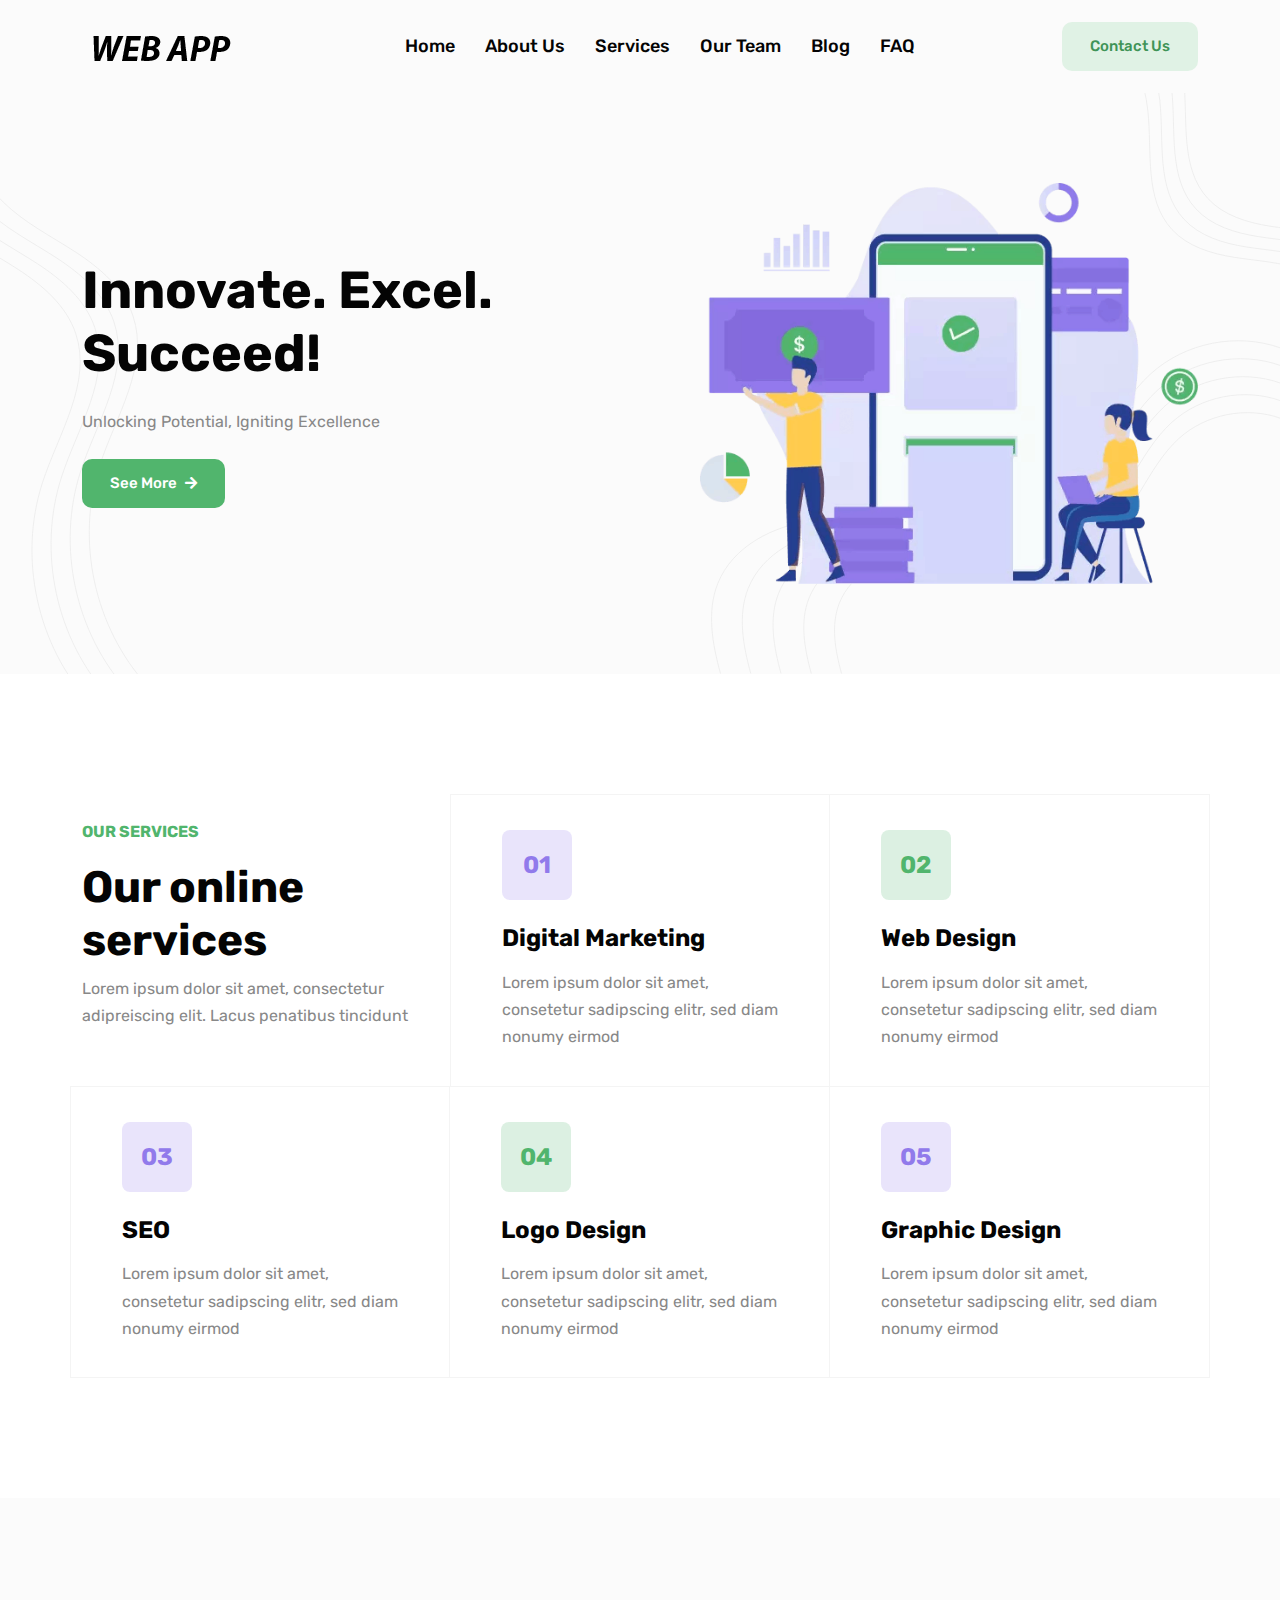
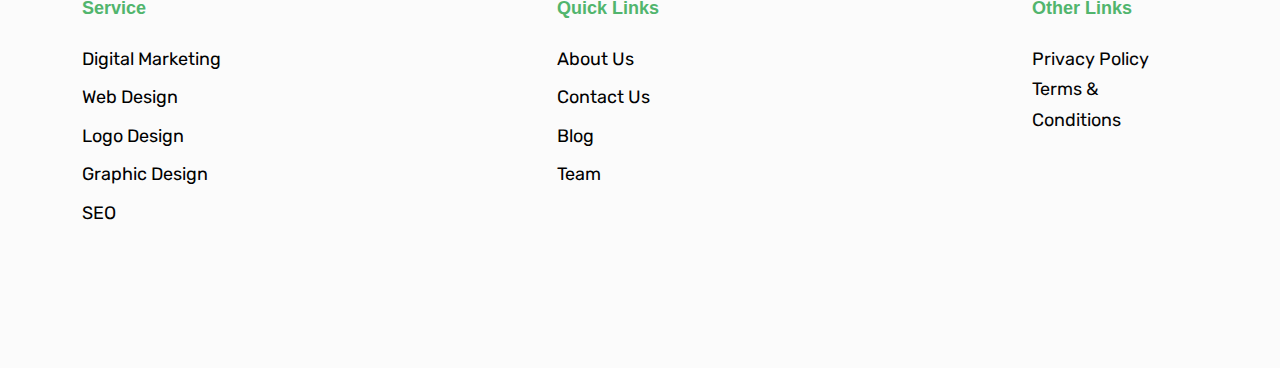
<file: pert4/template/index.html>
<!DOCTYPE html>

<html lang="en-us">

<head>
	<meta charset="utf-8">
	<title>Livewire and filament</title>
	<meta name="viewport" content="width=device-width, initial-scale=1, maximum-scale=5">
	<meta name="description" content="This is meta description">
	<meta name="author" content="Themefisher">
	<link rel="shortcut icon" href="images/favicon.png" type="image/x-icon">
	<link rel="icon" href="images/favicon.png" type="image/x-icon">

	<!-- # Google Fonts -->
	<link rel="preconnect" href="https://fonts.googleapis.com">
	<link rel="preconnect" href="https://fonts.gstatic.com" crossorigin>
	<link href="https://fonts.googleapis.com/css2?family=Rubik:wght@400;500;700&display=swap" rel="stylesheet">

	<!-- # CSS Plugins -->
	<link rel="stylesheet" href="plugins/slick/slick.css">
	<link rel="stylesheet" href="plugins/font-awesome/fontawesome.min.css">
	<link rel="stylesheet" href="plugins/font-awesome/brands.css">
	<link rel="stylesheet" href="plugins/font-awesome/solid.css">

	<!-- # Main Style Sheet -->
	<link rel="stylesheet" href="css/style.css">
</head>

<body>

<!-- navigation -->
<header class="navigation bg-tertiary">
	<nav class="navbar navbar-expand-xl navbar-light text-center py-3">
		<div class="container">
			<a class="navbar-brand" href="index.html">
				<img loading="prelaod" decoding="async" class="img-fluid" width="160" src="images/logo.png" alt="Wallet">
			</a>
			<button class="navbar-toggler" type="button" data-bs-toggle="collapse" data-bs-target="#navbarSupportedContent" aria-controls="navbarSupportedContent" aria-expanded="false" aria-label="Toggle navigation"> <span class="navbar-toggler-icon"></span>
			</button>
			<div class="collapse navbar-collapse" id="navbarSupportedContent">
				<ul class="navbar-nav m-auto mb-2 mb-lg-0">
					<li class="nav-item"> <a class="nav-link" href="index.html">Home</a></li>
					<li class="nav-item "> <a class="nav-link" href="about.html">About Us</a></li>
					<li class="nav-item "> <a class="nav-link" href="services.html">Services</a></li>
					<li class="nav-item "> <a class="nav-link" href="team.html">Our Team</a></li>
					<li class="nav-item "><a class="nav-link " href="blog.html">Blog</a></li>
					<li class="nav-item "><a class="nav-link " href="faq.html">FAQ</a></li>
				</ul>
				<a href="#!" class="btn btn-outline-primary">Contact Us</a>				
			</div>
		</div>
	</nav>
</header>
<!-- /navigation -->

<div class="modal applyLoanModal fade" id="applyLoan" tabindex="-1" aria-labelledby="applyLoanLabel" aria-hidden="true">
  <div class="modal-dialog modal-dialog-centered">
    <div class="modal-content">
      <div class="modal-header border-bottom-0">
        <h4 class="modal-title" id="exampleModalLabel">How much do you need?</h4>
        <button type="button" class="btn-close" data-bs-dismiss="modal" aria-label="Close"></button>
      </div>
      <div class="modal-body">
        <form action="#!" method="post">
          <div class="row">
            <div class="col-lg-6 mb-4 pb-2">
              <div class="form-group">
                <label for="loan_amount" class="form-label">Amount</label>
                <input type="number" class="form-control shadow-none" id="loan_amount" placeholder="ex: 25000">
              </div>
            </div>
            <div class="col-lg-6 mb-4 pb-2">
              <div class="form-group">
                <label for="loan_how_long_for" class="form-label">How long for?</label>
                <input type="number" class="form-control shadow-none" id="loan_how_long_for" placeholder="ex: 12">
              </div>
            </div>
            <div class="col-lg-12 mb-4 pb-2">
              <div class="form-group">
                <label for="loan_repayment" class="form-label">Repayment</label>
                <input type="number" class="form-control shadow-none" id="loan_repayment" disabled>
              </div>
            </div>
            <div class="col-lg-6 mb-4 pb-2">
              <div class="form-group">
                <label for="loan_full_name" class="form-label">Full Name</label>
                <input type="text" class="form-control shadow-none" id="loan_full_name">
              </div>
            </div>
            <div class="col-lg-6 mb-4 pb-2">
              <div class="form-group">
                <label for="loan_email_address" class="form-label">Email address</label>
                <input type="email" class="form-control shadow-none" id="loan_email_address">
              </div>
            </div>
            <div class="col-lg-12">
              <button type="submit" class="btn btn-primary w-100">Get Your Loan Now</button>
            </div>
          </div>
        </form>
      </div>
    </div>
  </div>
</div>

<section class="banner bg-tertiary position-relative overflow-hidden">
  <div class="container">
    <div class="row align-items-center justify-content-center">
      <div class="col-lg-6 mb-5 mb-lg-0">
        <div class="block text-center text-lg-start pe-0 pe-xl-5">
          <h1 class="text-capitalize mb-4">Innovate. Excel. Succeed!</h1>
          <p class="mb-4">Unlocking Potential, Igniting Excellence</p> <a type="button"
            class="btn btn-primary" href="#" data-bs-toggle="modal" data-bs-target="#applyLoan">See More<span style="font-size: 14px;" class="ms-2 fas fa-arrow-right"></span></a>
        </div>
      </div>
      <div class="col-lg-6">
        <div class="ps-lg-5 text-center">
          <img loading="lazy" decoding="async"
            src="images/about-us.png"
            alt="banner image" class="w-100">
        </div>
      </div>
    </div>
  </div>
  <div class="has-shapes">
    <svg class="shape shape-left text-light" viewBox="0 0 192 752" fill="none" xmlns="http://www.w3.org/2000/svg">
      <path
        d="M-30.883 0C-41.3436 36.4248 -22.7145 75.8085 4.29154 102.398C31.2976 128.987 65.8677 146.199 97.6457 166.87C129.424 187.542 160.139 213.902 172.162 249.847C193.542 313.799 149.886 378.897 129.069 443.036C97.5623 540.079 122.109 653.229 191 728.495"
        stroke="currentColor" stroke-miterlimit="10" />
      <path
        d="M-55.5959 7.52271C-66.0565 43.9475 -47.4274 83.3312 -20.4214 109.92C6.58466 136.51 41.1549 153.722 72.9328 174.393C104.711 195.064 135.426 221.425 147.449 257.37C168.829 321.322 125.174 386.42 104.356 450.559C72.8494 547.601 97.3965 660.752 166.287 736.018"
        stroke="currentColor" stroke-miterlimit="10" />
      <path
        d="M-80.3302 15.0449C-90.7909 51.4697 -72.1617 90.8535 -45.1557 117.443C-18.1497 144.032 16.4205 161.244 48.1984 181.915C79.9763 202.587 110.691 228.947 122.715 264.892C144.095 328.844 100.439 393.942 79.622 458.081C48.115 555.123 72.6622 668.274 141.552 743.54"
        stroke="currentColor" stroke-miterlimit="10" />
      <path
        d="M-105.045 22.5676C-115.506 58.9924 -96.8766 98.3762 -69.8706 124.965C-42.8646 151.555 -8.29436 168.767 23.4835 189.438C55.2615 210.109 85.9766 236.469 98.0001 272.415C119.38 336.367 75.7243 401.464 54.9072 465.604C23.4002 562.646 47.9473 675.796 116.838 751.063"
        stroke="currentColor" stroke-miterlimit="10" />
    </svg>
    <svg class="shape shape-right text-light" viewBox="0 0 731 746" fill="none" xmlns="http://www.w3.org/2000/svg">
      <path
        d="M12.1794 745.14C1.80036 707.275 -5.75764 666.015 8.73984 629.537C27.748 581.745 80.4729 554.968 131.538 548.843C182.604 542.703 234.032 552.841 285.323 556.748C336.615 560.64 391.543 557.276 433.828 527.964C492.452 487.323 511.701 408.123 564.607 360.255C608.718 320.353 675.307 307.183 731.29 327.323"
        stroke="currentColor" stroke-miterlimit="10" />
      <path
        d="M51.0253 745.14C41.2045 709.326 34.0538 670.284 47.7668 635.783C65.7491 590.571 115.623 565.242 163.928 559.449C212.248 553.641 260.884 563.235 309.4 566.931C357.916 570.627 409.887 567.429 449.879 539.701C505.35 501.247 523.543 426.331 573.598 381.059C615.326 343.314 678.324 330.853 731.275 349.906"
        stroke="currentColor" stroke-miterlimit="10" />
      <path
        d="M89.8715 745.14C80.6239 711.363 73.8654 674.568 86.8091 642.028C103.766 599.396 150.788 575.515 196.347 570.054C241.906 564.578 287.767 573.629 333.523 577.099C379.278 580.584 428.277 577.567 465.976 551.423C518.279 515.172 535.431 444.525 582.62 401.832C621.964 366.229 681.356 354.493 731.291 372.46"
        stroke="currentColor" stroke-miterlimit="10" />
      <path
        d="M128.718 745.14C120.029 713.414 113.678 678.838 125.837 648.274C141.768 608.221 185.939 585.788 228.737 580.659C271.536 575.515 314.621 584.008 357.6 587.282C400.58 590.556 446.607 587.719 482.028 563.16C531.163 529.111 547.275 462.733 591.612 422.635C628.572 389.19 684.375 378.162 731.276 395.043"
        stroke="currentColor" stroke-miterlimit="10" />
      <path
        d="M167.564 745.14C159.432 715.451 153.504 683.107 164.863 654.519C179.753 617.046 221.088 596.062 261.126 591.265C301.164 586.452 341.473 594.402 381.677 597.465C421.88 600.527 464.95 597.872 498.094 574.896C544.061 543.035 559.146 480.942 600.617 443.423C635.194 412.135 687.406 401.817 731.276 417.612"
        stroke="currentColor" stroke-miterlimit="10" />
      <path
        d="M817.266 289.466C813.108 259.989 787.151 237.697 759.261 227.271C731.372 216.846 701.077 215.553 671.666 210.904C642.254 206.24 611.795 197.156 591.664 175.224C555.853 136.189 566.345 75.5336 560.763 22.8649C552.302 -56.8256 498.487 -130.133 425 -162.081"
        stroke="currentColor" stroke-miterlimit="10" />
      <path
        d="M832.584 276.159C828.427 246.683 802.469 224.391 774.58 213.965C746.69 203.539 716.395 202.246 686.984 197.598C657.573 192.934 627.114 183.85 606.982 161.918C571.172 122.883 581.663 62.2275 576.082 9.55873C567.62 -70.1318 513.806 -143.439 440.318 -175.387"
        stroke="currentColor" stroke-miterlimit="10" />
      <path
        d="M847.904 262.853C843.747 233.376 817.789 211.084 789.9 200.659C762.011 190.233 731.716 188.94 702.304 184.292C672.893 179.627 642.434 170.544 622.303 148.612C586.492 109.577 596.983 48.9211 591.402 -3.74766C582.94 -83.4382 529.126 -156.746 455.638 -188.694"
        stroke="currentColor" stroke-miterlimit="10" />
      <path
        d="M863.24 249.547C859.083 220.07 833.125 197.778 805.236 187.353C777.347 176.927 747.051 175.634 717.64 170.986C688.229 166.321 657.77 157.237 637.639 135.306C601.828 96.2707 612.319 35.6149 606.738 -17.0538C598.276 -96.7443 544.462 -170.052 470.974 -202"
        stroke="currentColor" stroke-miterlimit="10" />
    </svg>
  </div>
</section>

<section class="section">
  <div class="container">
    <div class="row">
      <div class="col-lg-4 col-md-6">
        <div class="section-title pt-4">
          <p class="text-primary text-uppercase fw-bold mb-3">Our Services</p>
          <h1>Our online services</h1>
          <p>Lorem ipsum dolor sit amet, consectetur adipreiscing elit. Lacus penatibus tincidunt</p>
        </div>
      </div>
      <div class="col-lg-4 col-md-6 service-item">
        <a class="text-black" href="service-details.html">
          <div class="block"> <span class="colored-box text-center h3 mb-4">01</span>
            <h3 class="mb-3 service-title">Digital Marketing</h3>
            <p class="mb-0 service-description">Lorem ipsum dolor sit amet, consetetur sadipscing elitr, sed diam nonumy
              eirmod</p>
          </div>
        </a>
      </div>
      <div class="col-lg-4 col-md-6 service-item">
        <a class="text-black" href="service-details.html">
          <div class="block"> <span class="colored-box text-center h3 mb-4">02</span>
            <h3 class="mb-3 service-title">Web Design</h3>
            <p class="mb-0 service-description">Lorem ipsum dolor sit amet, consetetur sadipscing elitr, sed diam nonumy
              eirmod</p>
          </div>
        </a>
      </div>
      <div class="col-lg-4 col-md-6 service-item">
        <a class="text-black" href="service-details.html">
          <div class="block"> <span class="colored-box text-center h3 mb-4">03</span>
            <h3 class="mb-3 service-title">SEO</h3>
            <p class="mb-0 service-description">Lorem ipsum dolor sit amet, consetetur sadipscing elitr, sed diam nonumy
              eirmod</p>
          </div>
        </a>
      </div>
      <div class="col-lg-4 col-md-6 service-item">
        <a class="text-black" href="service-details.html">
          <div class="block"> <span class="colored-box text-center h3 mb-4">04</span>
            <h3 class="mb-3 service-title">Logo Design</h3>
            <p class="mb-0 service-description">Lorem ipsum dolor sit amet, consetetur sadipscing elitr, sed diam nonumy
              eirmod</p>
          </div>
        </a>
      </div>
      <div class="col-lg-4 col-md-6 service-item">
        <a class="text-black" href="service-details.html">
          <div class="block"> <span class="colored-box text-center h3 mb-4">05</span>
            <h3 class="mb-3 service-title">Graphic Design</h3>
            <p class="mb-0 service-description">Lorem ipsum dolor sit amet, consetetur sadipscing elitr, sed diam nonumy
              eirmod</p>
          </div>
        </a>
      </div>
    </div>
  </div>
</section>




<footer class="section-sm bg-tertiary">
	<div class="container">
		<div class="row justify-content-between">
			<div class="col-lg-2 col-md-4 col-6 mb-4">
				<div class="footer-widget">
					<h5 class="mb-4 text-primary font-secondary">Service</h5>
					<ul class="list-unstyled">
						<li class="mb-2"><a href="service-details.html">Digital Marketing</a>
						</li>
						<li class="mb-2"><a href="service-details.html">Web Design</a>
						</li>
						<li class="mb-2"><a href="service-details.html">Logo Design</a>
						</li>
						<li class="mb-2"><a href="service-details.html">Graphic Design</a>
						</li>
						<li class="mb-2"><a href="service-details.html">SEO</a>
						</li>
					</ul>
				</div>
			</div>
			<div class="col-lg-2 col-md-4 col-6 mb-4">
				<div class="footer-widget">
					<h5 class="mb-4 text-primary font-secondary">Quick Links</h5>
					<ul class="list-unstyled">
						<li class="mb-2"><a href="#!">About Us</a>
						</li>
						<li class="mb-2"><a href="#!">Contact Us</a>
						</li>
						<li class="mb-2"><a href="#!">Blog</a>
						</li>
						<li class="mb-2"><a href="#!">Team</a>
						</li>
					</ul>
				</div>
			</div>
			<div class="col-lg-2 col-md-4 col-6 mb-4">
				<div class="footer-widget">
					<h5 class="mb-4 text-primary font-secondary">Other Links</h5>
					<ul class="list-unstyled">
						<li class="list-inline-item me-4"><a class="text-black" href="privacy-policy.html">Privacy Policy</a>
                        </li>
						<li class="list-inline-item me-4"><a class="text-black" href="terms.html">Terms &amp; Conditions</a>
                        </li>
					</ul>
				</div>
			</div>			
		</div>
		
	</div>
</footer>

<!-- # JS Plugins -->
<script src="plugins/jquery/jquery.min.js"></script>
<script src="plugins/bootstrap/bootstrap.min.js"></script>

<!-- Main Script -->
<script src="js/script.js"></script>

</body>
</html>
</file>
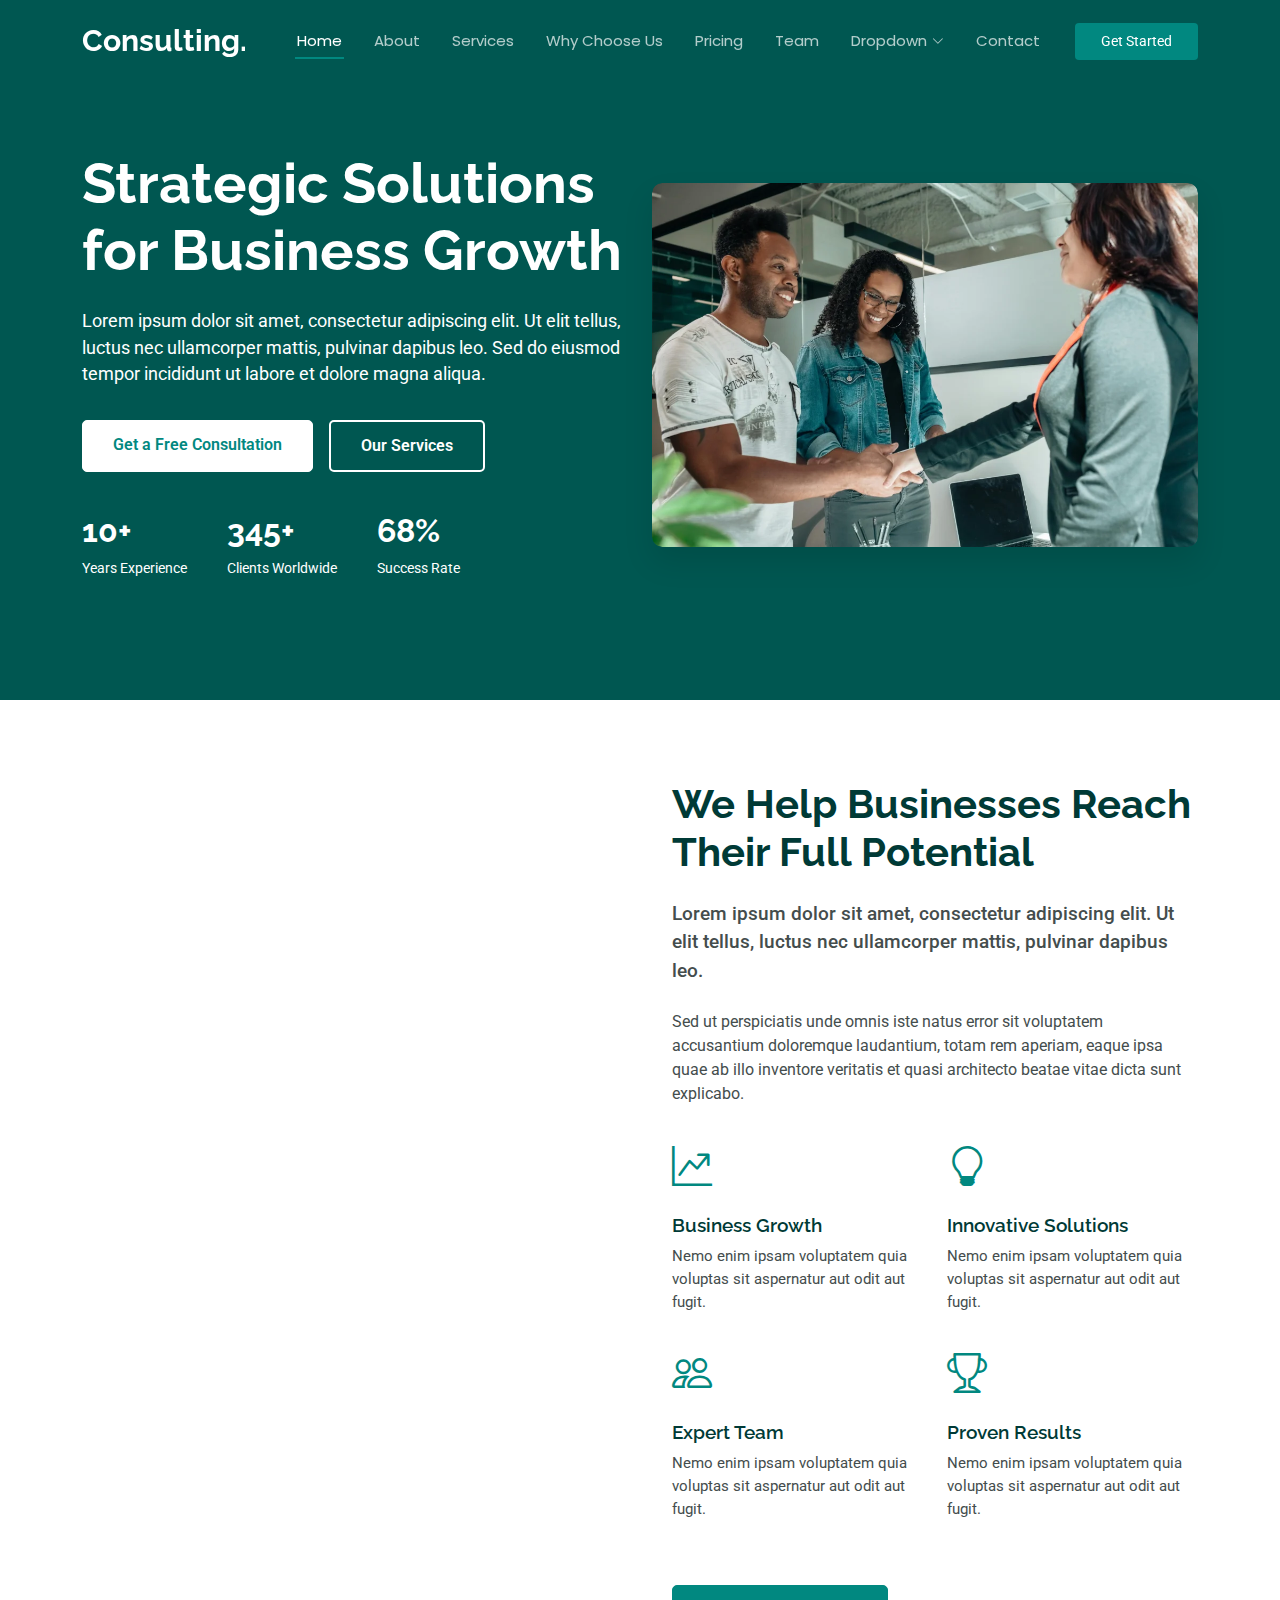
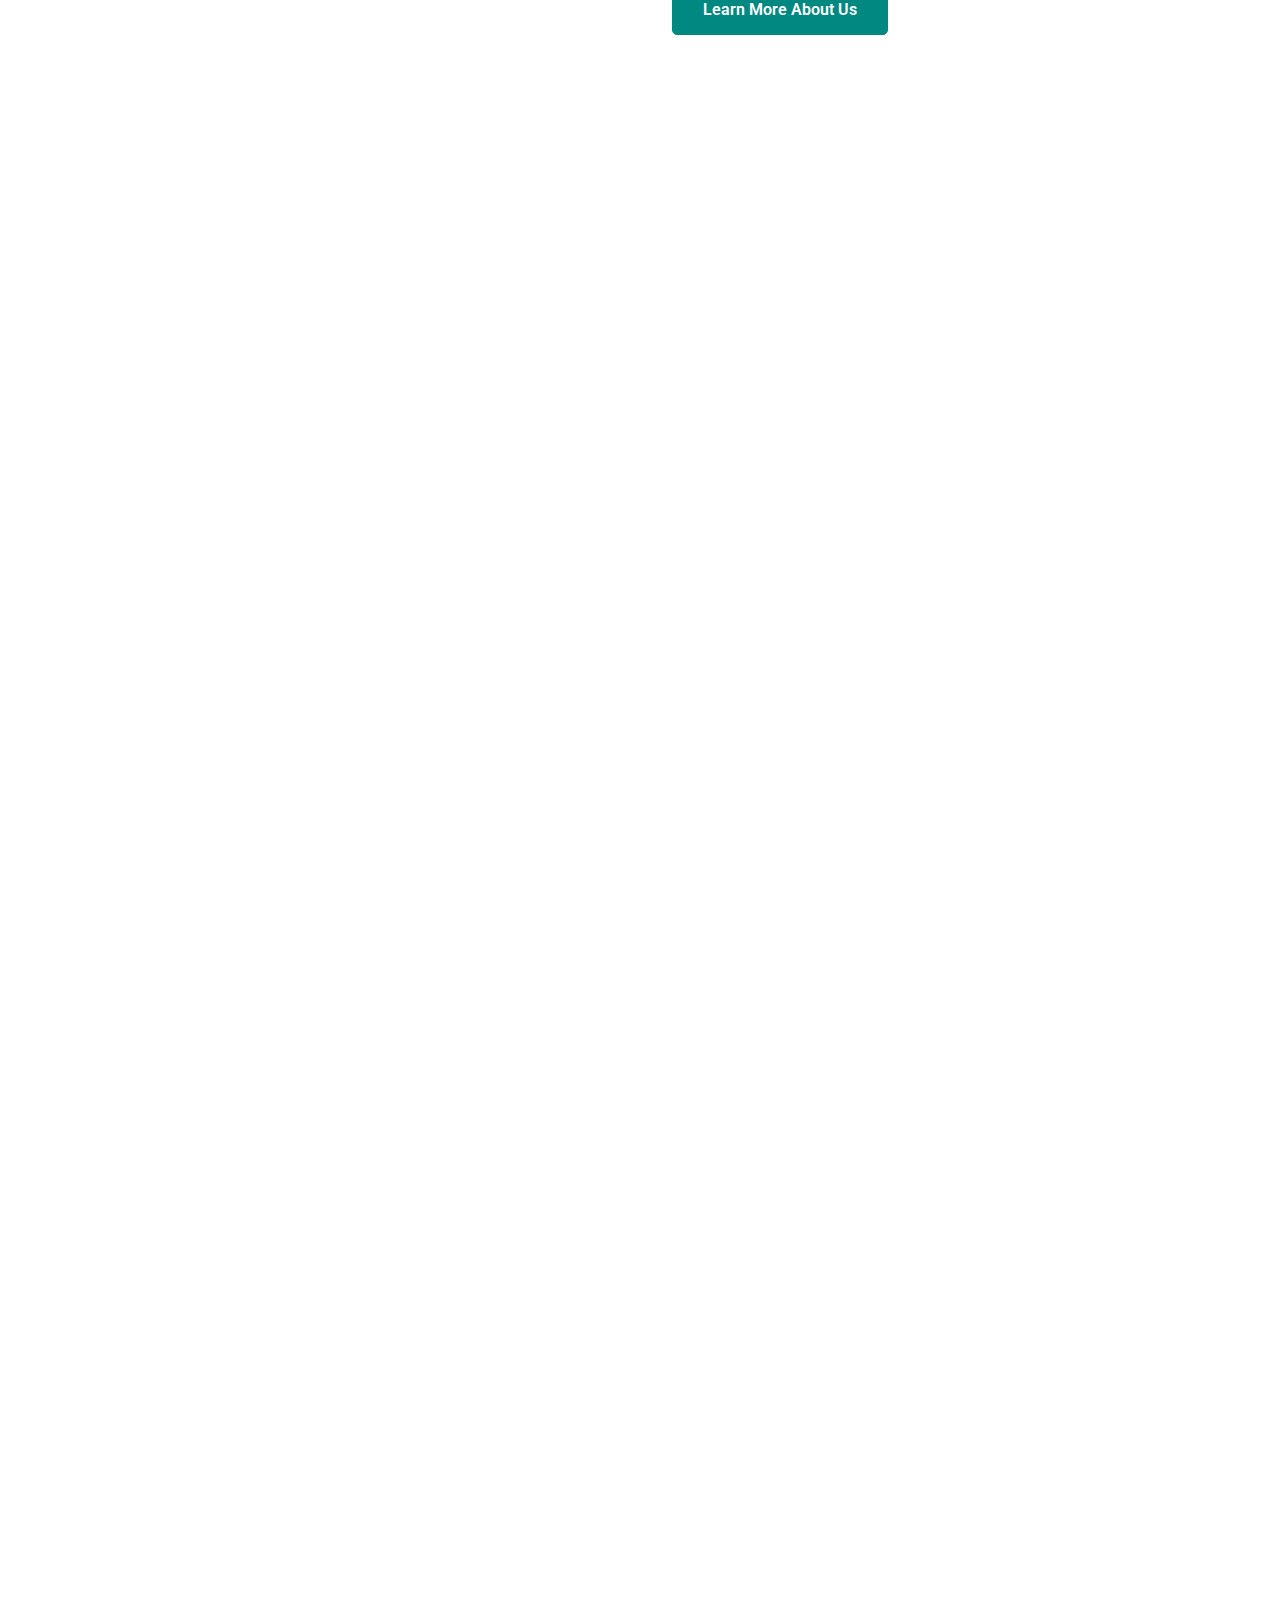
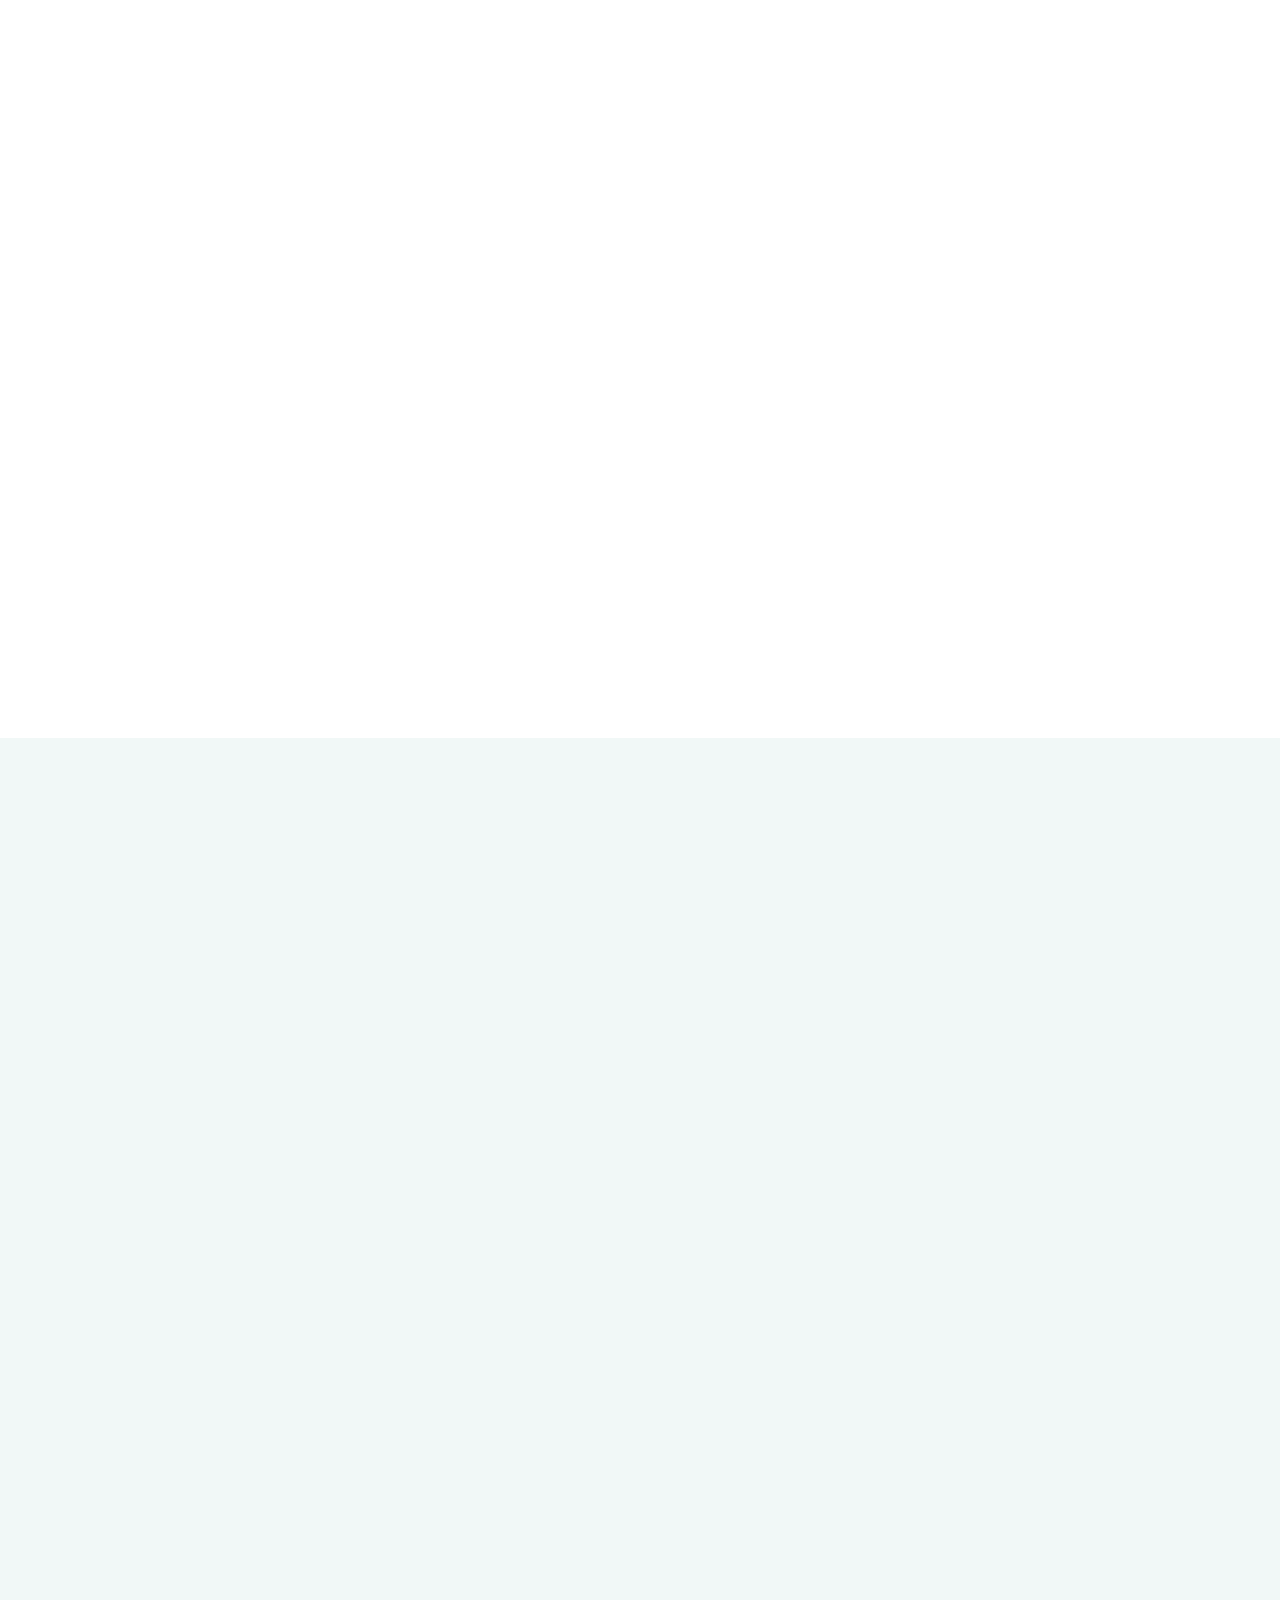
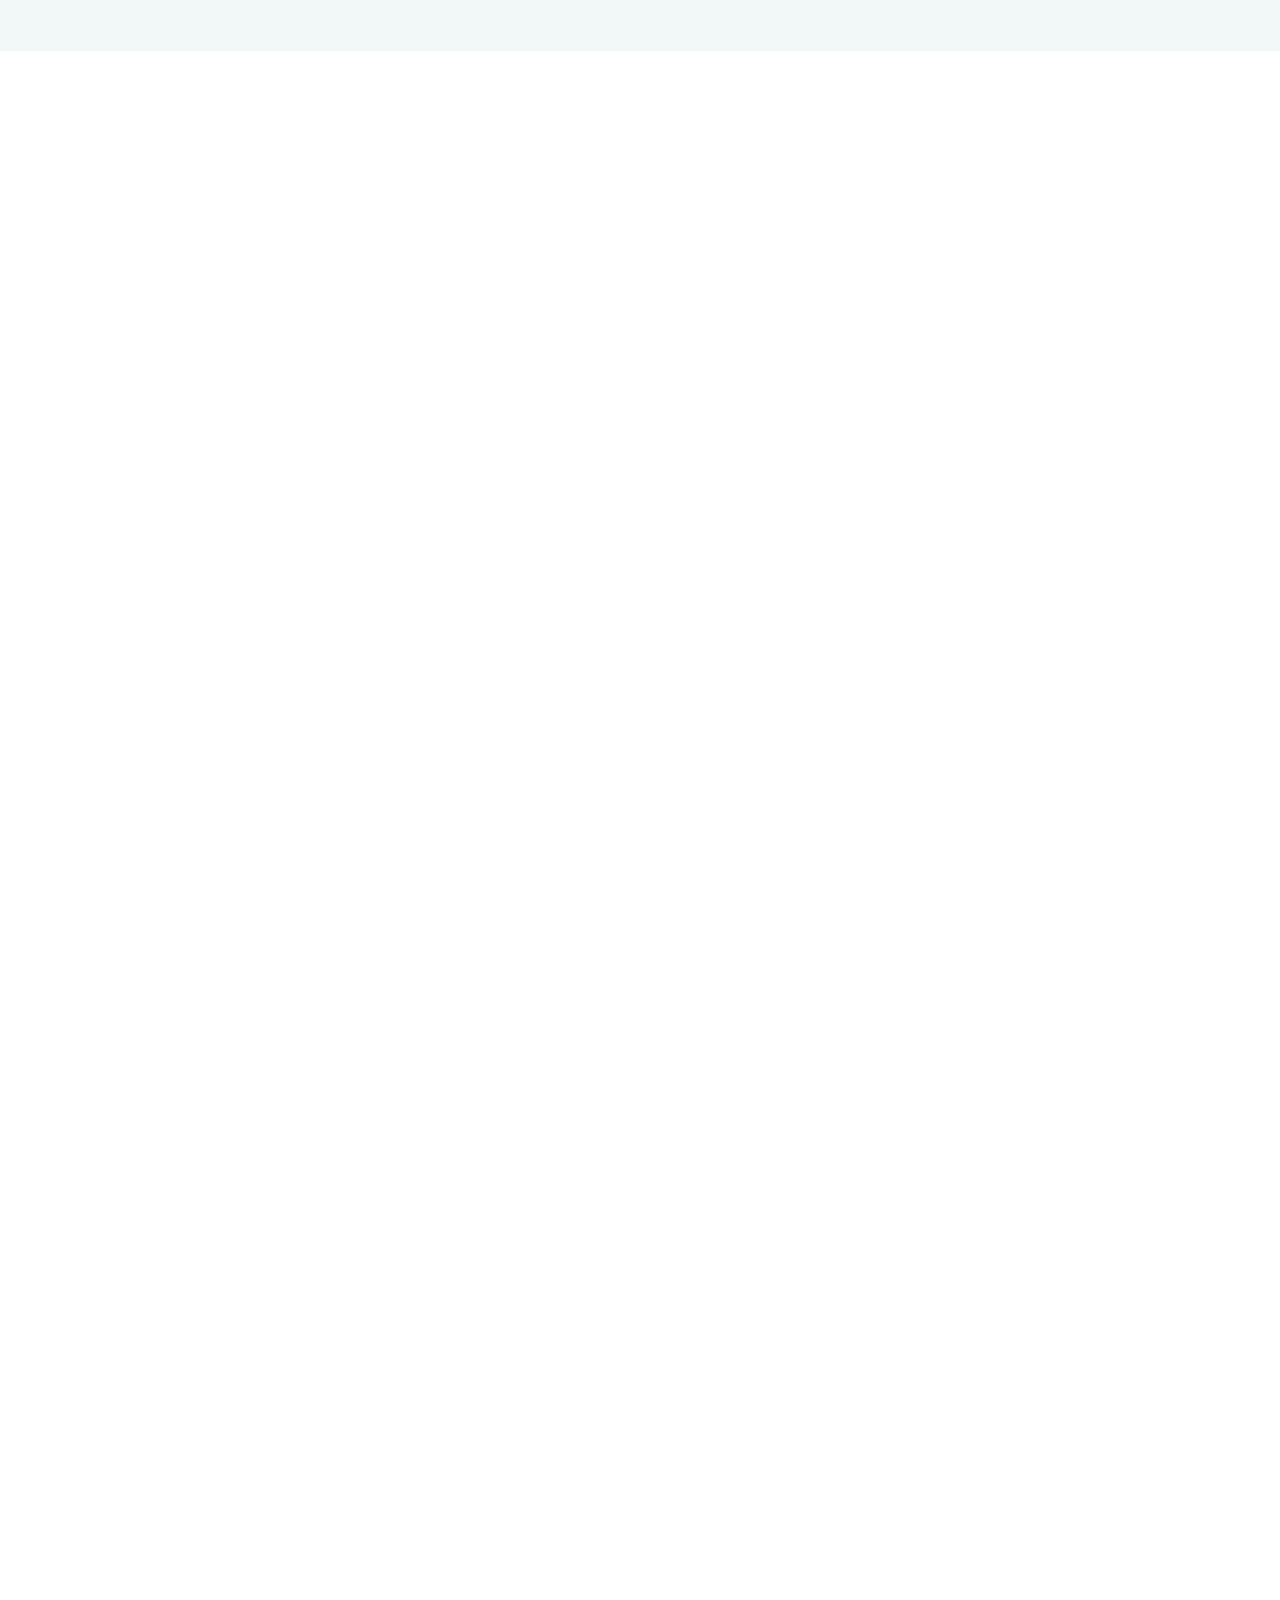
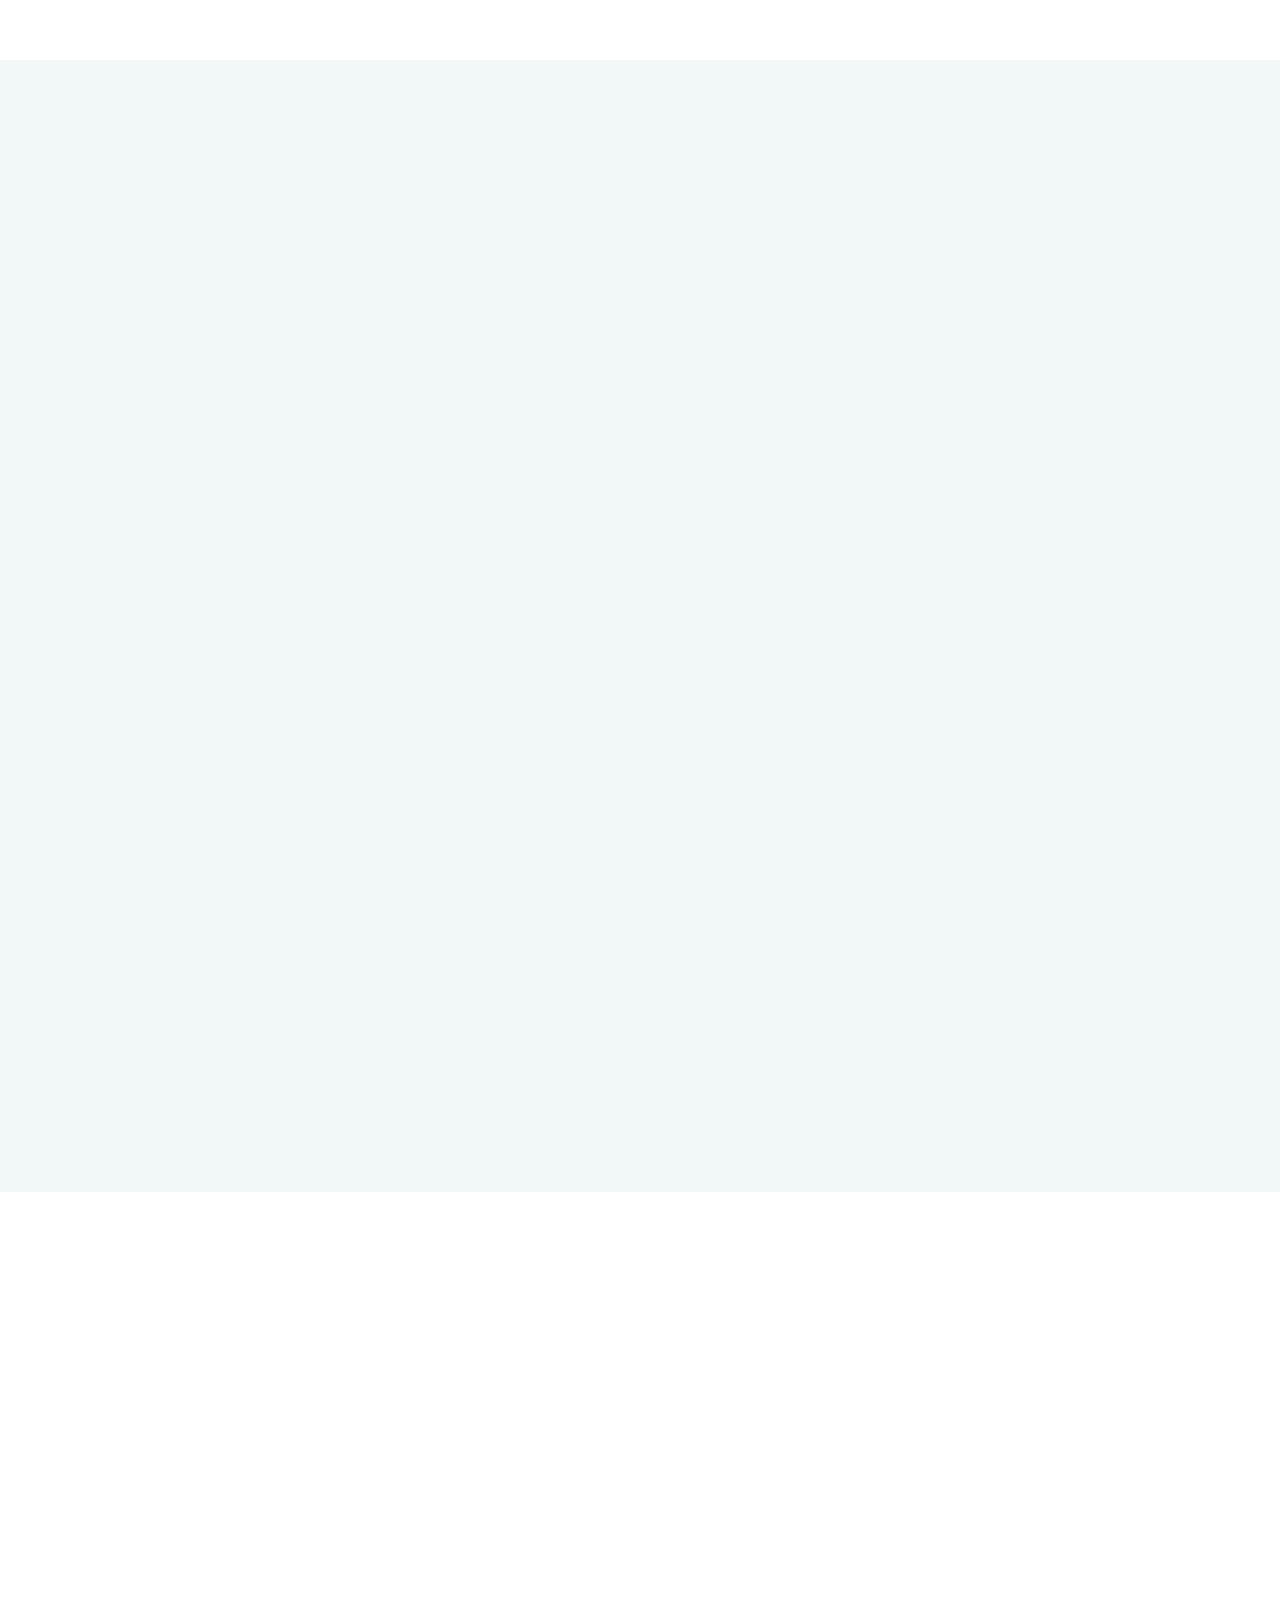
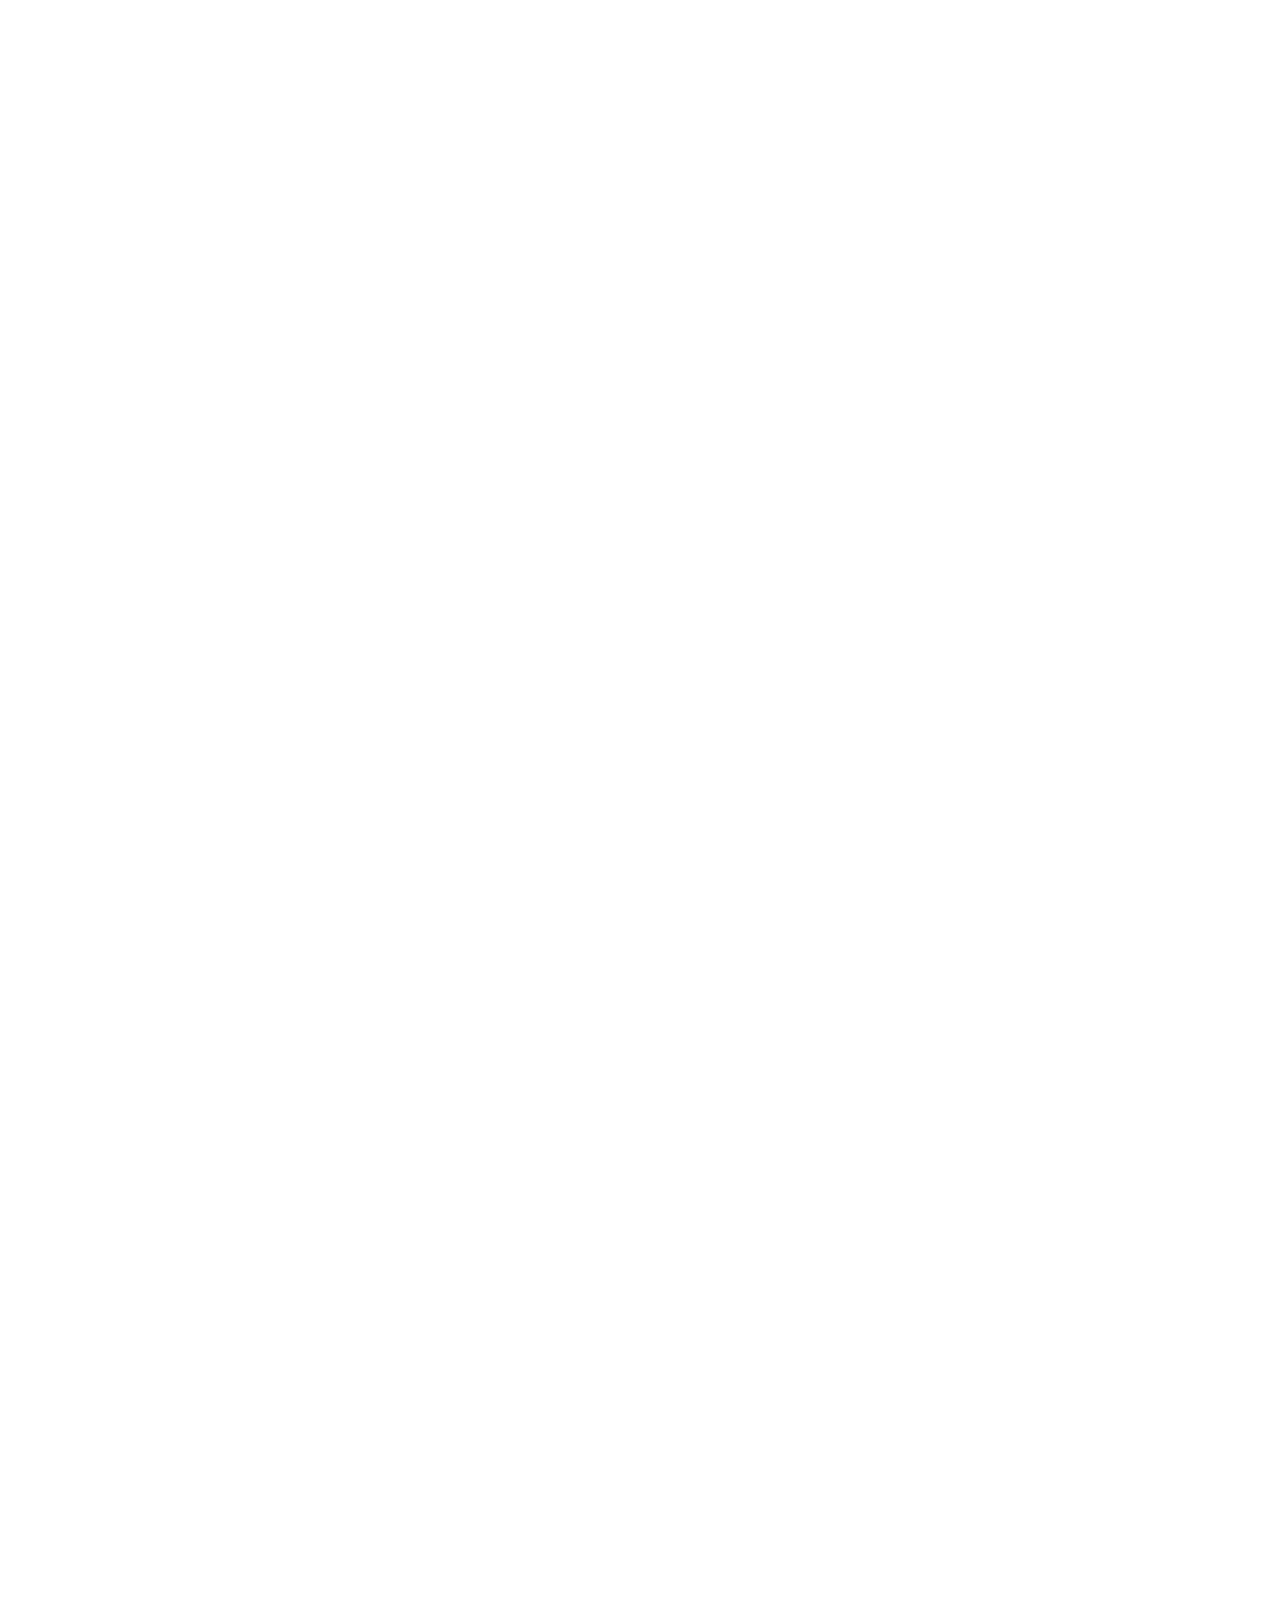
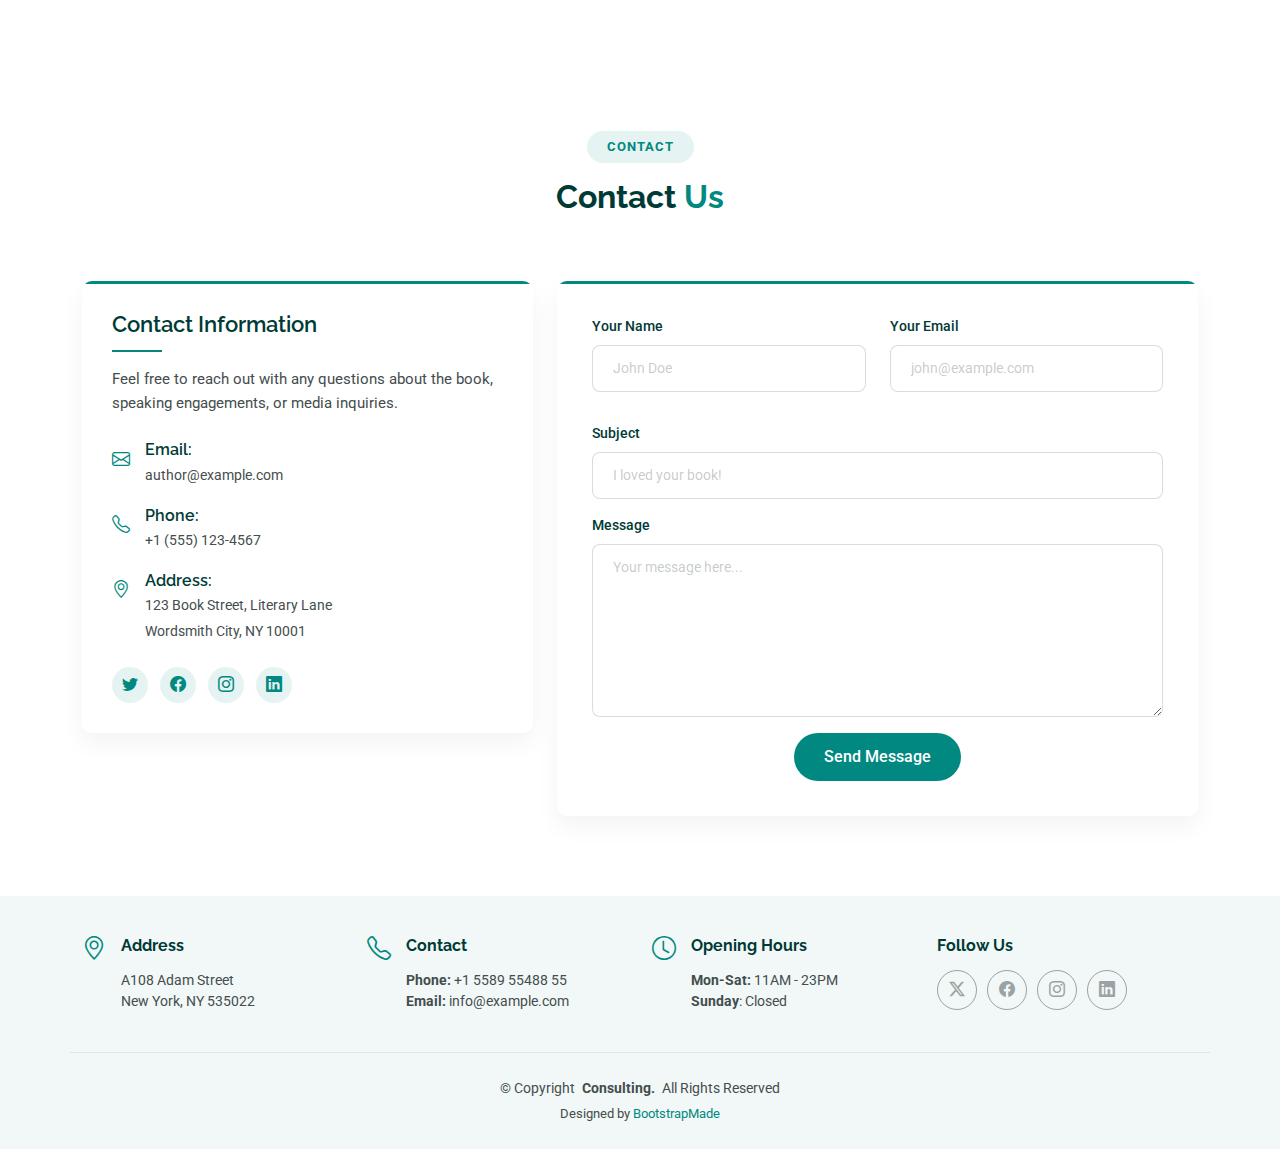
<file: UTS/coding/template/index.html>
<!DOCTYPE html>
<html lang="en">

<head>
  <meta charset="utf-8">
  <meta content="width=device-width, initial-scale=1.0" name="viewport">
  <title>Index - Consulting Bootstrap Template</title>
  <meta name="description" content="">
  <meta name="keywords" content="">

  <!-- Favicons -->
  <link href="assets/img/favicon.png" rel="icon">
  <link href="assets/img/apple-touch-icon.png" rel="apple-touch-icon">

  <!-- Fonts -->
  <link href="https://fonts.googleapis.com" rel="preconnect">
  <link href="https://fonts.gstatic.com" rel="preconnect" crossorigin>
  <link href="https://fonts.googleapis.com/css2?family=Roboto:ital,wght@0,100;0,300;0,400;0,500;0,700;0,900;1,100;1,300;1,400;1,500;1,700;1,900&family=Poppins:ital,wght@0,100;0,200;0,300;0,400;0,500;0,600;0,700;0,800;0,900;1,100;1,200;1,300;1,400;1,500;1,600;1,700;1,800;1,900&family=Raleway:ital,wght@0,100;0,200;0,300;0,400;0,500;0,600;0,700;0,800;0,900;1,100;1,200;1,300;1,400;1,500;1,600;1,700;1,800;1,900&display=swap" rel="stylesheet">

  <!-- Vendor CSS Files -->
  <link href="assets/vendor/bootstrap/css/bootstrap.min.css" rel="stylesheet">
  <link href="assets/vendor/bootstrap-icons/bootstrap-icons.css" rel="stylesheet">
  <link href="assets/vendor/aos/aos.css" rel="stylesheet">
  <link href="assets/vendor/swiper/swiper-bundle.min.css" rel="stylesheet">

  <!-- Main CSS File -->
  <link href="assets/css/main.css" rel="stylesheet">

  <!-- =======================================================
  * Template Name: Consulting
  * Template URL: https://bootstrapmade.com/bootstrap-consulting-website-template/
  * Updated: May 01 2025 with Bootstrap v5.3.5
  * Author: BootstrapMade.com
  * License: https://bootstrapmade.com/license/
  ======================================================== -->
</head>

<body class="index-page">

  <header id="header" class="header d-flex align-items-center fixed-top">
    <div class="container position-relative d-flex align-items-center justify-content-between">

      <a href="index.html" class="logo d-flex align-items-center me-auto me-xl-0">
        <!-- Uncomment the line below if you also wish to use an image logo -->
        <!-- <img src="assets/img/logo.webp" alt=""> -->
        <h1 class="sitename">Consulting.</h1>
      </a>

      <nav id="navmenu" class="navmenu">
        <ul>
          <li><a href="#hero" class="active">Home</a></li>
          <li><a href="#about">About</a></li>
          <li><a href="#services">Services</a></li>
          <li><a href="#why-choose-us">Why Choose Us</a></li>
          <li><a href="#pricing">Pricing</a></li>
          <li><a href="#team">Team</a></li>
          <li class="dropdown"><a href="#"><span>Dropdown</span> <i class="bi bi-chevron-down toggle-dropdown"></i></a>
            <ul>
              <li><a href="#">Dropdown 1</a></li>
              <li class="dropdown"><a href="#"><span>Deep Dropdown</span> <i class="bi bi-chevron-down toggle-dropdown"></i></a>
                <ul>
                  <li><a href="#">Deep Dropdown 1</a></li>
                  <li><a href="#">Deep Dropdown 2</a></li>
                  <li><a href="#">Deep Dropdown 3</a></li>
                  <li><a href="#">Deep Dropdown 4</a></li>
                  <li><a href="#">Deep Dropdown 5</a></li>
                </ul>
              </li>
              <li><a href="#">Dropdown 2</a></li>
              <li><a href="#">Dropdown 3</a></li>
              <li><a href="#">Dropdown 4</a></li>
            </ul>
          </li>
          <li><a href="#contact">Contact</a></li>
        </ul>
        <i class="mobile-nav-toggle d-xl-none bi bi-list"></i>
      </nav>

      <a class="btn-getstarted" href="#consultation">Get Started</a>

    </div>
  </header>

  <main class="main">

    <!-- Hero Section -->
    <section id="hero" class="hero section dark-background">
      <div class="container" data-aos="fade-up" data-aos-delay="100">
        <div class="row align-items-center">
          <div class="col-lg-6">
            <div class="hero-content" data-aos="fade-up" data-aos-delay="200">
              <h2>Strategic Solutions for Business Growth</h2>
              <p>Lorem ipsum dolor sit amet, consectetur adipiscing elit. Ut elit tellus, luctus nec ullamcorper mattis, pulvinar dapibus leo. Sed do eiusmod tempor incididunt ut labore et dolore magna aliqua.</p>
              <div class="hero-btns">
                <a href="#consultation" class="btn btn-primary">Get a Free Consultation</a>
                <a href="#services" class="btn btn-outline">Our Services</a>
              </div>
              <div class="hero-stats">
                <div class="stat-item">
                  <h3><span data-purecounter-start="0" data-purecounter-end="15" data-purecounter-duration="1" class="purecounter"></span>+</h3>
                  <p>Years Experience</p>
                </div>
                <div class="stat-item">
                  <h3><span data-purecounter-start="0" data-purecounter-end="500" data-purecounter-duration="1" class="purecounter"></span>+</h3>
                  <p>Clients Worldwide</p>
                </div>
                <div class="stat-item">
                  <h3><span data-purecounter-start="0" data-purecounter-end="98" data-purecounter-duration="1" class="purecounter"></span>%</h3>
                  <p>Success Rate</p>
                </div>
              </div>
            </div>
          </div>
          <div class="col-lg-6">
            <div class="hero-image" data-aos="zoom-out" data-aos-delay="300">
              <img src="assets/img/about/about-21.webp" alt="Consulting Services" class="img-fluid">
            </div>
          </div>
        </div>
      </div>
    </section><!-- /Hero Section -->

    <!-- About Section -->
    <section id="about" class="about section">

      <div class="container" data-aos="fade-up" data-aos-delay="100">

        <div class="row align-items-center">
          <div class="col-lg-6" data-aos="zoom-out" data-aos-delay="200">
            <div class="about-image">
              <img src="assets/img/about/about-square-12.webp" alt="About Our Consulting Firm" class="img-fluid main-image">
              <div class="experience-badge">
                <span class="years">15+</span>
                <span class="text">Years of Experience</span>
              </div>
            </div>
          </div>

          <div class="col-lg-6" data-aos="fade-up" data-aos-delay="300">
            <div class="about-content">
              <h2>We Help Businesses Reach Their Full Potential</h2>
              <p class="lead">Lorem ipsum dolor sit amet, consectetur adipiscing elit. Ut elit tellus, luctus nec ullamcorper mattis, pulvinar dapibus leo.</p>
              <p>Sed ut perspiciatis unde omnis iste natus error sit voluptatem accusantium doloremque laudantium, totam rem aperiam, eaque ipsa quae ab illo inventore veritatis et quasi architecto beatae vitae dicta sunt explicabo.</p>

              <div class="row features-row">
                <div class="col-md-6">
                  <div class="feature-item">
                    <div class="icon">
                      <i class="bi bi-graph-up-arrow"></i>
                    </div>
                    <h4>Business Growth</h4>
                    <p>Nemo enim ipsam voluptatem quia voluptas sit aspernatur aut odit aut fugit.</p>
                  </div>
                </div>

                <div class="col-md-6">
                  <div class="feature-item">
                    <div class="icon">
                      <i class="bi bi-lightbulb"></i>
                    </div>
                    <h4>Innovative Solutions</h4>
                    <p>Nemo enim ipsam voluptatem quia voluptas sit aspernatur aut odit aut fugit.</p>
                  </div>
                </div>

                <div class="col-md-6">
                  <div class="feature-item">
                    <div class="icon">
                      <i class="bi bi-people"></i>
                    </div>
                    <h4>Expert Team</h4>
                    <p>Nemo enim ipsam voluptatem quia voluptas sit aspernatur aut odit aut fugit.</p>
                  </div>
                </div>

                <div class="col-md-6">
                  <div class="feature-item">
                    <div class="icon">
                      <i class="bi bi-trophy"></i>
                    </div>
                    <h4>Proven Results</h4>
                    <p>Nemo enim ipsam voluptatem quia voluptas sit aspernatur aut odit aut fugit.</p>
                  </div>
                </div>
              </div>

              <div class="cta-button">
                <a href="#about" class="btn btn-primary">Learn More About Us</a>
              </div>
            </div>
          </div>
        </div>

      </div>

    </section><!-- /About Section -->

    <!-- Work Process Section -->
    <section id="work-process" class="work-process section">

      <!-- Section Title -->
      <div class="container section-title" data-aos="fade-up">
        <h2>Our Consulting Process</h2>
        <div><span>Check Our</span> <span class="description-title">Our Consulting Process</span></div>
      </div><!-- End Section Title -->

      <div class="container" data-aos="fade-up" data-aos-delay="100">

        <div class="row">
          <div class="col-lg-6" data-aos="fade-up" data-aos-delay="200">
            <div class="steps-content">
              <h2>Our Proven Consulting Process</h2>
              <p class="lead">Lorem ipsum dolor sit amet, consectetur adipiscing elit. Ut elit tellus, luctus nec ullamcorper mattis, pulvinar dapibus leo.</p>
              <p>Sed ut perspiciatis unde omnis iste natus error sit voluptatem accusantium doloremque laudantium, totam rem aperiam, eaque ipsa quae ab illo inventore veritatis et quasi architecto beatae vitae dicta sunt explicabo.</p>

              <div class="steps-cta">
                <a href="#contact" class="btn btn-primary">Start Your Project</a>
                <a href="#about" class="btn btn-outline">Learn More</a>
              </div>
            </div>
          </div>

          <div class="col-lg-6" data-aos="zoom-out" data-aos-delay="300">
            <div class="steps-list">
              <div class="step-item">
                <div class="step-number">01</div>
                <div class="step-content">
                  <h3>Discovery &amp; Analysis</h3>
                  <p>Lorem ipsum dolor sit amet, consectetur adipiscing elit. Ut elit tellus, luctus nec ullamcorper mattis, pulvinar dapibus leo.</p>
                </div>
              </div>

              <div class="step-item">
                <div class="step-number">02</div>
                <div class="step-content">
                  <h3>Strategy Development</h3>
                  <p>Lorem ipsum dolor sit amet, consectetur adipiscing elit. Ut elit tellus, luctus nec ullamcorper mattis, pulvinar dapibus leo.</p>
                </div>
              </div>

              <div class="step-item">
                <div class="step-number">03</div>
                <div class="step-content">
                  <h3>Implementation</h3>
                  <p>Lorem ipsum dolor sit amet, consectetur adipiscing elit. Ut elit tellus, luctus nec ullamcorper mattis, pulvinar dapibus leo.</p>
                </div>
              </div>

              <div class="step-item">
                <div class="step-number">04</div>
                <div class="step-content">
                  <h3>Monitoring &amp; Optimization</h3>
                  <p>Lorem ipsum dolor sit amet, consectetur adipiscing elit. Ut elit tellus, luctus nec ullamcorper mattis, pulvinar dapibus leo.</p>
                </div>
              </div>

              <div class="step-item">
                <div class="step-number">05</div>
                <div class="step-content">
                  <h3>Evaluation &amp; Reporting</h3>
                  <p>Lorem ipsum dolor sit amet, consectetur adipiscing elit. Ut elit tellus, luctus nec ullamcorper mattis, pulvinar dapibus leo.</p>
                </div>
              </div>
            </div>
          </div>
        </div>

      </div>

    </section><!-- /Work Process Section -->

    <!-- Services Section -->
    <section id="services" class="services section">

      <!-- Section Title -->
      <div class="container section-title" data-aos="fade-up">
        <h2>Services</h2>
        <div><span>Check Our</span> <span class="description-title">Services</span></div>
      </div><!-- End Section Title -->

      <div class="container" data-aos="fade-up" data-aos-delay="100">

        <div class="row gy-4">
          <div class="col-lg-4 col-md-6" data-aos="fade-up" data-aos-delay="200">
            <div class="service-card">
              <div class="icon-box">
                <i class="bi bi-bar-chart-line"></i>
              </div>
              <h3>Strategic Planning</h3>
              <p>Lorem ipsum dolor sit amet, consectetur adipiscing elit. Ut elit tellus, luctus nec ullamcorper mattis, pulvinar dapibus leo.</p>
              <ul class="service-features">
                <li><i class="bi bi-check-circle"></i> Market Analysis</li>
                <li><i class="bi bi-check-circle"></i> Competitive Positioning</li>
                <li><i class="bi bi-check-circle"></i> Growth Strategies</li>
              </ul>
              <a href="service-details.html" class="read-more">Learn More <i class="bi bi-arrow-right"></i></a>
            </div>
          </div>

          <div class="col-lg-4 col-md-6" data-aos="fade-up" data-aos-delay="300">
            <div class="service-card">
              <div class="icon-box">
                <i class="bi bi-briefcase"></i>
              </div>
              <h3>Business Transformation</h3>
              <p>Lorem ipsum dolor sit amet, consectetur adipiscing elit. Ut elit tellus, luctus nec ullamcorper mattis, pulvinar dapibus leo.</p>
              <ul class="service-features">
                <li><i class="bi bi-check-circle"></i> Process Optimization</li>
                <li><i class="bi bi-check-circle"></i> Organizational Change</li>
                <li><i class="bi bi-check-circle"></i> Digital Transformation</li>
              </ul>
              <a href="service-details.html" class="read-more">Learn More <i class="bi bi-arrow-right"></i></a>
            </div>
          </div>

          <div class="col-lg-4 col-md-6" data-aos="fade-up" data-aos-delay="400">
            <div class="service-card">
              <div class="icon-box">
                <i class="bi bi-cash-coin"></i>
              </div>
              <h3>Financial Advisory</h3>
              <p>Lorem ipsum dolor sit amet, consectetur adipiscing elit. Ut elit tellus, luctus nec ullamcorper mattis, pulvinar dapibus leo.</p>
              <ul class="service-features">
                <li><i class="bi bi-check-circle"></i> Financial Analysis</li>
                <li><i class="bi bi-check-circle"></i> Investment Planning</li>
                <li><i class="bi bi-check-circle"></i> Risk Management</li>
              </ul>
              <a href="service-details.html" class="read-more">Learn More <i class="bi bi-arrow-right"></i></a>
            </div>
          </div>

          <div class="col-lg-4 col-md-6" data-aos="fade-up" data-aos-delay="500">
            <div class="service-card">
              <div class="icon-box">
                <i class="bi bi-people"></i>
              </div>
              <h3>Human Resources</h3>
              <p>Lorem ipsum dolor sit amet, consectetur adipiscing elit. Ut elit tellus, luctus nec ullamcorper mattis, pulvinar dapibus leo.</p>
              <ul class="service-features">
                <li><i class="bi bi-check-circle"></i> Talent Acquisition</li>
                <li><i class="bi bi-check-circle"></i> Performance Management</li>
                <li><i class="bi bi-check-circle"></i> Leadership Development</li>
              </ul>
              <a href="service-details.html" class="read-more">Learn More <i class="bi bi-arrow-right"></i></a>
            </div>
          </div>

          <div class="col-lg-4 col-md-6" data-aos="fade-up" data-aos-delay="600">
            <div class="service-card">
              <div class="icon-box">
                <i class="bi bi-laptop"></i>
              </div>
              <h3>Technology Consulting</h3>
              <p>Lorem ipsum dolor sit amet, consectetur adipiscing elit. Ut elit tellus, luctus nec ullamcorper mattis, pulvinar dapibus leo.</p>
              <ul class="service-features">
                <li><i class="bi bi-check-circle"></i> IT Strategy</li>
                <li><i class="bi bi-check-circle"></i> System Implementation</li>
                <li><i class="bi bi-check-circle"></i> Cybersecurity</li>
              </ul>
              <a href="service-details.html" class="read-more">Learn More <i class="bi bi-arrow-right"></i></a>
            </div>
          </div>

          <div class="col-lg-4 col-md-6" data-aos="fade-up" data-aos-delay="700">
            <div class="service-card">
              <div class="icon-box">
                <i class="bi bi-megaphone"></i>
              </div>
              <h3>Marketing Strategy</h3>
              <p>Lorem ipsum dolor sit amet, consectetur adipiscing elit. Ut elit tellus, luctus nec ullamcorper mattis, pulvinar dapibus leo.</p>
              <ul class="service-features">
                <li><i class="bi bi-check-circle"></i> Brand Development</li>
                <li><i class="bi bi-check-circle"></i> Digital Marketing</li>
                <li><i class="bi bi-check-circle"></i> Market Research</li>
              </ul>
              <a href="service-details.html" class="read-more">Learn More <i class="bi bi-arrow-right"></i></a>
            </div>
          </div>
        </div>

        <div class="text-center mt-5" data-aos="fade-up" data-aos-delay="800">
          <a href="#contact" class="btn btn-primary">Request a Consultation</a>
        </div>

      </div>

    </section><!-- /Services Section -->

    <!-- Consultation Section -->
    <section id="consultation" class="consultation section light-background">

      <!-- Section Title -->
      <div class="container section-title" data-aos="fade-up">
        <h2>Consultation Form</h2>
        <div><span>Schedule a&nbsp;</span> <span class="description-title">Consultation Form</span></div>
      </div><!-- End Section Title -->

      <div class="container" data-aos="fade-up" data-aos-delay="100">
        <div class="cta-wrapper">
          <div class="row align-items-center">
            <div class="col-lg-7" data-aos="fade-up" data-aos-delay="200">
              <div class="cta-content">
                <h2>Ready to Transform Your Business?</h2>
                <p>Lorem ipsum dolor sit amet, consectetur adipiscing elit. Ut elit tellus, luctus nec ullamcorper mattis, pulvinar dapibus leo. Sed do eiusmod tempor incididunt ut labore et dolore magna aliqua.</p>
                <div class="cta-stats">
                  <div class="stat-item">
                    <span class="number"><span data-purecounter-start="0" data-purecounter-end="500" data-purecounter-duration="0" class="purecounter">500</span>+</span>
                    <span class="text">Projects Completed</span>
                  </div>
                  <div class="stat-item">
                    <span class="number"><span data-purecounter-start="0" data-purecounter-end="98" data-purecounter-duration="0" class="purecounter">98</span>%</span>
                    <span class="text">Client Satisfaction</span>
                  </div>
                  <div class="stat-item">
                    <span class="number"><span data-purecounter-start="0" data-purecounter-end="15" data-purecounter-duration="0" class="purecounter">15</span>+</span>
                    <span class="text">Years Experience</span>
                  </div>
                </div>
              </div>
            </div>
            <div class="col-lg-5" data-aos="fade-up" data-aos-delay="300">
              <div class="cta-form">
                <h3>Schedule a Free Consultation</h3>
                <p>Fill out the form below and our team will contact you within 24 hours.</p>
                <form action="forms/consultation.php" method="post" class="php-email-form">
                  <div class="form-group">
                    <input type="text" name="name" class="form-control" placeholder="Your Name" required="">
                  </div>
                  <div class="form-group mt-3">
                    <input type="email" class="form-control" name="email" placeholder="Your Email" required="">
                  </div>
                  <div class="form-group mt-3">
                    <input type="text" class="form-control" name="phone" placeholder="Your Phone">
                  </div>
                  <div class="form-group mt-3">
                    <select class="form-control" name="service" required="">
                      <option value="" disabled="" selected="">Select Service</option>
                      <option value="Strategic Planning">Strategic Planning</option>
                      <option value="Business Transformation">Business Transformation</option>
                      <option value="Financial Advisory">Financial Advisory</option>
                      <option value="Human Resources">Human Resources</option>
                      <option value="Technology Consulting">Technology Consulting</option>
                    </select>
                  </div>
                  <div class="my-3">
                    <div class="loading">Loading</div>
                    <div class="error-message"></div>
                    <div class="sent-message">Your message has been sent. Thank you!</div>
                  </div>
                  <div class="text-center">
                    <button type="submit">Get Started</button>
                  </div>
                </form>
              </div>
            </div>
          </div>
        </div>
      </div>
    </section><!-- /Consultation Section -->

    <!-- Why Choose Us Section -->
    <section id="why-choose-us" class="why-choose-us section">

      <!-- Section Title -->
      <div class="container section-title" data-aos="fade-up">
        <h2>Why Choose Us</h2>
        <div><span>Why Choose</span> <span class="description-title">Our Services</span></div>
      </div><!-- End Section Title -->

      <div class="container" data-aos="fade-up" data-aos-delay="100">

        <div class="row align-items-center">
          <div class="col-lg-6" data-aos="fade-up" data-aos-delay="200">
            <div class="features-content">
              <h2>Why Choose Our Consulting Services</h2>
              <p class="lead">Lorem ipsum dolor sit amet, consectetur adipiscing elit. Ut elit tellus, luctus nec ullamcorper mattis, pulvinar dapibus leo.</p>
              <p>Sed ut perspiciatis unde omnis iste natus error sit voluptatem accusantium doloremque laudantium, totam rem aperiam, eaque ipsa quae ab illo inventore veritatis.</p>

              <div class="features-list">
                <div class="feature-item">
                  <div class="feature-icon">
                    <i class="bi bi-award"></i>
                  </div>
                  <div class="feature-text">
                    <h4>Industry Expertise</h4>
                    <p>Nemo enim ipsam voluptatem quia voluptas sit aspernatur aut odit aut fugit, sed quia consequuntur magni dolores.</p>
                  </div>
                </div>

                <div class="feature-item">
                  <div class="feature-icon">
                    <i class="bi bi-graph-up"></i>
                  </div>
                  <div class="feature-text">
                    <h4>Data-Driven Approach</h4>
                    <p>Nemo enim ipsam voluptatem quia voluptas sit aspernatur aut odit aut fugit, sed quia consequuntur magni dolores.</p>
                  </div>
                </div>

                <div class="feature-item">
                  <div class="feature-icon">
                    <i class="bi bi-clock-history"></i>
                  </div>
                  <div class="feature-text">
                    <h4>Timely Delivery</h4>
                    <p>Nemo enim ipsam voluptatem quia voluptas sit aspernatur aut odit aut fugit, sed quia consequuntur magni dolores.</p>
                  </div>
                </div>

                <div class="feature-item">
                  <div class="feature-icon">
                    <i class="bi bi-shield-check"></i>
                  </div>
                  <div class="feature-text">
                    <h4>Guaranteed Results</h4>
                    <p>Nemo enim ipsam voluptatem quia voluptas sit aspernatur aut odit aut fugit, sed quia consequuntur magni dolores.</p>
                  </div>
                </div>
              </div>
            </div>
          </div>

          <div class="col-lg-6" data-aos="fade-up" data-aos-delay="300">
            <div class="features-image">
              <div class="stats-card">
                <div class="stat-item">
                  <h3><span data-purecounter-start="0" data-purecounter-end="95" data-purecounter-duration="1" class="purecounter"></span>%</h3>
                  <p>Client Satisfaction</p>
                </div>
                <div class="stat-item">
                  <h3><span data-purecounter-start="0" data-purecounter-end="250" data-purecounter-duration="1" class="purecounter"></span>+</h3>
                  <p>Projects Completed</p>
                </div>
                <div class="stat-item">
                  <h3><span data-purecounter-start="0" data-purecounter-end="30" data-purecounter-duration="1" class="purecounter"></span>+</h3>
                  <p>Industry Awards</p>
                </div>
                <div class="stat-item">
                  <h3><span data-purecounter-start="0" data-purecounter-end="20" data-purecounter-duration="1" class="purecounter"></span>+</h3>
                  <p>Countries Served</p>
                </div>
              </div>
              <img src="assets/img/misc/misc-square-11.webp" alt="" class="img-fluid main-image">
              <div class="experience-badge">
                <div class="badge-content">
                  <span class="number">15+</span>
                  <span class="text">Years of Excellence</span>
                </div>
              </div>
            </div>
          </div>
        </div>

      </div>

    </section><!-- /Why Choose Us Section -->

    <!-- Team Section -->
    <section id="team" class="team section">
      <!-- Section Title -->
      <div class="container section-title" data-aos="fade-up">
        <h2>Team</h2>
        <div><span>Check Our</span> <span class="description-title">Expert Team</span></div>
      </div><!-- End Section Title -->

      <div class="container" data-aos="fade-up" data-aos-delay="100">

        <div class="team-slider swiper init-swiper">
          <script type="application/json" class="swiper-config">
            {
              "loop": true,
              "speed": 800,
              "autoplay": {
                "delay": 5000
              },
              "slidesPerView": 1,
              "spaceBetween": 30,
              "pagination": {
                "el": ".swiper-pagination",
                "type": "bullets",
                "clickable": true
              },
              "navigation": {
                "nextEl": ".swiper-button-next",
                "prevEl": ".swiper-button-prev"
              },
              "breakpoints": {
                "576": {
                  "slidesPerView": 2
                },
                "992": {
                  "slidesPerView": 3
                },
                "1200": {
                  "slidesPerView": 4
                }
              }
            }
          </script>
          <div class="swiper-wrapper">

            <div class="swiper-slide">
              <div class="team-card">
                <div class="team-image">
                  <img src="assets/img/person/person-m-3.webp" class="img-fluid" alt="" loading="lazy">
                  <div class="team-overlay">
                    <div class="social-links">
                      <a href="#"><i class="bi bi-twitter-x"></i></a>
                      <a href="#"><i class="bi bi-facebook"></i></a>
                      <a href="#"><i class="bi bi-instagram"></i></a>
                      <a href="#"><i class="bi bi-linkedin"></i></a>
                    </div>
                  </div>
                </div>
                <div class="team-content">
                  <h3>Marcus Wilson</h3>
                  <span>Chief Technology Officer</span>
                  <p>Lorem ipsum dolor sit amet, consectetur adipiscing elit. Ut elit tellus, luctus nec ullamcorper mattis.</p>
                </div>
              </div><!-- End Team Card -->
            </div><!-- End slide item -->

            <div class="swiper-slide">
              <div class="team-card">
                <div class="team-image">
                  <img src="assets/img/person/person-f-5.webp" class="img-fluid" alt="" loading="lazy">
                  <div class="team-overlay">
                    <div class="social-links">
                      <a href="#"><i class="bi bi-twitter-x"></i></a>
                      <a href="#"><i class="bi bi-facebook"></i></a>
                      <a href="#"><i class="bi bi-instagram"></i></a>
                      <a href="#"><i class="bi bi-linkedin"></i></a>
                    </div>
                  </div>
                </div>
                <div class="team-content">
                  <h3>Sophia Reynolds</h3>
                  <span>Product Designer</span>
                  <p>Duis aute irure dolor in reprehenderit in voluptate velit esse cillum dolore eu fugiat nulla pariatur.</p>
                </div>
              </div><!-- End Team Card -->
            </div><!-- End slide item -->

            <div class="swiper-slide">
              <div class="team-card">
                <div class="team-image">
                  <img src="assets/img/person/person-m-8.webp" class="img-fluid" alt="" loading="lazy">
                  <div class="team-overlay">
                    <div class="social-links">
                      <a href="#"><i class="bi bi-twitter-x"></i></a>
                      <a href="#"><i class="bi bi-facebook"></i></a>
                      <a href="#"><i class="bi bi-instagram"></i></a>
                      <a href="#"><i class="bi bi-linkedin"></i></a>
                    </div>
                  </div>
                </div>
                <div class="team-content">
                  <h3>Daniel Chen</h3>
                  <span>Marketing Specialist</span>
                  <p>Excepteur sint occaecat cupidatat non proident, sunt in culpa qui officia deserunt mollit anim id est laborum.</p>
                </div>
              </div><!-- End Team Card -->
            </div><!-- End slide item -->

            <div class="swiper-slide">
              <div class="team-card">
                <div class="team-image">
                  <img src="assets/img/person/person-f-9.webp" class="img-fluid" alt="" loading="lazy">
                  <div class="team-overlay">
                    <div class="social-links">
                      <a href="#"><i class="bi bi-twitter-x"></i></a>
                      <a href="#"><i class="bi bi-facebook"></i></a>
                      <a href="#"><i class="bi bi-instagram"></i></a>
                      <a href="#"><i class="bi bi-linkedin"></i></a>
                    </div>
                  </div>
                </div>
                <div class="team-content">
                  <h3>Olivia Thompson</h3>
                  <span>Lead Developer</span>
                  <p>Sed ut perspiciatis unde omnis iste natus error sit voluptatem accusantium doloremque laudantium.</p>
                </div>
              </div><!-- End Team Card -->
            </div><!-- End slide item -->

            <div class="swiper-slide">
              <div class="team-card">
                <div class="team-image">
                  <img src="assets/img/person/person-m-12.webp" class="img-fluid" alt="" loading="lazy">
                  <div class="team-overlay">
                    <div class="social-links">
                      <a href="#"><i class="bi bi-twitter-x"></i></a>
                      <a href="#"><i class="bi bi-facebook"></i></a>
                      <a href="#"><i class="bi bi-instagram"></i></a>
                      <a href="#"><i class="bi bi-linkedin"></i></a>
                    </div>
                  </div>
                </div>
                <div class="team-content">
                  <h3>Jason Parker</h3>
                  <span>UI/UX Designer</span>
                  <p>Nemo enim ipsam voluptatem quia voluptas sit aspernatur aut odit aut fugit, sed quia consequuntur magni.</p>
                </div>
              </div><!-- End Team Card -->
            </div><!-- End slide item -->

          </div>
          <div class="swiper-pagination"></div>
          <div class="swiper-button-prev"></div>
          <div class="swiper-button-next"></div>
        </div>

      </div>

    </section><!-- /Team Section -->

    <!-- Testimonials Section -->
    <section id="testimonials" class="testimonials section light-background">

      <!-- Section Title -->
      <div class="container section-title" data-aos="fade-up">
        <h2>Testimonials</h2>
        <div><span>Check Our</span> <span class="description-title">Testimonials</span></div>
      </div><!-- End Section Title -->

      <div class="container" data-aos="fade-up" data-aos-delay="100">

        <div class="row g-4">
          <!-- Testimonial Item 1 -->
          <div class="col-lg-6" data-aos="fade-up" data-aos-delay="100">
            <div class="testimonial-item">
              <div class="stars">
                <i class="bi bi-star-fill"></i>
                <i class="bi bi-star-fill"></i>
                <i class="bi bi-star-fill"></i>
                <i class="bi bi-star-fill"></i>
                <i class="bi bi-star-fill"></i>
              </div>
              <p>Lorem ipsum dolor sit amet, consectetur adipiscing elit. Fusce posuere metus vitae arcu imperdiet, id aliquet ante scelerisque. Sed sit amet sem vitae urna fringilla tempus.</p>
              <div class="testimonial-footer">
                <div class="testimonial-author">
                  <img src="assets/img/person/person-m-3.webp" alt="Author" class="img-fluid rounded-circle" loading="lazy">
                  <div>
                    <h5>Michael Anderson</h5>
                    <span>Software Developer</span>
                  </div>
                </div>
                <div class="quote-icon">
                  <i class="bi bi-quote"></i>
                </div>
              </div>
            </div>
          </div><!-- End Testimonial Item -->

          <!-- Testimonial Item 2 -->
          <div class="col-lg-6" data-aos="fade-up" data-aos-delay="200">
            <div class="testimonial-item">
              <div class="stars">
                <i class="bi bi-star-fill"></i>
                <i class="bi bi-star-fill"></i>
                <i class="bi bi-star-fill"></i>
                <i class="bi bi-star-fill"></i>
                <i class="bi bi-star-fill"></i>
              </div>
              <p>Cras fermentum odio eu feugiat lide par naso tierra. Justo eget nada terra videa magna derita valies darta donna mare fermentum iaculis eu non diam phasellus.</p>
              <div class="testimonial-footer">
                <div class="testimonial-author">
                  <img src="assets/img/person/person-f-5.webp" alt="Author" class="img-fluid rounded-circle" loading="lazy">
                  <div>
                    <h5>Sophia Martinez</h5>
                    <span>Marketing Specialist</span>
                  </div>
                </div>
                <div class="quote-icon">
                  <i class="bi bi-quote"></i>
                </div>
              </div>
            </div>
          </div><!-- End Testimonial Item -->

          <!-- Testimonial Item 3 -->
          <div class="col-lg-6" data-aos="fade-up" data-aos-delay="300">
            <div class="testimonial-item">
              <div class="stars">
                <i class="bi bi-star-fill"></i>
                <i class="bi bi-star-fill"></i>
                <i class="bi bi-star-fill"></i>
                <i class="bi bi-star-fill"></i>
                <i class="bi bi-star-fill"></i>
              </div>
              <p>Quisque rutrum. Aenean imperdiet. Etiam ultricies nisi vel augue. Curabitur ullamcorper ultricies nisi. Nam eget dui. Etiam rhoncus. Maecenas tempus, tellus eget condimentum.</p>
              <div class="testimonial-footer">
                <div class="testimonial-author">
                  <img src="assets/img/person/person-m-7.webp" alt="Author" class="img-fluid rounded-circle" loading="lazy">
                  <div>
                    <h5>David Wilson</h5>
                    <span>Graphic Designer</span>
                  </div>
                </div>
                <div class="quote-icon">
                  <i class="bi bi-quote"></i>
                </div>
              </div>
            </div>
          </div><!-- End Testimonial Item -->

          <!-- Testimonial Item 4 -->
          <div class="col-lg-6" data-aos="fade-up" data-aos-delay="400">
            <div class="testimonial-item">
              <div class="stars">
                <i class="bi bi-star-fill"></i>
                <i class="bi bi-star-fill"></i>
                <i class="bi bi-star-fill"></i>
                <i class="bi bi-star-fill"></i>
                <i class="bi bi-star-fill"></i>
              </div>
              <p>Vivamus elementum semper nisi. Aenean vulputate eleifend tellus. Aenean leo ligula, porttitor eu, consequat vitae, eleifend ac, enim. Aliquam lorem ante, dapibus in, viverra quis.</p>
              <div class="testimonial-footer">
                <div class="testimonial-author">
                  <img src="assets/img/person/person-f-9.webp" alt="Author" class="img-fluid rounded-circle" loading="lazy">
                  <div>
                    <h5>Emily Johnson</h5>
                    <span>UX Designer</span>
                  </div>
                </div>
                <div class="quote-icon">
                  <i class="bi bi-quote"></i>
                </div>
              </div>
            </div>
          </div><!-- End Testimonial Item -->

          <!-- Testimonial Item 5 -->
          <div class="col-lg-6" data-aos="fade-up" data-aos-delay="500">
            <div class="testimonial-item">
              <div class="stars">
                <i class="bi bi-star-fill"></i>
                <i class="bi bi-star-fill"></i>
                <i class="bi bi-star-fill"></i>
                <i class="bi bi-star-fill"></i>
                <i class="bi bi-star-fill"></i>
              </div>
              <p>Praesent nonummy mi in odio. Nullam accumsan lorem in dui. Cras ultricies mi eu turpis hendrerit fringilla. Vestibulum ante ipsum primis in faucibus orci luctus et ultrices.</p>
              <div class="testimonial-footer">
                <div class="testimonial-author">
                  <img src="assets/img/person/person-f-11.webp" alt="Author" class="img-fluid rounded-circle" loading="lazy">
                  <div>
                    <h5>Olivia Thompson</h5>
                    <span>Entrepreneur</span>
                  </div>
                </div>
                <div class="quote-icon">
                  <i class="bi bi-quote"></i>
                </div>
              </div>
            </div>
          </div><!-- End Testimonial Item -->

          <!-- Testimonial Item 6 -->
          <div class="col-lg-6" data-aos="fade-up" data-aos-delay="600">
            <div class="testimonial-item">
              <div class="stars">
                <i class="bi bi-star-fill"></i>
                <i class="bi bi-star-fill"></i>
                <i class="bi bi-star-fill"></i>
                <i class="bi bi-star-fill"></i>
                <i class="bi bi-star-fill"></i>
              </div>
              <p>Donec pede justo, fringilla vel, aliquet nec, vulputate eget, arcu. In enim justo, rhoncus ut, imperdiet a, venenatis vitae, justo. Nullam dictum felis eu pede mollis pretium.</p>
              <div class="testimonial-footer">
                <div class="testimonial-author">
                  <img src="assets/img/person/person-m-12.webp" alt="Author" class="img-fluid rounded-circle" loading="lazy">
                  <div>
                    <h5>James Taylor</h5>
                    <span>Financial Analyst</span>
                  </div>
                </div>
                <div class="quote-icon">
                  <i class="bi bi-quote"></i>
                </div>
              </div>
            </div>
          </div><!-- End Testimonial Item -->

        </div>

      </div>

    </section><!-- /Testimonials Section -->

    <!-- Pricing Section -->
    <section id="pricing" class="pricing section">

      <!-- Section Title -->
      <div class="container section-title" data-aos="fade-up">
        <h2>Our Pricing Plans</h2>
        <div><span>Check Our</span> <span class="description-title">Pricing Plans</span></div>
      </div><!-- End Section Title -->

      <div class="container pricing-toggle-container" data-aos="fade-up" data-aos-delay="100">

        <div class="d-flex align-items-center justify-content-center text-center">
          <div class="pricing-toggle">
            <span class="monthly active">Monthly</span>
            <label class="switch">
              <input type="checkbox">
              <span class="slider"></span>
            </label>
            <span class="yearly">Yearly</span>
            <div class="discount-badge">Save 20%</div>
          </div>

        </div>

        <div class="row">
          <div class="col-lg-4 col-md-6" data-aos="fade-up" data-aos-delay="200">
            <div class="pricing-item">
              <div class="pricing-header">
                <h3>Basic Plan</h3>
                <div class="price-monthly">$1,499<span>/mo</span></div>
                <div class="price-yearly">$14,390<span>/year</span></div>
                <p>Perfect for small businesses</p>
              </div>
              <div class="pricing-features">
                <ul>
                  <li><i class="bi bi-check-circle"></i> Business Analysis</li>
                  <li><i class="bi bi-check-circle"></i> Strategic Planning</li>
                  <li><i class="bi bi-check-circle"></i> 10 Consulting Hours</li>
                  <li><i class="bi bi-check-circle"></i> Monthly Report</li>
                  <li><i class="bi bi-x-circle"></i> Market Research</li>
                  <li><i class="bi bi-x-circle"></i> Implementation Support</li>
                  <li><i class="bi bi-x-circle"></i> Dedicated Consultant</li>
                </ul>
              </div>
              <div class="pricing-footer">
                <a href="#contact" class="btn btn-outline">Get Started</a>
              </div>
            </div>
          </div>

          <div class="col-lg-4 col-md-6" data-aos="fade-up" data-aos-delay="300">
            <div class="pricing-item featured">
              <div class="pricing-badge">Popular</div>
              <div class="pricing-header">
                <h3>Professional Plan</h3>
                <div class="price-monthly">$2,999<span>/mo</span></div>
                <div class="price-yearly">$28,790<span>/year</span></div>
                <p>Ideal for growing companies</p>
              </div>
              <div class="pricing-features">
                <ul>
                  <li><i class="bi bi-check-circle"></i> Business Analysis</li>
                  <li><i class="bi bi-check-circle"></i> Strategic Planning</li>
                  <li><i class="bi bi-check-circle"></i> 25 Consulting Hours</li>
                  <li><i class="bi bi-check-circle"></i> Weekly Reports</li>
                  <li><i class="bi bi-check-circle"></i> Market Research</li>
                  <li><i class="bi bi-check-circle"></i> Implementation Support</li>
                  <li><i class="bi bi-x-circle"></i> Dedicated Consultant</li>
                </ul>
              </div>
              <div class="pricing-footer">
                <a href="#contact" class="btn btn-primary">Get Started</a>
              </div>
            </div>
          </div>

          <div class="col-lg-4 col-md-6" data-aos="fade-up" data-aos-delay="400">
            <div class="pricing-item">
              <div class="pricing-header">
                <h3>Enterprise Plan</h3>
                <div class="price-monthly">$4,999<span>/mo</span></div>
                <div class="price-yearly">$47,990<span>/year</span></div>
                <p>For established enterprises</p>
              </div>
              <div class="pricing-features">
                <ul>
                  <li><i class="bi bi-check-circle"></i> Business Analysis</li>
                  <li><i class="bi bi-check-circle"></i> Strategic Planning</li>
                  <li><i class="bi bi-check-circle"></i> 50 Consulting Hours</li>
                  <li><i class="bi bi-check-circle"></i> Weekly Reports</li>
                  <li><i class="bi bi-check-circle"></i> Market Research</li>
                  <li><i class="bi bi-check-circle"></i> Implementation Support</li>
                  <li><i class="bi bi-check-circle"></i> Dedicated Consultant</li>
                </ul>
              </div>
              <div class="pricing-footer">
                <a href="#contact" class="btn btn-outline">Get Started</a>
              </div>
            </div>
          </div>
        </div>

        <div class="pricing-note text-center mt-5" data-aos="fade-up" data-aos-delay="600">
          <p>Need a custom solution? <a href="#contact">Contact us</a> for a personalized quote.</p>
        </div>

      </div>

    </section><!-- /Pricing Section -->

    <!-- Faq Section -->
    <section id="faq" class="faq section">

      <!-- Section Title -->
      <div class="container section-title" data-aos="fade-up">
        <h2>Frequently Asked Questions</h2>
        <div><span>Frequently Asked</span> <span class="description-title">Questions</span></div>
      </div><!-- End Section Title -->

      <div class="container" data-aos="fade-up" data-aos-delay="100">

        <div class="row gy-4 justify-content-between">
          <div class="col-lg-8">

            <div class="faq-list">
              <div class="faq-item faq-active" data-aos="fade-up" data-aos-delay="100">
                <h3>Vivamus suscipit tortor eget felis porttitor volutpat?</h3>
                <div class="faq-content">
                  <p>
                    Nulla quis lorem ut libero malesuada feugiat. Vestibulum ac diam sit amet quam vehicula elementum sed sit amet dui. Curabitur aliquet quam id dui posuere blandit. Nulla porttitor accumsan tincidunt.
                  </p>
                </div>
                <i class="bi bi-plus faq-toggle"></i>
              </div><!-- End FAQ Item-->

              <div class="faq-item" data-aos="fade-up" data-aos-delay="200">
                <h3>Curabitur aliquet quam id dui posuere blandit?</h3>
                <div class="faq-content">
                  <p>
                    Vestibulum ante ipsum primis in faucibus orci luctus et ultrices posuere cubilia Curae; Donec velit neque, auctor sit amet aliquam vel, ullamcorper sit amet ligula. Proin eget tortor risus. Mauris blandit aliquet elit, eget tincidunt nibh pulvinar.
                  </p>
                </div>
                <i class="bi bi-plus faq-toggle"></i>
              </div><!-- End FAQ Item-->

              <div class="faq-item" data-aos="fade-up" data-aos-delay="300">
                <h3>Sed porttitor lectus nibh ullamcorper sit amet?</h3>
                <div class="faq-content">
                  <p>
                    Curabitur non nulla sit amet nisl tempus convallis quis ac lectus. Praesent sapien massa, convallis a pellentesque nec, egestas non nisi. Donec sollicitudin molestie malesuada. Vestibulum ac diam sit amet quam vehicula elementum.
                  </p>
                </div>
                <i class="bi bi-plus faq-toggle"></i>
              </div><!-- End FAQ Item-->

              <div class="faq-item" data-aos="fade-up" data-aos-delay="400">
                <h3>Nulla quis lorem ut libero malesuada feugiat?</h3>
                <div class="faq-content">
                  <p>
                    Donec sollicitudin molestie malesuada. Quisque velit nisi, pretium ut lacinia in, elementum id enim. Vestibulum ante ipsum primis in faucibus orci luctus et ultrices posuere cubilia Curae; Donec velit neque, auctor sit amet aliquam vel.
                  </p>
                </div>
                <i class="bi bi-plus faq-toggle"></i>
              </div><!-- End FAQ Item-->

              <div class="faq-item" data-aos="fade-up" data-aos-delay="500">
                <h3>Vestibulum ac diam sit amet quam vehicula elementum?</h3>
                <div class="faq-content">
                  <p>
                    Praesent sapien massa, convallis a pellentesque nec, egestas non nisi. Vestibulum ante ipsum primis in faucibus orci luctus et ultrices posuere cubilia Curae; Donec velit neque, auctor sit amet aliquam vel, ullamcorper sit amet ligula.
                  </p>
                </div>
                <i class="bi bi-plus faq-toggle"></i>
              </div><!-- End FAQ Item-->

            </div>

          </div>

          <div class="col-lg-4" data-aos="fade-up" data-aos-delay="200">
            <div class="faq-card">
              <i class="bi bi-chat-dots-fill"></i>
              <h3>Can't find answer to your question?</h3>
              <p>Vestibulum ante ipsum primis in faucibus orci luctus et ultrices posuere cubilia Curae; Donec velit neque, auctor sit amet aliquam vel, ullamcorper sit amet ligula. Vestibulum ac diam sit amet quam vehicula elementum sed sit amet dui. Curabitur aliquet quam id dui posuere blandit. Nulla quis lorem ut libero malesuada feugiat.</p>
              <a href="#contact" class="btn btn-primary">Contact Us</a>
            </div>
          </div>
        </div>

      </div>

    </section><!-- /Faq Section -->

    <!-- Contact Section -->
    <section id="contact" class="contact section">
      <!-- Section Title -->
      <div class="container section-title">
        <h2>Contact</h2>
        <div><span>Contact</span> <span class="description-title">Us</span></div>
      </div><!-- End Section Title -->

      <div class="container">
        <div class="row">
          <div class="col-lg-5">
            <div class="contact-info">
              <div class="contact-card">
                <h3>Contact Information</h3>
                <p>Feel free to reach out with any questions about the book, speaking engagements, or media inquiries.</p>

                <div class="contact-details">
                  <div class="contact-item">
                    <i class="bi bi-envelope"></i>
                    <div>
                      <h4>Email:</h4>
                      <p>author@example.com</p>
                    </div>
                  </div>

                  <div class="contact-item">
                    <i class="bi bi-telephone"></i>
                    <div>
                      <h4>Phone:</h4>
                      <p>+1 (555) 123-4567</p>
                    </div>
                  </div>

                  <div class="contact-item">
                    <i class="bi bi-geo-alt"></i>
                    <div>
                      <h4>Address:</h4>
                      <p>123 Book Street, Literary Lane</p>
                      <p>Wordsmith City, NY 10001</p>
                    </div>
                  </div>
                </div>

                <div class="social-links">
                  <a href="#"><i class="bi bi-twitter"></i></a>
                  <a href="#"><i class="bi bi-facebook"></i></a>
                  <a href="#"><i class="bi bi-instagram"></i></a>
                  <a href="#"><i class="bi bi-linkedin"></i></a>
                </div>
              </div>
            </div>
          </div>

          <div class="col-lg-7">
            <div class="contact-form-wrapper">
              <form action="forms/contact.php" method="post" class="php-email-form">
                <div class="row">
                  <div class="col-md-6 form-group">
                    <label for="name">Your Name</label>
                    <input type="text" name="name" class="form-control" id="name" placeholder="John Doe" required="">
                  </div>
                  <div class="col-md-6 form-group mt-3 mt-md-0">
                    <label for="email">Your Email</label>
                    <input type="email" class="form-control" name="email" id="email" placeholder="john@example.com" required="">
                  </div>
                </div>
                <div class="form-group mt-3">
                  <label for="subject">Subject</label>
                  <input type="text" class="form-control" name="subject" id="subject" placeholder="I loved your book!" required="">
                </div>
                <div class="form-group mt-3">
                  <label for="message">Message</label>
                  <textarea class="form-control" name="message" rows="7" placeholder="Your message here..." required=""></textarea>
                </div>

                <div class="my-3">
                  <div class="loading">Loading</div>
                  <div class="error-message"></div>
                  <div class="sent-message">Your message has been sent. Thank you!</div>
                </div>

                <div class="text-center">
                  <button type="submit">Send Message</button>
                </div>
              </form>
            </div>
          </div>
        </div>
      </div>
    </section><!-- /Contact Section -->

  </main>

  <footer id="footer" class="footer light-background">

    <div class="container">
      <div class="row gy-3">
        <div class="col-lg-3 col-md-6 d-flex">
          <i class="bi bi-geo-alt icon"></i>
          <div class="address">
            <h4>Address</h4>
            <p>A108 Adam Street</p>
            <p>New York, NY 535022</p>
            <p></p>
          </div>

        </div>

        <div class="col-lg-3 col-md-6 d-flex">
          <i class="bi bi-telephone icon"></i>
          <div>
            <h4>Contact</h4>
            <p>
              <strong>Phone:</strong> <span>+1 5589 55488 55</span><br>
              <strong>Email:</strong> <span>info@example.com</span><br>
            </p>
          </div>
        </div>

        <div class="col-lg-3 col-md-6 d-flex">
          <i class="bi bi-clock icon"></i>
          <div>
            <h4>Opening Hours</h4>
            <p>
              <strong>Mon-Sat:</strong> <span>11AM - 23PM</span><br>
              <strong>Sunday</strong>: <span>Closed</span>
            </p>
          </div>
        </div>

        <div class="col-lg-3 col-md-6">
          <h4>Follow Us</h4>
          <div class="social-links d-flex">
            <a href="#" class="twitter"><i class="bi bi-twitter-x"></i></a>
            <a href="#" class="facebook"><i class="bi bi-facebook"></i></a>
            <a href="#" class="instagram"><i class="bi bi-instagram"></i></a>
            <a href="#" class="linkedin"><i class="bi bi-linkedin"></i></a>
          </div>
        </div>

      </div>
    </div>

    <div class="container copyright text-center mt-4">
      <p>© <span>Copyright</span> <strong class="px-1 sitename">Consulting.</strong> <span>All Rights Reserved</span></p>
      <div class="credits">
        <!-- All the links in the footer should remain intact. -->
        <!-- You can delete the links only if you've purchased the pro version. -->
        <!-- Licensing information: https://bootstrapmade.com/license/ -->
        <!-- Purchase the pro version with working PHP/AJAX contact form: [buy-url] -->
        Designed by <a href="https://bootstrapmade.com/">BootstrapMade</a>
      </div>
    </div>

  </footer>

  <!-- Scroll Top -->
  <a href="#" id="scroll-top" class="scroll-top d-flex align-items-center justify-content-center"><i class="bi bi-arrow-up-short"></i></a>

  <!-- Preloader -->
  <div id="preloader"></div>

  <!-- Vendor JS Files -->
  <script src="assets/vendor/bootstrap/js/bootstrap.bundle.min.js"></script>
  <script src="assets/vendor/php-email-form/validate.js"></script>
  <script src="assets/vendor/aos/aos.js"></script>
  <script src="assets/vendor/purecounter/purecounter_vanilla.js"></script>
  <script src="assets/vendor/swiper/swiper-bundle.min.js"></script>

  <!-- Main JS File -->
  <script src="assets/js/main.js"></script>

</body>

</html>
</file>
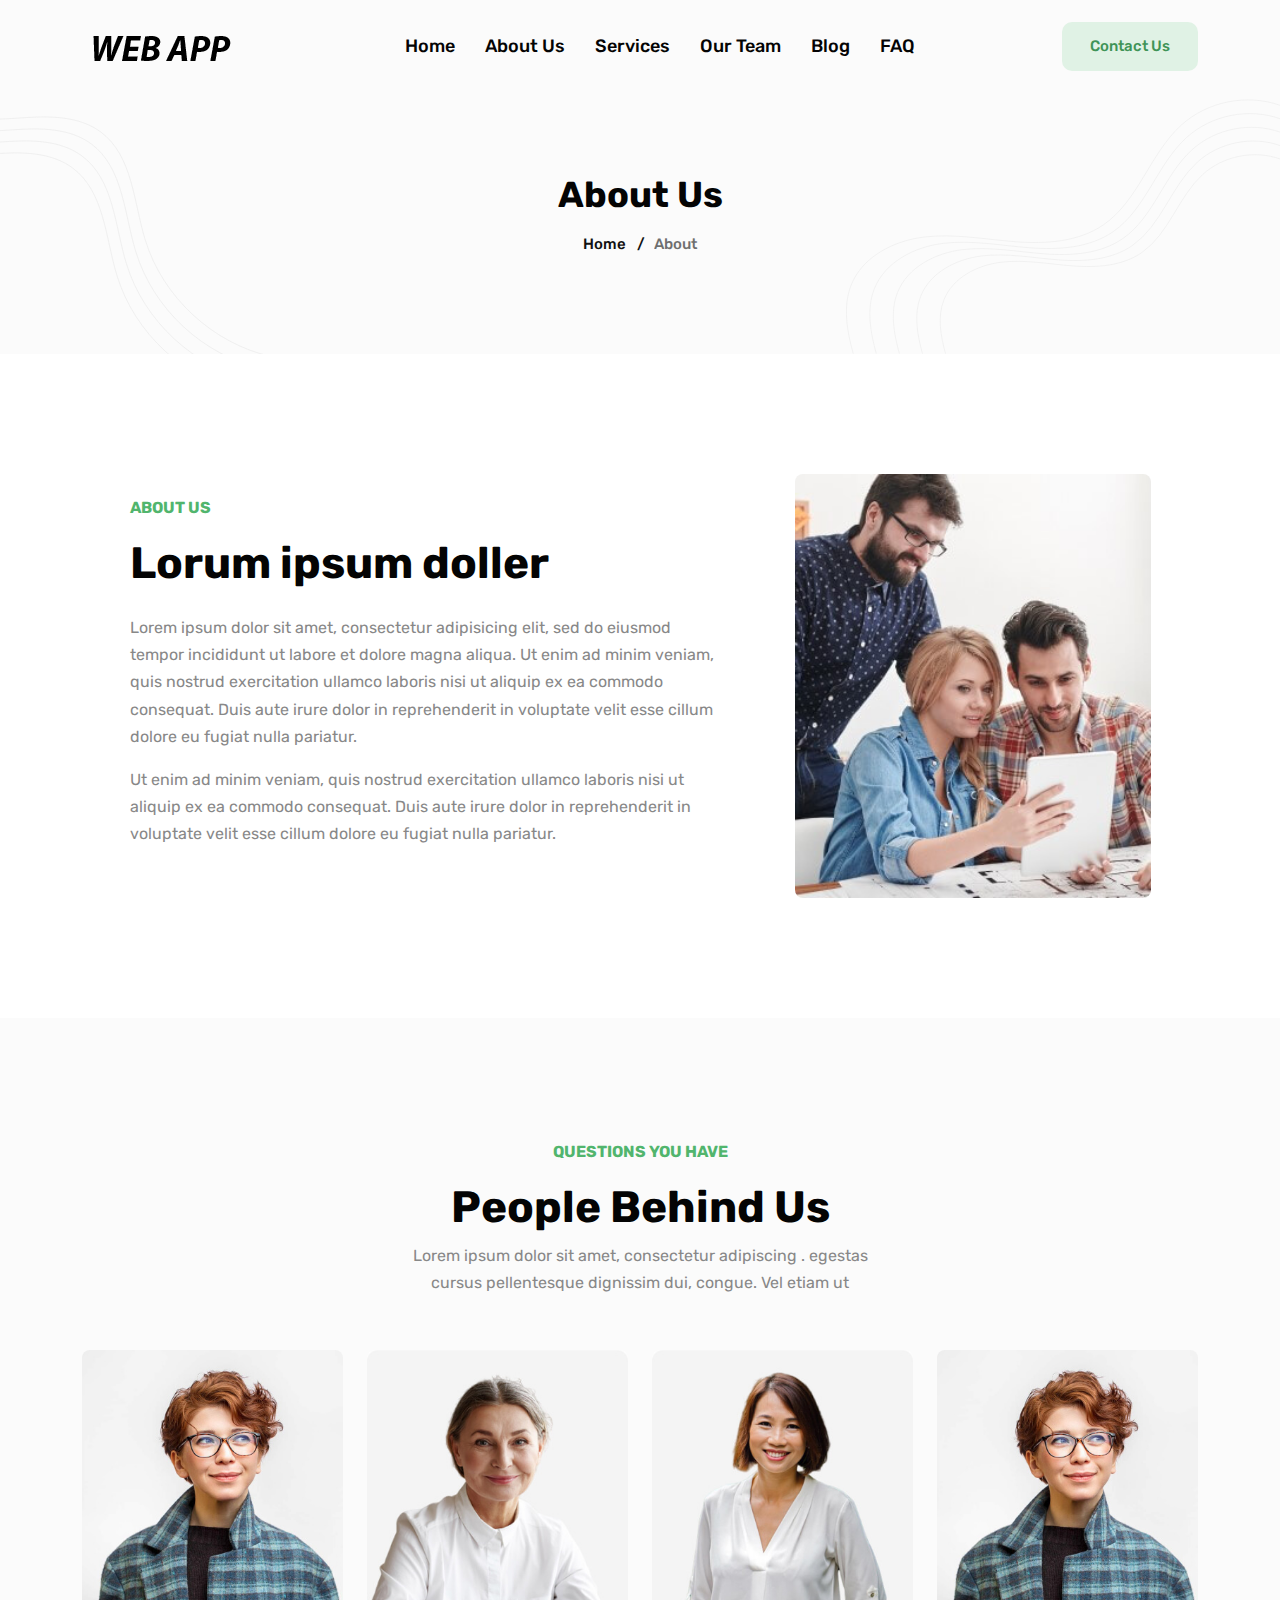
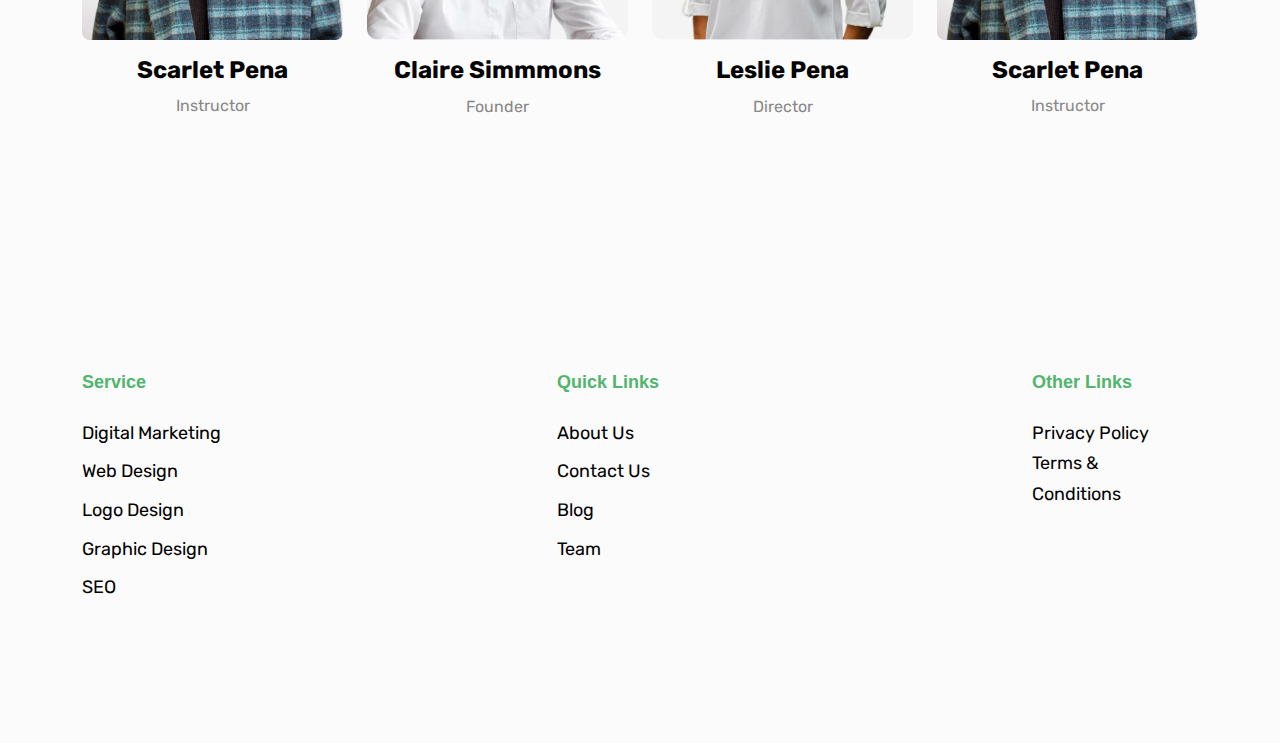
<file: pert4/template/about.html>
<!DOCTYPE html>

<html lang="en-us">

<head>
	<meta charset="utf-8">
	<title>Livewire and filament</title>
	<meta name="viewport" content="width=device-width, initial-scale=1, maximum-scale=5">
	<meta name="description" content="This is meta description">
	<meta name="author" content="Themefisher">
	<link rel="shortcut icon" href="images/favicon.png" type="image/x-icon">
	<link rel="icon" href="images/favicon.png" type="image/x-icon">

	<!-- # Google Fonts -->
	<link rel="preconnect" href="https://fonts.googleapis.com">
	<link rel="preconnect" href="https://fonts.gstatic.com" crossorigin>
	<link href="https://fonts.googleapis.com/css2?family=Rubik:wght@400;500;700&display=swap" rel="stylesheet">

	<!-- # CSS Plugins -->
	<link rel="stylesheet" href="plugins/slick/slick.css">
	<link rel="stylesheet" href="plugins/font-awesome/fontawesome.min.css">
	<link rel="stylesheet" href="plugins/font-awesome/brands.css">
	<link rel="stylesheet" href="plugins/font-awesome/solid.css">

	<!-- # Main Style Sheet -->
	<link rel="stylesheet" href="css/style.css">
</head>

<body>

<!-- navigation -->
<header class="navigation bg-tertiary">
	<nav class="navbar navbar-expand-xl navbar-light text-center py-3">
		<div class="container">
			<a class="navbar-brand" href="index.html">
				<img loading="prelaod" decoding="async" class="img-fluid" width="160" src="images/logo.png" alt="Wallet">
			</a>
			<button class="navbar-toggler" type="button" data-bs-toggle="collapse" data-bs-target="#navbarSupportedContent" aria-controls="navbarSupportedContent" aria-expanded="false" aria-label="Toggle navigation"> <span class="navbar-toggler-icon"></span>
			</button>
			<div class="collapse navbar-collapse" id="navbarSupportedContent">
				<ul class="navbar-nav m-auto mb-2 mb-lg-0">
					<li class="nav-item"> <a class="nav-link" href="index.html">Home</a></li>
					<li class="nav-item "> <a class="nav-link" href="about.html">About Us</a></li>
					<li class="nav-item "> <a class="nav-link" href="services.html">Services</a></li>
					<li class="nav-item "> <a class="nav-link" href="team.html">Our Team</a></li>
					<li class="nav-item "><a class="nav-link " href="blog.html">Blog</a></li>
					<li class="nav-item "><a class="nav-link " href="faq.html">FAQ</a></li>
				</ul>
				<a href="#!" class="btn btn-outline-primary">Contact Us</a>				
			</div>
		</div>
	</nav>
</header>
<!-- /navigation -->



<section class="page-header bg-tertiary">
	<div class="container">
		<div class="row">
			<div class="col-8 mx-auto text-center">
				<h2 class="mb-3 text-capitalize">About Us</h2>
				<ul class="list-inline breadcrumbs text-capitalize" style="font-weight:500">
					<li class="list-inline-item"><a href="index.html">Home</a>
					</li>
					<li class="list-inline-item">/ &nbsp; <a href="about.html">About</a>
					</li>
				</ul>
			</div>
		</div>
	</div>
	<div class="has-shapes">
		<svg class="shape shape-left text-light" viewBox="0 0 192 752" fill="none" xmlns="http://www.w3.org/2000/svg">
			<path d="M-30.883 0C-41.3436 36.4248 -22.7145 75.8085 4.29154 102.398C31.2976 128.987 65.8677 146.199 97.6457 166.87C129.424 187.542 160.139 213.902 172.162 249.847C193.542 313.799 149.886 378.897 129.069 443.036C97.5623 540.079 122.109 653.229 191 728.495" stroke="currentColor" stroke-miterlimit="10" />
			<path d="M-55.5959 7.52271C-66.0565 43.9475 -47.4274 83.3312 -20.4214 109.92C6.58466 136.51 41.1549 153.722 72.9328 174.393C104.711 195.064 135.426 221.425 147.449 257.37C168.829 321.322 125.174 386.42 104.356 450.559C72.8494 547.601 97.3965 660.752 166.287 736.018" stroke="currentColor" stroke-miterlimit="10" />
			<path d="M-80.3302 15.0449C-90.7909 51.4697 -72.1617 90.8535 -45.1557 117.443C-18.1497 144.032 16.4205 161.244 48.1984 181.915C79.9763 202.587 110.691 228.947 122.715 264.892C144.095 328.844 100.439 393.942 79.622 458.081C48.115 555.123 72.6622 668.274 141.552 743.54" stroke="currentColor" stroke-miterlimit="10" />
			<path d="M-105.045 22.5676C-115.506 58.9924 -96.8766 98.3762 -69.8706 124.965C-42.8646 151.555 -8.29436 168.767 23.4835 189.438C55.2615 210.109 85.9766 236.469 98.0001 272.415C119.38 336.367 75.7243 401.464 54.9072 465.604C23.4002 562.646 47.9473 675.796 116.838 751.063" stroke="currentColor" stroke-miterlimit="10" />
		</svg>
		<svg class="shape shape-right text-light" viewBox="0 0 731 746" fill="none" xmlns="http://www.w3.org/2000/svg">
			<path d="M12.1794 745.14C1.80036 707.275 -5.75764 666.015 8.73984 629.537C27.748 581.745 80.4729 554.968 131.538 548.843C182.604 542.703 234.032 552.841 285.323 556.748C336.615 560.64 391.543 557.276 433.828 527.964C492.452 487.323 511.701 408.123 564.607 360.255C608.718 320.353 675.307 307.183 731.29 327.323" stroke="currentColor" stroke-miterlimit="10" />
			<path d="M51.0253 745.14C41.2045 709.326 34.0538 670.284 47.7668 635.783C65.7491 590.571 115.623 565.242 163.928 559.449C212.248 553.641 260.884 563.235 309.4 566.931C357.916 570.627 409.887 567.429 449.879 539.701C505.35 501.247 523.543 426.331 573.598 381.059C615.326 343.314 678.324 330.853 731.275 349.906" stroke="currentColor" stroke-miterlimit="10" />
			<path d="M89.8715 745.14C80.6239 711.363 73.8654 674.568 86.8091 642.028C103.766 599.396 150.788 575.515 196.347 570.054C241.906 564.578 287.767 573.629 333.523 577.099C379.278 580.584 428.277 577.567 465.976 551.423C518.279 515.172 535.431 444.525 582.62 401.832C621.964 366.229 681.356 354.493 731.291 372.46" stroke="currentColor" stroke-miterlimit="10" />
			<path d="M128.718 745.14C120.029 713.414 113.678 678.838 125.837 648.274C141.768 608.221 185.939 585.788 228.737 580.659C271.536 575.515 314.621 584.008 357.6 587.282C400.58 590.556 446.607 587.719 482.028 563.16C531.163 529.111 547.275 462.733 591.612 422.635C628.572 389.19 684.375 378.162 731.276 395.043" stroke="currentColor" stroke-miterlimit="10" />
			<path d="M167.564 745.14C159.432 715.451 153.504 683.107 164.863 654.519C179.753 617.046 221.088 596.062 261.126 591.265C301.164 586.452 341.473 594.402 381.677 597.465C421.88 600.527 464.95 597.872 498.094 574.896C544.061 543.035 559.146 480.942 600.617 443.423C635.194 412.135 687.406 401.817 731.276 417.612" stroke="currentColor" stroke-miterlimit="10" />
			<path d="M817.266 289.466C813.108 259.989 787.151 237.697 759.261 227.271C731.372 216.846 701.077 215.553 671.666 210.904C642.254 206.24 611.795 197.156 591.664 175.224C555.853 136.189 566.345 75.5336 560.763 22.8649C552.302 -56.8256 498.487 -130.133 425 -162.081" stroke="currentColor" stroke-miterlimit="10" />
			<path d="M832.584 276.159C828.427 246.683 802.469 224.391 774.58 213.965C746.69 203.539 716.395 202.246 686.984 197.598C657.573 192.934 627.114 183.85 606.982 161.918C571.172 122.883 581.663 62.2275 576.082 9.55873C567.62 -70.1318 513.806 -143.439 440.318 -175.387" stroke="currentColor" stroke-miterlimit="10" />
			<path d="M847.904 262.853C843.747 233.376 817.789 211.084 789.9 200.659C762.011 190.233 731.716 188.94 702.304 184.292C672.893 179.627 642.434 170.544 622.303 148.612C586.492 109.577 596.983 48.9211 591.402 -3.74766C582.94 -83.4382 529.126 -156.746 455.638 -188.694" stroke="currentColor" stroke-miterlimit="10" />
			<path d="M863.24 249.547C859.083 220.07 833.125 197.778 805.236 187.353C777.347 176.927 747.051 175.634 717.64 170.986C688.229 166.321 657.77 157.237 637.639 135.306C601.828 96.2707 612.319 35.6149 606.738 -17.0538C598.276 -96.7443 544.462 -170.052 470.974 -202" stroke="currentColor" stroke-miterlimit="10" />
		</svg>
	</div>
</section>

<section class="section">
	<div class="container">
		<div class="row justify-content-center align-items-center">
			<div class="col-lg-7">
				<div class="section-title">
					<p class="text-primary text-uppercase fw-bold mb-3">About Us</p>
					<h2 class="h1 mb-4">Lorum ipsum doller</h2>
					<div class="content pe-0 pe-lg-5">
						<p>Lorem ipsum dolor sit amet, consectetur adipisicing elit, sed do eiusmod tempor incididunt ut labore et dolore magna aliqua. Ut enim ad minim veniam, quis nostrud exercitation ullamco laboris nisi ut aliquip ex ea commodo consequat. Duis aute irure dolor in reprehenderit in voluptate velit esse cillum dolore eu fugiat nulla pariatur.</p>
						<p>Ut enim ad minim veniam, quis nostrud exercitation ullamco laboris nisi ut aliquip ex ea commodo consequat. Duis aute irure dolor in reprehenderit in voluptate velit esse cillum dolore eu fugiat nulla pariatur.</p>
					</div>
				</div>
			</div>
			<div class="col-lg-4 mt-5 mt-lg-0">
				<img loading="lazy" decoding="async" src="images/about/about-11.jpg" alt="Business Loans &lt;br&gt; For Daily Expenses" class="rounded w-100">
			</div>
		</div>
	</div>
</section>





<section class="section teams bg-tertiary">
	<div class="container">
		<div class="row justify-content-center">
			<div class="col-12">
				<div class="section-title text-center">
					<p class="text-primary text-uppercase fw-bold mb-3">Questions You Have</p>
					<h1>People Behind Us</h1>
					<p class="mb-0">Lorem ipsum dolor sit amet, consectetur adipiscing . egestas
						<br>cursus pellentesque dignissim dui, congue. Vel etiam ut</p>
				</div>
			</div>
		</div>
		<div class="row position-relative">
			<div class="col-xl-3 col-lg-4 col-md-6 mt-4">
				<div class="card bg-transparent border-0 text-center">
					<div class="card-img">
						<img loading="lazy" decoding="async" src="images/about/team-1.jpg" alt="Scarlet Pena" class="rounded w-100" width="300" height="332">
						<ul class="card-social list-inline">
							<li class="list-inline-item"><a class="facebook" href="#"><i class="fab fa-facebook"></i></a>
							</li>
							<li class="list-inline-item"><a class="twitter" href="#"><i class="fab fa-twitter"></i></a>
							</li>
							<li class="list-inline-item"><a class="instagram" href="#"><i class="fab fa-instagram"></i></a>
							</li>
						</ul>
					</div>
					<div class="card-body">
						<h3>Scarlet Pena</h3>
						<p>Instructor</p>
					</div>
				</div>
			</div>
			<div class="col-xl-3 col-lg-4 col-md-6 mt-4">
				<div class="card bg-transparent border-0 text-center">
					<div class="card-img">
						<img loading="lazy" decoding="async" src="images/about/team-2.jpg" alt="Claire Simmmons" class="rounded w-100" width="300" height="333">
						<ul class="card-social list-inline">
							<li class="list-inline-item"><a class="facebook" href="#"><i class="fab fa-facebook"></i></a>
							</li>
							<li class="list-inline-item"><a class="twitter" href="#"><i class="fab fa-twitter"></i></a>
							</li>
							<li class="list-inline-item"><a class="instagram" href="#"><i class="fab fa-instagram"></i></a>
							</li>
						</ul>
					</div>
					<div class="card-body">
						<h3>Claire Simmmons</h3>
						<p>Founder</p>
					</div>
				</div>
			</div>
			<div class="col-xl-3 col-lg-4 col-md-6 mt-4">
				<div class="card bg-transparent border-0 text-center">
					<div class="card-img">
						<img loading="lazy" decoding="async" src="images/about/team-3.jpg" alt="Leslie Pena" class="rounded w-100" width="300" height="333">
						<ul class="card-social list-inline">
							<li class="list-inline-item"><a class="facebook" href="#"><i class="fab fa-facebook"></i></a>
							</li>
							<li class="list-inline-item"><a class="twitter" href="#"><i class="fab fa-twitter"></i></a>
							</li>
							<li class="list-inline-item"><a class="instagram" href="#"><i class="fab fa-instagram"></i></a>
							</li>
						</ul>
					</div>
					<div class="card-body">
						<h3>Leslie Pena</h3>
						<p>Director</p>
					</div>
				</div>
			</div>
			<div class="col-xl-3 col-lg-4 col-md-6 mt-4">
				<div class="card bg-transparent border-0 text-center">
					<div class="card-img">
						<img loading="lazy" decoding="async" src="images/about/team-1.jpg" alt="Scarlet Pena" class="rounded w-100" width="300" height="332">
						<ul class="card-social list-inline">
							<li class="list-inline-item"><a class="facebook" href="#"><i class="fab fa-facebook"></i></a>
							</li>
							<li class="list-inline-item"><a class="twitter" href="#"><i class="fab fa-twitter"></i></a>
							</li>
							<li class="list-inline-item"><a class="instagram" href="#"><i class="fab fa-instagram"></i></a>
							</li>
						</ul>
					</div>
					<div class="card-body">
						<h3>Scarlet Pena</h3>
						<p>Instructor</p>
					</div>
				</div>
			</div>
		</div>
	</div>
</section>


<footer class="section-sm bg-tertiary">
	<div class="container">
		<div class="row justify-content-between">
			<div class="col-lg-2 col-md-4 col-6 mb-4">
				<div class="footer-widget">
					<h5 class="mb-4 text-primary font-secondary">Service</h5>
					<ul class="list-unstyled">
						<li class="mb-2"><a href="service-details.html">Digital Marketing</a>
						</li>
						<li class="mb-2"><a href="service-details.html">Web Design</a>
						</li>
						<li class="mb-2"><a href="service-details.html">Logo Design</a>
						</li>
						<li class="mb-2"><a href="service-details.html">Graphic Design</a>
						</li>
						<li class="mb-2"><a href="service-details.html">SEO</a>
						</li>
					</ul>
				</div>
			</div>
			<div class="col-lg-2 col-md-4 col-6 mb-4">
				<div class="footer-widget">
					<h5 class="mb-4 text-primary font-secondary">Quick Links</h5>
					<ul class="list-unstyled">
						<li class="mb-2"><a href="#!">About Us</a>
						</li>
						<li class="mb-2"><a href="#!">Contact Us</a>
						</li>
						<li class="mb-2"><a href="#!">Blog</a>
						</li>
						<li class="mb-2"><a href="#!">Team</a>
						</li>
					</ul>
				</div>
			</div>
			<div class="col-lg-2 col-md-4 col-6 mb-4">
				<div class="footer-widget">
					<h5 class="mb-4 text-primary font-secondary">Other Links</h5>
					<ul class="list-unstyled">
						<li class="list-inline-item me-4"><a class="text-black" href="privacy-policy.html">Privacy Policy</a>
                        </li>
						<li class="list-inline-item me-4"><a class="text-black" href="terms.html">Terms &amp; Conditions</a>
                        </li>
					</ul>
				</div>
			</div>			
		</div>
		
	</div>
</footer>

<!-- # JS Plugins -->
<script src="plugins/jquery/jquery.min.js"></script>
<script src="plugins/bootstrap/bootstrap.min.js"></script>

<!-- Main Script -->
<script src="js/script.js"></script>

</body>
</html>
</file>
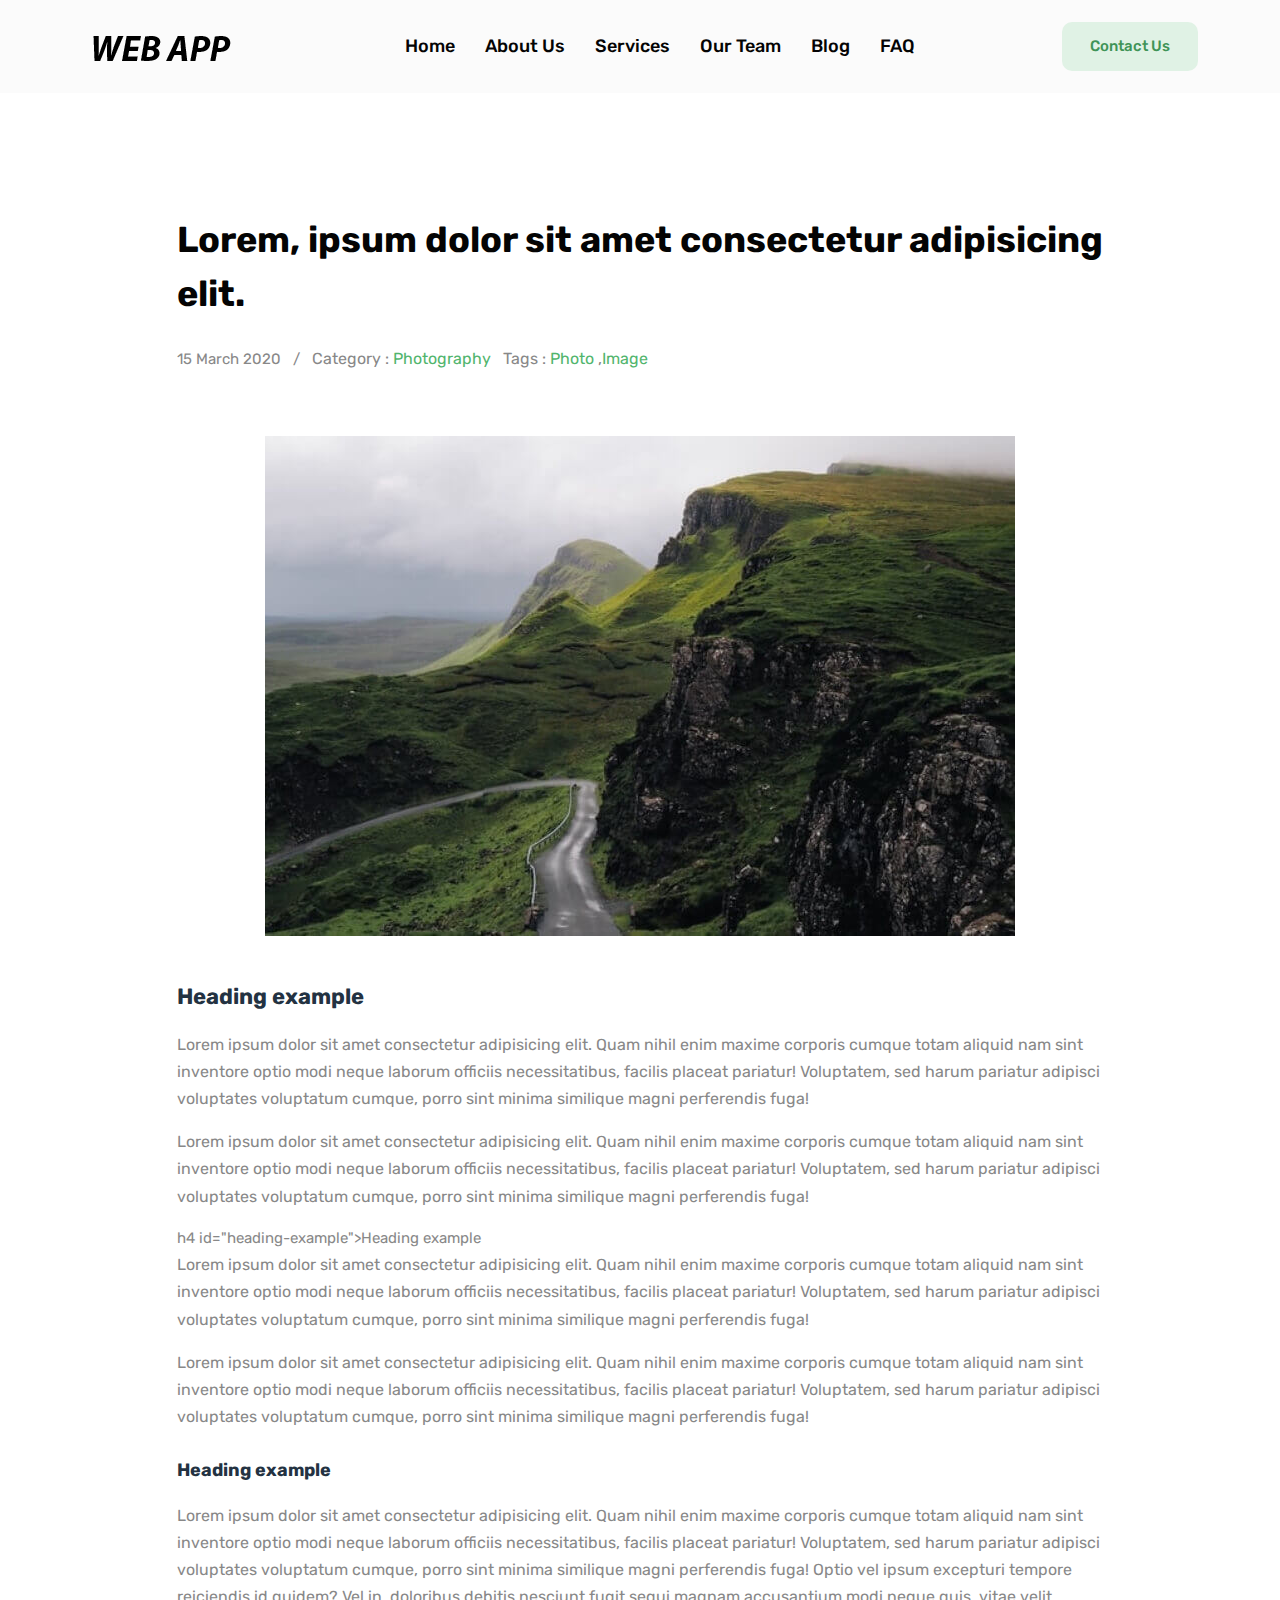
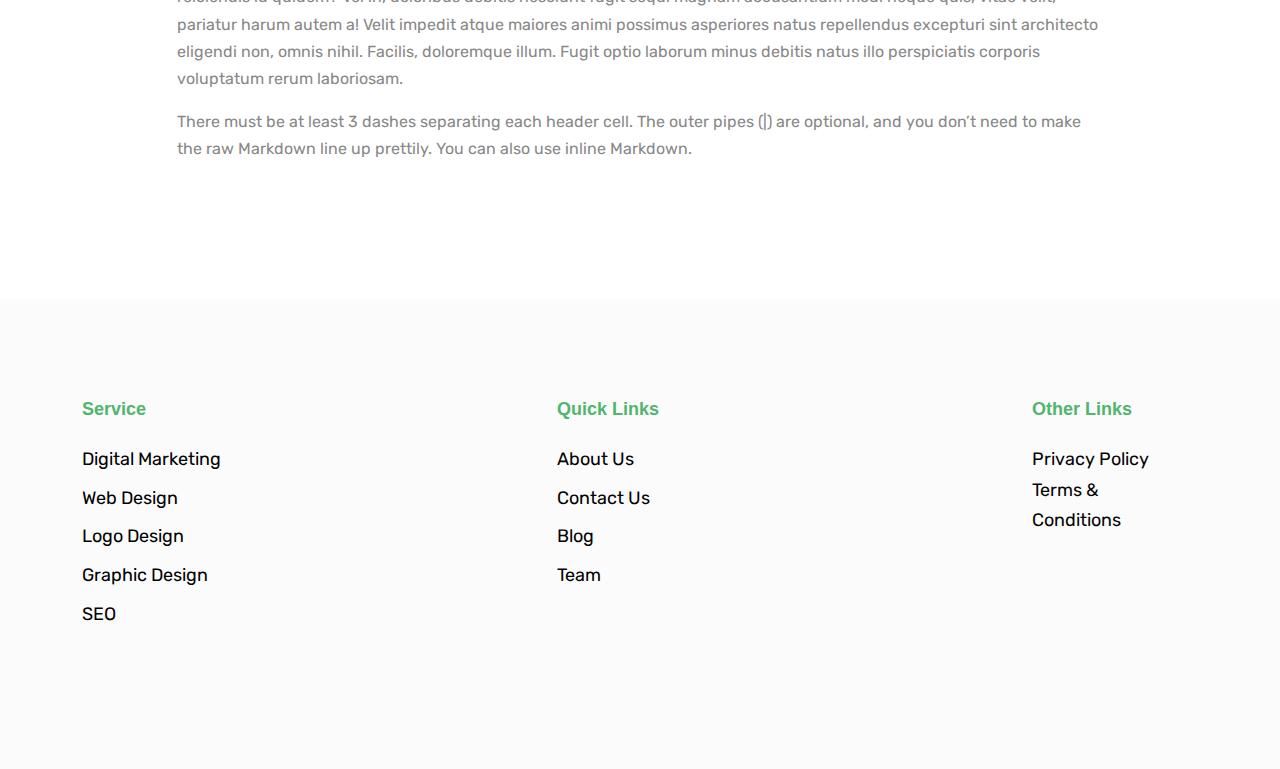
<file: pert4/template/blog-details.html>
<!DOCTYPE html>

<html lang="en-us">

<head>
	<meta charset="utf-8">
	<title>Livewire and filament</title>
	<meta name="viewport" content="width=device-width, initial-scale=1, maximum-scale=5">
	<meta name="description" content="This is meta description">
	<meta name="author" content="Themefisher">
	<link rel="shortcut icon" href="images/favicon.png" type="image/x-icon">
	<link rel="icon" href="images/favicon.png" type="image/x-icon">

	<!-- # Google Fonts -->
	<link rel="preconnect" href="https://fonts.googleapis.com">
	<link rel="preconnect" href="https://fonts.gstatic.com" crossorigin>
	<link href="https://fonts.googleapis.com/css2?family=Rubik:wght@400;500;700&display=swap" rel="stylesheet">

	<!-- # CSS Plugins -->
	<link rel="stylesheet" href="plugins/slick/slick.css">
	<link rel="stylesheet" href="plugins/font-awesome/fontawesome.min.css">
	<link rel="stylesheet" href="plugins/font-awesome/brands.css">
	<link rel="stylesheet" href="plugins/font-awesome/solid.css">

	<!-- # Main Style Sheet -->
	<link rel="stylesheet" href="css/style.css">
</head>

<body>

<!-- navigation -->
<header class="navigation bg-tertiary">
	<nav class="navbar navbar-expand-xl navbar-light text-center py-3">
		<div class="container">
			<a class="navbar-brand" href="index.html">
				<img loading="prelaod" decoding="async" class="img-fluid" width="160" src="images/logo.png" alt="Wallet">
			</a>
			<button class="navbar-toggler" type="button" data-bs-toggle="collapse" data-bs-target="#navbarSupportedContent" aria-controls="navbarSupportedContent" aria-expanded="false" aria-label="Toggle navigation"> <span class="navbar-toggler-icon"></span>
			</button>
			<div class="collapse navbar-collapse" id="navbarSupportedContent">
				<ul class="navbar-nav m-auto mb-2 mb-lg-0">
					<li class="nav-item"> <a class="nav-link" href="index.html">Home</a></li>
					<li class="nav-item "> <a class="nav-link" href="about.html">About Us</a></li>
					<li class="nav-item "> <a class="nav-link" href="services.html">Services</a></li>
					<li class="nav-item "> <a class="nav-link" href="team.html">Our Team</a></li>
					<li class="nav-item "><a class="nav-link " href="blog.html">Blog</a></li>
					<li class="nav-item "><a class="nav-link " href="faq.html">FAQ</a></li>
				</ul>
				<a href="#!" class="btn btn-outline-primary">Contact Us</a>				
			</div>
		</div>
	</nav>
</header>
<!-- /navigation -->

<div class="section">
  <div class="container">
    <div class="row justify-content-center">
      <div class="col-lg-10">
        <div class="mb-5">
          <h2 class="mb-4" style="line-height:1.5">Lorem, ipsum dolor sit amet consectetur adipisicing elit.</h2>
          <span>15 March 2020 <span class="mx-2">/</span> </span>
          <p class="list-inline-item">Category : <a href="#!" class="ml-1">Photography </a>
          </p>
          <p class="list-inline-item">Tags : <a href="#!" class="ml-1">Photo </a> ,<a href="#!"
              class="ml-1">Image </a>
          </p>
        </div>
        <div class="mb-5 text-center">
          <div class="post-slider rounded overflow-hidden">
            <img loading="lazy" decoding="async" src="images/blog/post-4.jpg" alt="Post Thumbnail">
            
          </div>
        </div>
        <div class="content">
          <h4 id="heading-example">Heading example</h4>
          <p>Lorem ipsum dolor sit amet consectetur adipisicing elit. Quam nihil enim maxime corporis cumque totam
            aliquid nam sint inventore optio modi neque laborum officiis necessitatibus, facilis placeat pariatur!
            Voluptatem, sed harum pariatur adipisci voluptates voluptatum cumque, porro sint minima similique magni
            perferendis fuga!</p>
          
            <p>Lorem ipsum dolor sit amet consectetur adipisicing elit. Quam nihil enim maxime corporis cumque totam
              aliquid nam sint inventore optio modi neque laborum officiis necessitatibus, facilis placeat pariatur!
              Voluptatem, sed harum pariatur adipisci voluptates voluptatum cumque, porro sint minima similique magni
              perferendis fuga!</p>
              h4 id="heading-example">Heading example</h4>
              <p>Lorem ipsum dolor sit amet consectetur adipisicing elit. Quam nihil enim maxime corporis cumque totam
                aliquid nam sint inventore optio modi neque laborum officiis necessitatibus, facilis placeat pariatur!
                Voluptatem, sed harum pariatur adipisci voluptates voluptatum cumque, porro sint minima similique magni
                perferendis fuga!</p>
              
                <p>Lorem ipsum dolor sit amet consectetur adipisicing elit. Quam nihil enim maxime corporis cumque totam
                  aliquid nam sint inventore optio modi neque laborum officiis necessitatibus, facilis placeat pariatur!
                  Voluptatem, sed harum pariatur adipisci voluptates voluptatum cumque, porro sint minima similique magni
                  perferendis fuga!</p>
          </p>
          
          <h5 id="paragraph">Heading example</h5>
          <p>Lorem ipsum dolor sit amet consectetur adipisicing elit. Quam nihil enim maxime corporis cumque totam
            aliquid nam sint inventore optio modi neque laborum officiis necessitatibus, facilis placeat pariatur!
            Voluptatem, sed harum pariatur adipisci voluptates voluptatum cumque, porro sint minima similique magni
            perferendis fuga! Optio vel ipsum excepturi tempore reiciendis id quidem? Vel in, doloribus debitis nesciunt
            fugit sequi magnam accusantium modi neque quis, vitae velit, pariatur harum autem a! Velit impedit atque
            maiores animi possimus asperiores natus repellendus excepturi sint architecto eligendi non, omnis nihil.
            Facilis, doloremque illum. Fugit optio laborum minus debitis natus illo perspiciatis corporis voluptatum
            rerum laboriosam.</p>
          
          
          
          <p>There must be at least 3 dashes separating each header cell. The outer pipes (|) are optional, and you
            don&rsquo;t need to make the raw Markdown line up prettily. You can also use inline Markdown.</p>
          
         
          
        </div>
      </div>
    </div>
  </div>
</div>

<footer class="section-sm bg-tertiary">
	<div class="container">
		<div class="row justify-content-between">
			<div class="col-lg-2 col-md-4 col-6 mb-4">
				<div class="footer-widget">
					<h5 class="mb-4 text-primary font-secondary">Service</h5>
					<ul class="list-unstyled">
						<li class="mb-2"><a href="service-details.html">Digital Marketing</a>
						</li>
						<li class="mb-2"><a href="service-details.html">Web Design</a>
						</li>
						<li class="mb-2"><a href="service-details.html">Logo Design</a>
						</li>
						<li class="mb-2"><a href="service-details.html">Graphic Design</a>
						</li>
						<li class="mb-2"><a href="service-details.html">SEO</a>
						</li>
					</ul>
				</div>
			</div>
			<div class="col-lg-2 col-md-4 col-6 mb-4">
				<div class="footer-widget">
					<h5 class="mb-4 text-primary font-secondary">Quick Links</h5>
					<ul class="list-unstyled">
						<li class="mb-2"><a href="#!">About Us</a>
						</li>
						<li class="mb-2"><a href="#!">Contact Us</a>
						</li>
						<li class="mb-2"><a href="#!">Blog</a>
						</li>
						<li class="mb-2"><a href="#!">Team</a>
						</li>
					</ul>
				</div>
			</div>
			<div class="col-lg-2 col-md-4 col-6 mb-4">
				<div class="footer-widget">
					<h5 class="mb-4 text-primary font-secondary">Other Links</h5>
					<ul class="list-unstyled">
						<li class="list-inline-item me-4"><a class="text-black" href="privacy-policy.html">Privacy Policy</a>
                        </li>
						<li class="list-inline-item me-4"><a class="text-black" href="terms.html">Terms &amp; Conditions</a>
                        </li>
					</ul>
				</div>
			</div>			
		</div>
		
	</div>
</footer>


<!-- # JS Plugins -->
<script src="plugins/jquery/jquery.min.js"></script>
<script src="plugins/bootstrap/bootstrap.min.js"></script>

<!-- Main Script -->
<script src="js/script.js"></script>

</body>
</html>
</file>
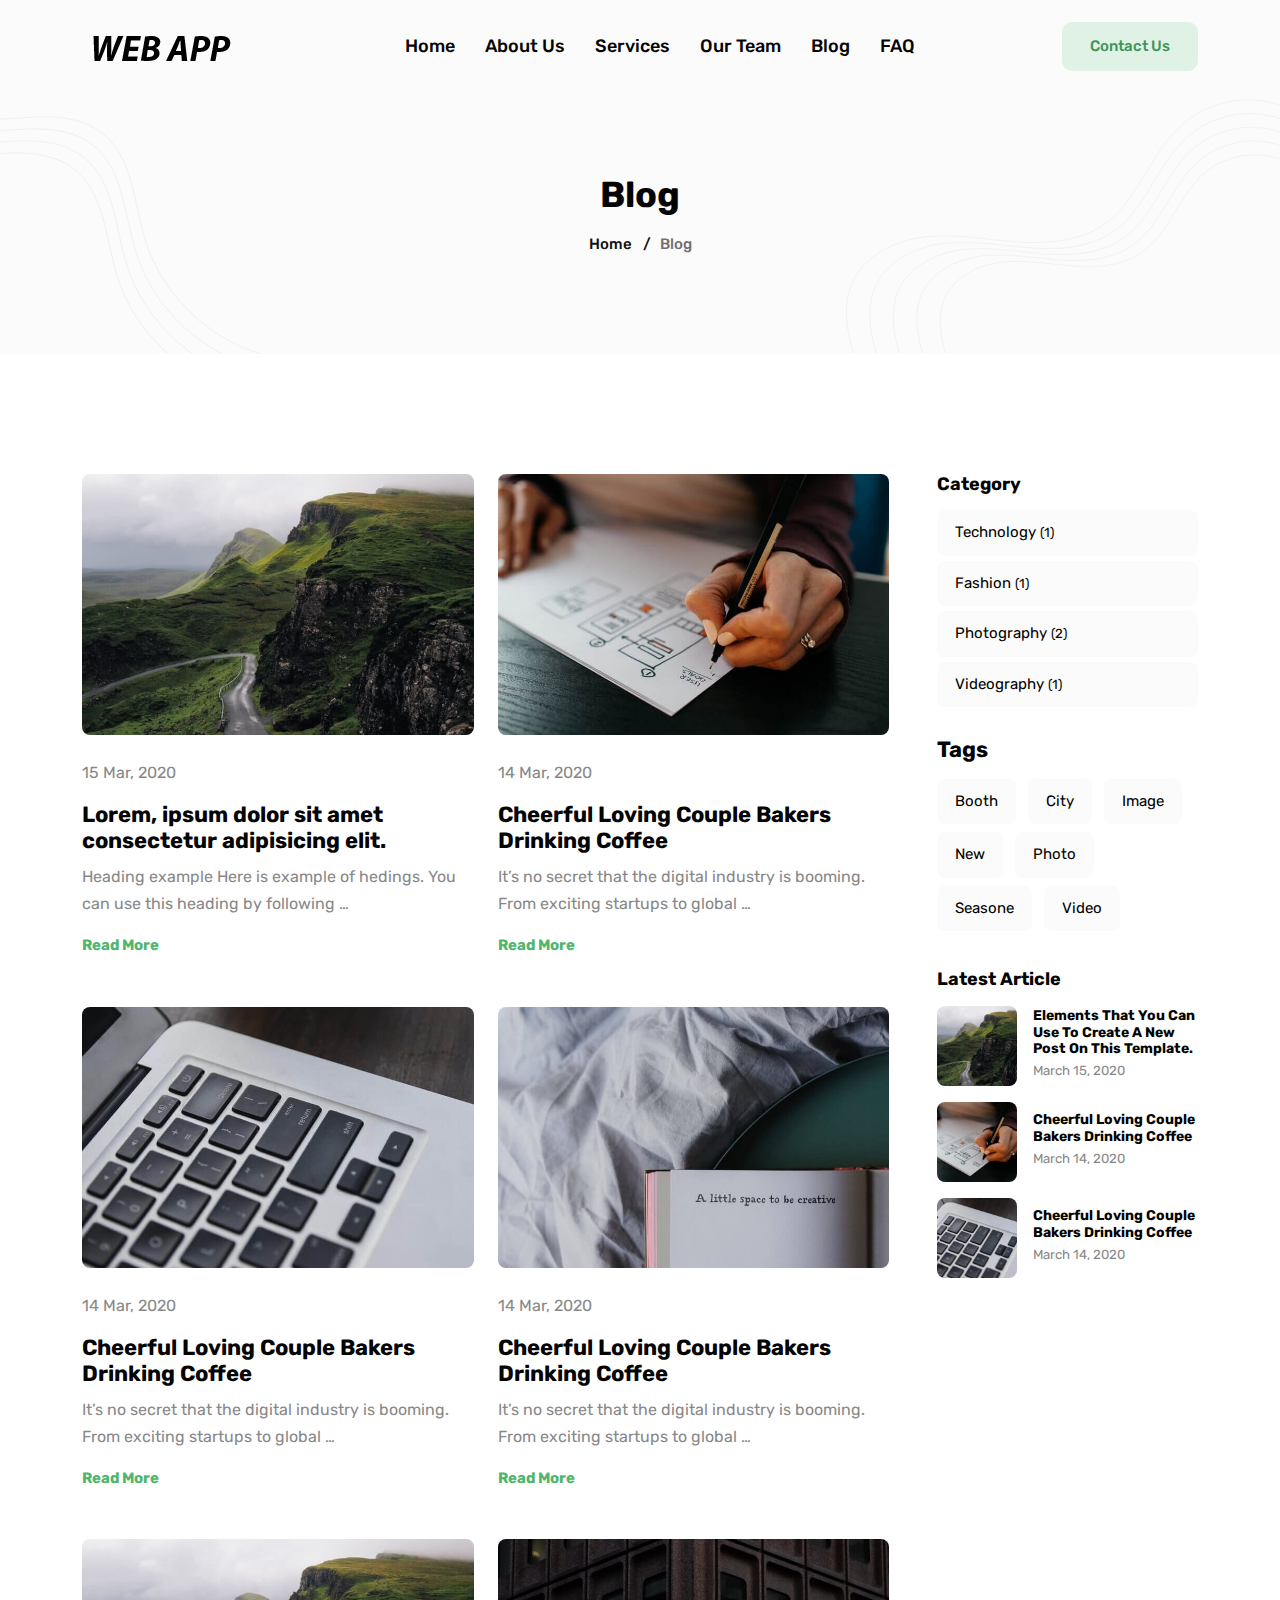
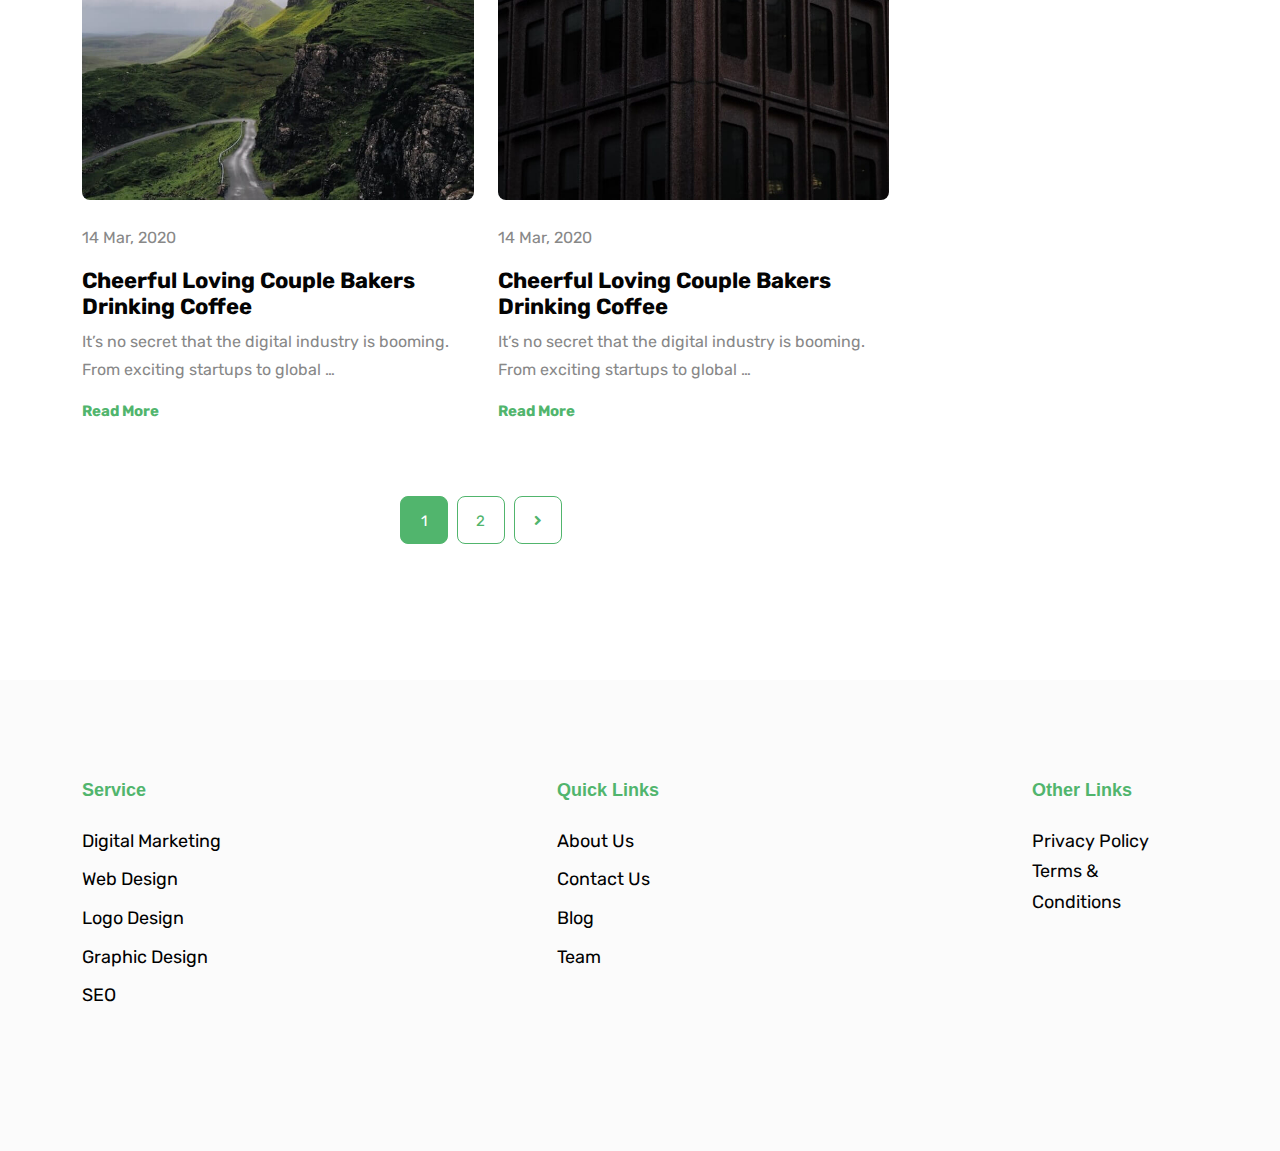
<file: pert4/template/blog.html>
<!DOCTYPE html>

<html lang="en-us">

<head>
	<meta charset="utf-8">
	<title>Livewire and filament</title>
	<meta name="viewport" content="width=device-width, initial-scale=1, maximum-scale=5">
	<meta name="description" content="This is meta description">
	<meta name="author" content="Themefisher">
	<link rel="shortcut icon" href="images/favicon.png" type="image/x-icon">
	<link rel="icon" href="images/favicon.png" type="image/x-icon">

	<!-- # Google Fonts -->
	<link rel="preconnect" href="https://fonts.googleapis.com">
	<link rel="preconnect" href="https://fonts.gstatic.com" crossorigin>
	<link href="https://fonts.googleapis.com/css2?family=Rubik:wght@400;500;700&display=swap" rel="stylesheet">

	<!-- # CSS Plugins -->
	<link rel="stylesheet" href="plugins/slick/slick.css">
	<link rel="stylesheet" href="plugins/font-awesome/fontawesome.min.css">
	<link rel="stylesheet" href="plugins/font-awesome/brands.css">
	<link rel="stylesheet" href="plugins/font-awesome/solid.css">

	<!-- # Main Style Sheet -->
	<link rel="stylesheet" href="css/style.css">
</head>

<body>

<!-- navigation -->
<header class="navigation bg-tertiary">
	<nav class="navbar navbar-expand-xl navbar-light text-center py-3">
		<div class="container">
			<a class="navbar-brand" href="index.html">
				<img loading="prelaod" decoding="async" class="img-fluid" width="160" src="images/logo.png" alt="Wallet">
			</a>
			<button class="navbar-toggler" type="button" data-bs-toggle="collapse" data-bs-target="#navbarSupportedContent" aria-controls="navbarSupportedContent" aria-expanded="false" aria-label="Toggle navigation"> <span class="navbar-toggler-icon"></span>
			</button>
			<div class="collapse navbar-collapse" id="navbarSupportedContent">
				<ul class="navbar-nav m-auto mb-2 mb-lg-0">
					<li class="nav-item"> <a class="nav-link" href="index.html">Home</a></li>
					<li class="nav-item "> <a class="nav-link" href="about.html">About Us</a></li>
					<li class="nav-item "> <a class="nav-link" href="services.html">Services</a></li>
					<li class="nav-item "> <a class="nav-link" href="team.html">Our Team</a></li>
					<li class="nav-item "><a class="nav-link " href="blog.html">Blog</a></li>
					<li class="nav-item "><a class="nav-link " href="faq.html">FAQ</a></li>
				</ul>
				<a href="#!" class="btn btn-outline-primary">Contact Us</a>				
			</div>
		</div>
	</nav>
</header>
<!-- /navigation -->


<section class="page-header bg-tertiary">
	<div class="container">
		<div class="row">
			<div class="col-8 mx-auto text-center">
				<h2 class="mb-3 text-capitalize">Blog</h2>
				<ul class="list-inline breadcrumbs text-capitalize" style="font-weight:500">
					<li class="list-inline-item"><a href="index.html">Home</a>
					</li>
					<li class="list-inline-item">/ &nbsp; <a href="blog.html">Blog</a>
					</li>
				</ul>
			</div>
		</div>
	</div>
	<div class="has-shapes">
		<svg class="shape shape-left text-light" viewBox="0 0 192 752" fill="none" xmlns="http://www.w3.org/2000/svg">
			<path d="M-30.883 0C-41.3436 36.4248 -22.7145 75.8085 4.29154 102.398C31.2976 128.987 65.8677 146.199 97.6457 166.87C129.424 187.542 160.139 213.902 172.162 249.847C193.542 313.799 149.886 378.897 129.069 443.036C97.5623 540.079 122.109 653.229 191 728.495" stroke="currentColor" stroke-miterlimit="10" />
			<path d="M-55.5959 7.52271C-66.0565 43.9475 -47.4274 83.3312 -20.4214 109.92C6.58466 136.51 41.1549 153.722 72.9328 174.393C104.711 195.064 135.426 221.425 147.449 257.37C168.829 321.322 125.174 386.42 104.356 450.559C72.8494 547.601 97.3965 660.752 166.287 736.018" stroke="currentColor" stroke-miterlimit="10" />
			<path d="M-80.3302 15.0449C-90.7909 51.4697 -72.1617 90.8535 -45.1557 117.443C-18.1497 144.032 16.4205 161.244 48.1984 181.915C79.9763 202.587 110.691 228.947 122.715 264.892C144.095 328.844 100.439 393.942 79.622 458.081C48.115 555.123 72.6622 668.274 141.552 743.54" stroke="currentColor" stroke-miterlimit="10" />
			<path d="M-105.045 22.5676C-115.506 58.9924 -96.8766 98.3762 -69.8706 124.965C-42.8646 151.555 -8.29436 168.767 23.4835 189.438C55.2615 210.109 85.9766 236.469 98.0001 272.415C119.38 336.367 75.7243 401.464 54.9072 465.604C23.4002 562.646 47.9473 675.796 116.838 751.063" stroke="currentColor" stroke-miterlimit="10" />
		</svg>
		<svg class="shape shape-right text-light" viewBox="0 0 731 746" fill="none" xmlns="http://www.w3.org/2000/svg">
			<path d="M12.1794 745.14C1.80036 707.275 -5.75764 666.015 8.73984 629.537C27.748 581.745 80.4729 554.968 131.538 548.843C182.604 542.703 234.032 552.841 285.323 556.748C336.615 560.64 391.543 557.276 433.828 527.964C492.452 487.323 511.701 408.123 564.607 360.255C608.718 320.353 675.307 307.183 731.29 327.323" stroke="currentColor" stroke-miterlimit="10" />
			<path d="M51.0253 745.14C41.2045 709.326 34.0538 670.284 47.7668 635.783C65.7491 590.571 115.623 565.242 163.928 559.449C212.248 553.641 260.884 563.235 309.4 566.931C357.916 570.627 409.887 567.429 449.879 539.701C505.35 501.247 523.543 426.331 573.598 381.059C615.326 343.314 678.324 330.853 731.275 349.906" stroke="currentColor" stroke-miterlimit="10" />
			<path d="M89.8715 745.14C80.6239 711.363 73.8654 674.568 86.8091 642.028C103.766 599.396 150.788 575.515 196.347 570.054C241.906 564.578 287.767 573.629 333.523 577.099C379.278 580.584 428.277 577.567 465.976 551.423C518.279 515.172 535.431 444.525 582.62 401.832C621.964 366.229 681.356 354.493 731.291 372.46" stroke="currentColor" stroke-miterlimit="10" />
			<path d="M128.718 745.14C120.029 713.414 113.678 678.838 125.837 648.274C141.768 608.221 185.939 585.788 228.737 580.659C271.536 575.515 314.621 584.008 357.6 587.282C400.58 590.556 446.607 587.719 482.028 563.16C531.163 529.111 547.275 462.733 591.612 422.635C628.572 389.19 684.375 378.162 731.276 395.043" stroke="currentColor" stroke-miterlimit="10" />
			<path d="M167.564 745.14C159.432 715.451 153.504 683.107 164.863 654.519C179.753 617.046 221.088 596.062 261.126 591.265C301.164 586.452 341.473 594.402 381.677 597.465C421.88 600.527 464.95 597.872 498.094 574.896C544.061 543.035 559.146 480.942 600.617 443.423C635.194 412.135 687.406 401.817 731.276 417.612" stroke="currentColor" stroke-miterlimit="10" />
			<path d="M817.266 289.466C813.108 259.989 787.151 237.697 759.261 227.271C731.372 216.846 701.077 215.553 671.666 210.904C642.254 206.24 611.795 197.156 591.664 175.224C555.853 136.189 566.345 75.5336 560.763 22.8649C552.302 -56.8256 498.487 -130.133 425 -162.081" stroke="currentColor" stroke-miterlimit="10" />
			<path d="M832.584 276.159C828.427 246.683 802.469 224.391 774.58 213.965C746.69 203.539 716.395 202.246 686.984 197.598C657.573 192.934 627.114 183.85 606.982 161.918C571.172 122.883 581.663 62.2275 576.082 9.55873C567.62 -70.1318 513.806 -143.439 440.318 -175.387" stroke="currentColor" stroke-miterlimit="10" />
			<path d="M847.904 262.853C843.747 233.376 817.789 211.084 789.9 200.659C762.011 190.233 731.716 188.94 702.304 184.292C672.893 179.627 642.434 170.544 622.303 148.612C586.492 109.577 596.983 48.9211 591.402 -3.74766C582.94 -83.4382 529.126 -156.746 455.638 -188.694" stroke="currentColor" stroke-miterlimit="10" />
			<path d="M863.24 249.547C859.083 220.07 833.125 197.778 805.236 187.353C777.347 176.927 747.051 175.634 717.64 170.986C688.229 166.321 657.77 157.237 637.639 135.306C601.828 96.2707 612.319 35.6149 606.738 -17.0538C598.276 -96.7443 544.462 -170.052 470.974 -202" stroke="currentColor" stroke-miterlimit="10" />
		</svg>
	</div>
</section>

<section class="section">
	<div class="container">
		<div class="row">
			<div class="col-lg-9">
				<div class="me-lg-4">
					<div class="row gy-5">
						<div class="col-md-6" data-aos="fade">
							<article class="blog-post">
								<div class="post-slider slider-sm rounded">
									<img loading="lazy" decoding="async" src="images/blog/post-4.jpg" alt="Post Thumbnail">
									
								</div>
								<div class="pt-4">
									<p class="mb-3">15 Mar, 2020</p>
									<h2 class="h4"><a class="text-black" href="blog-details.html">Lorem, ipsum dolor sit amet consectetur adipisicing elit.</a></h2>
									<p>Heading example Here is example of hedings. You can use this heading by following …</p> <a href="blog-details.html" class="text-primary fw-bold" aria-label="Read the full article by clicking here">Read More</a>
								</div>
							</article>
						</div>
						<div class="col-md-6" data-aos="fade">
							<article class="blog-post">
								<div class="post-slider slider-sm rounded">
									<img loading="lazy" decoding="async" src="images/blog/post-1.jpg" alt="Post Thumbnail">
								</div>
								<div class="pt-4">
									<p class="mb-3">14 Mar, 2020</p>
									<h2 class="h4"><a class="text-black" href="blog-details.html">Cheerful Loving Couple Bakers Drinking Coffee</a></h2>
									<p>It’s no secret that the digital industry is booming. From exciting startups to global …</p> <a href="blog-details.html" class="text-primary fw-bold" aria-label="Read the full article by clicking here">Read More</a>
								</div>
							</article>
						</div>
						<div class="col-md-6" data-aos="fade">
							<article class="blog-post">
								<div class="post-slider slider-sm rounded">
									<img loading="lazy" decoding="async" src="images/blog/post-2.jpg" alt="Post Thumbnail">
								</div>
								<div class="pt-4">
									<p class="mb-3">14 Mar, 2020</p>
									<h2 class="h4"><a class="text-black" href="blog-details.html">Cheerful Loving Couple Bakers Drinking Coffee</a></h2>
									<p>It’s no secret that the digital industry is booming. From exciting startups to global …</p> <a href="blog-details.html" class="text-primary fw-bold" aria-label="Read the full article by clicking here">Read More</a>
								</div>
							</article>
						</div>
						<div class="col-md-6" data-aos="fade">
							<article class="blog-post">
								<div class="post-slider slider-sm rounded">
									<img loading="lazy" decoding="async" src="images/blog/post-3.jpg" alt="Post Thumbnail">
								</div>
								<div class="pt-4">
									<p class="mb-3">14 Mar, 2020</p>
									<h2 class="h4"><a class="text-black" href="blog-details.html">Cheerful Loving Couple Bakers Drinking Coffee</a></h2>
									<p>It’s no secret that the digital industry is booming. From exciting startups to global …</p> <a href="blog-details.html" class="text-primary fw-bold" aria-label="Read the full article by clicking here">Read More</a>
								</div>
							</article>
						</div>
						<div class="col-md-6" data-aos="fade">
							<article class="blog-post">
								<div class="post-slider slider-sm rounded">
									<img loading="lazy" decoding="async" src="images/blog/post-4.jpg" alt="Post Thumbnail">
								</div>
								<div class="pt-4">
									<p class="mb-3">14 Mar, 2020</p>
									<h2 class="h4"><a class="text-black" href="blog-details.html">Cheerful Loving Couple Bakers Drinking Coffee</a></h2>
									<p>It’s no secret that the digital industry is booming. From exciting startups to global …</p> <a href="blog-details.html" class="text-primary fw-bold" aria-label="Read the full article by clicking here">Read More</a>
								</div>
							</article>
						</div>
						<div class="col-md-6" data-aos="fade">
							<article class="blog-post">
								<div class="post-slider slider-sm rounded">
									<img loading="lazy" decoding="async" src="images/blog/post-5.jpg" alt="Post Thumbnail" width="420" height="280">
								</div>
								<div class="pt-4">
									<p class="mb-3">14 Mar, 2020</p>
									<h2 class="h4"><a class="text-black" href="blog-details.html">Cheerful Loving Couple Bakers Drinking Coffee</a></h2>
									<p>It’s no secret that the digital industry is booming. From exciting startups to global …</p> <a href="blog-details.html" class="text-primary fw-bold" aria-label="Read the full article by clicking here">Read More</a>
								</div>
							</article>
						</div>
						<div class="col-12">
							<nav class="mt-4">
								<!-- pagination -->
								<nav class="mb-md-50">
									<ul class="pagination justify-content-center">
										<li class="page-item active "> <a href="blog.html" class="page-link">
                        1
                      </a>
										</li>
										<li class="page-item"> <a href="blog.html" class="page-link">
                        2
                      </a>
										</li>
										<li class="page-item">
											<a class="page-link" href="blog.html" aria-label="Pagination Arrow"> <i class="fas fa-angle-right"></i>
											</a>
										</li>
									</ul>
								</nav>
							</nav>
						</div>
					</div>
				</div>
			</div>
			<div class="col-lg-3">
				<!-- categories -->
				<div class="widget widget-categories">
					<h5 class="widget-title"><span>Category</span></h5>
					<ul class="list-unstyled widget-list">			
						<li><a href="#!">Technology <small class="ml-auto">(1)</small></a>
						</li>			
						<li><a href="#!">Fashion <small class="ml-auto">(1)</small></a>
						</li>
						<li><a href="#!">Photography <small class="ml-auto">(2)</small></a>
						</li>
						<li><a href="#!">Videography <small class="ml-auto">(1)</small></a>
						</li>
					</ul>
				</div>
				<!-- tags -->
				<div class="widget widget-tags">
					<h4 class="widget-title"><span>Tags</span></h4>
					<ul class="list-inline widget-list widget-list-inline taxonomies-list">
						<li class="list-inline-item"><a href="#!">Booth</a>
						</li>
						<li class="list-inline-item"><a href="#!">City</a>
						</li>
						<li class="list-inline-item"><a href="#!">Image</a>
						</li>
						<li class="list-inline-item"><a href="#!">New</a>
						</li>
						<li class="list-inline-item"><a href="#!">Photo</a>
						</li>
						<li class="list-inline-item"><a href="#!">Seasone</a>
						</li>
						<li class="list-inline-item"><a href="#!">Video</a>
						</li>
					</ul>
				</div>
				<!-- latest post -->
				<div class="widget">
					<h5 class="widget-title"><span>Latest Article</span></h5>
					<!-- post-item -->
					<ul class="list-unstyled widget-list">
						<li class="d-flex widget-post align-items-center">
							<a class="text-black" href="/blog/elements/">
								<div class="widget-post-image flex-shrink-0 me-3">
									<img class="rounded" loading="lazy" decoding="async" src="images/blog/post-4.jpg" alt="Post Thumbnail">
								</div>
							</a>
							<div class="flex-grow-1">
								<h5 class="h6 mb-0"><a class="text-black" href="blog-details.html">Elements That You Can Use To Create A New Post On This Template.</a></h5>
								<small>March 15, 2020</small>
							</div>
						</li>
					</ul>
					<ul class="list-unstyled widget-list">
						<li class="d-flex widget-post align-items-center">
							<a class="text-black" href="/blog/post-1/">
								<div class="widget-post-image flex-shrink-0 me-3">
									<img class="rounded" loading="lazy" decoding="async" src="images/blog/post-1.jpg" alt="Post Thumbnail">
								</div>
							</a>
							<div class="flex-grow-1">
								<h5 class="h6 mb-0"><a class="text-black" href="blog-details.html">Cheerful Loving Couple Bakers Drinking Coffee</a></h5>
								<small>March 14, 2020</small>
							</div>
						</li>
					</ul>
					<ul class="list-unstyled widget-list">
						<li class="d-flex widget-post align-items-center">
							<a class="text-black" href="/blog/post-2/">
								<div class="widget-post-image flex-shrink-0 me-3">
									<img class="rounded" loading="lazy" decoding="async" src="images/blog/post-2.jpg" alt="Post Thumbnail">
								</div>
							</a>
							<div class="flex-grow-1">
								<h5 class="h6 mb-0"><a class="text-black" href="blog-details.html">Cheerful Loving Couple Bakers Drinking Coffee</a></h5>
								<small>March 14, 2020</small>
							</div>
						</li>
					</ul>
				</div>
				<!-- Social -->
				
			</div>
		</div>
	</div>
</section>


<footer class="section-sm bg-tertiary">
	<div class="container">
		<div class="row justify-content-between">
			<div class="col-lg-2 col-md-4 col-6 mb-4">
				<div class="footer-widget">
					<h5 class="mb-4 text-primary font-secondary">Service</h5>
					<ul class="list-unstyled">
						<li class="mb-2"><a href="service-details.html">Digital Marketing</a>
						</li>
						<li class="mb-2"><a href="service-details.html">Web Design</a>
						</li>
						<li class="mb-2"><a href="service-details.html">Logo Design</a>
						</li>
						<li class="mb-2"><a href="service-details.html">Graphic Design</a>
						</li>
						<li class="mb-2"><a href="service-details.html">SEO</a>
						</li>
					</ul>
				</div>
			</div>
			<div class="col-lg-2 col-md-4 col-6 mb-4">
				<div class="footer-widget">
					<h5 class="mb-4 text-primary font-secondary">Quick Links</h5>
					<ul class="list-unstyled">
						<li class="mb-2"><a href="#!">About Us</a>
						</li>
						<li class="mb-2"><a href="#!">Contact Us</a>
						</li>
						<li class="mb-2"><a href="#!">Blog</a>
						</li>
						<li class="mb-2"><a href="#!">Team</a>
						</li>
					</ul>
				</div>
			</div>
			<div class="col-lg-2 col-md-4 col-6 mb-4">
				<div class="footer-widget">
					<h5 class="mb-4 text-primary font-secondary">Other Links</h5>
					<ul class="list-unstyled">
						<li class="list-inline-item me-4"><a class="text-black" href="privacy-policy.html">Privacy Policy</a>
                        </li>
						<li class="list-inline-item me-4"><a class="text-black" href="terms.html">Terms &amp; Conditions</a>
                        </li>
					</ul>
				</div>
			</div>			
		</div>
		
	</div>
</footer>

<!-- # JS Plugins -->
<script src="plugins/jquery/jquery.min.js"></script>
<script src="plugins/bootstrap/bootstrap.min.js"></script>

<!-- Main Script -->
<script src="js/script.js"></script>

</body>
</html>
</file>
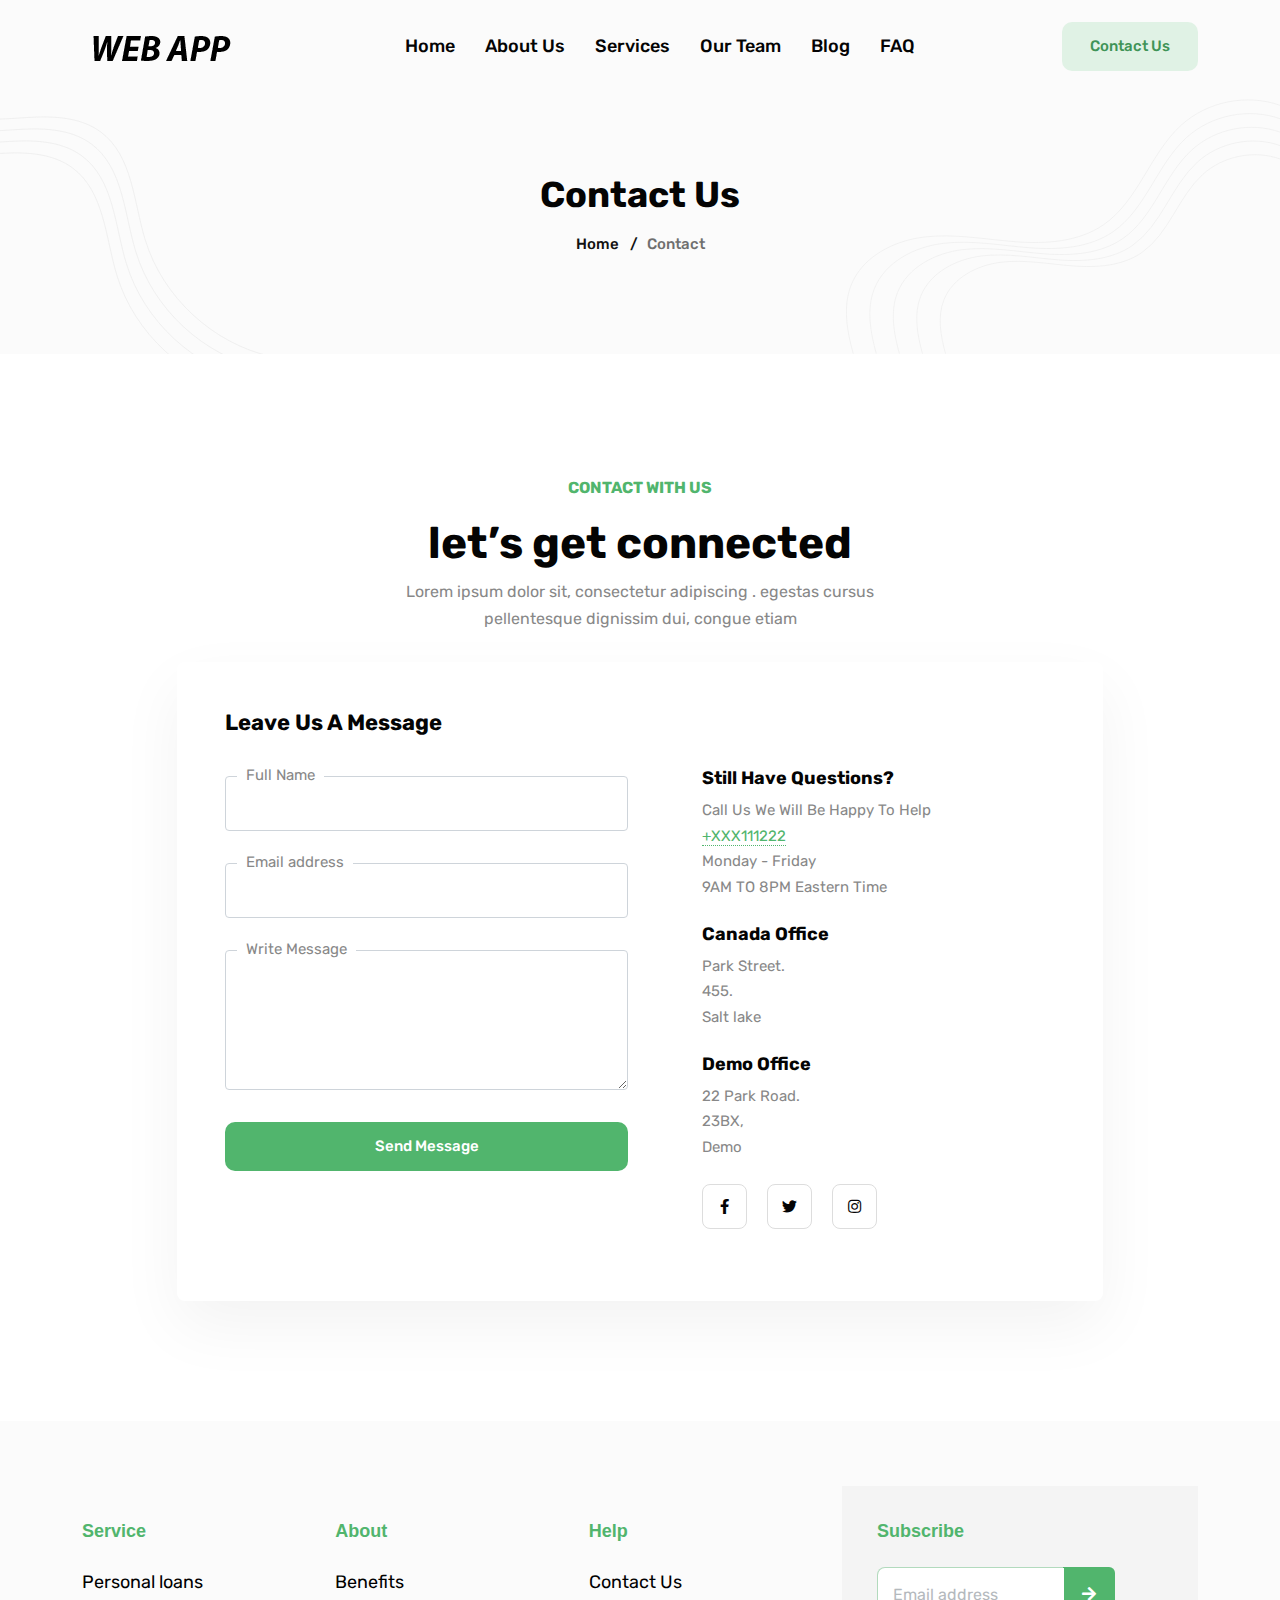
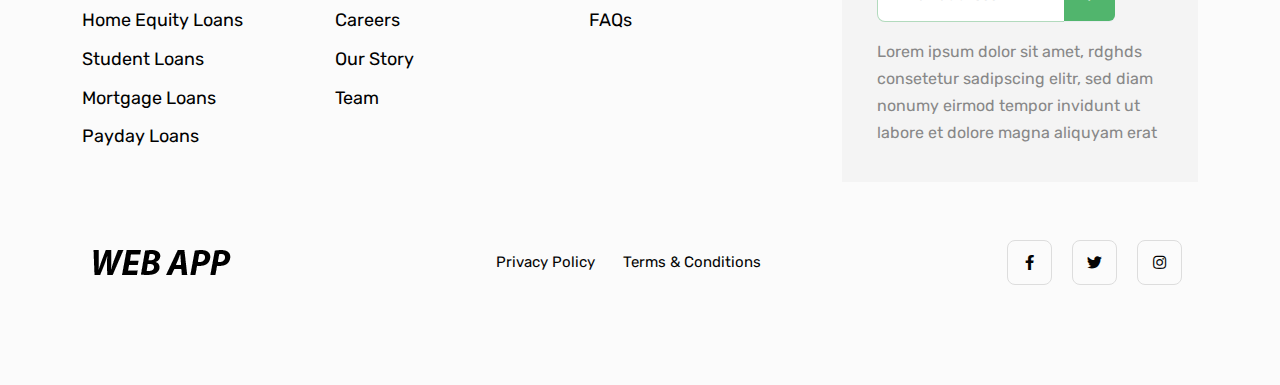
<file: pert4/template/contact.html>
<!DOCTYPE html>

<html lang="en-us">

<head>
	<meta charset="utf-8">
	<title>Livewire and filament</title>
	<meta name="viewport" content="width=device-width, initial-scale=1, maximum-scale=5">
	<meta name="description" content="This is meta description">
	<meta name="author" content="Themefisher">
	<link rel="shortcut icon" href="images/favicon.png" type="image/x-icon">
	<link rel="icon" href="images/favicon.png" type="image/x-icon">

	<!-- # Google Fonts -->
	<link rel="preconnect" href="https://fonts.googleapis.com">
	<link rel="preconnect" href="https://fonts.gstatic.com" crossorigin>
	<link href="https://fonts.googleapis.com/css2?family=Rubik:wght@400;500;700&display=swap" rel="stylesheet">

	<!-- # CSS Plugins -->
	<link rel="stylesheet" href="plugins/slick/slick.css">
	<link rel="stylesheet" href="plugins/font-awesome/fontawesome.min.css">
	<link rel="stylesheet" href="plugins/font-awesome/brands.css">
	<link rel="stylesheet" href="plugins/font-awesome/solid.css">

	<!-- # Main Style Sheet -->
	<link rel="stylesheet" href="css/style.css">
</head>

<body>

<!-- navigation -->
<header class="navigation bg-tertiary">
	<nav class="navbar navbar-expand-xl navbar-light text-center py-3">
		<div class="container">
			<a class="navbar-brand" href="index.html">
				<img loading="prelaod" decoding="async" class="img-fluid" width="160" src="images/logo.png" alt="Wallet">
			</a>
			<button class="navbar-toggler" type="button" data-bs-toggle="collapse" data-bs-target="#navbarSupportedContent" aria-controls="navbarSupportedContent" aria-expanded="false" aria-label="Toggle navigation"> <span class="navbar-toggler-icon"></span>
			</button>
			<div class="collapse navbar-collapse" id="navbarSupportedContent">
				<ul class="navbar-nav m-auto mb-2 mb-lg-0">
					<li class="nav-item"> <a class="nav-link" href="index.html">Home</a></li>
					<li class="nav-item "> <a class="nav-link" href="about.html">About Us</a></li>
					<li class="nav-item "> <a class="nav-link" href="services.html">Services</a></li>
					<li class="nav-item "> <a class="nav-link" href="team.html">Our Team</a></li>
					<li class="nav-item "><a class="nav-link " href="blog.html">Blog</a></li>
					<li class="nav-item "><a class="nav-link " href="faq.html">FAQ</a></li>
				</ul>
				<a href="#!" class="btn btn-outline-primary">Contact Us</a>				
			</div>
		</div>
	</nav>
</header>
<!-- /navigation -->

<div class="modal applyLoanModal fade" id="applyLoan" tabindex="-1" aria-labelledby="applyLoanLabel" aria-hidden="true">
  <div class="modal-dialog modal-dialog-centered">
    <div class="modal-content">
      <div class="modal-header border-bottom-0">
        <h4 class="modal-title" id="exampleModalLabel">How much do you need?</h4>
        <button type="button" class="btn-close" data-bs-dismiss="modal" aria-label="Close"></button>
      </div>
      <div class="modal-body">
        <form action="#!" method="post">
          <div class="row">
            <div class="col-lg-6 mb-4 pb-2">
              <div class="form-group">
                <label for="loan_amount" class="form-label">Amount</label>
                <input type="number" class="form-control shadow-none" id="loan_amount" placeholder="ex: 25000">
              </div>
            </div>
            <div class="col-lg-6 mb-4 pb-2">
              <div class="form-group">
                <label for="loan_how_long_for" class="form-label">How long for?</label>
                <input type="number" class="form-control shadow-none" id="loan_how_long_for" placeholder="ex: 12">
              </div>
            </div>
            <div class="col-lg-12 mb-4 pb-2">
              <div class="form-group">
                <label for="loan_repayment" class="form-label">Repayment</label>
                <input type="number" class="form-control shadow-none" id="loan_repayment" disabled>
              </div>
            </div>
            <div class="col-lg-6 mb-4 pb-2">
              <div class="form-group">
                <label for="loan_full_name" class="form-label">Full Name</label>
                <input type="text" class="form-control shadow-none" id="loan_full_name">
              </div>
            </div>
            <div class="col-lg-6 mb-4 pb-2">
              <div class="form-group">
                <label for="loan_email_address" class="form-label">Email address</label>
                <input type="email" class="form-control shadow-none" id="loan_email_address">
              </div>
            </div>
            <div class="col-lg-12">
              <button type="submit" class="btn btn-primary w-100">Get Your Loan Now</button>
            </div>
          </div>
        </form>
      </div>
    </div>
  </div>
</div>

<section class="page-header bg-tertiary">
	<div class="container">
		<div class="row">
			<div class="col-8 mx-auto text-center">
				<h2 class="mb-3 text-capitalize">Contact Us</h2>
				<ul class="list-inline breadcrumbs text-capitalize" style="font-weight:500">
					<li class="list-inline-item"><a href="index.html">Home</a>
					</li>
					<li class="list-inline-item">/ &nbsp; <a href="contact.html">Contact</a>
					</li>
				</ul>
			</div>
		</div>
	</div>
	<div class="has-shapes">
		<svg class="shape shape-left text-light" viewBox="0 0 192 752" fill="none" xmlns="http://www.w3.org/2000/svg">
			<path d="M-30.883 0C-41.3436 36.4248 -22.7145 75.8085 4.29154 102.398C31.2976 128.987 65.8677 146.199 97.6457 166.87C129.424 187.542 160.139 213.902 172.162 249.847C193.542 313.799 149.886 378.897 129.069 443.036C97.5623 540.079 122.109 653.229 191 728.495" stroke="currentColor" stroke-miterlimit="10" />
			<path d="M-55.5959 7.52271C-66.0565 43.9475 -47.4274 83.3312 -20.4214 109.92C6.58466 136.51 41.1549 153.722 72.9328 174.393C104.711 195.064 135.426 221.425 147.449 257.37C168.829 321.322 125.174 386.42 104.356 450.559C72.8494 547.601 97.3965 660.752 166.287 736.018" stroke="currentColor" stroke-miterlimit="10" />
			<path d="M-80.3302 15.0449C-90.7909 51.4697 -72.1617 90.8535 -45.1557 117.443C-18.1497 144.032 16.4205 161.244 48.1984 181.915C79.9763 202.587 110.691 228.947 122.715 264.892C144.095 328.844 100.439 393.942 79.622 458.081C48.115 555.123 72.6622 668.274 141.552 743.54" stroke="currentColor" stroke-miterlimit="10" />
			<path d="M-105.045 22.5676C-115.506 58.9924 -96.8766 98.3762 -69.8706 124.965C-42.8646 151.555 -8.29436 168.767 23.4835 189.438C55.2615 210.109 85.9766 236.469 98.0001 272.415C119.38 336.367 75.7243 401.464 54.9072 465.604C23.4002 562.646 47.9473 675.796 116.838 751.063" stroke="currentColor" stroke-miterlimit="10" />
		</svg>
		<svg class="shape shape-right text-light" viewBox="0 0 731 746" fill="none" xmlns="http://www.w3.org/2000/svg">
			<path d="M12.1794 745.14C1.80036 707.275 -5.75764 666.015 8.73984 629.537C27.748 581.745 80.4729 554.968 131.538 548.843C182.604 542.703 234.032 552.841 285.323 556.748C336.615 560.64 391.543 557.276 433.828 527.964C492.452 487.323 511.701 408.123 564.607 360.255C608.718 320.353 675.307 307.183 731.29 327.323" stroke="currentColor" stroke-miterlimit="10" />
			<path d="M51.0253 745.14C41.2045 709.326 34.0538 670.284 47.7668 635.783C65.7491 590.571 115.623 565.242 163.928 559.449C212.248 553.641 260.884 563.235 309.4 566.931C357.916 570.627 409.887 567.429 449.879 539.701C505.35 501.247 523.543 426.331 573.598 381.059C615.326 343.314 678.324 330.853 731.275 349.906" stroke="currentColor" stroke-miterlimit="10" />
			<path d="M89.8715 745.14C80.6239 711.363 73.8654 674.568 86.8091 642.028C103.766 599.396 150.788 575.515 196.347 570.054C241.906 564.578 287.767 573.629 333.523 577.099C379.278 580.584 428.277 577.567 465.976 551.423C518.279 515.172 535.431 444.525 582.62 401.832C621.964 366.229 681.356 354.493 731.291 372.46" stroke="currentColor" stroke-miterlimit="10" />
			<path d="M128.718 745.14C120.029 713.414 113.678 678.838 125.837 648.274C141.768 608.221 185.939 585.788 228.737 580.659C271.536 575.515 314.621 584.008 357.6 587.282C400.58 590.556 446.607 587.719 482.028 563.16C531.163 529.111 547.275 462.733 591.612 422.635C628.572 389.19 684.375 378.162 731.276 395.043" stroke="currentColor" stroke-miterlimit="10" />
			<path d="M167.564 745.14C159.432 715.451 153.504 683.107 164.863 654.519C179.753 617.046 221.088 596.062 261.126 591.265C301.164 586.452 341.473 594.402 381.677 597.465C421.88 600.527 464.95 597.872 498.094 574.896C544.061 543.035 559.146 480.942 600.617 443.423C635.194 412.135 687.406 401.817 731.276 417.612" stroke="currentColor" stroke-miterlimit="10" />
			<path d="M817.266 289.466C813.108 259.989 787.151 237.697 759.261 227.271C731.372 216.846 701.077 215.553 671.666 210.904C642.254 206.24 611.795 197.156 591.664 175.224C555.853 136.189 566.345 75.5336 560.763 22.8649C552.302 -56.8256 498.487 -130.133 425 -162.081" stroke="currentColor" stroke-miterlimit="10" />
			<path d="M832.584 276.159C828.427 246.683 802.469 224.391 774.58 213.965C746.69 203.539 716.395 202.246 686.984 197.598C657.573 192.934 627.114 183.85 606.982 161.918C571.172 122.883 581.663 62.2275 576.082 9.55873C567.62 -70.1318 513.806 -143.439 440.318 -175.387" stroke="currentColor" stroke-miterlimit="10" />
			<path d="M847.904 262.853C843.747 233.376 817.789 211.084 789.9 200.659C762.011 190.233 731.716 188.94 702.304 184.292C672.893 179.627 642.434 170.544 622.303 148.612C586.492 109.577 596.983 48.9211 591.402 -3.74766C582.94 -83.4382 529.126 -156.746 455.638 -188.694" stroke="currentColor" stroke-miterlimit="10" />
			<path d="M863.24 249.547C859.083 220.07 833.125 197.778 805.236 187.353C777.347 176.927 747.051 175.634 717.64 170.986C688.229 166.321 657.77 157.237 637.639 135.306C601.828 96.2707 612.319 35.6149 606.738 -17.0538C598.276 -96.7443 544.462 -170.052 470.974 -202" stroke="currentColor" stroke-miterlimit="10" />
		</svg>
	</div>
</section>

<section class="section">
	<div class="container">
		<div class="row justify-content-center align-items-center">
			<div class="col-lg-6">
				<div class="section-title text-center">
					<p class="text-primary text-uppercase fw-bold mb-3">Contact With us</p>
					<h1>let&rsquo;s get connected</h1>
					<p>Lorem ipsum dolor sit, consectetur adipiscing . egestas cursus pellentesque dignissim dui, congue etiam</p>
				</div>
			</div>
			<div class="col-lg-10">
				<div class="shadow rounded p-5 bg-white">
					<div class="row">
						<div class="col-12 mb-4">
							<h4>Leave Us A Message</h4>
						</div>
						<div class="col-lg-6">
							<div class="contact-form">
								<form action="#!">
									<div class="form-group mb-4 pb-2">
										<label for="exampleFormControlInput1" class="form-label">Full Name</label>
										<input type="text" class="form-control shadow-none" id="contact_name">
									</div>
									<div class="form-group mb-4 pb-2">
										<label for="exampleFormControlInput1" class="form-label">Email address</label>
										<input type="email" class="form-control shadow-none" id="contact_email">
									</div>
									<div class="form-group mb-4 pb-2">
										<label for="exampleFormControlTextarea1" class="form-label">Write Message</label>
										<textarea class="form-control shadow-none" id="exampleFormControlTextarea1" rows="3"></textarea>
									</div>
									<button class="btn btn-primary w-100" type="submit">Send Message</button>
								</form>
							</div>
						</div>
						<div class="col-lg-6 mt-5 mt-lg-0">
							<div class="contact-info">
								<div class="block mt-0">
									<h4 class="h5">Still Have Questions?</h4>
									<div class="content">Call Us We Will Be Happy To Help
										<br> <a href="tel:+XXX111222">+XXX111222</a> 
										<br>Monday - Friday
										<br>9AM TO 8PM Eastern Time</div>
								</div>
								<div class="block mt-4">
									<h4 class="h5">Canada Office</h4>
									<div class="content">Park Street.
										<br>455.
										<br>Salt lake</div>
								</div>
								<div class="block mt-4">
									<h4 class="h5">Demo Office</h4>
									<div class="content">22 Park Road.
										<br>23BX,
										<br>Demo</div>
								</div>
								<div class="block">
									<ul class="list-unstyled list-inline my-4 social-icons">
										<li class="list-inline-item me-3"><a title="Explorer Facebook Profile" class="text-black" href="https://facebook.com/"><i class="fab fa-facebook-f"></i></a>
										</li>
										<li class="list-inline-item me-3"><a title="Explorer Twitter Profile" class="text-black" href="https://twitter.com/"><i class="fab fa-twitter"></i></a>
										</li>
										<li class="list-inline-item me-3"><a title="Explorer Instagram Profile" class="text-black" href="https://instagram.com/"><i class="fab fa-instagram"></i></a>
										</li>
									</ul>
								</div>
							</div>
						</div>
					</div>
				</div>
			</div>
		</div>
	</div>
</section>

<footer class="section-sm bg-tertiary">
	<div class="container">
		<div class="row justify-content-between">
			<div class="col-lg-2 col-md-4 col-6 mb-4">
				<div class="footer-widget">
					<h5 class="mb-4 text-primary font-secondary">Service</h5>
					<ul class="list-unstyled">
						<li class="mb-2"><a href="service-details.html">Personal loans</a>
						</li>
						<li class="mb-2"><a href="service-details.html">Home Equity Loans</a>
						</li>
						<li class="mb-2"><a href="service-details.html">Student Loans</a>
						</li>
						<li class="mb-2"><a href="service-details.html">Mortgage Loans</a>
						</li>
						<li class="mb-2"><a href="service-details.html">Payday Loans</a>
						</li>
					</ul>
				</div>
			</div>
			<div class="col-lg-2 col-md-4 col-6 mb-4">
				<div class="footer-widget">
					<h5 class="mb-4 text-primary font-secondary">About</h5>
					<ul class="list-unstyled">
						<li class="mb-2"><a href="#!">Benefits</a>
						</li>
						<li class="mb-2"><a href="#!">Careers</a>
						</li>
						<li class="mb-2"><a href="#!">Our Story</a>
						</li>
						<li class="mb-2"><a href="#!">Team</a>
						</li>
					</ul>
				</div>
			</div>
			<div class="col-lg-2 col-md-4 col-6 mb-4">
				<div class="footer-widget">
					<h5 class="mb-4 text-primary font-secondary">Help</h5>
					<ul class="list-unstyled">
						<li class="mb-2"><a href="contact.html">Contact Us</a>
						</li>
						<li class="mb-2"><a href="faq.html">FAQs</a>
						</li>
					</ul>
				</div>
			</div>
			<div class="col-lg-4 col-md-12 newsletter-form">
				<div style="background-color: #F4F4F4; padding: 35px;">
					<h5 class="mb-4 text-primary font-secondary">Subscribe</h5>
					<div class="pe-0 pe-xl-5">
						<form action="#!" method="post" name="mc-embedded-subscribe-form" target="_blank">
							<div class="input-group mb-3">
								<input type="text" class="form-control shadow-none bg-white border-end-0" placeholder="Email address"> <span class="input-group-text border-0 p-0">
                    <button class="input-group-text border-0 bg-primary" type="submit" name="subscribe"
                      aria-label="Subscribe for Newsletter"><i class="fas fa-arrow-right"></i></button>
                  </span>
							</div>
							<div style="position: absolute; left: -5000px;" aria-hidden="true">
								<input type="text" name="b_463ee871f45d2d93748e77cad_a0a2c6d074" tabindex="-1">
							</div>
						</form>
					</div>
					<p class="mb-0">Lorem ipsum dolor sit amet, rdghds consetetur sadipscing elitr, sed diam nonumy eirmod tempor invidunt ut labore et dolore magna aliquyam erat</p>
				</div>
			</div>
		</div>
		<div class="row align-items-center mt-5 text-center text-md-start">
			<div class="col-lg-4">
        <a href="index.html">
          <img loading="prelaod" decoding="async" class="img-fluid" width="160" src="images/logo.png" alt="Wallet">
        </a>
			</div>
			<div class="col-lg-4 col-md-6 mt-4 mt-lg-0">
				<ul class="list-unstyled list-inline mb-0 text-lg-center">
					<li class="list-inline-item me-4"><a class="text-black" href="privacy-policy.html">Privacy Policy</a>
					</li>
					<li class="list-inline-item me-4"><a class="text-black" href="terms.html">Terms &amp; Conditions</a>
					</li>
				</ul>
			</div>
			<div class="col-lg-4 col-md-6 text-md-end mt-4 mt-md-0">
				<ul class="list-unstyled list-inline mb-0 social-icons">
					<li class="list-inline-item me-3"><a title="Explorer Facebook Profile" class="text-black" href="https://facebook.com/"><i class="fab fa-facebook-f"></i></a>
					</li>
					<li class="list-inline-item me-3"><a title="Explorer Twitter Profile" class="text-black" href="https://twitter.com/"><i class="fab fa-twitter"></i></a>
					</li>
					<li class="list-inline-item me-3"><a title="Explorer Instagram Profile" class="text-black" href="https://instagram.com/"><i class="fab fa-instagram"></i></a>
					</li>
				</ul>
			</div>
		</div>
	</div>
</footer>


<!-- # JS Plugins -->
<script src="plugins/jquery/jquery.min.js"></script>
<script src="plugins/bootstrap/bootstrap.min.js"></script>

<!-- Main Script -->
<script src="js/script.js"></script>

</body>
</html>
</file>
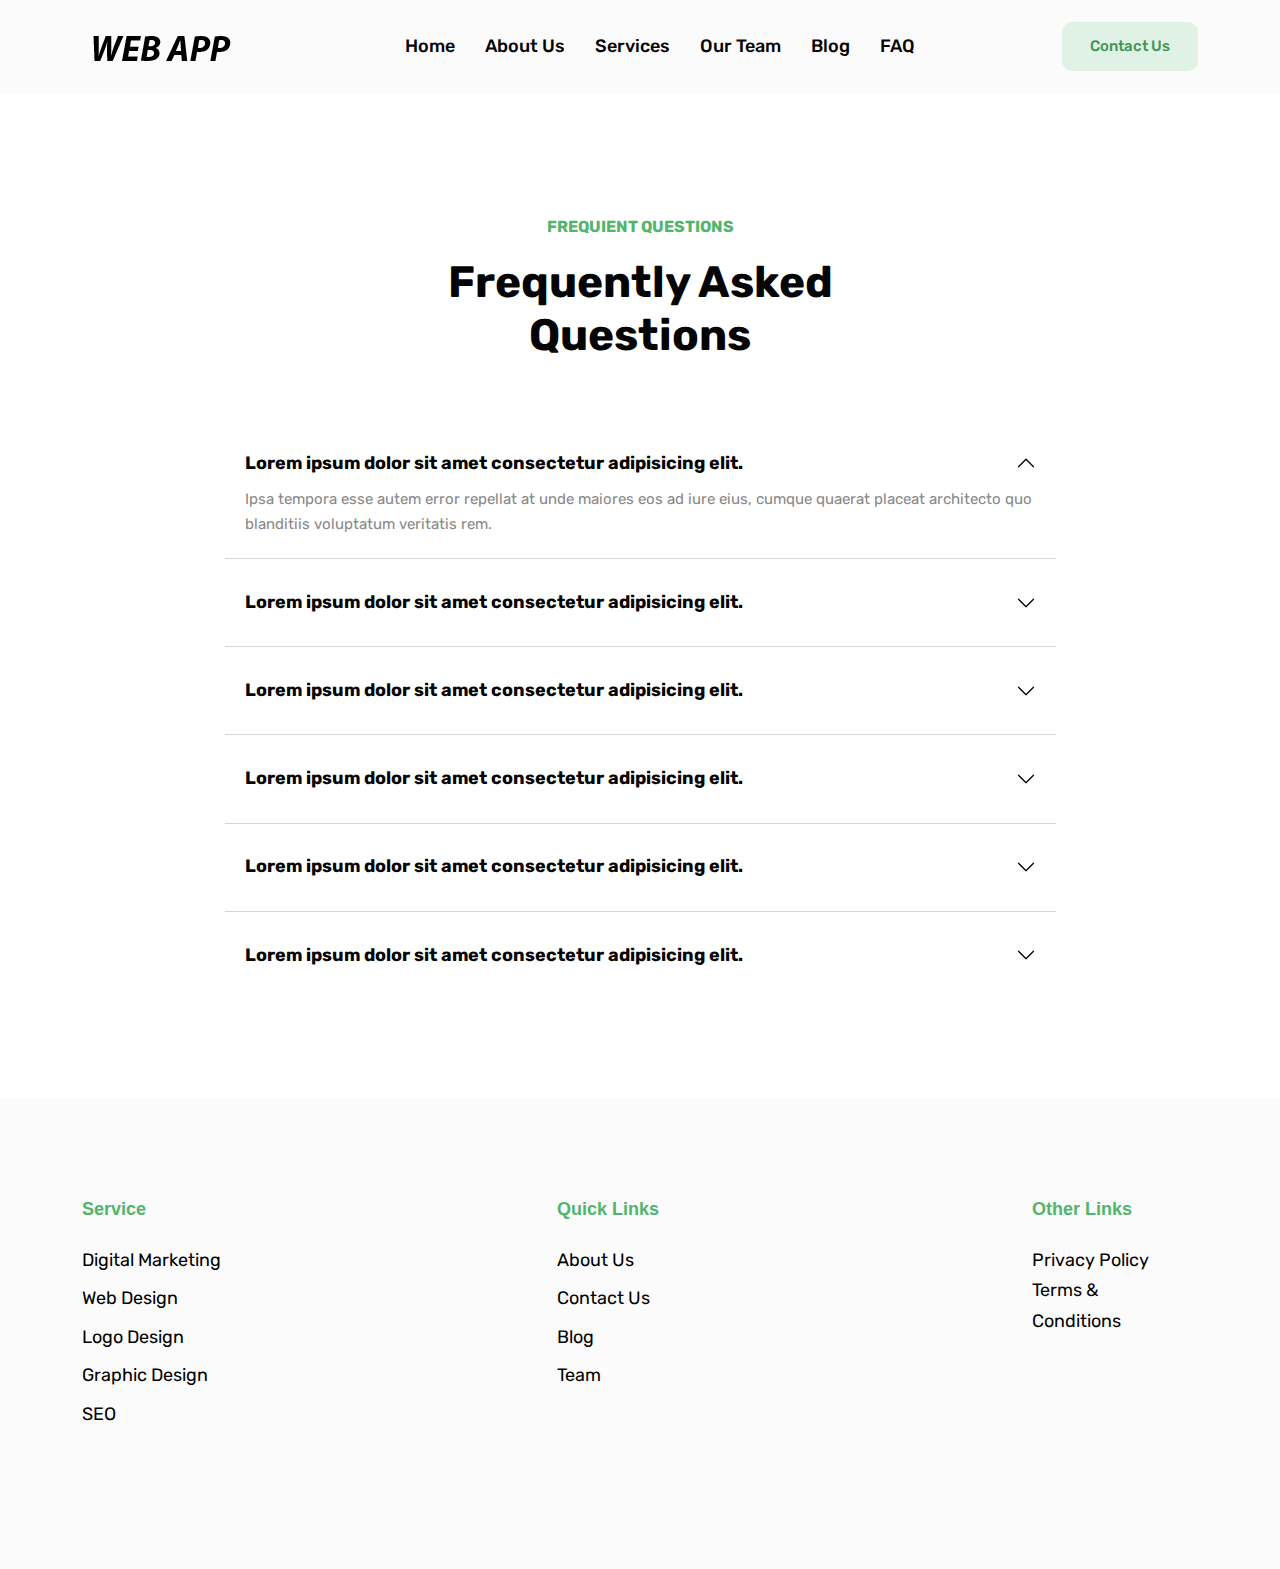
<file: pert4/template/faq.html>
<!DOCTYPE html>

<html lang="en-us">

<head>
	<meta charset="utf-8">
	<title>Livewire and filament</title>
	<meta name="viewport" content="width=device-width, initial-scale=1, maximum-scale=5">
	<meta name="description" content="This is meta description">
	<meta name="author" content="Themefisher">
	<link rel="shortcut icon" href="images/favicon.png" type="image/x-icon">
	<link rel="icon" href="images/favicon.png" type="image/x-icon">

	<!-- # Google Fonts -->
	<link rel="preconnect" href="https://fonts.googleapis.com">
	<link rel="preconnect" href="https://fonts.gstatic.com" crossorigin>
	<link href="https://fonts.googleapis.com/css2?family=Rubik:wght@400;500;700&display=swap" rel="stylesheet">

	<!-- # CSS Plugins -->
	<link rel="stylesheet" href="plugins/slick/slick.css">
	<link rel="stylesheet" href="plugins/font-awesome/fontawesome.min.css">
	<link rel="stylesheet" href="plugins/font-awesome/brands.css">
	<link rel="stylesheet" href="plugins/font-awesome/solid.css">

	<!-- # Main Style Sheet -->
	<link rel="stylesheet" href="css/style.css">
</head>

<body>

<!-- navigation -->
<header class="navigation bg-tertiary">
	<nav class="navbar navbar-expand-xl navbar-light text-center py-3">
		<div class="container">
			<a class="navbar-brand" href="index.html">
				<img loading="prelaod" decoding="async" class="img-fluid" width="160" src="images/logo.png" alt="Wallet">
			</a>
			<button class="navbar-toggler" type="button" data-bs-toggle="collapse" data-bs-target="#navbarSupportedContent" aria-controls="navbarSupportedContent" aria-expanded="false" aria-label="Toggle navigation"> <span class="navbar-toggler-icon"></span>
			</button>
			<div class="collapse navbar-collapse" id="navbarSupportedContent">
				<ul class="navbar-nav m-auto mb-2 mb-lg-0">
					<li class="nav-item"> <a class="nav-link" href="index.html">Home</a></li>
					<li class="nav-item "> <a class="nav-link" href="about.html">About Us</a></li>
					<li class="nav-item "> <a class="nav-link" href="services.html">Services</a></li>
					<li class="nav-item "> <a class="nav-link" href="team.html">Our Team</a></li>
					<li class="nav-item "><a class="nav-link " href="blog.html">Blog</a></li>
					<li class="nav-item "><a class="nav-link " href="faq.html">FAQ</a></li>
				</ul>
				<a href="#!" class="btn btn-outline-primary">Contact Us</a>				
			</div>
		</div>
	</nav>
</header>
<!-- /navigation -->

<div class="modal applyLoanModal fade" id="applyLoan" tabindex="-1" aria-labelledby="applyLoanLabel" aria-hidden="true">
  <div class="modal-dialog modal-dialog-centered">
    <div class="modal-content">
      <div class="modal-header border-bottom-0">
        <h4 class="modal-title" id="exampleModalLabel">How much do you need?</h4>
        <button type="button" class="btn-close" data-bs-dismiss="modal" aria-label="Close"></button>
      </div>
      <div class="modal-body">
        <form action="#!" method="post">
          <div class="row">
            <div class="col-lg-6 mb-4 pb-2">
              <div class="form-group">
                <label for="loan_amount" class="form-label">Amount</label>
                <input type="number" class="form-control shadow-none" id="loan_amount" placeholder="ex: 25000">
              </div>
            </div>
            <div class="col-lg-6 mb-4 pb-2">
              <div class="form-group">
                <label for="loan_how_long_for" class="form-label">How long for?</label>
                <input type="number" class="form-control shadow-none" id="loan_how_long_for" placeholder="ex: 12">
              </div>
            </div>
            <div class="col-lg-12 mb-4 pb-2">
              <div class="form-group">
                <label for="loan_repayment" class="form-label">Repayment</label>
                <input type="number" class="form-control shadow-none" id="loan_repayment" disabled>
              </div>
            </div>
            <div class="col-lg-6 mb-4 pb-2">
              <div class="form-group">
                <label for="loan_full_name" class="form-label">Full Name</label>
                <input type="text" class="form-control shadow-none" id="loan_full_name">
              </div>
            </div>
            <div class="col-lg-6 mb-4 pb-2">
              <div class="form-group">
                <label for="loan_email_address" class="form-label">Email address</label>
                <input type="email" class="form-control shadow-none" id="loan_email_address">
              </div>
            </div>
            <div class="col-lg-12">
              <button type="submit" class="btn btn-primary w-100">Get Your Loan Now</button>
            </div>
          </div>
        </form>
      </div>
    </div>
  </div>
</div>

<section class="section">
  <div class="container">
    <div class="row justify-content-center mb-5">
      <div class="col-lg-6">
        <div class="section-title text-center">
          <p class="text-primary text-uppercase fw-bold mb-3">Frequient Questions</p>
          <h1>Frequently Asked Questions</h1>
        </div>
      </div>
    </div>
    <div class="row justify-content-center">
      <div class="col-lg-9">
        <div class="accordion accordion-border-bottom" id="accordionFAQ">
          <div class="accordion-item">
            <h2 class="accordion-header accordion-button h5 border-0 active"
              id="heading-ebd23e34fd2ed58299b32c03c521feb0b02f19d9" type="button" data-bs-toggle="collapse"
              data-bs-target="#collapse-ebd23e34fd2ed58299b32c03c521feb0b02f19d9" aria-expanded="true"
              aria-controls="collapse-ebd23e34fd2ed58299b32c03c521feb0b02f19d9">
			  Lorem ipsum dolor sit amet consectetur adipisicing elit. 
            </h2>
            <div id="collapse-ebd23e34fd2ed58299b32c03c521feb0b02f19d9"
              class="accordion-collapse collapse border-0 show"
              aria-labelledby="heading-ebd23e34fd2ed58299b32c03c521feb0b02f19d9" data-bs-parent="#accordionFAQ">
              <div class="accordion-body py-0 content">Ipsa tempora esse autem error repellat at unde maiores eos ad iure eius, cumque quaerat placeat architecto quo blanditiis voluptatum veritatis rem.</div>
            </div>
          </div>
          <div class="accordion-item">
            <h2 class="accordion-header accordion-button h5 border-0 "
              id="heading-a443e01b4db47b3f4a1267e10594576d52730ec1" type="button" data-bs-toggle="collapse"
              data-bs-target="#collapse-a443e01b4db47b3f4a1267e10594576d52730ec1" aria-expanded="false"
              aria-controls="collapse-a443e01b4db47b3f4a1267e10594576d52730ec1">Lorem ipsum dolor sit amet consectetur adipisicing elit. 
            </h2>
            <div id="collapse-a443e01b4db47b3f4a1267e10594576d52730ec1" class="accordion-collapse collapse border-0 "
              aria-labelledby="heading-a443e01b4db47b3f4a1267e10594576d52730ec1" data-bs-parent="#accordionFAQ">
              <div class="accordion-body py-0 content">Ipsa tempora esse autem error repellat at unde maiores eos ad iure eius, cumque quaerat placeat architecto quo blanditiis voluptatum veritatis rem.</div>
            </div>
          </div>
          <div class="accordion-item">
            <h2 class="accordion-header accordion-button h5 border-0 "
              id="heading-4b82be4be873c8ad699fa97049523ac86b67a8bd" type="button" data-bs-toggle="collapse"
              data-bs-target="#collapse-4b82be4be873c8ad699fa97049523ac86b67a8bd" aria-expanded="false"
              aria-controls="collapse-4b82be4be873c8ad699fa97049523ac86b67a8bd">Lorem ipsum dolor sit amet consectetur adipisicing elit. 
            </h2>
            <div id="collapse-4b82be4be873c8ad699fa97049523ac86b67a8bd" class="accordion-collapse collapse border-0 "
              aria-labelledby="heading-4b82be4be873c8ad699fa97049523ac86b67a8bd" data-bs-parent="#accordionFAQ">
              <div class="accordion-body py-0 content">Ipsa tempora esse autem error repellat at unde maiores eos ad iure eius, cumque quaerat placeat architecto quo blanditiis voluptatum veritatis rem.</div>
            </div>
          </div>
          <div class="accordion-item">
            <h2 class="accordion-header accordion-button h5 border-0 "
              id="heading-3e13e9676a9cd6a6f8bfbe6e1e9fc0881ef247b3" type="button" data-bs-toggle="collapse"
              data-bs-target="#collapse-3e13e9676a9cd6a6f8bfbe6e1e9fc0881ef247b3" aria-expanded="false"
              aria-controls="collapse-3e13e9676a9cd6a6f8bfbe6e1e9fc0881ef247b3">Lorem ipsum dolor sit amet consectetur adipisicing elit. 
            </h2>
            <div id="collapse-3e13e9676a9cd6a6f8bfbe6e1e9fc0881ef247b3" class="accordion-collapse collapse border-0 "
              aria-labelledby="heading-3e13e9676a9cd6a6f8bfbe6e1e9fc0881ef247b3" data-bs-parent="#accordionFAQ">
              <div class="accordion-body py-0 content">Ipsa tempora esse autem error repellat at unde maiores eos ad iure eius, cumque quaerat placeat architecto quo blanditiis voluptatum veritatis rem.</div>
            </div>
          </div>
          <div class="accordion-item">
            <h2 class="accordion-header accordion-button h5 border-0 "
              id="heading-0c2f829793a1f0562fea97120357dd2d43319164" type="button" data-bs-toggle="collapse"
              data-bs-target="#collapse-0c2f829793a1f0562fea97120357dd2d43319164" aria-expanded="false"
              aria-controls="collapse-0c2f829793a1f0562fea97120357dd2d43319164">Lorem ipsum dolor sit amet consectetur adipisicing elit. 
            </h2>
            <div id="collapse-0c2f829793a1f0562fea97120357dd2d43319164" class="accordion-collapse collapse border-0 "
              aria-labelledby="heading-0c2f829793a1f0562fea97120357dd2d43319164" data-bs-parent="#accordionFAQ">
              <div class="accordion-body py-0 content">Ipsa tempora esse autem error repellat at unde maiores eos ad iure eius, cumque quaerat placeat architecto quo blanditiis voluptatum veritatis rem.</div>
            </div>
          </div>
          <div class="accordion-item">
            <h2 class="accordion-header accordion-button h5 border-0 "
              id="heading-8fe6730e26db16f15763887c30a614caa075f518" type="button" data-bs-toggle="collapse"
              data-bs-target="#collapse-8fe6730e26db16f15763887c30a614caa075f518" aria-expanded="false"
              aria-controls="collapse-8fe6730e26db16f15763887c30a614caa075f518">Lorem ipsum dolor sit amet consectetur adipisicing elit. 
            </h2>
            <div id="collapse-8fe6730e26db16f15763887c30a614caa075f518" class="accordion-collapse collapse border-0 "
              aria-labelledby="heading-8fe6730e26db16f15763887c30a614caa075f518" data-bs-parent="#accordionFAQ">
              <div class="accordion-body py-0 content">Ipsa tempora esse autem error repellat at unde maiores eos ad iure eius, cumque quaerat placeat architecto quo blanditiis voluptatum veritatis rem.</div>
            </div>
          </div>
        </div>
      </div>
    </div>
  </div>
</section>


<footer class="section-sm bg-tertiary">
	<div class="container">
		<div class="row justify-content-between">
			<div class="col-lg-2 col-md-4 col-6 mb-4">
				<div class="footer-widget">
					<h5 class="mb-4 text-primary font-secondary">Service</h5>
					<ul class="list-unstyled">
						<li class="mb-2"><a href="service-details.html">Digital Marketing</a>
						</li>
						<li class="mb-2"><a href="service-details.html">Web Design</a>
						</li>
						<li class="mb-2"><a href="service-details.html">Logo Design</a>
						</li>
						<li class="mb-2"><a href="service-details.html">Graphic Design</a>
						</li>
						<li class="mb-2"><a href="service-details.html">SEO</a>
						</li>
					</ul>
				</div>
			</div>
			<div class="col-lg-2 col-md-4 col-6 mb-4">
				<div class="footer-widget">
					<h5 class="mb-4 text-primary font-secondary">Quick Links</h5>
					<ul class="list-unstyled">
						<li class="mb-2"><a href="#!">About Us</a>
						</li>
						<li class="mb-2"><a href="#!">Contact Us</a>
						</li>
						<li class="mb-2"><a href="#!">Blog</a>
						</li>
						<li class="mb-2"><a href="#!">Team</a>
						</li>
					</ul>
				</div>
			</div>
			<div class="col-lg-2 col-md-4 col-6 mb-4">
				<div class="footer-widget">
					<h5 class="mb-4 text-primary font-secondary">Other Links</h5>
					<ul class="list-unstyled">
						<li class="list-inline-item me-4"><a class="text-black" href="privacy-policy.html">Privacy Policy</a>
                        </li>
						<li class="list-inline-item me-4"><a class="text-black" href="terms.html">Terms &amp; Conditions</a>
                        </li>
					</ul>
				</div>
			</div>			
		</div>
		
	</div>
</footer>


<!-- # JS Plugins -->
<script src="plugins/jquery/jquery.min.js"></script>
<script src="plugins/bootstrap/bootstrap.min.js"></script>

<!-- Main Script -->
<script src="js/script.js"></script>

</body>
</html>
</file>
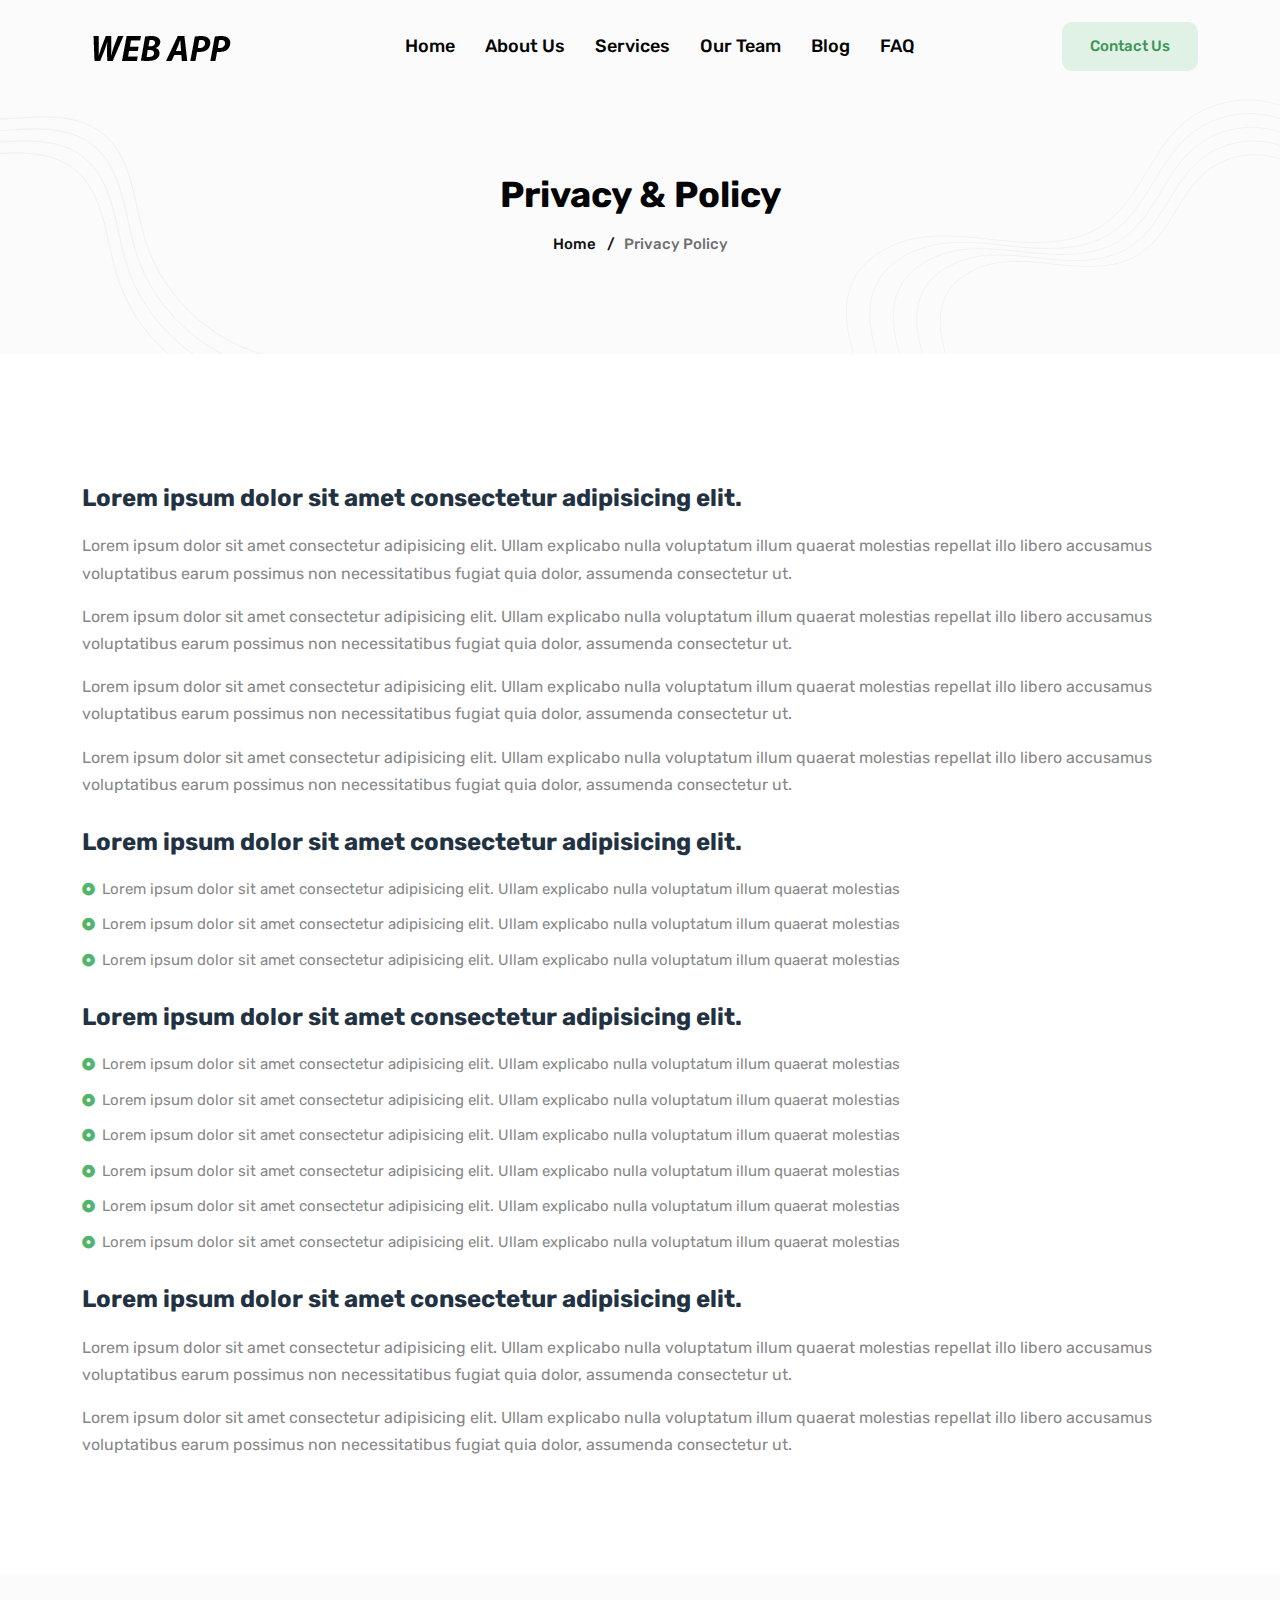
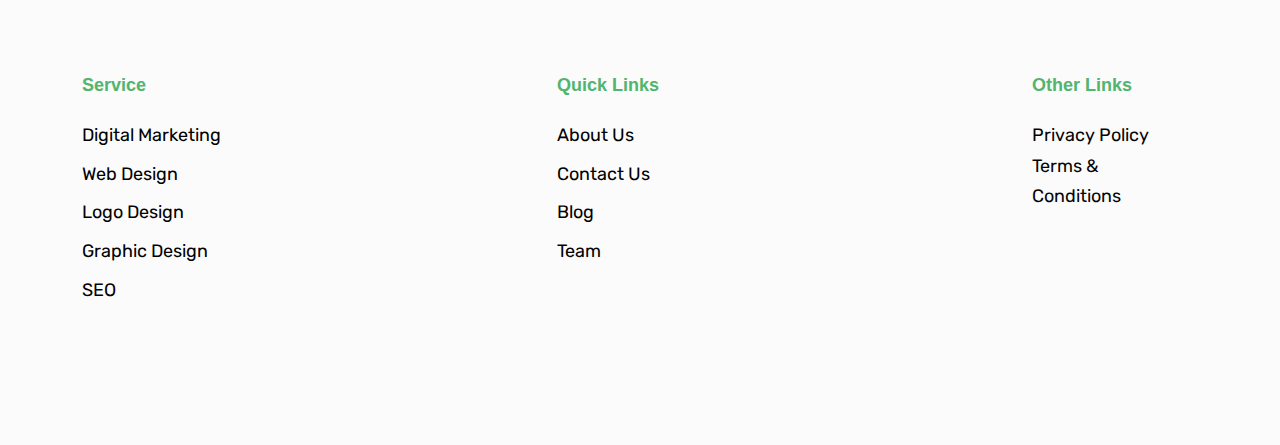
<file: pert4/template/privacy-policy.html>
<!DOCTYPE html>

<html lang="en-us">

<head>
	<meta charset="utf-8">
	<title>Livewire and filament</title>
	<meta name="viewport" content="width=device-width, initial-scale=1, maximum-scale=5">
	<meta name="description" content="This is meta description">
	<meta name="author" content="Themefisher">
	<link rel="shortcut icon" href="images/favicon.png" type="image/x-icon">
	<link rel="icon" href="images/favicon.png" type="image/x-icon">

	<!-- # Google Fonts -->
	<link rel="preconnect" href="https://fonts.googleapis.com">
	<link rel="preconnect" href="https://fonts.gstatic.com" crossorigin>
	<link href="https://fonts.googleapis.com/css2?family=Rubik:wght@400;500;700&display=swap" rel="stylesheet">

	<!-- # CSS Plugins -->
	<link rel="stylesheet" href="plugins/slick/slick.css">
	<link rel="stylesheet" href="plugins/font-awesome/fontawesome.min.css">
	<link rel="stylesheet" href="plugins/font-awesome/brands.css">
	<link rel="stylesheet" href="plugins/font-awesome/solid.css">

	<!-- # Main Style Sheet -->
	<link rel="stylesheet" href="css/style.css">
</head>

<body>

<!-- navigation -->
<header class="navigation bg-tertiary">
	<nav class="navbar navbar-expand-xl navbar-light text-center py-3">
		<div class="container">
			<a class="navbar-brand" href="index.html">
				<img loading="prelaod" decoding="async" class="img-fluid" width="160" src="images/logo.png" alt="Wallet">
			</a>
			<button class="navbar-toggler" type="button" data-bs-toggle="collapse" data-bs-target="#navbarSupportedContent" aria-controls="navbarSupportedContent" aria-expanded="false" aria-label="Toggle navigation"> <span class="navbar-toggler-icon"></span>
			</button>
			<div class="collapse navbar-collapse" id="navbarSupportedContent">
				<ul class="navbar-nav m-auto mb-2 mb-lg-0">
					<li class="nav-item"> <a class="nav-link" href="index.html">Home</a></li>
					<li class="nav-item "> <a class="nav-link" href="about.html">About Us</a></li>
					<li class="nav-item "> <a class="nav-link" href="services.html">Services</a></li>
					<li class="nav-item "> <a class="nav-link" href="team.html">Our Team</a></li>
					<li class="nav-item "><a class="nav-link " href="blog.html">Blog</a></li>
					<li class="nav-item "><a class="nav-link " href="faq.html">FAQ</a></li>
				</ul>
				<a href="#!" class="btn btn-outline-primary">Contact Us</a>				
			</div>
		</div>
	</nav>
</header>
<!-- /navigation -->

<section class="page-header bg-tertiary">
  <div class="container">
    <div class="row">
      <div class="col-8 mx-auto text-center">
        <h2 class="mb-3 text-capitalize">Privacy &amp; Policy</h2>
        <ul class="list-inline breadcrumbs text-capitalize" style="font-weight:500">
          <li class="list-inline-item"><a href="index.html">Home</a>
          </li>
          <li class="list-inline-item">/ &nbsp; <a href="privacy-policy.html">Privacy Policy</a>
          </li>
        </ul>
      </div>
    </div>
  </div>
  <div class="has-shapes">
    <svg class="shape shape-left text-light" viewBox="0 0 192 752" fill="none" xmlns="http://www.w3.org/2000/svg">
      <path
        d="M-30.883 0C-41.3436 36.4248 -22.7145 75.8085 4.29154 102.398C31.2976 128.987 65.8677 146.199 97.6457 166.87C129.424 187.542 160.139 213.902 172.162 249.847C193.542 313.799 149.886 378.897 129.069 443.036C97.5623 540.079 122.109 653.229 191 728.495"
        stroke="currentColor" stroke-miterlimit="10" />
      <path
        d="M-55.5959 7.52271C-66.0565 43.9475 -47.4274 83.3312 -20.4214 109.92C6.58466 136.51 41.1549 153.722 72.9328 174.393C104.711 195.064 135.426 221.425 147.449 257.37C168.829 321.322 125.174 386.42 104.356 450.559C72.8494 547.601 97.3965 660.752 166.287 736.018"
        stroke="currentColor" stroke-miterlimit="10" />
      <path
        d="M-80.3302 15.0449C-90.7909 51.4697 -72.1617 90.8535 -45.1557 117.443C-18.1497 144.032 16.4205 161.244 48.1984 181.915C79.9763 202.587 110.691 228.947 122.715 264.892C144.095 328.844 100.439 393.942 79.622 458.081C48.115 555.123 72.6622 668.274 141.552 743.54"
        stroke="currentColor" stroke-miterlimit="10" />
      <path
        d="M-105.045 22.5676C-115.506 58.9924 -96.8766 98.3762 -69.8706 124.965C-42.8646 151.555 -8.29436 168.767 23.4835 189.438C55.2615 210.109 85.9766 236.469 98.0001 272.415C119.38 336.367 75.7243 401.464 54.9072 465.604C23.4002 562.646 47.9473 675.796 116.838 751.063"
        stroke="currentColor" stroke-miterlimit="10" />
    </svg>
    <svg class="shape shape-right text-light" viewBox="0 0 731 746" fill="none" xmlns="http://www.w3.org/2000/svg">
      <path
        d="M12.1794 745.14C1.80036 707.275 -5.75764 666.015 8.73984 629.537C27.748 581.745 80.4729 554.968 131.538 548.843C182.604 542.703 234.032 552.841 285.323 556.748C336.615 560.64 391.543 557.276 433.828 527.964C492.452 487.323 511.701 408.123 564.607 360.255C608.718 320.353 675.307 307.183 731.29 327.323"
        stroke="currentColor" stroke-miterlimit="10" />
      <path
        d="M51.0253 745.14C41.2045 709.326 34.0538 670.284 47.7668 635.783C65.7491 590.571 115.623 565.242 163.928 559.449C212.248 553.641 260.884 563.235 309.4 566.931C357.916 570.627 409.887 567.429 449.879 539.701C505.35 501.247 523.543 426.331 573.598 381.059C615.326 343.314 678.324 330.853 731.275 349.906"
        stroke="currentColor" stroke-miterlimit="10" />
      <path
        d="M89.8715 745.14C80.6239 711.363 73.8654 674.568 86.8091 642.028C103.766 599.396 150.788 575.515 196.347 570.054C241.906 564.578 287.767 573.629 333.523 577.099C379.278 580.584 428.277 577.567 465.976 551.423C518.279 515.172 535.431 444.525 582.62 401.832C621.964 366.229 681.356 354.493 731.291 372.46"
        stroke="currentColor" stroke-miterlimit="10" />
      <path
        d="M128.718 745.14C120.029 713.414 113.678 678.838 125.837 648.274C141.768 608.221 185.939 585.788 228.737 580.659C271.536 575.515 314.621 584.008 357.6 587.282C400.58 590.556 446.607 587.719 482.028 563.16C531.163 529.111 547.275 462.733 591.612 422.635C628.572 389.19 684.375 378.162 731.276 395.043"
        stroke="currentColor" stroke-miterlimit="10" />
      <path
        d="M167.564 745.14C159.432 715.451 153.504 683.107 164.863 654.519C179.753 617.046 221.088 596.062 261.126 591.265C301.164 586.452 341.473 594.402 381.677 597.465C421.88 600.527 464.95 597.872 498.094 574.896C544.061 543.035 559.146 480.942 600.617 443.423C635.194 412.135 687.406 401.817 731.276 417.612"
        stroke="currentColor" stroke-miterlimit="10" />
      <path
        d="M817.266 289.466C813.108 259.989 787.151 237.697 759.261 227.271C731.372 216.846 701.077 215.553 671.666 210.904C642.254 206.24 611.795 197.156 591.664 175.224C555.853 136.189 566.345 75.5336 560.763 22.8649C552.302 -56.8256 498.487 -130.133 425 -162.081"
        stroke="currentColor" stroke-miterlimit="10" />
      <path
        d="M832.584 276.159C828.427 246.683 802.469 224.391 774.58 213.965C746.69 203.539 716.395 202.246 686.984 197.598C657.573 192.934 627.114 183.85 606.982 161.918C571.172 122.883 581.663 62.2275 576.082 9.55873C567.62 -70.1318 513.806 -143.439 440.318 -175.387"
        stroke="currentColor" stroke-miterlimit="10" />
      <path
        d="M847.904 262.853C843.747 233.376 817.789 211.084 789.9 200.659C762.011 190.233 731.716 188.94 702.304 184.292C672.893 179.627 642.434 170.544 622.303 148.612C586.492 109.577 596.983 48.9211 591.402 -3.74766C582.94 -83.4382 529.126 -156.746 455.638 -188.694"
        stroke="currentColor" stroke-miterlimit="10" />
      <path
        d="M863.24 249.547C859.083 220.07 833.125 197.778 805.236 187.353C777.347 176.927 747.051 175.634 717.64 170.986C688.229 166.321 657.77 157.237 637.639 135.306C601.828 96.2707 612.319 35.6149 606.738 -17.0538C598.276 -96.7443 544.462 -170.052 470.974 -202"
        stroke="currentColor" stroke-miterlimit="10" />
    </svg>
  </div>
</section>

<section class="section-sm">
  <div class="container">
    <div class="row">
      <div class="col-lg-12 mx-auto">
        <div class="content">
          <h3 id="application-processing">Lorem ipsum dolor sit amet consectetur adipisicing elit.</h3>
          <p>Lorem ipsum dolor sit amet consectetur adipisicing elit. Ullam explicabo nulla voluptatum illum quaerat molestias repellat illo libero accusamus voluptatibus earum possimus non necessitatibus fugiat quia dolor, assumenda consectetur ut.</p>

          <p>Lorem ipsum dolor sit amet consectetur adipisicing elit. Ullam explicabo nulla voluptatum illum quaerat molestias repellat illo libero accusamus voluptatibus earum possimus non necessitatibus fugiat quia dolor, assumenda consectetur ut.</p>

          <p>Lorem ipsum dolor sit amet consectetur adipisicing elit. Ullam explicabo nulla voluptatum illum quaerat molestias repellat illo libero accusamus voluptatibus earum possimus non necessitatibus fugiat quia dolor, assumenda consectetur ut.</p>

          <p>Lorem ipsum dolor sit amet consectetur adipisicing elit. Ullam explicabo nulla voluptatum illum quaerat molestias repellat illo libero accusamus voluptatibus earum possimus non necessitatibus fugiat quia dolor, assumenda consectetur ut.</p>
          <h3 id="intellectual-property-rights">Lorem ipsum dolor sit amet consectetur adipisicing elit.</h3>
          <ul>
            <li>Lorem ipsum dolor sit amet consectetur adipisicing elit. Ullam explicabo nulla voluptatum illum quaerat molestias</li>
            <li>Lorem ipsum dolor sit amet consectetur adipisicing elit. Ullam explicabo nulla voluptatum illum quaerat molestias</li>
            <li>Lorem ipsum dolor sit amet consectetur adipisicing elit. Ullam explicabo nulla voluptatum illum quaerat molestias</li>
            
          </ul>
          <h3 id="intellectual-property-rights">Lorem ipsum dolor sit amet consectetur adipisicing elit.</h3>
          <ul>
            <li>Lorem ipsum dolor sit amet consectetur adipisicing elit. Ullam explicabo nulla voluptatum illum quaerat molestias</li>
            <li>Lorem ipsum dolor sit amet consectetur adipisicing elit. Ullam explicabo nulla voluptatum illum quaerat molestias</li>
            <li>Lorem ipsum dolor sit amet consectetur adipisicing elit. Ullam explicabo nulla voluptatum illum quaerat molestias</li>
            <li>Lorem ipsum dolor sit amet consectetur adipisicing elit. Ullam explicabo nulla voluptatum illum quaerat molestias</li>
            <li>Lorem ipsum dolor sit amet consectetur adipisicing elit. Ullam explicabo nulla voluptatum illum quaerat molestias</li>
            <li>Lorem ipsum dolor sit amet consectetur adipisicing elit. Ullam explicabo nulla voluptatum illum quaerat molestias</li>
            
          </ul>

          <h3 id="application-processing">Lorem ipsum dolor sit amet consectetur adipisicing elit.</h3>
          <p>Lorem ipsum dolor sit amet consectetur adipisicing elit. Ullam explicabo nulla voluptatum illum quaerat molestias repellat illo libero accusamus voluptatibus earum possimus non necessitatibus fugiat quia dolor, assumenda consectetur ut.</p>

          <p>Lorem ipsum dolor sit amet consectetur adipisicing elit. Ullam explicabo nulla voluptatum illum quaerat molestias repellat illo libero accusamus voluptatibus earum possimus non necessitatibus fugiat quia dolor, assumenda consectetur ut.</p>

          
        </div>
      </div>
    </div>
  </div>
</section>


<footer class="section-sm bg-tertiary">
	<div class="container">
		<div class="row justify-content-between">
			<div class="col-lg-2 col-md-4 col-6 mb-4">
				<div class="footer-widget">
					<h5 class="mb-4 text-primary font-secondary">Service</h5>
					<ul class="list-unstyled">
						<li class="mb-2"><a href="service-details.html">Digital Marketing</a>
						</li>
						<li class="mb-2"><a href="service-details.html">Web Design</a>
						</li>
						<li class="mb-2"><a href="service-details.html">Logo Design</a>
						</li>
						<li class="mb-2"><a href="service-details.html">Graphic Design</a>
						</li>
						<li class="mb-2"><a href="service-details.html">SEO</a>
						</li>
					</ul>
				</div>
			</div>
			<div class="col-lg-2 col-md-4 col-6 mb-4">
				<div class="footer-widget">
					<h5 class="mb-4 text-primary font-secondary">Quick Links</h5>
					<ul class="list-unstyled">
						<li class="mb-2"><a href="#!">About Us</a>
						</li>
						<li class="mb-2"><a href="#!">Contact Us</a>
						</li>
						<li class="mb-2"><a href="#!">Blog</a>
						</li>
						<li class="mb-2"><a href="#!">Team</a>
						</li>
					</ul>
				</div>
			</div>
			<div class="col-lg-2 col-md-4 col-6 mb-4">
				<div class="footer-widget">
					<h5 class="mb-4 text-primary font-secondary">Other Links</h5>
					<ul class="list-unstyled">
						<li class="list-inline-item me-4"><a class="text-black" href="privacy-policy.html">Privacy Policy</a></li>
						<li class="list-inline-item me-4"><a class="text-black" href="terms.html">Terms &amp; Conditions</a></li>
					</ul>
				</div>
			</div>			
		</div>
		
	</div>
</footer>


<!-- # JS Plugins -->
<script src="plugins/jquery/jquery.min.js"></script>
<script src="plugins/bootstrap/bootstrap.min.js"></script>

<!-- Main Script -->
<script src="js/script.js"></script>

</body>
</html>
</file>
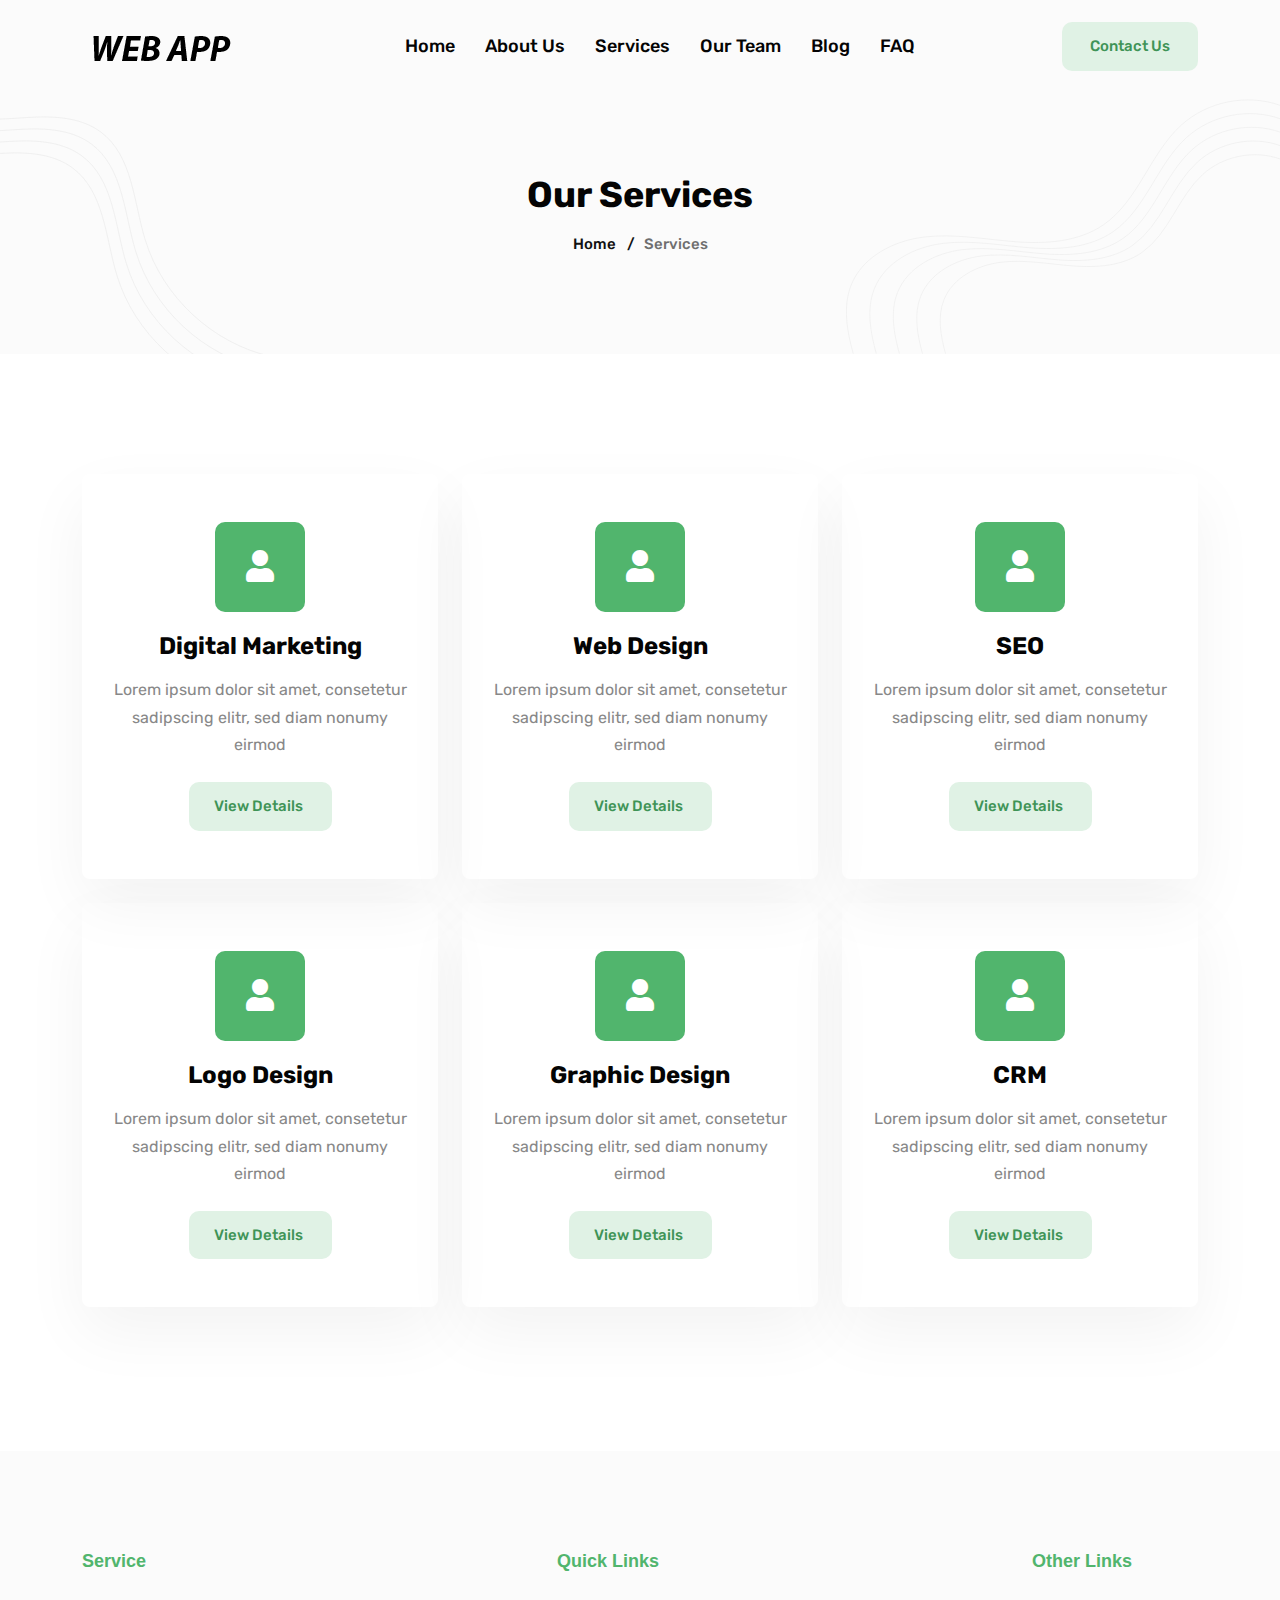
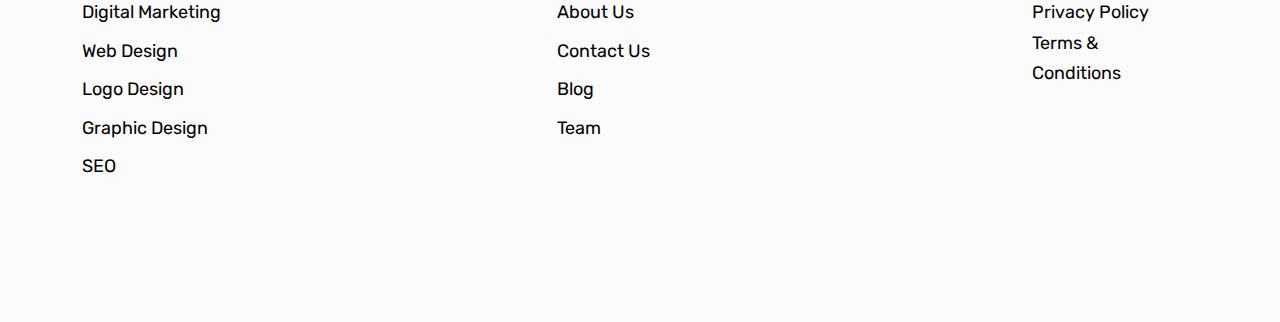
<file: pert4/template/services.html>
<!DOCTYPE html>

<html lang="en-us">

<head>
	<meta charset="utf-8">
	<title>Livewire and filament</title>
	<meta name="viewport" content="width=device-width, initial-scale=1, maximum-scale=5">
	<meta name="description" content="This is meta description">
	<meta name="author" content="Themefisher">
	<link rel="shortcut icon" href="images/favicon.png" type="image/x-icon">
	<link rel="icon" href="images/favicon.png" type="image/x-icon">

	<!-- # Google Fonts -->
	<link rel="preconnect" href="https://fonts.googleapis.com">
	<link rel="preconnect" href="https://fonts.gstatic.com" crossorigin>
	<link href="https://fonts.googleapis.com/css2?family=Rubik:wght@400;500;700&display=swap" rel="stylesheet">

	<!-- # CSS Plugins -->
	<link rel="stylesheet" href="plugins/slick/slick.css">
	<link rel="stylesheet" href="plugins/font-awesome/fontawesome.min.css">
	<link rel="stylesheet" href="plugins/font-awesome/brands.css">
	<link rel="stylesheet" href="plugins/font-awesome/solid.css">

	<!-- # Main Style Sheet -->
	<link rel="stylesheet" href="css/style.css">
</head>

<body>

<!-- navigation -->
<header class="navigation bg-tertiary">
	<nav class="navbar navbar-expand-xl navbar-light text-center py-3">
		<div class="container">
			<a class="navbar-brand" href="index.html">
				<img loading="prelaod" decoding="async" class="img-fluid" width="160" src="images/logo.png" alt="Wallet">
			</a>
			<button class="navbar-toggler" type="button" data-bs-toggle="collapse" data-bs-target="#navbarSupportedContent" aria-controls="navbarSupportedContent" aria-expanded="false" aria-label="Toggle navigation"> <span class="navbar-toggler-icon"></span>
			</button>
			<div class="collapse navbar-collapse" id="navbarSupportedContent">
				<ul class="navbar-nav m-auto mb-2 mb-lg-0">
					<li class="nav-item"> <a class="nav-link" href="index.html">Home</a></li>
					<li class="nav-item "> <a class="nav-link" href="about.html">About Us</a></li>
					<li class="nav-item "> <a class="nav-link" href="services.html">Services</a></li>
					<li class="nav-item "> <a class="nav-link" href="team.html">Our Team</a></li>
					<li class="nav-item "><a class="nav-link " href="blog.html">Blog</a></li>
					<li class="nav-item "><a class="nav-link " href="faq.html">FAQ</a></li>
				</ul>
				<a href="#!" class="btn btn-outline-primary">Contact Us</a>				
			</div>
		</div>
	</nav>
</header>
<!-- /navigation -->

<section class="page-header bg-tertiary">
	<div class="container">
		<div class="row">
			<div class="col-8 mx-auto text-center">
				<h2 class="mb-3 text-capitalize">Our Services</h2>
				<ul class="list-inline breadcrumbs text-capitalize" style="font-weight:500">
					<li class="list-inline-item"><a href="index.html">Home</a>
					</li>
					<li class="list-inline-item">/ &nbsp; <a href="services.html">Services</a>
					</li>
				</ul>
			</div>
		</div>
	</div>
	<div class="has-shapes">
		<svg class="shape shape-left text-light" viewBox="0 0 192 752" fill="none" xmlns="http://www.w3.org/2000/svg">
			<path d="M-30.883 0C-41.3436 36.4248 -22.7145 75.8085 4.29154 102.398C31.2976 128.987 65.8677 146.199 97.6457 166.87C129.424 187.542 160.139 213.902 172.162 249.847C193.542 313.799 149.886 378.897 129.069 443.036C97.5623 540.079 122.109 653.229 191 728.495" stroke="currentColor" stroke-miterlimit="10" />
			<path d="M-55.5959 7.52271C-66.0565 43.9475 -47.4274 83.3312 -20.4214 109.92C6.58466 136.51 41.1549 153.722 72.9328 174.393C104.711 195.064 135.426 221.425 147.449 257.37C168.829 321.322 125.174 386.42 104.356 450.559C72.8494 547.601 97.3965 660.752 166.287 736.018" stroke="currentColor" stroke-miterlimit="10" />
			<path d="M-80.3302 15.0449C-90.7909 51.4697 -72.1617 90.8535 -45.1557 117.443C-18.1497 144.032 16.4205 161.244 48.1984 181.915C79.9763 202.587 110.691 228.947 122.715 264.892C144.095 328.844 100.439 393.942 79.622 458.081C48.115 555.123 72.6622 668.274 141.552 743.54" stroke="currentColor" stroke-miterlimit="10" />
			<path d="M-105.045 22.5676C-115.506 58.9924 -96.8766 98.3762 -69.8706 124.965C-42.8646 151.555 -8.29436 168.767 23.4835 189.438C55.2615 210.109 85.9766 236.469 98.0001 272.415C119.38 336.367 75.7243 401.464 54.9072 465.604C23.4002 562.646 47.9473 675.796 116.838 751.063" stroke="currentColor" stroke-miterlimit="10" />
		</svg>
		<svg class="shape shape-right text-light" viewBox="0 0 731 746" fill="none" xmlns="http://www.w3.org/2000/svg">
			<path d="M12.1794 745.14C1.80036 707.275 -5.75764 666.015 8.73984 629.537C27.748 581.745 80.4729 554.968 131.538 548.843C182.604 542.703 234.032 552.841 285.323 556.748C336.615 560.64 391.543 557.276 433.828 527.964C492.452 487.323 511.701 408.123 564.607 360.255C608.718 320.353 675.307 307.183 731.29 327.323" stroke="currentColor" stroke-miterlimit="10" />
			<path d="M51.0253 745.14C41.2045 709.326 34.0538 670.284 47.7668 635.783C65.7491 590.571 115.623 565.242 163.928 559.449C212.248 553.641 260.884 563.235 309.4 566.931C357.916 570.627 409.887 567.429 449.879 539.701C505.35 501.247 523.543 426.331 573.598 381.059C615.326 343.314 678.324 330.853 731.275 349.906" stroke="currentColor" stroke-miterlimit="10" />
			<path d="M89.8715 745.14C80.6239 711.363 73.8654 674.568 86.8091 642.028C103.766 599.396 150.788 575.515 196.347 570.054C241.906 564.578 287.767 573.629 333.523 577.099C379.278 580.584 428.277 577.567 465.976 551.423C518.279 515.172 535.431 444.525 582.62 401.832C621.964 366.229 681.356 354.493 731.291 372.46" stroke="currentColor" stroke-miterlimit="10" />
			<path d="M128.718 745.14C120.029 713.414 113.678 678.838 125.837 648.274C141.768 608.221 185.939 585.788 228.737 580.659C271.536 575.515 314.621 584.008 357.6 587.282C400.58 590.556 446.607 587.719 482.028 563.16C531.163 529.111 547.275 462.733 591.612 422.635C628.572 389.19 684.375 378.162 731.276 395.043" stroke="currentColor" stroke-miterlimit="10" />
			<path d="M167.564 745.14C159.432 715.451 153.504 683.107 164.863 654.519C179.753 617.046 221.088 596.062 261.126 591.265C301.164 586.452 341.473 594.402 381.677 597.465C421.88 600.527 464.95 597.872 498.094 574.896C544.061 543.035 559.146 480.942 600.617 443.423C635.194 412.135 687.406 401.817 731.276 417.612" stroke="currentColor" stroke-miterlimit="10" />
			<path d="M817.266 289.466C813.108 259.989 787.151 237.697 759.261 227.271C731.372 216.846 701.077 215.553 671.666 210.904C642.254 206.24 611.795 197.156 591.664 175.224C555.853 136.189 566.345 75.5336 560.763 22.8649C552.302 -56.8256 498.487 -130.133 425 -162.081" stroke="currentColor" stroke-miterlimit="10" />
			<path d="M832.584 276.159C828.427 246.683 802.469 224.391 774.58 213.965C746.69 203.539 716.395 202.246 686.984 197.598C657.573 192.934 627.114 183.85 606.982 161.918C571.172 122.883 581.663 62.2275 576.082 9.55873C567.62 -70.1318 513.806 -143.439 440.318 -175.387" stroke="currentColor" stroke-miterlimit="10" />
			<path d="M847.904 262.853C843.747 233.376 817.789 211.084 789.9 200.659C762.011 190.233 731.716 188.94 702.304 184.292C672.893 179.627 642.434 170.544 622.303 148.612C586.492 109.577 596.983 48.9211 591.402 -3.74766C582.94 -83.4382 529.126 -156.746 455.638 -188.694" stroke="currentColor" stroke-miterlimit="10" />
			<path d="M863.24 249.547C859.083 220.07 833.125 197.778 805.236 187.353C777.347 176.927 747.051 175.634 717.64 170.986C688.229 166.321 657.77 157.237 637.639 135.306C601.828 96.2707 612.319 35.6149 606.738 -17.0538C598.276 -96.7443 544.462 -170.052 470.974 -202" stroke="currentColor" stroke-miterlimit="10" />
		</svg>
	</div>
</section>

<section class="section">
	<div class="container">
		<div class="row justify-content-center">
			<div class="icon-box-item text-center col-lg-4 col-md-6 mb-4">
				<div class="rounded shadow py-5 px-4">
					<div class="icon"> <i class="fas fa-user"></i>
					</div>
					<h3 class="mb-3">Digital Marketing</h3>
					<p class="mb-4">Lorem ipsum dolor sit amet, consetetur sadipscing elitr, sed diam nonumy eirmod</p> <a class="btn btn-sm btn-outline-primary" href="service-details.html">View Details <i class="las la-arrow-right ms-1"></i></a>
				</div>
			</div>
			<div class="icon-box-item text-center col-lg-4 col-md-6 mb-4">
				<div class="rounded shadow py-5 px-4">
					<div class="icon"> <i class="fas fa-user"></i>
					</div>
					<h3 class="mb-3">Web Design</h3>
					<p class="mb-4">Lorem ipsum dolor sit amet, consetetur sadipscing elitr, sed diam nonumy eirmod</p> <a class="btn btn-sm btn-outline-primary" href="service-details.html">View Details <i class="las la-arrow-right ms-1"></i></a>
				</div>
			</div>
			<div class="icon-box-item text-center col-lg-4 col-md-6 mb-4">
				<div class="rounded shadow py-5 px-4">
					<div class="icon"> <i class="fas fa-user"></i>
					</div>
					<h3 class="mb-3">SEO</h3>
					<p class="mb-4">Lorem ipsum dolor sit amet, consetetur sadipscing elitr, sed diam nonumy eirmod</p> <a class="btn btn-sm btn-outline-primary" href="service-details.html">View Details <i class="las la-arrow-right ms-1"></i></a>
				</div>
			</div>
			<div class="icon-box-item text-center col-lg-4 col-md-6 mb-4">
				<div class="rounded shadow py-5 px-4">
					<div class="icon"> <i class="fas fa-user"></i>
					</div>
					<h3 class="mb-3">Logo Design</h3>
					<p class="mb-4">Lorem ipsum dolor sit amet, consetetur sadipscing elitr, sed diam nonumy eirmod</p> <a class="btn btn-sm btn-outline-primary" href="service-details.html">View Details <i class="las la-arrow-right ms-1"></i></a>
				</div>
			</div>
			<div class="icon-box-item text-center col-lg-4 col-md-6 mb-4">
				<div class="rounded shadow py-5 px-4">
					<div class="icon"> <i class="fas fa-user"></i>
					</div>
					<h3 class="mb-3">Graphic Design</h3>
					<p class="mb-4">Lorem ipsum dolor sit amet, consetetur sadipscing elitr, sed diam nonumy eirmod</p> <a class="btn btn-sm btn-outline-primary" href="service-details.html">View Details <i class="las la-arrow-right ms-1"></i></a>
				</div>
			</div>
			<div class="icon-box-item text-center col-lg-4 col-md-6 mb-4">
				<div class="rounded shadow py-5 px-4">
					<div class="icon"> <i class="fas fa-user"></i>
					</div>
					<h3 class="mb-3">CRM</h3>
					<p class="mb-4">Lorem ipsum dolor sit amet, consetetur sadipscing elitr, sed diam nonumy eirmod</p> <a class="btn btn-sm btn-outline-primary" href="service-details.html">View Details <i class="las la-arrow-right ms-1"></i></a>
				</div>
			</div>
		</div>
	</div>
</section>


<footer class="section-sm bg-tertiary">
	<div class="container">
		<div class="row justify-content-between">
			<div class="col-lg-2 col-md-4 col-6 mb-4">
				<div class="footer-widget">
					<h5 class="mb-4 text-primary font-secondary">Service</h5>
					<ul class="list-unstyled">
						<li class="mb-2"><a href="service-details.html">Digital Marketing</a>
						</li>
						<li class="mb-2"><a href="service-details.html">Web Design</a>
						</li>
						<li class="mb-2"><a href="service-details.html">Logo Design</a>
						</li>
						<li class="mb-2"><a href="service-details.html">Graphic Design</a>
						</li>
						<li class="mb-2"><a href="service-details.html">SEO</a>
						</li>
					</ul>
				</div>
			</div>
			<div class="col-lg-2 col-md-4 col-6 mb-4">
				<div class="footer-widget">
					<h5 class="mb-4 text-primary font-secondary">Quick Links</h5>
					<ul class="list-unstyled">
						<li class="mb-2"><a href="#!">About Us</a>
						</li>
						<li class="mb-2"><a href="#!">Contact Us</a>
						</li>
						<li class="mb-2"><a href="#!">Blog</a>
						</li>
						<li class="mb-2"><a href="#!">Team</a>
						</li>
					</ul>
				</div>
			</div>
			<div class="col-lg-2 col-md-4 col-6 mb-4">
				<div class="footer-widget">
					<h5 class="mb-4 text-primary font-secondary">Other Links</h5>
					<ul class="list-unstyled">
						<li class="list-inline-item me-4"><a class="text-black" href="privacy-policy.html">Privacy Policy</a>
                        </li>
						<li class="list-inline-item me-4"><a class="text-black" href="terms.html">Terms &amp; Conditions</a>
                        </li>
					</ul>
				</div>
			</div>			
		</div>		
	</div>
</footer>


<!-- # JS Plugins -->
<script src="plugins/jquery/jquery.min.js"></script>
<script src="plugins/bootstrap/bootstrap.min.js"></script>

<!-- Main Script -->
<script src="js/script.js"></script>

</body>
</html>
</file>
<file: pert4/template/css/style.css>
/**
 * WEBSITE: https://themefisher.com
 * TWITTER: https://twitter.com/themefisher
 * FACEBOOK: https://www.facebook.com/themefisher
 * GITHUB: https://github.com/themefisher/
 */

@charset "UTF-8";
/*!
 * Bootstrap v5.0.2 (https://getbootstrap.com/)
 * Copyright 2011-2021 The Bootstrap Authors
 * Copyright 2011-2021 Twitter, Inc.
 * Licensed under MIT (https://github.com/twbs/bootstrap/blob/main/LICENSE)
 */
:root {
  --bs-blue: #0d6efd;
  --bs-indigo: #6610f2;
  --bs-purple: #6f42c1;
  --bs-pink: #d63384;
  --bs-red: #dc3545;
  --bs-orange: #fd7e14;
  --bs-yellow: #ffc107;
  --bs-green: #198754;
  --bs-teal: #20c997;
  --bs-cyan: #0dcaf0;
  --bs-white: #fff;
  --bs-gray: #6c757d;
  --bs-gray-dark: #343a40;
  --bs-primary: #0d6efd;
  --bs-secondary: #6c757d;
  --bs-success: #198754;
  --bs-info: #0dcaf0;
  --bs-warning: #ffc107;
  --bs-danger: #dc3545;
  --bs-light: #EAEAEA;
  --bs-dark: #233242;
  --bs-font-sans-serif: system-ui, -apple-system, "Segoe UI", Roboto, "Helvetica Neue", Arial, "Noto Sans", "Liberation Sans", sans-serif, "Apple Color Emoji", "Segoe UI Emoji", "Segoe UI Symbol", "Noto Color Emoji";
  --bs-font-monospace: SFMono-Regular, Menlo, Monaco, Consolas, "Liberation Mono", "Courier New", monospace;
  --bs-gradient: linear-gradient(180deg, rgba(255, 255, 255, 0.15), rgba(255, 255, 255, 0));
}

*,
*::before,
*::after {
  box-sizing: border-box;
}

@media (prefers-reduced-motion: no-preference) {
  :root {
    scroll-behavior: smooth;
  }
}

body {
  margin: 0;
  font-family: var(--bs-font-sans-serif);
  font-size: 1rem;
  font-weight: 400;
  line-height: 1.5;
  color: #fff;
  background-color: #fff;
  -webkit-text-size-adjust: 100%;
  -webkit-tap-highlight-color: rgba(0, 0, 0, 0);
}

hr {
  margin: 1rem 0;
  color: inherit;
  background-color: currentColor;
  border: 0;
  opacity: 0.25;
}

hr:not([size]) {
  height: 1px;
}

h6, .h6, h5, .h5, h4, .h4, h3, .h3, h2, .h2, h1, .h1 {
  margin-top: 0;
  margin-bottom: 0.5rem;
  font-weight: 500;
  line-height: 1.2;
}

h1, .h1 {
  font-size: calc(1.375rem + 1.5vw);
}
@media (min-width: 1200px) {
  h1, .h1 {
    font-size: 2.5rem;
  }
}

h2, .h2 {
  font-size: calc(1.325rem + 0.9vw);
}
@media (min-width: 1200px) {
  h2, .h2 {
    font-size: 2rem;
  }
}

h3, .h3 {
  font-size: calc(1.3rem + 0.6vw);
}
@media (min-width: 1200px) {
  h3, .h3 {
    font-size: 1.75rem;
  }
}

h4, .h4 {
  font-size: calc(1.275rem + 0.3vw);
}
@media (min-width: 1200px) {
  h4, .h4 {
    font-size: 1.5rem;
  }
}

h5, .h5 {
  font-size: 1.25rem;
}

h6, .h6 {
  font-size: 1rem;
}

p {
  margin-top: 0;
  margin-bottom: 1rem;
}

abbr[title],
abbr[data-bs-original-title] {
  -webkit-text-decoration: underline dotted;
          text-decoration: underline dotted;
  cursor: help;
  -webkit-text-decoration-skip-ink: none;
          text-decoration-skip-ink: none;
}

address {
  margin-bottom: 1rem;
  font-style: normal;
  line-height: inherit;
}

ol,
ul {
  padding-left: 2rem;
}

ol,
ul,
dl {
  margin-top: 0;
  margin-bottom: 1rem;
}

ol ol,
ul ul,
ol ul,
ul ol {
  margin-bottom: 0;
}

dt {
  font-weight: 700;
}

dd {
  margin-bottom: 0.5rem;
  margin-left: 0;
}

blockquote {
  margin: 0 0 1rem;
}

b,
strong {
  font-weight: bolder;
}

small, .small {
  font-size: 0.875em;
}

mark, .mark {
  padding: 0.2em;
  background-color: #fcf8e3;
}

sub,
sup {
  position: relative;
  font-size: 0.75em;
  line-height: 0;
  vertical-align: baseline;
}

sub {
  bottom: -0.25em;
}

sup {
  top: -0.5em;
}

a {
  color: #0d6efd;
  text-decoration: underline;
}
a:hover {
  color: #0a58ca;
}

a:not([href]):not([class]), a:not([href]):not([class]):hover {
  color: inherit;
  text-decoration: none;
}

pre,
code,
kbd,
samp {
  font-family: var(--bs-font-monospace);
  font-size: 1em;
  direction: ltr /* rtl:ignore */;
  unicode-bidi: bidi-override;
}

pre {
  display: block;
  margin-top: 0;
  margin-bottom: 1rem;
  overflow: auto;
  font-size: 0.875em;
}
pre code {
  font-size: inherit;
  color: inherit;
  word-break: normal;
}

code {
  font-size: 0.875em;
  color: #d63384;
  word-wrap: break-word;
}
a > code {
  color: inherit;
}

kbd {
  padding: 0.2rem 0.4rem;
  font-size: 0.875em;
  color: #fff;
  background-color: #212529;
  border-radius: 0.2rem;
}
kbd kbd {
  padding: 0;
  font-size: 1em;
  font-weight: 700;
}

figure {
  margin: 0 0 1rem;
}

img,
svg {
  vertical-align: middle;
}

table {
  caption-side: bottom;
  border-collapse: collapse;
}

caption {
  padding-top: 0.5rem;
  padding-bottom: 0.5rem;
  color: #6c757d;
  text-align: left;
}

th {
  text-align: inherit;
  text-align: -webkit-match-parent;
}

thead,
tbody,
tfoot,
tr,
td,
th {
  border-color: inherit;
  border-style: solid;
  border-width: 0;
}

label {
  display: inline-block;
}

button {
  border-radius: 0;
}

button:focus:not(:focus-visible) {
  outline: 0;
}

input,
button,
select,
optgroup,
textarea {
  margin: 0;
  font-family: inherit;
  font-size: inherit;
  line-height: inherit;
}

button,
select {
  text-transform: none;
}

[role=button] {
  cursor: pointer;
}

select {
  word-wrap: normal;
}
select:disabled {
  opacity: 1;
}

[list]::-webkit-calendar-picker-indicator {
  display: none;
}

button,
[type=button],
[type=reset],
[type=submit] {
  -webkit-appearance: button;
}
button:not(:disabled),
[type=button]:not(:disabled),
[type=reset]:not(:disabled),
[type=submit]:not(:disabled) {
  cursor: pointer;
}

::-moz-focus-inner {
  padding: 0;
  border-style: none;
}

textarea {
  resize: vertical;
}

fieldset {
  min-width: 0;
  padding: 0;
  margin: 0;
  border: 0;
}

legend {
  float: left;
  width: 100%;
  padding: 0;
  margin-bottom: 0.5rem;
  font-size: calc(1.275rem + 0.3vw);
  line-height: inherit;
}
@media (min-width: 1200px) {
  legend {
    font-size: 1.5rem;
  }
}
legend + * {
  clear: left;
}

::-webkit-datetime-edit-fields-wrapper,
::-webkit-datetime-edit-text,
::-webkit-datetime-edit-minute,
::-webkit-datetime-edit-hour-field,
::-webkit-datetime-edit-day-field,
::-webkit-datetime-edit-month-field,
::-webkit-datetime-edit-year-field {
  padding: 0;
}

::-webkit-inner-spin-button {
  height: auto;
}

[type=search] {
  outline-offset: -2px;
  -webkit-appearance: textfield;
}

/* rtl:raw:
[type="tel"],
[type="url"],
[type="email"],
[type="number"] {
  direction: ltr;
}
*/
::-webkit-search-decoration {
  -webkit-appearance: none;
}

::-webkit-color-swatch-wrapper {
  padding: 0;
}

::-webkit-file-upload-button {
  font: inherit;
}

::file-selector-button {
  font: inherit;
}

::-webkit-file-upload-button {
  font: inherit;
  -webkit-appearance: button;
}

output {
  display: inline-block;
}

iframe {
  border: 0;
}

summary {
  display: list-item;
  cursor: pointer;
}

progress {
  vertical-align: baseline;
}

[hidden] {
  display: none !important;
}

.lead {
  font-size: 1.25rem;
  font-weight: 300;
}

.display-1 {
  font-size: calc(1.625rem + 4.5vw);
  font-weight: 300;
  line-height: 1.2;
}
@media (min-width: 1200px) {
  .display-1 {
    font-size: 5rem;
  }
}

.display-2 {
  font-size: calc(1.575rem + 3.9vw);
  font-weight: 300;
  line-height: 1.2;
}
@media (min-width: 1200px) {
  .display-2 {
    font-size: 4.5rem;
  }
}

.display-3 {
  font-size: calc(1.525rem + 3.3vw);
  font-weight: 300;
  line-height: 1.2;
}
@media (min-width: 1200px) {
  .display-3 {
    font-size: 4rem;
  }
}

.display-4 {
  font-size: calc(1.475rem + 2.7vw);
  font-weight: 300;
  line-height: 1.2;
}
@media (min-width: 1200px) {
  .display-4 {
    font-size: 3.5rem;
  }
}

.display-5 {
  font-size: calc(1.425rem + 2.1vw);
  font-weight: 300;
  line-height: 1.2;
}
@media (min-width: 1200px) {
  .display-5 {
    font-size: 3rem;
  }
}

.display-6 {
  font-size: calc(1.375rem + 1.5vw);
  font-weight: 300;
  line-height: 1.2;
}
@media (min-width: 1200px) {
  .display-6 {
    font-size: 2.5rem;
  }
}

.list-unstyled {
  padding-left: 0;
  list-style: none;
}

.list-inline {
  padding-left: 0;
  list-style: none;
}

.list-inline-item {
  display: inline-block;
}
.list-inline-item:not(:last-child) {
  margin-right: 0.5rem;
}

.initialism {
  font-size: 0.875em;
  text-transform: uppercase;
}

.blockquote {
  margin-bottom: 1rem;
  font-size: 1.25rem;
}
.blockquote > :last-child {
  margin-bottom: 0;
}

.blockquote-footer {
  margin-top: -1rem;
  margin-bottom: 1rem;
  font-size: 0.875em;
  color: #6c757d;
}
.blockquote-footer::before {
  content: "— ";
}

.img-fluid {
  max-width: 100%;
  height: auto;
}

.img-thumbnail {
  padding: 0.25rem;
  background-color: #fff;
  border: 1px solid #dee2e6;
  border-radius: 0.25rem;
  max-width: 100%;
  height: auto;
}

.figure {
  display: inline-block;
}

.figure-img {
  margin-bottom: 0.5rem;
  line-height: 1;
}

.figure-caption {
  font-size: 0.875em;
  color: #6c757d;
}

.container,
.container-fluid,
.container-xxl,
.container-xl,
.container-lg,
.container-md,
.container-sm {
  width: 100%;
  padding-right: var(--bs-gutter-x, 0.75rem);
  padding-left: var(--bs-gutter-x, 0.75rem);
  margin-right: auto;
  margin-left: auto;
}

@media (min-width: 576px) {
  .container-sm, .container {
    max-width: 540px;
  }
}
@media (min-width: 768px) {
  .container-md, .container-sm, .container {
    max-width: 720px;
  }
}
@media (min-width: 992px) {
  .container-lg, .container-md, .container-sm, .container {
    max-width: 960px;
  }
}
@media (min-width: 1200px) {
  .container-xl, .container-lg, .container-md, .container-sm, .container {
    max-width: 1140px;
  }
}
@media (min-width: 1400px) {
  .container-xxl, .container-xl, .container-lg, .container-md, .container-sm, .container {
    max-width: 1320px;
  }
}
.row {
  --bs-gutter-x: 1.5rem;
  --bs-gutter-y: 0;
  display: flex;
  flex-wrap: wrap;
  margin-top: calc(var(--bs-gutter-y) * -1);
  margin-right: calc(var(--bs-gutter-x) * -0.5);
  margin-left: calc(var(--bs-gutter-x) * -0.5);
}
.row > * {
  flex-shrink: 0;
  width: 100%;
  max-width: 100%;
  padding-right: calc(var(--bs-gutter-x) * 0.5);
  padding-left: calc(var(--bs-gutter-x) * 0.5);
  margin-top: var(--bs-gutter-y);
}

.col {
  flex: 1 0 0%;
}

.row-cols-auto > * {
  flex: 0 0 auto;
  width: auto;
}

.row-cols-1 > * {
  flex: 0 0 auto;
  width: 100%;
}

.row-cols-2 > * {
  flex: 0 0 auto;
  width: 50%;
}

.row-cols-3 > * {
  flex: 0 0 auto;
  width: 33.3333333333%;
}

.row-cols-4 > * {
  flex: 0 0 auto;
  width: 25%;
}

.row-cols-5 > * {
  flex: 0 0 auto;
  width: 20%;
}

.row-cols-6 > * {
  flex: 0 0 auto;
  width: 16.6666666667%;
}

@media (min-width: 576px) {
  .col-sm {
    flex: 1 0 0%;
  }
  .row-cols-sm-auto > * {
    flex: 0 0 auto;
    width: auto;
  }
  .row-cols-sm-1 > * {
    flex: 0 0 auto;
    width: 100%;
  }
  .row-cols-sm-2 > * {
    flex: 0 0 auto;
    width: 50%;
  }
  .row-cols-sm-3 > * {
    flex: 0 0 auto;
    width: 33.3333333333%;
  }
  .row-cols-sm-4 > * {
    flex: 0 0 auto;
    width: 25%;
  }
  .row-cols-sm-5 > * {
    flex: 0 0 auto;
    width: 20%;
  }
  .row-cols-sm-6 > * {
    flex: 0 0 auto;
    width: 16.6666666667%;
  }
}
@media (min-width: 768px) {
  .col-md {
    flex: 1 0 0%;
  }
  .row-cols-md-auto > * {
    flex: 0 0 auto;
    width: auto;
  }
  .row-cols-md-1 > * {
    flex: 0 0 auto;
    width: 100%;
  }
  .row-cols-md-2 > * {
    flex: 0 0 auto;
    width: 50%;
  }
  .row-cols-md-3 > * {
    flex: 0 0 auto;
    width: 33.3333333333%;
  }
  .row-cols-md-4 > * {
    flex: 0 0 auto;
    width: 25%;
  }
  .row-cols-md-5 > * {
    flex: 0 0 auto;
    width: 20%;
  }
  .row-cols-md-6 > * {
    flex: 0 0 auto;
    width: 16.6666666667%;
  }
}
@media (min-width: 992px) {
  .col-lg {
    flex: 1 0 0%;
  }
  .row-cols-lg-auto > * {
    flex: 0 0 auto;
    width: auto;
  }
  .row-cols-lg-1 > * {
    flex: 0 0 auto;
    width: 100%;
  }
  .row-cols-lg-2 > * {
    flex: 0 0 auto;
    width: 50%;
  }
  .row-cols-lg-3 > * {
    flex: 0 0 auto;
    width: 33.3333333333%;
  }
  .row-cols-lg-4 > * {
    flex: 0 0 auto;
    width: 25%;
  }
  .row-cols-lg-5 > * {
    flex: 0 0 auto;
    width: 20%;
  }
  .row-cols-lg-6 > * {
    flex: 0 0 auto;
    width: 16.6666666667%;
  }
}
@media (min-width: 1200px) {
  .col-xl {
    flex: 1 0 0%;
  }
  .row-cols-xl-auto > * {
    flex: 0 0 auto;
    width: auto;
  }
  .row-cols-xl-1 > * {
    flex: 0 0 auto;
    width: 100%;
  }
  .row-cols-xl-2 > * {
    flex: 0 0 auto;
    width: 50%;
  }
  .row-cols-xl-3 > * {
    flex: 0 0 auto;
    width: 33.3333333333%;
  }
  .row-cols-xl-4 > * {
    flex: 0 0 auto;
    width: 25%;
  }
  .row-cols-xl-5 > * {
    flex: 0 0 auto;
    width: 20%;
  }
  .row-cols-xl-6 > * {
    flex: 0 0 auto;
    width: 16.6666666667%;
  }
}
@media (min-width: 1400px) {
  .col-xxl {
    flex: 1 0 0%;
  }
  .row-cols-xxl-auto > * {
    flex: 0 0 auto;
    width: auto;
  }
  .row-cols-xxl-1 > * {
    flex: 0 0 auto;
    width: 100%;
  }
  .row-cols-xxl-2 > * {
    flex: 0 0 auto;
    width: 50%;
  }
  .row-cols-xxl-3 > * {
    flex: 0 0 auto;
    width: 33.3333333333%;
  }
  .row-cols-xxl-4 > * {
    flex: 0 0 auto;
    width: 25%;
  }
  .row-cols-xxl-5 > * {
    flex: 0 0 auto;
    width: 20%;
  }
  .row-cols-xxl-6 > * {
    flex: 0 0 auto;
    width: 16.6666666667%;
  }
}
.col-auto {
  flex: 0 0 auto;
  width: auto;
}

.col-1 {
  flex: 0 0 auto;
  width: 8.33333333%;
}

.col-2 {
  flex: 0 0 auto;
  width: 16.66666667%;
}

.col-3 {
  flex: 0 0 auto;
  width: 25%;
}

.col-4 {
  flex: 0 0 auto;
  width: 33.33333333%;
}

.col-5 {
  flex: 0 0 auto;
  width: 41.66666667%;
}

.col-6 {
  flex: 0 0 auto;
  width: 50%;
}

.col-7 {
  flex: 0 0 auto;
  width: 58.33333333%;
}

.col-8 {
  flex: 0 0 auto;
  width: 66.66666667%;
}

.col-9 {
  flex: 0 0 auto;
  width: 75%;
}

.col-10 {
  flex: 0 0 auto;
  width: 83.33333333%;
}

.col-11 {
  flex: 0 0 auto;
  width: 91.66666667%;
}

.col-12 {
  flex: 0 0 auto;
  width: 100%;
}

.offset-1 {
  margin-left: 8.33333333%;
}

.offset-2 {
  margin-left: 16.66666667%;
}

.offset-3 {
  margin-left: 25%;
}

.offset-4 {
  margin-left: 33.33333333%;
}

.offset-5 {
  margin-left: 41.66666667%;
}

.offset-6 {
  margin-left: 50%;
}

.offset-7 {
  margin-left: 58.33333333%;
}

.offset-8 {
  margin-left: 66.66666667%;
}

.offset-9 {
  margin-left: 75%;
}

.offset-10 {
  margin-left: 83.33333333%;
}

.offset-11 {
  margin-left: 91.66666667%;
}

.g-0,
.gx-0 {
  --bs-gutter-x: 0;
}

.g-0,
.gy-0 {
  --bs-gutter-y: 0;
}

.g-1,
.gx-1 {
  --bs-gutter-x: 0.25rem;
}

.g-1,
.gy-1 {
  --bs-gutter-y: 0.25rem;
}

.g-2,
.gx-2 {
  --bs-gutter-x: 0.5rem;
}

.g-2,
.gy-2 {
  --bs-gutter-y: 0.5rem;
}

.g-3,
.gx-3 {
  --bs-gutter-x: 1rem;
}

.g-3,
.gy-3 {
  --bs-gutter-y: 1rem;
}

.g-4,
.gx-4 {
  --bs-gutter-x: 1.5rem;
}

.g-4,
.gy-4 {
  --bs-gutter-y: 1.5rem;
}

.g-5,
.gx-5 {
  --bs-gutter-x: 3rem;
}

.g-5,
.gy-5 {
  --bs-gutter-y: 3rem;
}

@media (min-width: 576px) {
  .col-sm-auto {
    flex: 0 0 auto;
    width: auto;
  }
  .col-sm-1 {
    flex: 0 0 auto;
    width: 8.33333333%;
  }
  .col-sm-2 {
    flex: 0 0 auto;
    width: 16.66666667%;
  }
  .col-sm-3 {
    flex: 0 0 auto;
    width: 25%;
  }
  .col-sm-4 {
    flex: 0 0 auto;
    width: 33.33333333%;
  }
  .col-sm-5 {
    flex: 0 0 auto;
    width: 41.66666667%;
  }
  .col-sm-6 {
    flex: 0 0 auto;
    width: 50%;
  }
  .col-sm-7 {
    flex: 0 0 auto;
    width: 58.33333333%;
  }
  .col-sm-8 {
    flex: 0 0 auto;
    width: 66.66666667%;
  }
  .col-sm-9 {
    flex: 0 0 auto;
    width: 75%;
  }
  .col-sm-10 {
    flex: 0 0 auto;
    width: 83.33333333%;
  }
  .col-sm-11 {
    flex: 0 0 auto;
    width: 91.66666667%;
  }
  .col-sm-12 {
    flex: 0 0 auto;
    width: 100%;
  }
  .offset-sm-0 {
    margin-left: 0;
  }
  .offset-sm-1 {
    margin-left: 8.33333333%;
  }
  .offset-sm-2 {
    margin-left: 16.66666667%;
  }
  .offset-sm-3 {
    margin-left: 25%;
  }
  .offset-sm-4 {
    margin-left: 33.33333333%;
  }
  .offset-sm-5 {
    margin-left: 41.66666667%;
  }
  .offset-sm-6 {
    margin-left: 50%;
  }
  .offset-sm-7 {
    margin-left: 58.33333333%;
  }
  .offset-sm-8 {
    margin-left: 66.66666667%;
  }
  .offset-sm-9 {
    margin-left: 75%;
  }
  .offset-sm-10 {
    margin-left: 83.33333333%;
  }
  .offset-sm-11 {
    margin-left: 91.66666667%;
  }
  .g-sm-0,
.gx-sm-0 {
    --bs-gutter-x: 0;
  }
  .g-sm-0,
.gy-sm-0 {
    --bs-gutter-y: 0;
  }
  .g-sm-1,
.gx-sm-1 {
    --bs-gutter-x: 0.25rem;
  }
  .g-sm-1,
.gy-sm-1 {
    --bs-gutter-y: 0.25rem;
  }
  .g-sm-2,
.gx-sm-2 {
    --bs-gutter-x: 0.5rem;
  }
  .g-sm-2,
.gy-sm-2 {
    --bs-gutter-y: 0.5rem;
  }
  .g-sm-3,
.gx-sm-3 {
    --bs-gutter-x: 1rem;
  }
  .g-sm-3,
.gy-sm-3 {
    --bs-gutter-y: 1rem;
  }
  .g-sm-4,
.gx-sm-4 {
    --bs-gutter-x: 1.5rem;
  }
  .g-sm-4,
.gy-sm-4 {
    --bs-gutter-y: 1.5rem;
  }
  .g-sm-5,
.gx-sm-5 {
    --bs-gutter-x: 3rem;
  }
  .g-sm-5,
.gy-sm-5 {
    --bs-gutter-y: 3rem;
  }
}
@media (min-width: 768px) {
  .col-md-auto {
    flex: 0 0 auto;
    width: auto;
  }
  .col-md-1 {
    flex: 0 0 auto;
    width: 8.33333333%;
  }
  .col-md-2 {
    flex: 0 0 auto;
    width: 16.66666667%;
  }
  .col-md-3 {
    flex: 0 0 auto;
    width: 25%;
  }
  .col-md-4 {
    flex: 0 0 auto;
    width: 33.33333333%;
  }
  .col-md-5 {
    flex: 0 0 auto;
    width: 41.66666667%;
  }
  .col-md-6 {
    flex: 0 0 auto;
    width: 50%;
  }
  .col-md-7 {
    flex: 0 0 auto;
    width: 58.33333333%;
  }
  .col-md-8 {
    flex: 0 0 auto;
    width: 66.66666667%;
  }
  .col-md-9 {
    flex: 0 0 auto;
    width: 75%;
  }
  .col-md-10 {
    flex: 0 0 auto;
    width: 83.33333333%;
  }
  .col-md-11 {
    flex: 0 0 auto;
    width: 91.66666667%;
  }
  .col-md-12 {
    flex: 0 0 auto;
    width: 100%;
  }
  .offset-md-0 {
    margin-left: 0;
  }
  .offset-md-1 {
    margin-left: 8.33333333%;
  }
  .offset-md-2 {
    margin-left: 16.66666667%;
  }
  .offset-md-3 {
    margin-left: 25%;
  }
  .offset-md-4 {
    margin-left: 33.33333333%;
  }
  .offset-md-5 {
    margin-left: 41.66666667%;
  }
  .offset-md-6 {
    margin-left: 50%;
  }
  .offset-md-7 {
    margin-left: 58.33333333%;
  }
  .offset-md-8 {
    margin-left: 66.66666667%;
  }
  .offset-md-9 {
    margin-left: 75%;
  }
  .offset-md-10 {
    margin-left: 83.33333333%;
  }
  .offset-md-11 {
    margin-left: 91.66666667%;
  }
  .g-md-0,
.gx-md-0 {
    --bs-gutter-x: 0;
  }
  .g-md-0,
.gy-md-0 {
    --bs-gutter-y: 0;
  }
  .g-md-1,
.gx-md-1 {
    --bs-gutter-x: 0.25rem;
  }
  .g-md-1,
.gy-md-1 {
    --bs-gutter-y: 0.25rem;
  }
  .g-md-2,
.gx-md-2 {
    --bs-gutter-x: 0.5rem;
  }
  .g-md-2,
.gy-md-2 {
    --bs-gutter-y: 0.5rem;
  }
  .g-md-3,
.gx-md-3 {
    --bs-gutter-x: 1rem;
  }
  .g-md-3,
.gy-md-3 {
    --bs-gutter-y: 1rem;
  }
  .g-md-4,
.gx-md-4 {
    --bs-gutter-x: 1.5rem;
  }
  .g-md-4,
.gy-md-4 {
    --bs-gutter-y: 1.5rem;
  }
  .g-md-5,
.gx-md-5 {
    --bs-gutter-x: 3rem;
  }
  .g-md-5,
.gy-md-5 {
    --bs-gutter-y: 3rem;
  }
}
@media (min-width: 992px) {
  .col-lg-auto {
    flex: 0 0 auto;
    width: auto;
  }
  .col-lg-1 {
    flex: 0 0 auto;
    width: 8.33333333%;
  }
  .col-lg-2 {
    flex: 0 0 auto;
    width: 16.66666667%;
  }
  .col-lg-3 {
    flex: 0 0 auto;
    width: 25%;
  }
  .col-lg-4 {
    flex: 0 0 auto;
    width: 33.33333333%;
  }
  .col-lg-5 {
    flex: 0 0 auto;
    width: 41.66666667%;
  }
  .col-lg-6 {
    flex: 0 0 auto;
    width: 50%;
  }
  .col-lg-7 {
    flex: 0 0 auto;
    width: 58.33333333%;
  }
  .col-lg-8 {
    flex: 0 0 auto;
    width: 66.66666667%;
  }
  .col-lg-9 {
    flex: 0 0 auto;
    width: 75%;
  }
  .col-lg-10 {
    flex: 0 0 auto;
    width: 83.33333333%;
  }
  .col-lg-11 {
    flex: 0 0 auto;
    width: 91.66666667%;
  }
  .col-lg-12 {
    flex: 0 0 auto;
    width: 100%;
  }
  .offset-lg-0 {
    margin-left: 0;
  }
  .offset-lg-1 {
    margin-left: 8.33333333%;
  }
  .offset-lg-2 {
    margin-left: 16.66666667%;
  }
  .offset-lg-3 {
    margin-left: 25%;
  }
  .offset-lg-4 {
    margin-left: 33.33333333%;
  }
  .offset-lg-5 {
    margin-left: 41.66666667%;
  }
  .offset-lg-6 {
    margin-left: 50%;
  }
  .offset-lg-7 {
    margin-left: 58.33333333%;
  }
  .offset-lg-8 {
    margin-left: 66.66666667%;
  }
  .offset-lg-9 {
    margin-left: 75%;
  }
  .offset-lg-10 {
    margin-left: 83.33333333%;
  }
  .offset-lg-11 {
    margin-left: 91.66666667%;
  }
  .g-lg-0,
.gx-lg-0 {
    --bs-gutter-x: 0;
  }
  .g-lg-0,
.gy-lg-0 {
    --bs-gutter-y: 0;
  }
  .g-lg-1,
.gx-lg-1 {
    --bs-gutter-x: 0.25rem;
  }
  .g-lg-1,
.gy-lg-1 {
    --bs-gutter-y: 0.25rem;
  }
  .g-lg-2,
.gx-lg-2 {
    --bs-gutter-x: 0.5rem;
  }
  .g-lg-2,
.gy-lg-2 {
    --bs-gutter-y: 0.5rem;
  }
  .g-lg-3,
.gx-lg-3 {
    --bs-gutter-x: 1rem;
  }
  .g-lg-3,
.gy-lg-3 {
    --bs-gutter-y: 1rem;
  }
  .g-lg-4,
.gx-lg-4 {
    --bs-gutter-x: 1.5rem;
  }
  .g-lg-4,
.gy-lg-4 {
    --bs-gutter-y: 1.5rem;
  }
  .g-lg-5,
.gx-lg-5 {
    --bs-gutter-x: 3rem;
  }
  .g-lg-5,
.gy-lg-5 {
    --bs-gutter-y: 3rem;
  }
}
@media (min-width: 1200px) {
  .col-xl-auto {
    flex: 0 0 auto;
    width: auto;
  }
  .col-xl-1 {
    flex: 0 0 auto;
    width: 8.33333333%;
  }
  .col-xl-2 {
    flex: 0 0 auto;
    width: 16.66666667%;
  }
  .col-xl-3 {
    flex: 0 0 auto;
    width: 25%;
  }
  .col-xl-4 {
    flex: 0 0 auto;
    width: 33.33333333%;
  }
  .col-xl-5 {
    flex: 0 0 auto;
    width: 41.66666667%;
  }
  .col-xl-6 {
    flex: 0 0 auto;
    width: 50%;
  }
  .col-xl-7 {
    flex: 0 0 auto;
    width: 58.33333333%;
  }
  .col-xl-8 {
    flex: 0 0 auto;
    width: 66.66666667%;
  }
  .col-xl-9 {
    flex: 0 0 auto;
    width: 75%;
  }
  .col-xl-10 {
    flex: 0 0 auto;
    width: 83.33333333%;
  }
  .col-xl-11 {
    flex: 0 0 auto;
    width: 91.66666667%;
  }
  .col-xl-12 {
    flex: 0 0 auto;
    width: 100%;
  }
  .offset-xl-0 {
    margin-left: 0;
  }
  .offset-xl-1 {
    margin-left: 8.33333333%;
  }
  .offset-xl-2 {
    margin-left: 16.66666667%;
  }
  .offset-xl-3 {
    margin-left: 25%;
  }
  .offset-xl-4 {
    margin-left: 33.33333333%;
  }
  .offset-xl-5 {
    margin-left: 41.66666667%;
  }
  .offset-xl-6 {
    margin-left: 50%;
  }
  .offset-xl-7 {
    margin-left: 58.33333333%;
  }
  .offset-xl-8 {
    margin-left: 66.66666667%;
  }
  .offset-xl-9 {
    margin-left: 75%;
  }
  .offset-xl-10 {
    margin-left: 83.33333333%;
  }
  .offset-xl-11 {
    margin-left: 91.66666667%;
  }
  .g-xl-0,
.gx-xl-0 {
    --bs-gutter-x: 0;
  }
  .g-xl-0,
.gy-xl-0 {
    --bs-gutter-y: 0;
  }
  .g-xl-1,
.gx-xl-1 {
    --bs-gutter-x: 0.25rem;
  }
  .g-xl-1,
.gy-xl-1 {
    --bs-gutter-y: 0.25rem;
  }
  .g-xl-2,
.gx-xl-2 {
    --bs-gutter-x: 0.5rem;
  }
  .g-xl-2,
.gy-xl-2 {
    --bs-gutter-y: 0.5rem;
  }
  .g-xl-3,
.gx-xl-3 {
    --bs-gutter-x: 1rem;
  }
  .g-xl-3,
.gy-xl-3 {
    --bs-gutter-y: 1rem;
  }
  .g-xl-4,
.gx-xl-4 {
    --bs-gutter-x: 1.5rem;
  }
  .g-xl-4,
.gy-xl-4 {
    --bs-gutter-y: 1.5rem;
  }
  .g-xl-5,
.gx-xl-5 {
    --bs-gutter-x: 3rem;
  }
  .g-xl-5,
.gy-xl-5 {
    --bs-gutter-y: 3rem;
  }
}
@media (min-width: 1400px) {
  .col-xxl-auto {
    flex: 0 0 auto;
    width: auto;
  }
  .col-xxl-1 {
    flex: 0 0 auto;
    width: 8.33333333%;
  }
  .col-xxl-2 {
    flex: 0 0 auto;
    width: 16.66666667%;
  }
  .col-xxl-3 {
    flex: 0 0 auto;
    width: 25%;
  }
  .col-xxl-4 {
    flex: 0 0 auto;
    width: 33.33333333%;
  }
  .col-xxl-5 {
    flex: 0 0 auto;
    width: 41.66666667%;
  }
  .col-xxl-6 {
    flex: 0 0 auto;
    width: 50%;
  }
  .col-xxl-7 {
    flex: 0 0 auto;
    width: 58.33333333%;
  }
  .col-xxl-8 {
    flex: 0 0 auto;
    width: 66.66666667%;
  }
  .col-xxl-9 {
    flex: 0 0 auto;
    width: 75%;
  }
  .col-xxl-10 {
    flex: 0 0 auto;
    width: 83.33333333%;
  }
  .col-xxl-11 {
    flex: 0 0 auto;
    width: 91.66666667%;
  }
  .col-xxl-12 {
    flex: 0 0 auto;
    width: 100%;
  }
  .offset-xxl-0 {
    margin-left: 0;
  }
  .offset-xxl-1 {
    margin-left: 8.33333333%;
  }
  .offset-xxl-2 {
    margin-left: 16.66666667%;
  }
  .offset-xxl-3 {
    margin-left: 25%;
  }
  .offset-xxl-4 {
    margin-left: 33.33333333%;
  }
  .offset-xxl-5 {
    margin-left: 41.66666667%;
  }
  .offset-xxl-6 {
    margin-left: 50%;
  }
  .offset-xxl-7 {
    margin-left: 58.33333333%;
  }
  .offset-xxl-8 {
    margin-left: 66.66666667%;
  }
  .offset-xxl-9 {
    margin-left: 75%;
  }
  .offset-xxl-10 {
    margin-left: 83.33333333%;
  }
  .offset-xxl-11 {
    margin-left: 91.66666667%;
  }
  .g-xxl-0,
.gx-xxl-0 {
    --bs-gutter-x: 0;
  }
  .g-xxl-0,
.gy-xxl-0 {
    --bs-gutter-y: 0;
  }
  .g-xxl-1,
.gx-xxl-1 {
    --bs-gutter-x: 0.25rem;
  }
  .g-xxl-1,
.gy-xxl-1 {
    --bs-gutter-y: 0.25rem;
  }
  .g-xxl-2,
.gx-xxl-2 {
    --bs-gutter-x: 0.5rem;
  }
  .g-xxl-2,
.gy-xxl-2 {
    --bs-gutter-y: 0.5rem;
  }
  .g-xxl-3,
.gx-xxl-3 {
    --bs-gutter-x: 1rem;
  }
  .g-xxl-3,
.gy-xxl-3 {
    --bs-gutter-y: 1rem;
  }
  .g-xxl-4,
.gx-xxl-4 {
    --bs-gutter-x: 1.5rem;
  }
  .g-xxl-4,
.gy-xxl-4 {
    --bs-gutter-y: 1.5rem;
  }
  .g-xxl-5,
.gx-xxl-5 {
    --bs-gutter-x: 3rem;
  }
  .g-xxl-5,
.gy-xxl-5 {
    --bs-gutter-y: 3rem;
  }
}
.table {
  --bs-table-bg: transparent;
  --bs-table-accent-bg: transparent;
  --bs-table-striped-color: #fff;
  --bs-table-striped-bg: rgba(0, 0, 0, 0.05);
  --bs-table-active-color: #fff;
  --bs-table-active-bg: rgba(0, 0, 0, 0.1);
  --bs-table-hover-color: #fff;
  --bs-table-hover-bg: rgba(0, 0, 0, 0.075);
  width: 100%;
  margin-bottom: 1rem;
  color: #fff;
  vertical-align: top;
  border-color: #ACB9C4;
}
.table > :not(caption) > * > * {
  padding: 0.5rem 0.5rem;
  background-color: var(--bs-table-bg);
  border-bottom-width: 1px;
  box-shadow: inset 0 0 0 9999px var(--bs-table-accent-bg);
}
.table > tbody {
  vertical-align: inherit;
}
.table > thead {
  vertical-align: bottom;
}
.table > :not(:last-child) > :last-child > * {
  border-bottom-color: currentColor;
}

.caption-top {
  caption-side: top;
}

.table-sm > :not(caption) > * > * {
  padding: 0.25rem 0.25rem;
}

.table-bordered > :not(caption) > * {
  border-width: 1px 0;
}
.table-bordered > :not(caption) > * > * {
  border-width: 0 1px;
}

.table-borderless > :not(caption) > * > * {
  border-bottom-width: 0;
}

.table-striped > tbody > tr:nth-of-type(odd) {
  --bs-table-accent-bg: var(--bs-table-striped-bg);
  color: var(--bs-table-striped-color);
}

.table-active {
  --bs-table-accent-bg: var(--bs-table-active-bg);
  color: var(--bs-table-active-color);
}

.table-hover > tbody > tr:hover {
  --bs-table-accent-bg: var(--bs-table-hover-bg);
  color: var(--bs-table-hover-color);
}

.table-primary {
  --bs-table-bg: #cfe2ff;
  --bs-table-striped-bg: #c5d7f2;
  --bs-table-striped-color: #000;
  --bs-table-active-bg: #bacbe6;
  --bs-table-active-color: #000;
  --bs-table-hover-bg: #bfd1ec;
  --bs-table-hover-color: #000;
  color: #000;
  border-color: #bacbe6;
}

.table-secondary {
  --bs-table-bg: #e2e3e5;
  --bs-table-striped-bg: #d7d8da;
  --bs-table-striped-color: #000;
  --bs-table-active-bg: #cbccce;
  --bs-table-active-color: #000;
  --bs-table-hover-bg: #d1d2d4;
  --bs-table-hover-color: #000;
  color: #000;
  border-color: #cbccce;
}

.table-success {
  --bs-table-bg: #d1e7dd;
  --bs-table-striped-bg: #c7dbd2;
  --bs-table-striped-color: #000;
  --bs-table-active-bg: #bcd0c7;
  --bs-table-active-color: #000;
  --bs-table-hover-bg: #c1d6cc;
  --bs-table-hover-color: #000;
  color: #000;
  border-color: #bcd0c7;
}

.table-info {
  --bs-table-bg: #cff4fc;
  --bs-table-striped-bg: #c5e8ef;
  --bs-table-striped-color: #000;
  --bs-table-active-bg: #badce3;
  --bs-table-active-color: #000;
  --bs-table-hover-bg: #bfe2e9;
  --bs-table-hover-color: #000;
  color: #000;
  border-color: #badce3;
}

.table-warning {
  --bs-table-bg: #fff3cd;
  --bs-table-striped-bg: #f2e7c3;
  --bs-table-striped-color: #000;
  --bs-table-active-bg: #e6dbb9;
  --bs-table-active-color: #000;
  --bs-table-hover-bg: #ece1be;
  --bs-table-hover-color: #000;
  color: #000;
  border-color: #e6dbb9;
}

.table-danger {
  --bs-table-bg: #f8d7da;
  --bs-table-striped-bg: #eccccf;
  --bs-table-striped-color: #000;
  --bs-table-active-bg: #dfc2c4;
  --bs-table-active-color: #000;
  --bs-table-hover-bg: #e5c7ca;
  --bs-table-hover-color: #000;
  color: #000;
  border-color: #dfc2c4;
}

.table-light {
  --bs-table-bg: #EAEAEA;
  --bs-table-striped-bg: #dedede;
  --bs-table-striped-color: #000;
  --bs-table-active-bg: lightgray;
  --bs-table-active-color: #000;
  --bs-table-hover-bg: #d8d8d8;
  --bs-table-hover-color: #000;
  color: #000;
  border-color: lightgray;
}

.table-dark {
  --bs-table-bg: #233242;
  --bs-table-striped-bg: #2e3c4b;
  --bs-table-striped-color: #fff;
  --bs-table-active-bg: #394755;
  --bs-table-active-color: #fff;
  --bs-table-hover-bg: #344150;
  --bs-table-hover-color: #fff;
  color: #fff;
  border-color: #394755;
}

.table-responsive {
  overflow-x: auto;
  -webkit-overflow-scrolling: touch;
}

@media (max-width: 575.98px) {
  .table-responsive-sm {
    overflow-x: auto;
    -webkit-overflow-scrolling: touch;
  }
}
@media (max-width: 767.98px) {
  .table-responsive-md {
    overflow-x: auto;
    -webkit-overflow-scrolling: touch;
  }
}
@media (max-width: 991.98px) {
  .table-responsive-lg {
    overflow-x: auto;
    -webkit-overflow-scrolling: touch;
  }
}
@media (max-width: 1199.98px) {
  .table-responsive-xl {
    overflow-x: auto;
    -webkit-overflow-scrolling: touch;
  }
}
@media (max-width: 1399.98px) {
  .table-responsive-xxl {
    overflow-x: auto;
    -webkit-overflow-scrolling: touch;
  }
}
.form-label {
  margin-bottom: 0.5rem;
}

.col-form-label {
  padding-top: calc(0.375rem + 1px);
  padding-bottom: calc(0.375rem + 1px);
  margin-bottom: 0;
  font-size: inherit;
  line-height: 1.5;
}

.col-form-label-lg {
  padding-top: calc(0.5rem + 1px);
  padding-bottom: calc(0.5rem + 1px);
  font-size: 1.25rem;
}

.col-form-label-sm {
  padding-top: calc(0.25rem + 1px);
  padding-bottom: calc(0.25rem + 1px);
  font-size: 0.875rem;
}

.form-text {
  margin-top: 0.25rem;
  font-size: 0.875em;
  color: #6c757d;
}

.form-control {
  display: block;
  width: 100%;
  padding: 0.375rem 0.75rem;
  font-size: 1rem;
  font-weight: 400;
  line-height: 1.5;
  color: #fff;
  background-color: #fff;
  background-clip: padding-box;
  border: 1px solid #ced4da;
  -webkit-appearance: none;
     -moz-appearance: none;
          appearance: none;
  border-radius: 0.25rem;
  transition: border-color 0.15s ease-in-out, box-shadow 0.15s ease-in-out;
}
@media (prefers-reduced-motion: reduce) {
  .form-control {
    transition: none;
  }
}
.form-control[type=file] {
  overflow: hidden;
}
.form-control[type=file]:not(:disabled):not([readonly]) {
  cursor: pointer;
}
.form-control:focus {
  color: #fff;
  background-color: #fff;
  border-color: #86b7fe;
  outline: 0;
  box-shadow: 0 0 0 0.25rem rgba(13, 110, 253, 0.25);
}
.form-control::-webkit-date-and-time-value {
  height: 1.5em;
}
.form-control::-moz-placeholder {
  color: #6c757d;
  opacity: 1;
}
.form-control::placeholder {
  color: #6c757d;
  opacity: 1;
}
.form-control:disabled, .form-control[readonly] {
  background-color: #e9ecef;
  opacity: 1;
}
.form-control::-webkit-file-upload-button {
  padding: 0.375rem 0.75rem;
  margin: -0.375rem -0.75rem;
  -webkit-margin-end: 0.75rem;
          margin-inline-end: 0.75rem;
  color: #fff;
  background-color: #e9ecef;
  pointer-events: none;
  border-color: inherit;
  border-style: solid;
  border-width: 0;
  border-inline-end-width: 1px;
  border-radius: 0;
  -webkit-transition: color 0.15s ease-in-out, background-color 0.15s ease-in-out, border-color 0.15s ease-in-out, box-shadow 0.15s ease-in-out;
  transition: color 0.15s ease-in-out, background-color 0.15s ease-in-out, border-color 0.15s ease-in-out, box-shadow 0.15s ease-in-out;
}
.form-control::file-selector-button {
  padding: 0.375rem 0.75rem;
  margin: -0.375rem -0.75rem;
  -webkit-margin-end: 0.75rem;
          margin-inline-end: 0.75rem;
  color: #fff;
  background-color: #e9ecef;
  pointer-events: none;
  border-color: inherit;
  border-style: solid;
  border-width: 0;
  border-inline-end-width: 1px;
  border-radius: 0;
  transition: color 0.15s ease-in-out, background-color 0.15s ease-in-out, border-color 0.15s ease-in-out, box-shadow 0.15s ease-in-out;
}
@media (prefers-reduced-motion: reduce) {
  .form-control::-webkit-file-upload-button {
    -webkit-transition: none;
    transition: none;
  }
  .form-control::file-selector-button {
    transition: none;
  }
}
.form-control:hover:not(:disabled):not([readonly])::-webkit-file-upload-button {
  background-color: #dde0e3;
}
.form-control:hover:not(:disabled):not([readonly])::file-selector-button {
  background-color: #dde0e3;
}
.form-control::-webkit-file-upload-button {
  padding: 0.375rem 0.75rem;
  margin: -0.375rem -0.75rem;
  -webkit-margin-end: 0.75rem;
          margin-inline-end: 0.75rem;
  color: #fff;
  background-color: #e9ecef;
  pointer-events: none;
  border-color: inherit;
  border-style: solid;
  border-width: 0;
  border-inline-end-width: 1px;
  border-radius: 0;
  -webkit-transition: color 0.15s ease-in-out, background-color 0.15s ease-in-out, border-color 0.15s ease-in-out, box-shadow 0.15s ease-in-out;
  transition: color 0.15s ease-in-out, background-color 0.15s ease-in-out, border-color 0.15s ease-in-out, box-shadow 0.15s ease-in-out;
}
@media (prefers-reduced-motion: reduce) {
  .form-control::-webkit-file-upload-button {
    -webkit-transition: none;
    transition: none;
  }
}
.form-control:hover:not(:disabled):not([readonly])::-webkit-file-upload-button {
  background-color: #dde0e3;
}

.form-control-plaintext {
  display: block;
  width: 100%;
  padding: 0.375rem 0;
  margin-bottom: 0;
  line-height: 1.5;
  color: #fff;
  background-color: transparent;
  border: solid transparent;
  border-width: 1px 0;
}
.form-control-plaintext.form-control-sm, .form-control-plaintext.form-control-lg {
  padding-right: 0;
  padding-left: 0;
}

.form-control-sm {
  min-height: calc(1.5em + (0.5rem + 2px));
  padding: 0.25rem 0.5rem;
  font-size: 0.875rem;
  border-radius: 0.2rem;
}
.form-control-sm::-webkit-file-upload-button {
  padding: 0.25rem 0.5rem;
  margin: -0.25rem -0.5rem;
  -webkit-margin-end: 0.5rem;
          margin-inline-end: 0.5rem;
}
.form-control-sm::file-selector-button {
  padding: 0.25rem 0.5rem;
  margin: -0.25rem -0.5rem;
  -webkit-margin-end: 0.5rem;
          margin-inline-end: 0.5rem;
}
.form-control-sm::-webkit-file-upload-button {
  padding: 0.25rem 0.5rem;
  margin: -0.25rem -0.5rem;
  -webkit-margin-end: 0.5rem;
          margin-inline-end: 0.5rem;
}

.form-control-lg {
  min-height: calc(1.5em + (1rem + 2px));
  padding: 0.5rem 1rem;
  font-size: 1.25rem;
  border-radius: 0.3rem;
}
.form-control-lg::-webkit-file-upload-button {
  padding: 0.5rem 1rem;
  margin: -0.5rem -1rem;
  -webkit-margin-end: 1rem;
          margin-inline-end: 1rem;
}
.form-control-lg::file-selector-button {
  padding: 0.5rem 1rem;
  margin: -0.5rem -1rem;
  -webkit-margin-end: 1rem;
          margin-inline-end: 1rem;
}
.form-control-lg::-webkit-file-upload-button {
  padding: 0.5rem 1rem;
  margin: -0.5rem -1rem;
  -webkit-margin-end: 1rem;
          margin-inline-end: 1rem;
}

textarea.form-control {
  min-height: calc(1.5em + (0.75rem + 2px));
}
textarea.form-control-sm {
  min-height: calc(1.5em + (0.5rem + 2px));
}
textarea.form-control-lg {
  min-height: calc(1.5em + (1rem + 2px));
}

.form-control-color {
  max-width: 3rem;
  height: auto;
  padding: 0.375rem;
}
.form-control-color:not(:disabled):not([readonly]) {
  cursor: pointer;
}
.form-control-color::-moz-color-swatch {
  height: 1.5em;
  border-radius: 0.25rem;
}
.form-control-color::-webkit-color-swatch {
  height: 1.5em;
  border-radius: 0.25rem;
}

.form-select {
  display: block;
  width: 100%;
  padding: 0.375rem 2.25rem 0.375rem 0.75rem;
  -moz-padding-start: calc(0.75rem - 3px);
  font-size: 1rem;
  font-weight: 400;
  line-height: 1.5;
  color: #fff;
  background-color: #fff;
  background-image: url("data:image/svg+xml,%3csvg xmlns='http://www.w3.org/2000/svg' viewBox='0 0 16 16'%3e%3cpath fill='none' stroke='%23343a40' stroke-linecap='round' stroke-linejoin='round' stroke-width='2' d='M2 5l6 6 6-6'/%3e%3c/svg%3e");
  background-repeat: no-repeat;
  background-position: right 0.75rem center;
  background-size: 16px 12px;
  border: 1px solid #ced4da;
  border-radius: 0.25rem;
  transition: border-color 0.15s ease-in-out, box-shadow 0.15s ease-in-out;
  -webkit-appearance: none;
     -moz-appearance: none;
          appearance: none;
}
@media (prefers-reduced-motion: reduce) {
  .form-select {
    transition: none;
  }
}
.form-select:focus {
  border-color: #86b7fe;
  outline: 0;
  box-shadow: 0 0 0 0.25rem rgba(13, 110, 253, 0.25);
}
.form-select[multiple], .form-select[size]:not([size="1"]) {
  padding-right: 0.75rem;
  background-image: none;
}
.form-select:disabled {
  background-color: #e9ecef;
}
.form-select:-moz-focusring {
  color: transparent;
  text-shadow: 0 0 0 #fff;
}

.form-select-sm {
  padding-top: 0.25rem;
  padding-bottom: 0.25rem;
  padding-left: 0.5rem;
  font-size: 0.875rem;
}

.form-select-lg {
  padding-top: 0.5rem;
  padding-bottom: 0.5rem;
  padding-left: 1rem;
  font-size: 1.25rem;
}

.form-check {
  display: block;
  min-height: 1.5rem;
  padding-left: 1.5em;
  margin-bottom: 0.125rem;
}
.form-check .form-check-input {
  float: left;
  margin-left: -1.5em;
}

.form-check-input {
  width: 1em;
  height: 1em;
  margin-top: 0.25em;
  vertical-align: top;
  background-color: #fff;
  background-repeat: no-repeat;
  background-position: center;
  background-size: contain;
  border: 1px solid rgba(0, 0, 0, 0.25);
  -webkit-appearance: none;
     -moz-appearance: none;
          appearance: none;
  -webkit-print-color-adjust: exact;
          color-adjust: exact;
}
.form-check-input[type=checkbox] {
  border-radius: 0.25em;
}
.form-check-input[type=radio] {
  border-radius: 50%;
}
.form-check-input:active {
  filter: brightness(90%);
}
.form-check-input:focus {
  border-color: #86b7fe;
  outline: 0;
  box-shadow: 0 0 0 0.25rem rgba(13, 110, 253, 0.25);
}
.form-check-input:checked {
  background-color: #0d6efd;
  border-color: #0d6efd;
}
.form-check-input:checked[type=checkbox] {
  background-image: url("data:image/svg+xml,%3csvg xmlns='http://www.w3.org/2000/svg' viewBox='0 0 20 20'%3e%3cpath fill='none' stroke='%23fff' stroke-linecap='round' stroke-linejoin='round' stroke-width='3' d='M6 10l3 3l6-6'/%3e%3c/svg%3e");
}
.form-check-input:checked[type=radio] {
  background-image: url("data:image/svg+xml,%3csvg xmlns='http://www.w3.org/2000/svg' viewBox='-4 -4 8 8'%3e%3ccircle r='2' fill='%23fff'/%3e%3c/svg%3e");
}
.form-check-input[type=checkbox]:indeterminate {
  background-color: #0d6efd;
  border-color: #0d6efd;
  background-image: url("data:image/svg+xml,%3csvg xmlns='http://www.w3.org/2000/svg' viewBox='0 0 20 20'%3e%3cpath fill='none' stroke='%23fff' stroke-linecap='round' stroke-linejoin='round' stroke-width='3' d='M6 10h8'/%3e%3c/svg%3e");
}
.form-check-input:disabled {
  pointer-events: none;
  filter: none;
  opacity: 0.5;
}
.form-check-input[disabled] ~ .form-check-label, .form-check-input:disabled ~ .form-check-label {
  opacity: 0.5;
}

.form-switch {
  padding-left: 2.5em;
}
.form-switch .form-check-input {
  width: 2em;
  margin-left: -2.5em;
  background-image: url("data:image/svg+xml,%3csvg xmlns='http://www.w3.org/2000/svg' viewBox='-4 -4 8 8'%3e%3ccircle r='3' fill='rgba%280, 0, 0, 0.25%29'/%3e%3c/svg%3e");
  background-position: left center;
  border-radius: 2em;
  transition: background-position 0.15s ease-in-out;
}
@media (prefers-reduced-motion: reduce) {
  .form-switch .form-check-input {
    transition: none;
  }
}
.form-switch .form-check-input:focus {
  background-image: url("data:image/svg+xml,%3csvg xmlns='http://www.w3.org/2000/svg' viewBox='-4 -4 8 8'%3e%3ccircle r='3' fill='%2386b7fe'/%3e%3c/svg%3e");
}
.form-switch .form-check-input:checked {
  background-position: right center;
  background-image: url("data:image/svg+xml,%3csvg xmlns='http://www.w3.org/2000/svg' viewBox='-4 -4 8 8'%3e%3ccircle r='3' fill='%23fff'/%3e%3c/svg%3e");
}

.form-check-inline {
  display: inline-block;
  margin-right: 1rem;
}

.btn-check {
  position: absolute;
  clip: rect(0, 0, 0, 0);
  pointer-events: none;
}
.btn-check[disabled] + .btn, .btn-check:disabled + .btn {
  pointer-events: none;
  filter: none;
  opacity: 0.65;
}

.form-range {
  width: 100%;
  height: 1.5rem;
  padding: 0;
  background-color: transparent;
  -webkit-appearance: none;
     -moz-appearance: none;
          appearance: none;
}
.form-range:focus {
  outline: 0;
}
.form-range:focus::-webkit-slider-thumb {
  box-shadow: 0 0 0 1px #fff, 0 0 0 0.25rem rgba(13, 110, 253, 0.25);
}
.form-range:focus::-moz-range-thumb {
  box-shadow: 0 0 0 1px #fff, 0 0 0 0.25rem rgba(13, 110, 253, 0.25);
}
.form-range::-moz-focus-outer {
  border: 0;
}
.form-range::-webkit-slider-thumb {
  width: 1rem;
  height: 1rem;
  margin-top: -0.25rem;
  background-color: #0d6efd;
  border: 0;
  border-radius: 1rem;
  -webkit-transition: background-color 0.15s ease-in-out, border-color 0.15s ease-in-out, box-shadow 0.15s ease-in-out;
  transition: background-color 0.15s ease-in-out, border-color 0.15s ease-in-out, box-shadow 0.15s ease-in-out;
  -webkit-appearance: none;
          appearance: none;
}
@media (prefers-reduced-motion: reduce) {
  .form-range::-webkit-slider-thumb {
    -webkit-transition: none;
    transition: none;
  }
}
.form-range::-webkit-slider-thumb:active {
  background-color: #b6d4fe;
}
.form-range::-webkit-slider-runnable-track {
  width: 100%;
  height: 0.5rem;
  color: transparent;
  cursor: pointer;
  background-color: #dee2e6;
  border-color: transparent;
  border-radius: 1rem;
}
.form-range::-moz-range-thumb {
  width: 1rem;
  height: 1rem;
  background-color: #0d6efd;
  border: 0;
  border-radius: 1rem;
  -moz-transition: background-color 0.15s ease-in-out, border-color 0.15s ease-in-out, box-shadow 0.15s ease-in-out;
  transition: background-color 0.15s ease-in-out, border-color 0.15s ease-in-out, box-shadow 0.15s ease-in-out;
  -moz-appearance: none;
       appearance: none;
}
@media (prefers-reduced-motion: reduce) {
  .form-range::-moz-range-thumb {
    -moz-transition: none;
    transition: none;
  }
}
.form-range::-moz-range-thumb:active {
  background-color: #b6d4fe;
}
.form-range::-moz-range-track {
  width: 100%;
  height: 0.5rem;
  color: transparent;
  cursor: pointer;
  background-color: #dee2e6;
  border-color: transparent;
  border-radius: 1rem;
}
.form-range:disabled {
  pointer-events: none;
}
.form-range:disabled::-webkit-slider-thumb {
  background-color: #adb5bd;
}
.form-range:disabled::-moz-range-thumb {
  background-color: #adb5bd;
}

.form-floating {
  position: relative;
}
.form-floating > .form-control,
.form-floating > .form-select {
  height: calc(3.5rem + 2px);
  line-height: 1.25;
}
.form-floating > label {
  position: absolute;
  top: 0;
  left: 0;
  height: 100%;
  padding: 1rem 0.75rem;
  pointer-events: none;
  border: 1px solid transparent;
  transform-origin: 0 0;
  transition: opacity 0.1s ease-in-out, transform 0.1s ease-in-out;
}
@media (prefers-reduced-motion: reduce) {
  .form-floating > label {
    transition: none;
  }
}
.form-floating > .form-control {
  padding: 1rem 0.75rem;
}
.form-floating > .form-control::-moz-placeholder {
  color: transparent;
}
.form-floating > .form-control::placeholder {
  color: transparent;
}
.form-floating > .form-control:not(:-moz-placeholder-shown) {
  padding-top: 1.625rem;
  padding-bottom: 0.625rem;
}
.form-floating > .form-control:focus, .form-floating > .form-control:not(:placeholder-shown) {
  padding-top: 1.625rem;
  padding-bottom: 0.625rem;
}
.form-floating > .form-control:-webkit-autofill {
  padding-top: 1.625rem;
  padding-bottom: 0.625rem;
}
.form-floating > .form-select {
  padding-top: 1.625rem;
  padding-bottom: 0.625rem;
}
.form-floating > .form-control:not(:-moz-placeholder-shown) ~ label {
  opacity: 0.65;
  transform: scale(0.85) translateY(-0.5rem) translateX(0.15rem);
}
.form-floating > .form-control:focus ~ label,
.form-floating > .form-control:not(:placeholder-shown) ~ label,
.form-floating > .form-select ~ label {
  opacity: 0.65;
  transform: scale(0.85) translateY(-0.5rem) translateX(0.15rem);
}
.form-floating > .form-control:-webkit-autofill ~ label {
  opacity: 0.65;
  transform: scale(0.85) translateY(-0.5rem) translateX(0.15rem);
}

.input-group {
  position: relative;
  display: flex;
  flex-wrap: wrap;
  align-items: stretch;
  width: 100%;
}
.input-group > .form-control,
.input-group > .form-select {
  position: relative;
  flex: 1 1 auto;
  width: 1%;
  min-width: 0;
}
.input-group > .form-control:focus,
.input-group > .form-select:focus {
  z-index: 3;
}
.input-group .btn {
  position: relative;
  z-index: 2;
}
.input-group .btn:focus {
  z-index: 3;
}

.input-group-text {
  display: flex;
  align-items: center;
  padding: 0.375rem 0.75rem;
  font-size: 1rem;
  font-weight: 400;
  line-height: 1.5;
  color: #fff;
  text-align: center;
  white-space: nowrap;
  background-color: #e9ecef;
  border: 1px solid #ced4da;
  border-radius: 0.25rem;
}

.input-group-lg > .form-control,
.input-group-lg > .form-select,
.input-group-lg > .input-group-text,
.input-group-lg > .btn {
  padding: 0.5rem 1rem;
  font-size: 1.25rem;
  border-radius: 0.3rem;
}

.input-group-sm > .form-control,
.input-group-sm > .form-select,
.input-group-sm > .input-group-text,
.input-group-sm > .btn {
  padding: 0.25rem 0.5rem;
  font-size: 0.875rem;
  border-radius: 0.2rem;
}

.input-group-lg > .form-select,
.input-group-sm > .form-select {
  padding-right: 3rem;
}

.input-group:not(.has-validation) > :not(:last-child):not(.dropdown-toggle):not(.dropdown-menu),
.input-group:not(.has-validation) > .dropdown-toggle:nth-last-child(n+3) {
  border-top-right-radius: 0;
  border-bottom-right-radius: 0;
}
.input-group.has-validation > :nth-last-child(n+3):not(.dropdown-toggle):not(.dropdown-menu),
.input-group.has-validation > .dropdown-toggle:nth-last-child(n+4) {
  border-top-right-radius: 0;
  border-bottom-right-radius: 0;
}
.input-group > :not(:first-child):not(.dropdown-menu):not(.valid-tooltip):not(.valid-feedback):not(.invalid-tooltip):not(.invalid-feedback) {
  margin-left: -1px;
  border-top-left-radius: 0;
  border-bottom-left-radius: 0;
}

.valid-feedback {
  display: none;
  width: 100%;
  margin-top: 0.25rem;
  font-size: 0.875em;
  color: #198754;
}

.valid-tooltip {
  position: absolute;
  top: 100%;
  z-index: 5;
  display: none;
  max-width: 100%;
  padding: 0.25rem 0.5rem;
  margin-top: 0.1rem;
  font-size: 0.875rem;
  color: #fff;
  background-color: rgba(25, 135, 84, 0.9);
  border-radius: 0.25rem;
}

.was-validated :valid ~ .valid-feedback,
.was-validated :valid ~ .valid-tooltip,
.is-valid ~ .valid-feedback,
.is-valid ~ .valid-tooltip {
  display: block;
}

.was-validated .form-control:valid, .form-control.is-valid {
  border-color: #198754;
  padding-right: calc(1.5em + 0.75rem);
  background-image: url("data:image/svg+xml,%3csvg xmlns='http://www.w3.org/2000/svg' viewBox='0 0 8 8'%3e%3cpath fill='%23198754' d='M2.3 6.73L.6 4.53c-.4-1.04.46-1.4 1.1-.8l1.1 1.4 3.4-3.8c.6-.63 1.6-.27 1.2.7l-4 4.6c-.43.5-.8.4-1.1.1z'/%3e%3c/svg%3e");
  background-repeat: no-repeat;
  background-position: right calc(0.375em + 0.1875rem) center;
  background-size: calc(0.75em + 0.375rem) calc(0.75em + 0.375rem);
}
.was-validated .form-control:valid:focus, .form-control.is-valid:focus {
  border-color: #198754;
  box-shadow: 0 0 0 0.25rem rgba(25, 135, 84, 0.25);
}

.was-validated textarea.form-control:valid, textarea.form-control.is-valid {
  padding-right: calc(1.5em + 0.75rem);
  background-position: top calc(0.375em + 0.1875rem) right calc(0.375em + 0.1875rem);
}

.was-validated .form-select:valid, .form-select.is-valid {
  border-color: #198754;
}
.was-validated .form-select:valid:not([multiple]):not([size]), .was-validated .form-select:valid:not([multiple])[size="1"], .form-select.is-valid:not([multiple]):not([size]), .form-select.is-valid:not([multiple])[size="1"] {
  padding-right: 4.125rem;
  background-image: url("data:image/svg+xml,%3csvg xmlns='http://www.w3.org/2000/svg' viewBox='0 0 16 16'%3e%3cpath fill='none' stroke='%23343a40' stroke-linecap='round' stroke-linejoin='round' stroke-width='2' d='M2 5l6 6 6-6'/%3e%3c/svg%3e"), url("data:image/svg+xml,%3csvg xmlns='http://www.w3.org/2000/svg' viewBox='0 0 8 8'%3e%3cpath fill='%23198754' d='M2.3 6.73L.6 4.53c-.4-1.04.46-1.4 1.1-.8l1.1 1.4 3.4-3.8c.6-.63 1.6-.27 1.2.7l-4 4.6c-.43.5-.8.4-1.1.1z'/%3e%3c/svg%3e");
  background-position: right 0.75rem center, center right 2.25rem;
  background-size: 16px 12px, calc(0.75em + 0.375rem) calc(0.75em + 0.375rem);
}
.was-validated .form-select:valid:focus, .form-select.is-valid:focus {
  border-color: #198754;
  box-shadow: 0 0 0 0.25rem rgba(25, 135, 84, 0.25);
}

.was-validated .form-check-input:valid, .form-check-input.is-valid {
  border-color: #198754;
}
.was-validated .form-check-input:valid:checked, .form-check-input.is-valid:checked {
  background-color: #198754;
}
.was-validated .form-check-input:valid:focus, .form-check-input.is-valid:focus {
  box-shadow: 0 0 0 0.25rem rgba(25, 135, 84, 0.25);
}
.was-validated .form-check-input:valid ~ .form-check-label, .form-check-input.is-valid ~ .form-check-label {
  color: #198754;
}

.form-check-inline .form-check-input ~ .valid-feedback {
  margin-left: 0.5em;
}

.was-validated .input-group .form-control:valid, .input-group .form-control.is-valid,
.was-validated .input-group .form-select:valid,
.input-group .form-select.is-valid {
  z-index: 1;
}
.was-validated .input-group .form-control:valid:focus, .input-group .form-control.is-valid:focus,
.was-validated .input-group .form-select:valid:focus,
.input-group .form-select.is-valid:focus {
  z-index: 3;
}

.invalid-feedback {
  display: none;
  width: 100%;
  margin-top: 0.25rem;
  font-size: 0.875em;
  color: #dc3545;
}

.invalid-tooltip {
  position: absolute;
  top: 100%;
  z-index: 5;
  display: none;
  max-width: 100%;
  padding: 0.25rem 0.5rem;
  margin-top: 0.1rem;
  font-size: 0.875rem;
  color: #fff;
  background-color: rgba(220, 53, 69, 0.9);
  border-radius: 0.25rem;
}

.was-validated :invalid ~ .invalid-feedback,
.was-validated :invalid ~ .invalid-tooltip,
.is-invalid ~ .invalid-feedback,
.is-invalid ~ .invalid-tooltip {
  display: block;
}

.was-validated .form-control:invalid, .form-control.is-invalid {
  border-color: #dc3545;
  padding-right: calc(1.5em + 0.75rem);
  background-image: url("data:image/svg+xml,%3csvg xmlns='http://www.w3.org/2000/svg' viewBox='0 0 12 12' width='12' height='12' fill='none' stroke='%23dc3545'%3e%3ccircle cx='6' cy='6' r='4.5'/%3e%3cpath stroke-linejoin='round' d='M5.8 3.6h.4L6 6.5z'/%3e%3ccircle cx='6' cy='8.2' r='.6' fill='%23dc3545' stroke='none'/%3e%3c/svg%3e");
  background-repeat: no-repeat;
  background-position: right calc(0.375em + 0.1875rem) center;
  background-size: calc(0.75em + 0.375rem) calc(0.75em + 0.375rem);
}
.was-validated .form-control:invalid:focus, .form-control.is-invalid:focus {
  border-color: #dc3545;
  box-shadow: 0 0 0 0.25rem rgba(220, 53, 69, 0.25);
}

.was-validated textarea.form-control:invalid, textarea.form-control.is-invalid {
  padding-right: calc(1.5em + 0.75rem);
  background-position: top calc(0.375em + 0.1875rem) right calc(0.375em + 0.1875rem);
}

.was-validated .form-select:invalid, .form-select.is-invalid {
  border-color: #dc3545;
}
.was-validated .form-select:invalid:not([multiple]):not([size]), .was-validated .form-select:invalid:not([multiple])[size="1"], .form-select.is-invalid:not([multiple]):not([size]), .form-select.is-invalid:not([multiple])[size="1"] {
  padding-right: 4.125rem;
  background-image: url("data:image/svg+xml,%3csvg xmlns='http://www.w3.org/2000/svg' viewBox='0 0 16 16'%3e%3cpath fill='none' stroke='%23343a40' stroke-linecap='round' stroke-linejoin='round' stroke-width='2' d='M2 5l6 6 6-6'/%3e%3c/svg%3e"), url("data:image/svg+xml,%3csvg xmlns='http://www.w3.org/2000/svg' viewBox='0 0 12 12' width='12' height='12' fill='none' stroke='%23dc3545'%3e%3ccircle cx='6' cy='6' r='4.5'/%3e%3cpath stroke-linejoin='round' d='M5.8 3.6h.4L6 6.5z'/%3e%3ccircle cx='6' cy='8.2' r='.6' fill='%23dc3545' stroke='none'/%3e%3c/svg%3e");
  background-position: right 0.75rem center, center right 2.25rem;
  background-size: 16px 12px, calc(0.75em + 0.375rem) calc(0.75em + 0.375rem);
}
.was-validated .form-select:invalid:focus, .form-select.is-invalid:focus {
  border-color: #dc3545;
  box-shadow: 0 0 0 0.25rem rgba(220, 53, 69, 0.25);
}

.was-validated .form-check-input:invalid, .form-check-input.is-invalid {
  border-color: #dc3545;
}
.was-validated .form-check-input:invalid:checked, .form-check-input.is-invalid:checked {
  background-color: #dc3545;
}
.was-validated .form-check-input:invalid:focus, .form-check-input.is-invalid:focus {
  box-shadow: 0 0 0 0.25rem rgba(220, 53, 69, 0.25);
}
.was-validated .form-check-input:invalid ~ .form-check-label, .form-check-input.is-invalid ~ .form-check-label {
  color: #dc3545;
}

.form-check-inline .form-check-input ~ .invalid-feedback {
  margin-left: 0.5em;
}

.was-validated .input-group .form-control:invalid, .input-group .form-control.is-invalid,
.was-validated .input-group .form-select:invalid,
.input-group .form-select.is-invalid {
  z-index: 2;
}
.was-validated .input-group .form-control:invalid:focus, .input-group .form-control.is-invalid:focus,
.was-validated .input-group .form-select:invalid:focus,
.input-group .form-select.is-invalid:focus {
  z-index: 3;
}

.btn {
  display: inline-block;
  font-weight: 400;
  line-height: 1.5;
  color: #fff;
  text-align: center;
  text-decoration: none;
  vertical-align: middle;
  cursor: pointer;
  -webkit-user-select: none;
     -moz-user-select: none;
          user-select: none;
  background-color: transparent;
  border: 1px solid transparent;
  padding: 0.375rem 0.75rem;
  font-size: 1rem;
  border-radius: 0.25rem;
  transition: color 0.15s ease-in-out, background-color 0.15s ease-in-out, border-color 0.15s ease-in-out, box-shadow 0.15s ease-in-out;
}
@media (prefers-reduced-motion: reduce) {
  .btn {
    transition: none;
  }
}
.btn:hover {
  color: #fff;
}
.btn-check:focus + .btn, .btn:focus {
  outline: 0;
  box-shadow: 0 0 0 0.25rem rgba(13, 110, 253, 0.25);
}
.btn:disabled, .btn.disabled, fieldset:disabled .btn {
  pointer-events: none;
  opacity: 0.65;
}

.btn-primary {
  color: #fff;
  background-color: #0d6efd;
  border-color: #0d6efd;
}
.btn-primary:hover {
  color: #fff;
  background-color: #0b5ed7;
  border-color: #0a58ca;
}
.btn-check:focus + .btn-primary, .btn-primary:focus {
  color: #fff;
  background-color: #0b5ed7;
  border-color: #0a58ca;
  box-shadow: 0 0 0 0.25rem rgba(49, 132, 253, 0.5);
}
.btn-check:checked + .btn-primary, .btn-check:active + .btn-primary, .btn-primary:active, .btn-primary.active, .show > .btn-primary.dropdown-toggle {
  color: #fff;
  background-color: #0a58ca;
  border-color: #0a53be;
}
.btn-check:checked + .btn-primary:focus, .btn-check:active + .btn-primary:focus, .btn-primary:active:focus, .btn-primary.active:focus, .show > .btn-primary.dropdown-toggle:focus {
  box-shadow: 0 0 0 0.25rem rgba(49, 132, 253, 0.5);
}
.btn-primary:disabled, .btn-primary.disabled {
  color: #fff;
  background-color: #0d6efd;
  border-color: #0d6efd;
}

.btn-secondary {
  color: #fff;
  background-color: #6c757d;
  border-color: #6c757d;
}
.btn-secondary:hover {
  color: #fff;
  background-color: #5c636a;
  border-color: #565e64;
}
.btn-check:focus + .btn-secondary, .btn-secondary:focus {
  color: #fff;
  background-color: #5c636a;
  border-color: #565e64;
  box-shadow: 0 0 0 0.25rem rgba(130, 138, 145, 0.5);
}
.btn-check:checked + .btn-secondary, .btn-check:active + .btn-secondary, .btn-secondary:active, .btn-secondary.active, .show > .btn-secondary.dropdown-toggle {
  color: #fff;
  background-color: #565e64;
  border-color: #51585e;
}
.btn-check:checked + .btn-secondary:focus, .btn-check:active + .btn-secondary:focus, .btn-secondary:active:focus, .btn-secondary.active:focus, .show > .btn-secondary.dropdown-toggle:focus {
  box-shadow: 0 0 0 0.25rem rgba(130, 138, 145, 0.5);
}
.btn-secondary:disabled, .btn-secondary.disabled {
  color: #fff;
  background-color: #6c757d;
  border-color: #6c757d;
}

.btn-success {
  color: #fff;
  background-color: #198754;
  border-color: #198754;
}
.btn-success:hover {
  color: #fff;
  background-color: #157347;
  border-color: #146c43;
}
.btn-check:focus + .btn-success, .btn-success:focus {
  color: #fff;
  background-color: #157347;
  border-color: #146c43;
  box-shadow: 0 0 0 0.25rem rgba(60, 153, 110, 0.5);
}
.btn-check:checked + .btn-success, .btn-check:active + .btn-success, .btn-success:active, .btn-success.active, .show > .btn-success.dropdown-toggle {
  color: #fff;
  background-color: #146c43;
  border-color: #13653f;
}
.btn-check:checked + .btn-success:focus, .btn-check:active + .btn-success:focus, .btn-success:active:focus, .btn-success.active:focus, .show > .btn-success.dropdown-toggle:focus {
  box-shadow: 0 0 0 0.25rem rgba(60, 153, 110, 0.5);
}
.btn-success:disabled, .btn-success.disabled {
  color: #fff;
  background-color: #198754;
  border-color: #198754;
}

.btn-info {
  color: #000;
  background-color: #0dcaf0;
  border-color: #0dcaf0;
}
.btn-info:hover {
  color: #000;
  background-color: #31d2f2;
  border-color: #25cff2;
}
.btn-check:focus + .btn-info, .btn-info:focus {
  color: #000;
  background-color: #31d2f2;
  border-color: #25cff2;
  box-shadow: 0 0 0 0.25rem rgba(11, 172, 204, 0.5);
}
.btn-check:checked + .btn-info, .btn-check:active + .btn-info, .btn-info:active, .btn-info.active, .show > .btn-info.dropdown-toggle {
  color: #000;
  background-color: #3dd5f3;
  border-color: #25cff2;
}
.btn-check:checked + .btn-info:focus, .btn-check:active + .btn-info:focus, .btn-info:active:focus, .btn-info.active:focus, .show > .btn-info.dropdown-toggle:focus {
  box-shadow: 0 0 0 0.25rem rgba(11, 172, 204, 0.5);
}
.btn-info:disabled, .btn-info.disabled {
  color: #000;
  background-color: #0dcaf0;
  border-color: #0dcaf0;
}

.btn-warning {
  color: #000;
  background-color: #ffc107;
  border-color: #ffc107;
}
.btn-warning:hover {
  color: #000;
  background-color: #ffca2c;
  border-color: #ffc720;
}
.btn-check:focus + .btn-warning, .btn-warning:focus {
  color: #000;
  background-color: #ffca2c;
  border-color: #ffc720;
  box-shadow: 0 0 0 0.25rem rgba(217, 164, 6, 0.5);
}
.btn-check:checked + .btn-warning, .btn-check:active + .btn-warning, .btn-warning:active, .btn-warning.active, .show > .btn-warning.dropdown-toggle {
  color: #000;
  background-color: #ffcd39;
  border-color: #ffc720;
}
.btn-check:checked + .btn-warning:focus, .btn-check:active + .btn-warning:focus, .btn-warning:active:focus, .btn-warning.active:focus, .show > .btn-warning.dropdown-toggle:focus {
  box-shadow: 0 0 0 0.25rem rgba(217, 164, 6, 0.5);
}
.btn-warning:disabled, .btn-warning.disabled {
  color: #000;
  background-color: #ffc107;
  border-color: #ffc107;
}

.btn-danger {
  color: #fff;
  background-color: #dc3545;
  border-color: #dc3545;
}
.btn-danger:hover {
  color: #fff;
  background-color: #bb2d3b;
  border-color: #b02a37;
}
.btn-check:focus + .btn-danger, .btn-danger:focus {
  color: #fff;
  background-color: #bb2d3b;
  border-color: #b02a37;
  box-shadow: 0 0 0 0.25rem rgba(225, 83, 97, 0.5);
}
.btn-check:checked + .btn-danger, .btn-check:active + .btn-danger, .btn-danger:active, .btn-danger.active, .show > .btn-danger.dropdown-toggle {
  color: #fff;
  background-color: #b02a37;
  border-color: #a52834;
}
.btn-check:checked + .btn-danger:focus, .btn-check:active + .btn-danger:focus, .btn-danger:active:focus, .btn-danger.active:focus, .show > .btn-danger.dropdown-toggle:focus {
  box-shadow: 0 0 0 0.25rem rgba(225, 83, 97, 0.5);
}
.btn-danger:disabled, .btn-danger.disabled {
  color: #fff;
  background-color: #dc3545;
  border-color: #dc3545;
}

.btn-light {
  color: #000;
  background-color: #EAEAEA;
  border-color: #EAEAEA;
}
.btn-light:hover {
  color: #000;
  background-color: #ededed;
  border-color: #ececec;
}
.btn-check:focus + .btn-light, .btn-light:focus {
  color: #000;
  background-color: #ededed;
  border-color: #ececec;
  box-shadow: 0 0 0 0.25rem rgba(199, 199, 199, 0.5);
}
.btn-check:checked + .btn-light, .btn-check:active + .btn-light, .btn-light:active, .btn-light.active, .show > .btn-light.dropdown-toggle {
  color: #000;
  background-color: #eeeeee;
  border-color: #ececec;
}
.btn-check:checked + .btn-light:focus, .btn-check:active + .btn-light:focus, .btn-light:active:focus, .btn-light.active:focus, .show > .btn-light.dropdown-toggle:focus {
  box-shadow: 0 0 0 0.25rem rgba(199, 199, 199, 0.5);
}
.btn-light:disabled, .btn-light.disabled {
  color: #000;
  background-color: #EAEAEA;
  border-color: #EAEAEA;
}

.btn-dark {
  color: #fff;
  background-color: #233242;
  border-color: #233242;
}
.btn-dark:hover {
  color: #fff;
  background-color: #1e2b38;
  border-color: #1c2835;
}
.btn-check:focus + .btn-dark, .btn-dark:focus {
  color: #fff;
  background-color: #1e2b38;
  border-color: #1c2835;
  box-shadow: 0 0 0 0.25rem rgba(68, 81, 94, 0.5);
}
.btn-check:checked + .btn-dark, .btn-check:active + .btn-dark, .btn-dark:active, .btn-dark.active, .show > .btn-dark.dropdown-toggle {
  color: #fff;
  background-color: #1c2835;
  border-color: #1a2632;
}
.btn-check:checked + .btn-dark:focus, .btn-check:active + .btn-dark:focus, .btn-dark:active:focus, .btn-dark.active:focus, .show > .btn-dark.dropdown-toggle:focus {
  box-shadow: 0 0 0 0.25rem rgba(68, 81, 94, 0.5);
}
.btn-dark:disabled, .btn-dark.disabled {
  color: #fff;
  background-color: #233242;
  border-color: #233242;
}

.btn-outline-primary {
  color: #0d6efd;
  border-color: #0d6efd;
}
.btn-outline-primary:hover {
  color: #fff;
  background-color: #0d6efd;
  border-color: #0d6efd;
}
.btn-check:focus + .btn-outline-primary, .btn-outline-primary:focus {
  box-shadow: 0 0 0 0.25rem rgba(13, 110, 253, 0.5);
}
.btn-check:checked + .btn-outline-primary, .btn-check:active + .btn-outline-primary, .btn-outline-primary:active, .btn-outline-primary.active, .btn-outline-primary.dropdown-toggle.show {
  color: #fff;
  background-color: #0d6efd;
  border-color: #0d6efd;
}
.btn-check:checked + .btn-outline-primary:focus, .btn-check:active + .btn-outline-primary:focus, .btn-outline-primary:active:focus, .btn-outline-primary.active:focus, .btn-outline-primary.dropdown-toggle.show:focus {
  box-shadow: 0 0 0 0.25rem rgba(13, 110, 253, 0.5);
}
.btn-outline-primary:disabled, .btn-outline-primary.disabled {
  color: #0d6efd;
  background-color: transparent;
}

.btn-outline-secondary {
  color: #6c757d;
  border-color: #6c757d;
}
.btn-outline-secondary:hover {
  color: #fff;
  background-color: #6c757d;
  border-color: #6c757d;
}
.btn-check:focus + .btn-outline-secondary, .btn-outline-secondary:focus {
  box-shadow: 0 0 0 0.25rem rgba(108, 117, 125, 0.5);
}
.btn-check:checked + .btn-outline-secondary, .btn-check:active + .btn-outline-secondary, .btn-outline-secondary:active, .btn-outline-secondary.active, .btn-outline-secondary.dropdown-toggle.show {
  color: #fff;
  background-color: #6c757d;
  border-color: #6c757d;
}
.btn-check:checked + .btn-outline-secondary:focus, .btn-check:active + .btn-outline-secondary:focus, .btn-outline-secondary:active:focus, .btn-outline-secondary.active:focus, .btn-outline-secondary.dropdown-toggle.show:focus {
  box-shadow: 0 0 0 0.25rem rgba(108, 117, 125, 0.5);
}
.btn-outline-secondary:disabled, .btn-outline-secondary.disabled {
  color: #6c757d;
  background-color: transparent;
}

.btn-outline-success {
  color: #198754;
  border-color: #198754;
}
.btn-outline-success:hover {
  color: #fff;
  background-color: #198754;
  border-color: #198754;
}
.btn-check:focus + .btn-outline-success, .btn-outline-success:focus {
  box-shadow: 0 0 0 0.25rem rgba(25, 135, 84, 0.5);
}
.btn-check:checked + .btn-outline-success, .btn-check:active + .btn-outline-success, .btn-outline-success:active, .btn-outline-success.active, .btn-outline-success.dropdown-toggle.show {
  color: #fff;
  background-color: #198754;
  border-color: #198754;
}
.btn-check:checked + .btn-outline-success:focus, .btn-check:active + .btn-outline-success:focus, .btn-outline-success:active:focus, .btn-outline-success.active:focus, .btn-outline-success.dropdown-toggle.show:focus {
  box-shadow: 0 0 0 0.25rem rgba(25, 135, 84, 0.5);
}
.btn-outline-success:disabled, .btn-outline-success.disabled {
  color: #198754;
  background-color: transparent;
}

.btn-outline-info {
  color: #0dcaf0;
  border-color: #0dcaf0;
}
.btn-outline-info:hover {
  color: #000;
  background-color: #0dcaf0;
  border-color: #0dcaf0;
}
.btn-check:focus + .btn-outline-info, .btn-outline-info:focus {
  box-shadow: 0 0 0 0.25rem rgba(13, 202, 240, 0.5);
}
.btn-check:checked + .btn-outline-info, .btn-check:active + .btn-outline-info, .btn-outline-info:active, .btn-outline-info.active, .btn-outline-info.dropdown-toggle.show {
  color: #000;
  background-color: #0dcaf0;
  border-color: #0dcaf0;
}
.btn-check:checked + .btn-outline-info:focus, .btn-check:active + .btn-outline-info:focus, .btn-outline-info:active:focus, .btn-outline-info.active:focus, .btn-outline-info.dropdown-toggle.show:focus {
  box-shadow: 0 0 0 0.25rem rgba(13, 202, 240, 0.5);
}
.btn-outline-info:disabled, .btn-outline-info.disabled {
  color: #0dcaf0;
  background-color: transparent;
}

.btn-outline-warning {
  color: #ffc107;
  border-color: #ffc107;
}
.btn-outline-warning:hover {
  color: #000;
  background-color: #ffc107;
  border-color: #ffc107;
}
.btn-check:focus + .btn-outline-warning, .btn-outline-warning:focus {
  box-shadow: 0 0 0 0.25rem rgba(255, 193, 7, 0.5);
}
.btn-check:checked + .btn-outline-warning, .btn-check:active + .btn-outline-warning, .btn-outline-warning:active, .btn-outline-warning.active, .btn-outline-warning.dropdown-toggle.show {
  color: #000;
  background-color: #ffc107;
  border-color: #ffc107;
}
.btn-check:checked + .btn-outline-warning:focus, .btn-check:active + .btn-outline-warning:focus, .btn-outline-warning:active:focus, .btn-outline-warning.active:focus, .btn-outline-warning.dropdown-toggle.show:focus {
  box-shadow: 0 0 0 0.25rem rgba(255, 193, 7, 0.5);
}
.btn-outline-warning:disabled, .btn-outline-warning.disabled {
  color: #ffc107;
  background-color: transparent;
}

.btn-outline-danger {
  color: #dc3545;
  border-color: #dc3545;
}
.btn-outline-danger:hover {
  color: #fff;
  background-color: #dc3545;
  border-color: #dc3545;
}
.btn-check:focus + .btn-outline-danger, .btn-outline-danger:focus {
  box-shadow: 0 0 0 0.25rem rgba(220, 53, 69, 0.5);
}
.btn-check:checked + .btn-outline-danger, .btn-check:active + .btn-outline-danger, .btn-outline-danger:active, .btn-outline-danger.active, .btn-outline-danger.dropdown-toggle.show {
  color: #fff;
  background-color: #dc3545;
  border-color: #dc3545;
}
.btn-check:checked + .btn-outline-danger:focus, .btn-check:active + .btn-outline-danger:focus, .btn-outline-danger:active:focus, .btn-outline-danger.active:focus, .btn-outline-danger.dropdown-toggle.show:focus {
  box-shadow: 0 0 0 0.25rem rgba(220, 53, 69, 0.5);
}
.btn-outline-danger:disabled, .btn-outline-danger.disabled {
  color: #dc3545;
  background-color: transparent;
}

.btn-outline-light {
  color: #EAEAEA;
  border-color: #EAEAEA;
}
.btn-outline-light:hover {
  color: #000;
  background-color: #EAEAEA;
  border-color: #EAEAEA;
}
.btn-check:focus + .btn-outline-light, .btn-outline-light:focus {
  box-shadow: 0 0 0 0.25rem rgba(234, 234, 234, 0.5);
}
.btn-check:checked + .btn-outline-light, .btn-check:active + .btn-outline-light, .btn-outline-light:active, .btn-outline-light.active, .btn-outline-light.dropdown-toggle.show {
  color: #000;
  background-color: #EAEAEA;
  border-color: #EAEAEA;
}
.btn-check:checked + .btn-outline-light:focus, .btn-check:active + .btn-outline-light:focus, .btn-outline-light:active:focus, .btn-outline-light.active:focus, .btn-outline-light.dropdown-toggle.show:focus {
  box-shadow: 0 0 0 0.25rem rgba(234, 234, 234, 0.5);
}
.btn-outline-light:disabled, .btn-outline-light.disabled {
  color: #EAEAEA;
  background-color: transparent;
}

.btn-outline-dark {
  color: #233242;
  border-color: #233242;
}
.btn-outline-dark:hover {
  color: #fff;
  background-color: #233242;
  border-color: #233242;
}
.btn-check:focus + .btn-outline-dark, .btn-outline-dark:focus {
  box-shadow: 0 0 0 0.25rem rgba(35, 50, 66, 0.5);
}
.btn-check:checked + .btn-outline-dark, .btn-check:active + .btn-outline-dark, .btn-outline-dark:active, .btn-outline-dark.active, .btn-outline-dark.dropdown-toggle.show {
  color: #fff;
  background-color: #233242;
  border-color: #233242;
}
.btn-check:checked + .btn-outline-dark:focus, .btn-check:active + .btn-outline-dark:focus, .btn-outline-dark:active:focus, .btn-outline-dark.active:focus, .btn-outline-dark.dropdown-toggle.show:focus {
  box-shadow: 0 0 0 0.25rem rgba(35, 50, 66, 0.5);
}
.btn-outline-dark:disabled, .btn-outline-dark.disabled {
  color: #233242;
  background-color: transparent;
}

.btn-link {
  font-weight: 400;
  color: #0d6efd;
  text-decoration: underline;
}
.btn-link:hover {
  color: #0a58ca;
}
.btn-link:disabled, .btn-link.disabled {
  color: #6c757d;
}

.btn-lg {
  padding: 0.5rem 1rem;
  font-size: 1.25rem;
  border-radius: 0.3rem;
}

.btn-sm {
  padding: 0.25rem 0.5rem;
  font-size: 0.875rem;
  border-radius: 0.2rem;
}

.fade {
  transition: opacity 0.15s linear;
}
@media (prefers-reduced-motion: reduce) {
  .fade {
    transition: none;
  }
}
.fade:not(.show) {
  opacity: 0;
}

.collapse:not(.show) {
  display: none;
}

.collapsing {
  height: 0;
  overflow: hidden;
  transition: height 0.35s ease;
}
@media (prefers-reduced-motion: reduce) {
  .collapsing {
    transition: none;
  }
}

.dropup,
.dropend,
.dropdown,
.dropstart {
  position: relative;
}

.dropdown-toggle {
  white-space: nowrap;
}
.dropdown-toggle::after {
  display: inline-block;
  margin-left: 0.255em;
  vertical-align: 0.255em;
  content: "";
  border-top: 0.3em solid;
  border-right: 0.3em solid transparent;
  border-bottom: 0;
  border-left: 0.3em solid transparent;
}
.dropdown-toggle:empty::after {
  margin-left: 0;
}

.dropdown-menu {
  position: absolute;
  z-index: 1000;
  display: none;
  min-width: 10rem;
  padding: 0.5rem 0;
  margin: 0;
  font-size: 1rem;
  color: #fff;
  text-align: left;
  list-style: none;
  background-color: #fff;
  background-clip: padding-box;
  border: 1px solid rgba(0, 0, 0, 0.15);
  border-radius: 0.25rem;
}
.dropdown-menu[data-bs-popper] {
  top: 100%;
  left: 0;
  margin-top: 0.125rem;
}

.dropdown-menu-start {
  --bs-position: start;
}
.dropdown-menu-start[data-bs-popper] {
  right: auto;
  left: 0;
}

.dropdown-menu-end {
  --bs-position: end;
}
.dropdown-menu-end[data-bs-popper] {
  right: 0;
  left: auto;
}

@media (min-width: 576px) {
  .dropdown-menu-sm-start {
    --bs-position: start;
  }
  .dropdown-menu-sm-start[data-bs-popper] {
    right: auto;
    left: 0;
  }
  .dropdown-menu-sm-end {
    --bs-position: end;
  }
  .dropdown-menu-sm-end[data-bs-popper] {
    right: 0;
    left: auto;
  }
}
@media (min-width: 768px) {
  .dropdown-menu-md-start {
    --bs-position: start;
  }
  .dropdown-menu-md-start[data-bs-popper] {
    right: auto;
    left: 0;
  }
  .dropdown-menu-md-end {
    --bs-position: end;
  }
  .dropdown-menu-md-end[data-bs-popper] {
    right: 0;
    left: auto;
  }
}
@media (min-width: 992px) {
  .dropdown-menu-lg-start {
    --bs-position: start;
  }
  .dropdown-menu-lg-start[data-bs-popper] {
    right: auto;
    left: 0;
  }
  .dropdown-menu-lg-end {
    --bs-position: end;
  }
  .dropdown-menu-lg-end[data-bs-popper] {
    right: 0;
    left: auto;
  }
}
@media (min-width: 1200px) {
  .dropdown-menu-xl-start {
    --bs-position: start;
  }
  .dropdown-menu-xl-start[data-bs-popper] {
    right: auto;
    left: 0;
  }
  .dropdown-menu-xl-end {
    --bs-position: end;
  }
  .dropdown-menu-xl-end[data-bs-popper] {
    right: 0;
    left: auto;
  }
}
@media (min-width: 1400px) {
  .dropdown-menu-xxl-start {
    --bs-position: start;
  }
  .dropdown-menu-xxl-start[data-bs-popper] {
    right: auto;
    left: 0;
  }
  .dropdown-menu-xxl-end {
    --bs-position: end;
  }
  .dropdown-menu-xxl-end[data-bs-popper] {
    right: 0;
    left: auto;
  }
}
.dropup .dropdown-menu[data-bs-popper] {
  top: auto;
  bottom: 100%;
  margin-top: 0;
  margin-bottom: 0.125rem;
}
.dropup .dropdown-toggle::after {
  display: inline-block;
  margin-left: 0.255em;
  vertical-align: 0.255em;
  content: "";
  border-top: 0;
  border-right: 0.3em solid transparent;
  border-bottom: 0.3em solid;
  border-left: 0.3em solid transparent;
}
.dropup .dropdown-toggle:empty::after {
  margin-left: 0;
}

.dropend .dropdown-menu[data-bs-popper] {
  top: 0;
  right: auto;
  left: 100%;
  margin-top: 0;
  margin-left: 0.125rem;
}
.dropend .dropdown-toggle::after {
  display: inline-block;
  margin-left: 0.255em;
  vertical-align: 0.255em;
  content: "";
  border-top: 0.3em solid transparent;
  border-right: 0;
  border-bottom: 0.3em solid transparent;
  border-left: 0.3em solid;
}
.dropend .dropdown-toggle:empty::after {
  margin-left: 0;
}
.dropend .dropdown-toggle::after {
  vertical-align: 0;
}

.dropstart .dropdown-menu[data-bs-popper] {
  top: 0;
  right: 100%;
  left: auto;
  margin-top: 0;
  margin-right: 0.125rem;
}
.dropstart .dropdown-toggle::after {
  display: inline-block;
  margin-left: 0.255em;
  vertical-align: 0.255em;
  content: "";
}
.dropstart .dropdown-toggle::after {
  display: none;
}
.dropstart .dropdown-toggle::before {
  display: inline-block;
  margin-right: 0.255em;
  vertical-align: 0.255em;
  content: "";
  border-top: 0.3em solid transparent;
  border-right: 0.3em solid;
  border-bottom: 0.3em solid transparent;
}
.dropstart .dropdown-toggle:empty::after {
  margin-left: 0;
}
.dropstart .dropdown-toggle::before {
  vertical-align: 0;
}

.dropdown-divider {
  height: 0;
  margin: 0.5rem 0;
  overflow: hidden;
  border-top: 1px solid rgba(0, 0, 0, 0.15);
}

.dropdown-item {
  display: block;
  width: 100%;
  padding: 0.25rem 1rem;
  clear: both;
  font-weight: 400;
  color: #212529;
  text-align: inherit;
  text-decoration: none;
  white-space: nowrap;
  background-color: transparent;
  border: 0;
}
.dropdown-item:hover, .dropdown-item:focus {
  color: #1e2125;
  background-color: #e9ecef;
}
.dropdown-item.active, .dropdown-item:active {
  color: #fff;
  text-decoration: none;
  background-color: #0d6efd;
}
.dropdown-item.disabled, .dropdown-item:disabled {
  color: #adb5bd;
  pointer-events: none;
  background-color: transparent;
}

.dropdown-menu.show {
  display: block;
}

.dropdown-header {
  display: block;
  padding: 0.5rem 1rem;
  margin-bottom: 0;
  font-size: 0.875rem;
  color: #6c757d;
  white-space: nowrap;
}

.dropdown-item-text {
  display: block;
  padding: 0.25rem 1rem;
  color: #212529;
}

.dropdown-menu-dark {
  color: #dee2e6;
  background-color: #343a40;
  border-color: rgba(0, 0, 0, 0.15);
}
.dropdown-menu-dark .dropdown-item {
  color: #dee2e6;
}
.dropdown-menu-dark .dropdown-item:hover, .dropdown-menu-dark .dropdown-item:focus {
  color: #fff;
  background-color: rgba(255, 255, 255, 0.15);
}
.dropdown-menu-dark .dropdown-item.active, .dropdown-menu-dark .dropdown-item:active {
  color: #fff;
  background-color: #0d6efd;
}
.dropdown-menu-dark .dropdown-item.disabled, .dropdown-menu-dark .dropdown-item:disabled {
  color: #adb5bd;
}
.dropdown-menu-dark .dropdown-divider {
  border-color: rgba(0, 0, 0, 0.15);
}
.dropdown-menu-dark .dropdown-item-text {
  color: #dee2e6;
}
.dropdown-menu-dark .dropdown-header {
  color: #adb5bd;
}

.nav {
  display: flex;
  flex-wrap: wrap;
  padding-left: 0;
  margin-bottom: 0;
  list-style: none;
}

.nav-link {
  display: block;
  padding: 0.5rem 1rem;
  color: #0d6efd;
  text-decoration: none;
  transition: color 0.15s ease-in-out, background-color 0.15s ease-in-out, border-color 0.15s ease-in-out;
}
@media (prefers-reduced-motion: reduce) {
  .nav-link {
    transition: none;
  }
}
.nav-link:hover, .nav-link:focus {
  color: #0a58ca;
}
.nav-link.disabled {
  color: #6c757d;
  pointer-events: none;
  cursor: default;
}

.nav-tabs {
  border-bottom: 1px solid #dee2e6;
}
.nav-tabs .nav-link {
  margin-bottom: -1px;
  background: none;
  border: 1px solid transparent;
  border-top-left-radius: 0.25rem;
  border-top-right-radius: 0.25rem;
}
.nav-tabs .nav-link:hover, .nav-tabs .nav-link:focus {
  border-color: #e9ecef #e9ecef #dee2e6;
  isolation: isolate;
}
.nav-tabs .nav-link.disabled {
  color: #6c757d;
  background-color: transparent;
  border-color: transparent;
}
.nav-tabs .nav-link.active,
.nav-tabs .nav-item.show .nav-link {
  color: #495057;
  background-color: #fff;
  border-color: #dee2e6 #dee2e6 #fff;
}
.nav-tabs .dropdown-menu {
  margin-top: -1px;
  border-top-left-radius: 0;
  border-top-right-radius: 0;
}

.nav-pills .nav-link {
  background: none;
  border: 0;
  border-radius: 0.25rem;
}
.nav-pills .nav-link.active,
.nav-pills .show > .nav-link {
  color: #fff;
  background-color: #0d6efd;
}

.nav-fill > .nav-link,
.nav-fill .nav-item {
  flex: 1 1 auto;
  text-align: center;
}

.nav-justified > .nav-link,
.nav-justified .nav-item {
  flex-basis: 0;
  flex-grow: 1;
  text-align: center;
}

.nav-fill .nav-item .nav-link,
.nav-justified .nav-item .nav-link {
  width: 100%;
}

.tab-content > .tab-pane {
  display: none;
}
.tab-content > .active {
  display: block;
}

.navbar {
  position: relative;
  display: flex;
  flex-wrap: wrap;
  align-items: center;
  justify-content: space-between;
  padding-top: 0.5rem;
  padding-bottom: 0.5rem;
}
.navbar > .container,
.navbar > .container-fluid,
.navbar > .container-sm,
.navbar > .container-md,
.navbar > .container-lg,
.navbar > .container-xl,
.navbar > .container-xxl {
  display: flex;
  flex-wrap: inherit;
  align-items: center;
  justify-content: space-between;
}
.navbar-brand {
  padding-top: 0.3125rem;
  padding-bottom: 0.3125rem;
  margin-right: 1rem;
  font-size: 1.25rem;
  text-decoration: none;
  white-space: nowrap;
}
.navbar-nav {
  display: flex;
  flex-direction: column;
  padding-left: 0;
  margin-bottom: 0;
  list-style: none;
}
.navbar-nav .nav-link {
  padding-right: 0;
  padding-left: 0;
}
.navbar-nav .dropdown-menu {
  position: static;
}

.navbar-text {
  padding-top: 0.5rem;
  padding-bottom: 0.5rem;
}

.navbar-collapse {
  flex-basis: 100%;
  flex-grow: 1;
  align-items: center;
}

.navbar-toggler {
  padding: 0.25rem 0.75rem;
  font-size: 1.25rem;
  line-height: 1;
  background-color: transparent;
  border: 1px solid transparent;
  border-radius: 0.25rem;
  transition: box-shadow 0.15s ease-in-out;
}
@media (prefers-reduced-motion: reduce) {
  .navbar-toggler {
    transition: none;
  }
}
.navbar-toggler:hover {
  text-decoration: none;
}
.navbar-toggler:focus {
  text-decoration: none;
  outline: 0;
  box-shadow: 0 0 0 0.25rem;
}

.navbar-toggler-icon {
  display: inline-block;
  width: 1.5em;
  height: 1.5em;
  vertical-align: middle;
  background-repeat: no-repeat;
  background-position: center;
  background-size: 100%;
}

.navbar-nav-scroll {
  max-height: var(--bs-scroll-height, 75vh);
  overflow-y: auto;
}

@media (min-width: 576px) {
  .navbar-expand-sm {
    flex-wrap: nowrap;
    justify-content: flex-start;
  }
  .navbar-expand-sm .navbar-nav {
    flex-direction: row;
  }
  .navbar-expand-sm .navbar-nav .dropdown-menu {
    position: absolute;
  }
  .navbar-expand-sm .navbar-nav .nav-link {
    padding-right: 0.5rem;
    padding-left: 0.5rem;
  }
  .navbar-expand-sm .navbar-nav-scroll {
    overflow: visible;
  }
  .navbar-expand-sm .navbar-collapse {
    display: flex !important;
    flex-basis: auto;
  }
  .navbar-expand-sm .navbar-toggler {
    display: none;
  }
}
@media (min-width: 768px) {
  .navbar-expand-md {
    flex-wrap: nowrap;
    justify-content: flex-start;
  }
  .navbar-expand-md .navbar-nav {
    flex-direction: row;
  }
  .navbar-expand-md .navbar-nav .dropdown-menu {
    position: absolute;
  }
  .navbar-expand-md .navbar-nav .nav-link {
    padding-right: 0.5rem;
    padding-left: 0.5rem;
  }
  .navbar-expand-md .navbar-nav-scroll {
    overflow: visible;
  }
  .navbar-expand-md .navbar-collapse {
    display: flex !important;
    flex-basis: auto;
  }
  .navbar-expand-md .navbar-toggler {
    display: none;
  }
}
@media (min-width: 992px) {
  .navbar-expand-lg {
    flex-wrap: nowrap;
    justify-content: flex-start;
  }
  .navbar-expand-lg .navbar-nav {
    flex-direction: row;
  }
  .navbar-expand-lg .navbar-nav .dropdown-menu {
    position: absolute;
  }
  .navbar-expand-lg .navbar-nav .nav-link {
    padding-right: 0.5rem;
    padding-left: 0.5rem;
  }
  .navbar-expand-lg .navbar-nav-scroll {
    overflow: visible;
  }
  .navbar-expand-lg .navbar-collapse {
    display: flex !important;
    flex-basis: auto;
  }
  .navbar-expand-lg .navbar-toggler {
    display: none;
  }
}
@media (min-width: 1200px) {
  .navbar-expand-xl {
    flex-wrap: nowrap;
    justify-content: flex-start;
  }
  .navbar-expand-xl .navbar-nav {
    flex-direction: row;
  }
  .navbar-expand-xl .navbar-nav .dropdown-menu {
    position: absolute;
  }
  .navbar-expand-xl .navbar-nav .nav-link {
    padding-right: 0.5rem;
    padding-left: 0.5rem;
  }
  .navbar-expand-xl .navbar-nav-scroll {
    overflow: visible;
  }
  .navbar-expand-xl .navbar-collapse {
    display: flex !important;
    flex-basis: auto;
  }
  .navbar-expand-xl .navbar-toggler {
    display: none;
  }
}
@media (min-width: 1400px) {
  .navbar-expand-xxl {
    flex-wrap: nowrap;
    justify-content: flex-start;
  }
  .navbar-expand-xxl .navbar-nav {
    flex-direction: row;
  }
  .navbar-expand-xxl .navbar-nav .dropdown-menu {
    position: absolute;
  }
  .navbar-expand-xxl .navbar-nav .nav-link {
    padding-right: 0.5rem;
    padding-left: 0.5rem;
  }
  .navbar-expand-xxl .navbar-nav-scroll {
    overflow: visible;
  }
  .navbar-expand-xxl .navbar-collapse {
    display: flex !important;
    flex-basis: auto;
  }
  .navbar-expand-xxl .navbar-toggler {
    display: none;
  }
}
.navbar-expand {
  flex-wrap: nowrap;
  justify-content: flex-start;
}
.navbar-expand .navbar-nav {
  flex-direction: row;
}
.navbar-expand .navbar-nav .dropdown-menu {
  position: absolute;
}
.navbar-expand .navbar-nav .nav-link {
  padding-right: 0.5rem;
  padding-left: 0.5rem;
}
.navbar-expand .navbar-nav-scroll {
  overflow: visible;
}
.navbar-expand .navbar-collapse {
  display: flex !important;
  flex-basis: auto;
}
.navbar-expand .navbar-toggler {
  display: none;
}

.navbar-light .navbar-brand {
  color: rgba(0, 0, 0, 0.9);
}
.navbar-light .navbar-brand:hover, .navbar-light .navbar-brand:focus {
  color: rgba(0, 0, 0, 0.9);
}
.navbar-light .navbar-nav .nav-link {
  color: rgba(0, 0, 0, 0.55);
}
.navbar-light .navbar-nav .nav-link:hover, .navbar-light .navbar-nav .nav-link:focus {
  color: rgba(0, 0, 0, 0.7);
}
.navbar-light .navbar-nav .nav-link.disabled {
  color: rgba(0, 0, 0, 0.3);
}
.navbar-light .navbar-nav .show > .nav-link,
.navbar-light .navbar-nav .nav-link.active {
  color: rgba(0, 0, 0, 0.9);
}
.navbar-light .navbar-toggler {
  color: rgba(0, 0, 0, 0.55);
  border-color: rgba(0, 0, 0, 0.1);
}
.navbar-light .navbar-toggler-icon {
  background-image: url("data:image/svg+xml,%3csvg xmlns='http://www.w3.org/2000/svg' viewBox='0 0 30 30'%3e%3cpath stroke='rgba%280, 0, 0, 0.55%29' stroke-linecap='round' stroke-miterlimit='10' stroke-width='2' d='M4 7h22M4 15h22M4 23h22'/%3e%3c/svg%3e");
}
.navbar-light .navbar-text {
  color: rgba(0, 0, 0, 0.55);
}
.navbar-light .navbar-text a,
.navbar-light .navbar-text a:hover,
.navbar-light .navbar-text a:focus {
  color: rgba(0, 0, 0, 0.9);
}

.navbar-dark .navbar-brand {
  color: #fff;
}
.navbar-dark .navbar-brand:hover, .navbar-dark .navbar-brand:focus {
  color: #fff;
}
.navbar-dark .navbar-nav .nav-link {
  color: rgba(255, 255, 255, 0.55);
}
.navbar-dark .navbar-nav .nav-link:hover, .navbar-dark .navbar-nav .nav-link:focus {
  color: rgba(255, 255, 255, 0.75);
}
.navbar-dark .navbar-nav .nav-link.disabled {
  color: rgba(255, 255, 255, 0.25);
}
.navbar-dark .navbar-nav .show > .nav-link,
.navbar-dark .navbar-nav .nav-link.active {
  color: #fff;
}
.navbar-dark .navbar-toggler {
  color: rgba(255, 255, 255, 0.55);
  border-color: rgba(255, 255, 255, 0.1);
}
.navbar-dark .navbar-toggler-icon {
  background-image: url("data:image/svg+xml,%3csvg xmlns='http://www.w3.org/2000/svg' viewBox='0 0 30 30'%3e%3cpath stroke='rgba%28255, 255, 255, 0.55%29' stroke-linecap='round' stroke-miterlimit='10' stroke-width='2' d='M4 7h22M4 15h22M4 23h22'/%3e%3c/svg%3e");
}
.navbar-dark .navbar-text {
  color: rgba(255, 255, 255, 0.55);
}
.navbar-dark .navbar-text a,
.navbar-dark .navbar-text a:hover,
.navbar-dark .navbar-text a:focus {
  color: #fff;
}

.card {
  position: relative;
  display: flex;
  flex-direction: column;
  min-width: 0;
  word-wrap: break-word;
  background-color: #fff;
  background-clip: border-box;
  border: 1px solid rgba(0, 0, 0, 0.125);
  border-radius: 0.25rem;
}
.card > hr {
  margin-right: 0;
  margin-left: 0;
}
.card > .list-group {
  border-top: inherit;
  border-bottom: inherit;
}
.card > .list-group:first-child {
  border-top-width: 0;
  border-top-left-radius: calc(0.25rem - 1px);
  border-top-right-radius: calc(0.25rem - 1px);
}
.card > .list-group:last-child {
  border-bottom-width: 0;
  border-bottom-right-radius: calc(0.25rem - 1px);
  border-bottom-left-radius: calc(0.25rem - 1px);
}
.card > .card-header + .list-group,
.card > .list-group + .card-footer {
  border-top: 0;
}

.card-body {
  flex: 1 1 auto;
  padding: 1rem 1rem;
}

.card-title {
  margin-bottom: 0.5rem;
}

.card-subtitle {
  margin-top: -0.25rem;
  margin-bottom: 0;
}

.card-text:last-child {
  margin-bottom: 0;
}

.card-link:hover {
  text-decoration: none;
}
.card-link + .card-link {
  margin-left: 1rem;
}

.card-header {
  padding: 0.5rem 1rem;
  margin-bottom: 0;
  background-color: rgba(0, 0, 0, 0.03);
  border-bottom: 1px solid rgba(0, 0, 0, 0.125);
}
.card-header:first-child {
  border-radius: calc(0.25rem - 1px) calc(0.25rem - 1px) 0 0;
}

.card-footer {
  padding: 0.5rem 1rem;
  background-color: rgba(0, 0, 0, 0.03);
  border-top: 1px solid rgba(0, 0, 0, 0.125);
}
.card-footer:last-child {
  border-radius: 0 0 calc(0.25rem - 1px) calc(0.25rem - 1px);
}

.card-header-tabs {
  margin-right: -0.5rem;
  margin-bottom: -0.5rem;
  margin-left: -0.5rem;
  border-bottom: 0;
}

.card-header-pills {
  margin-right: -0.5rem;
  margin-left: -0.5rem;
}

.card-img-overlay {
  position: absolute;
  top: 0;
  right: 0;
  bottom: 0;
  left: 0;
  padding: 1rem;
  border-radius: calc(0.25rem - 1px);
}

.card-img,
.card-img-top,
.card-img-bottom {
  width: 100%;
}

.card-img,
.card-img-top {
  border-top-left-radius: calc(0.25rem - 1px);
  border-top-right-radius: calc(0.25rem - 1px);
}

.card-img,
.card-img-bottom {
  border-bottom-right-radius: calc(0.25rem - 1px);
  border-bottom-left-radius: calc(0.25rem - 1px);
}

.card-group > .card {
  margin-bottom: 0.75rem;
}
@media (min-width: 576px) {
  .card-group {
    display: flex;
    flex-flow: row wrap;
  }
  .card-group > .card {
    flex: 1 0 0%;
    margin-bottom: 0;
  }
  .card-group > .card + .card {
    margin-left: 0;
    border-left: 0;
  }
  .card-group > .card:not(:last-child) {
    border-top-right-radius: 0;
    border-bottom-right-radius: 0;
  }
  .card-group > .card:not(:last-child) .card-img-top,
.card-group > .card:not(:last-child) .card-header {
    border-top-right-radius: 0;
  }
  .card-group > .card:not(:last-child) .card-img-bottom,
.card-group > .card:not(:last-child) .card-footer {
    border-bottom-right-radius: 0;
  }
  .card-group > .card:not(:first-child) {
    border-top-left-radius: 0;
    border-bottom-left-radius: 0;
  }
  .card-group > .card:not(:first-child) .card-img-top,
.card-group > .card:not(:first-child) .card-header {
    border-top-left-radius: 0;
  }
  .card-group > .card:not(:first-child) .card-img-bottom,
.card-group > .card:not(:first-child) .card-footer {
    border-bottom-left-radius: 0;
  }
}

.accordion-button {
  position: relative;
  display: flex;
  align-items: center;
  width: 100%;
  padding: 1rem 1.25rem;
  font-size: 1rem;
  color: #fff;
  text-align: left;
  background-color: #fff;
  border: 0;
  border-radius: 0;
  overflow-anchor: none;
  transition: color 0.15s ease-in-out, background-color 0.15s ease-in-out, border-color 0.15s ease-in-out, box-shadow 0.15s ease-in-out, border-radius 0.15s ease;
}
@media (prefers-reduced-motion: reduce) {
  .accordion-button {
    transition: none;
  }
}
.accordion-button:not(.collapsed) {
  color: #0c63e4;
  background-color: #e7f1ff;
  box-shadow: inset 0 -1px 0 rgba(0, 0, 0, 0.125);
}
.accordion-button:not(.collapsed)::after {
  background-image: url("data:image/svg+xml,%3csvg xmlns='http://www.w3.org/2000/svg' viewBox='0 0 16 16' fill='%230c63e4'%3e%3cpath fill-rule='evenodd' d='M1.646 4.646a.5.5 0 0 1 .708 0L8 10.293l5.646-5.647a.5.5 0 0 1 .708.708l-6 6a.5.5 0 0 1-.708 0l-6-6a.5.5 0 0 1 0-.708z'/%3e%3c/svg%3e");
  transform: rotate(-180deg);
}
.accordion-button::after {
  flex-shrink: 0;
  width: 1.25rem;
  height: 1.25rem;
  margin-left: auto;
  content: "";
  background-image: url("data:image/svg+xml,%3csvg xmlns='http://www.w3.org/2000/svg' viewBox='0 0 16 16' fill='%23fff'%3e%3cpath fill-rule='evenodd' d='M1.646 4.646a.5.5 0 0 1 .708 0L8 10.293l5.646-5.647a.5.5 0 0 1 .708.708l-6 6a.5.5 0 0 1-.708 0l-6-6a.5.5 0 0 1 0-.708z'/%3e%3c/svg%3e");
  background-repeat: no-repeat;
  background-size: 1.25rem;
  transition: transform 0.2s ease-in-out;
}
@media (prefers-reduced-motion: reduce) {
  .accordion-button::after {
    transition: none;
  }
}
.accordion-button:hover {
  z-index: 2;
}
.accordion-button:focus {
  z-index: 3;
  border-color: #86b7fe;
  outline: 0;
  box-shadow: 0 0 0 0.25rem rgba(13, 110, 253, 0.25);
}

.accordion-header {
  margin-bottom: 0;
}

.accordion-item {
  background-color: #fff;
  border: 1px solid rgba(0, 0, 0, 0.125);
}
.accordion-item:first-of-type {
  border-top-left-radius: 0.25rem;
  border-top-right-radius: 0.25rem;
}
.accordion-item:first-of-type .accordion-button {
  border-top-left-radius: calc(0.25rem - 1px);
  border-top-right-radius: calc(0.25rem - 1px);
}
.accordion-item:not(:first-of-type) {
  border-top: 0;
}
.accordion-item:last-of-type {
  border-bottom-right-radius: 0.25rem;
  border-bottom-left-radius: 0.25rem;
}
.accordion-item:last-of-type .accordion-button.collapsed {
  border-bottom-right-radius: calc(0.25rem - 1px);
  border-bottom-left-radius: calc(0.25rem - 1px);
}
.accordion-item:last-of-type .accordion-collapse {
  border-bottom-right-radius: 0.25rem;
  border-bottom-left-radius: 0.25rem;
}

.accordion-body {
  padding: 1rem 1.25rem;
}

.accordion-flush .accordion-collapse {
  border-width: 0;
}
.accordion-flush .accordion-item {
  border-right: 0;
  border-left: 0;
  border-radius: 0;
}
.accordion-flush .accordion-item:first-child {
  border-top: 0;
}
.accordion-flush .accordion-item:last-child {
  border-bottom: 0;
}
.accordion-flush .accordion-item .accordion-button {
  border-radius: 0;
}

.breadcrumb {
  display: flex;
  flex-wrap: wrap;
  padding: 0 0;
  margin-bottom: 1rem;
  list-style: none;
}

.breadcrumb-item + .breadcrumb-item {
  padding-left: 0.5rem;
}
.breadcrumb-item + .breadcrumb-item::before {
  float: left;
  padding-right: 0.5rem;
  color: #6c757d;
  content: var(--bs-breadcrumb-divider, "/") /* rtl: var(--bs-breadcrumb-divider, "/") */;
}
.breadcrumb-item.active {
  color: #6c757d;
}

.pagination {
  display: flex;
  padding-left: 0;
  list-style: none;
}

.page-link {
  position: relative;
  display: block;
  color: #0d6efd;
  text-decoration: none;
  background-color: #fff;
  border: 1px solid #dee2e6;
  transition: color 0.15s ease-in-out, background-color 0.15s ease-in-out, border-color 0.15s ease-in-out, box-shadow 0.15s ease-in-out;
}
@media (prefers-reduced-motion: reduce) {
  .page-link {
    transition: none;
  }
}
.page-link:hover {
  z-index: 2;
  color: #0a58ca;
  background-color: #e9ecef;
  border-color: #dee2e6;
}
.page-link:focus {
  z-index: 3;
  color: #0a58ca;
  background-color: #e9ecef;
  outline: 0;
  box-shadow: 0 0 0 0.25rem rgba(13, 110, 253, 0.25);
}

.page-item:not(:first-child) .page-link {
  margin-left: -1px;
}
.page-item.active .page-link {
  z-index: 3;
  color: #fff;
  background-color: #0d6efd;
  border-color: #0d6efd;
}
.page-item.disabled .page-link {
  color: #6c757d;
  pointer-events: none;
  background-color: #fff;
  border-color: #dee2e6;
}

.page-link {
  padding: 0.375rem 0.75rem;
}

.page-item:first-child .page-link {
  border-top-left-radius: 0.25rem;
  border-bottom-left-radius: 0.25rem;
}
.page-item:last-child .page-link {
  border-top-right-radius: 0.25rem;
  border-bottom-right-radius: 0.25rem;
}

.pagination-lg .page-link {
  padding: 0.75rem 1.5rem;
  font-size: 1.25rem;
}
.pagination-lg .page-item:first-child .page-link {
  border-top-left-radius: 0.3rem;
  border-bottom-left-radius: 0.3rem;
}
.pagination-lg .page-item:last-child .page-link {
  border-top-right-radius: 0.3rem;
  border-bottom-right-radius: 0.3rem;
}

.pagination-sm .page-link {
  padding: 0.25rem 0.5rem;
  font-size: 0.875rem;
}
.pagination-sm .page-item:first-child .page-link {
  border-top-left-radius: 0.2rem;
  border-bottom-left-radius: 0.2rem;
}
.pagination-sm .page-item:last-child .page-link {
  border-top-right-radius: 0.2rem;
  border-bottom-right-radius: 0.2rem;
}

.btn-close {
  box-sizing: content-box;
  width: 1em;
  height: 1em;
  padding: 0.25em 0.25em;
  color: #000;
  background: transparent url("data:image/svg+xml,%3csvg xmlns='http://www.w3.org/2000/svg' viewBox='0 0 16 16' fill='%23000'%3e%3cpath d='M.293.293a1 1 0 011.414 0L8 6.586 14.293.293a1 1 0 111.414 1.414L9.414 8l6.293 6.293a1 1 0 01-1.414 1.414L8 9.414l-6.293 6.293a1 1 0 01-1.414-1.414L6.586 8 .293 1.707a1 1 0 010-1.414z'/%3e%3c/svg%3e") center/1em auto no-repeat;
  border: 0;
  border-radius: 0.25rem;
  opacity: 0.5;
}
.btn-close:hover {
  color: #000;
  text-decoration: none;
  opacity: 0.75;
}
.btn-close:focus {
  outline: 0;
  opacity: 1;
}
.btn-close:disabled, .btn-close.disabled {
  pointer-events: none;
  -webkit-user-select: none;
     -moz-user-select: none;
          user-select: none;
  opacity: 0.25;
}

.btn-close-white {
  filter: invert(1) grayscale(100%) brightness(200%);
}

.modal {
  position: fixed;
  top: 0;
  left: 0;
  z-index: 1055;
  display: none;
  width: 100%;
  height: 100%;
  overflow-x: hidden;
  overflow-y: auto;
  outline: 0;
}

.modal-dialog {
  position: relative;
  width: auto;
  margin: 0.5rem;
  pointer-events: none;
}
.modal.fade .modal-dialog {
  transition: transform 0.3s ease-out;
  transform: translate(0, -50px);
}
@media (prefers-reduced-motion: reduce) {
  .modal.fade .modal-dialog {
    transition: none;
  }
}
.modal.show .modal-dialog {
  transform: none;
}
.modal.modal-static .modal-dialog {
  transform: scale(1.02);
}

.modal-dialog-scrollable {
  height: calc(100% - 1rem);
}
.modal-dialog-scrollable .modal-content {
  max-height: 100%;
  overflow: hidden;
}
.modal-dialog-scrollable .modal-body {
  overflow-y: auto;
}

.modal-dialog-centered {
  display: flex;
  align-items: center;
  min-height: calc(100% - 1rem);
}

.modal-content {
  position: relative;
  display: flex;
  flex-direction: column;
  width: 100%;
  pointer-events: auto;
  background-color: #fff;
  background-clip: padding-box;
  border: 1px solid rgba(0, 0, 0, 0.2);
  border-radius: 0.3rem;
  outline: 0;
}

.modal-backdrop {
  position: fixed;
  top: 0;
  left: 0;
  z-index: 1050;
  width: 100vw;
  height: 100vh;
  background-color: #000;
}
.modal-backdrop.fade {
  opacity: 0;
}
.modal-backdrop.show {
  opacity: 0.5;
}

.modal-header {
  display: flex;
  flex-shrink: 0;
  align-items: center;
  justify-content: space-between;
  padding: 1rem 1rem;
  border-bottom: 1px solid #ACB9C4;
  border-top-left-radius: calc(0.3rem - 1px);
  border-top-right-radius: calc(0.3rem - 1px);
}
.modal-header .btn-close {
  padding: 0.5rem 0.5rem;
  margin: -0.5rem -0.5rem -0.5rem auto;
}

.modal-title {
  margin-bottom: 0;
  line-height: 1.5;
}

.modal-body {
  position: relative;
  flex: 1 1 auto;
  padding: 1rem;
}

.modal-footer {
  display: flex;
  flex-wrap: wrap;
  flex-shrink: 0;
  align-items: center;
  justify-content: flex-end;
  padding: 0.75rem;
  border-top: 1px solid #ACB9C4;
  border-bottom-right-radius: calc(0.3rem - 1px);
  border-bottom-left-radius: calc(0.3rem - 1px);
}
.modal-footer > * {
  margin: 0.25rem;
}

@media (min-width: 576px) {
  .modal-dialog {
    max-width: 500px;
    margin: 1.75rem auto;
  }
  .modal-dialog-scrollable {
    height: calc(100% - 3.5rem);
  }
  .modal-dialog-centered {
    min-height: calc(100% - 3.5rem);
  }
  .modal-sm {
    max-width: 300px;
  }
}
@media (min-width: 992px) {
  .modal-lg,
.modal-xl {
    max-width: 800px;
  }
}
@media (min-width: 1200px) {
  .modal-xl {
    max-width: 1140px;
  }
}
.modal-fullscreen {
  width: 100vw;
  max-width: none;
  height: 100%;
  margin: 0;
}
.modal-fullscreen .modal-content {
  height: 100%;
  border: 0;
  border-radius: 0;
}
.modal-fullscreen .modal-header {
  border-radius: 0;
}
.modal-fullscreen .modal-body {
  overflow-y: auto;
}
.modal-fullscreen .modal-footer {
  border-radius: 0;
}

@media (max-width: 575.98px) {
  .modal-fullscreen-sm-down {
    width: 100vw;
    max-width: none;
    height: 100%;
    margin: 0;
  }
  .modal-fullscreen-sm-down .modal-content {
    height: 100%;
    border: 0;
    border-radius: 0;
  }
  .modal-fullscreen-sm-down .modal-header {
    border-radius: 0;
  }
  .modal-fullscreen-sm-down .modal-body {
    overflow-y: auto;
  }
  .modal-fullscreen-sm-down .modal-footer {
    border-radius: 0;
  }
}
@media (max-width: 767.98px) {
  .modal-fullscreen-md-down {
    width: 100vw;
    max-width: none;
    height: 100%;
    margin: 0;
  }
  .modal-fullscreen-md-down .modal-content {
    height: 100%;
    border: 0;
    border-radius: 0;
  }
  .modal-fullscreen-md-down .modal-header {
    border-radius: 0;
  }
  .modal-fullscreen-md-down .modal-body {
    overflow-y: auto;
  }
  .modal-fullscreen-md-down .modal-footer {
    border-radius: 0;
  }
}
@media (max-width: 991.98px) {
  .modal-fullscreen-lg-down {
    width: 100vw;
    max-width: none;
    height: 100%;
    margin: 0;
  }
  .modal-fullscreen-lg-down .modal-content {
    height: 100%;
    border: 0;
    border-radius: 0;
  }
  .modal-fullscreen-lg-down .modal-header {
    border-radius: 0;
  }
  .modal-fullscreen-lg-down .modal-body {
    overflow-y: auto;
  }
  .modal-fullscreen-lg-down .modal-footer {
    border-radius: 0;
  }
}
@media (max-width: 1199.98px) {
  .modal-fullscreen-xl-down {
    width: 100vw;
    max-width: none;
    height: 100%;
    margin: 0;
  }
  .modal-fullscreen-xl-down .modal-content {
    height: 100%;
    border: 0;
    border-radius: 0;
  }
  .modal-fullscreen-xl-down .modal-header {
    border-radius: 0;
  }
  .modal-fullscreen-xl-down .modal-body {
    overflow-y: auto;
  }
  .modal-fullscreen-xl-down .modal-footer {
    border-radius: 0;
  }
}
@media (max-width: 1399.98px) {
  .modal-fullscreen-xxl-down {
    width: 100vw;
    max-width: none;
    height: 100%;
    margin: 0;
  }
  .modal-fullscreen-xxl-down .modal-content {
    height: 100%;
    border: 0;
    border-radius: 0;
  }
  .modal-fullscreen-xxl-down .modal-header {
    border-radius: 0;
  }
  .modal-fullscreen-xxl-down .modal-body {
    overflow-y: auto;
  }
  .modal-fullscreen-xxl-down .modal-footer {
    border-radius: 0;
  }
}
.clearfix::after {
  display: block;
  clear: both;
  content: "";
}

.link-primary {
  color: #0d6efd;
}
.link-primary:hover, .link-primary:focus {
  color: #0a58ca;
}

.link-secondary {
  color: #6c757d;
}
.link-secondary:hover, .link-secondary:focus {
  color: #565e64;
}

.link-success {
  color: #198754;
}
.link-success:hover, .link-success:focus {
  color: #146c43;
}

.link-info {
  color: #0dcaf0;
}
.link-info:hover, .link-info:focus {
  color: #3dd5f3;
}

.link-warning {
  color: #ffc107;
}
.link-warning:hover, .link-warning:focus {
  color: #ffcd39;
}

.link-danger {
  color: #dc3545;
}
.link-danger:hover, .link-danger:focus {
  color: #b02a37;
}

.link-light {
  color: #EAEAEA;
}
.link-light:hover, .link-light:focus {
  color: #eeeeee;
}

.link-dark {
  color: #233242;
}
.link-dark:hover, .link-dark:focus {
  color: #1c2835;
}

.ratio {
  position: relative;
  width: 100%;
}
.ratio::before {
  display: block;
  padding-top: var(--bs-aspect-ratio);
  content: "";
}
.ratio > * {
  position: absolute;
  top: 0;
  left: 0;
  width: 100%;
  height: 100%;
}

.ratio-1x1 {
  --bs-aspect-ratio: 100%;
}

.ratio-4x3 {
  --bs-aspect-ratio: 75%;
}

.ratio-16x9 {
  --bs-aspect-ratio: 56.25%;
}

.ratio-21x9 {
  --bs-aspect-ratio: 42.8571428571%;
}

.fixed-top {
  position: fixed;
  top: 0;
  right: 0;
  left: 0;
  z-index: 1030;
}

.fixed-bottom {
  position: fixed;
  right: 0;
  bottom: 0;
  left: 0;
  z-index: 1030;
}

.sticky-top {
  position: -webkit-sticky;
  position: sticky;
  top: 0;
  z-index: 1020;
}

@media (min-width: 576px) {
  .sticky-sm-top {
    position: -webkit-sticky;
    position: sticky;
    top: 0;
    z-index: 1020;
  }
}
@media (min-width: 768px) {
  .sticky-md-top {
    position: -webkit-sticky;
    position: sticky;
    top: 0;
    z-index: 1020;
  }
}
@media (min-width: 992px) {
  .sticky-lg-top {
    position: -webkit-sticky;
    position: sticky;
    top: 0;
    z-index: 1020;
  }
}
@media (min-width: 1200px) {
  .sticky-xl-top {
    position: -webkit-sticky;
    position: sticky;
    top: 0;
    z-index: 1020;
  }
}
@media (min-width: 1400px) {
  .sticky-xxl-top {
    position: -webkit-sticky;
    position: sticky;
    top: 0;
    z-index: 1020;
  }
}
.visually-hidden,
.visually-hidden-focusable:not(:focus):not(:focus-within) {
  position: absolute !important;
  width: 1px !important;
  height: 1px !important;
  padding: 0 !important;
  margin: -1px !important;
  overflow: hidden !important;
  clip: rect(0, 0, 0, 0) !important;
  white-space: nowrap !important;
  border: 0 !important;
}

.stretched-link::after {
  position: absolute;
  top: 0;
  right: 0;
  bottom: 0;
  left: 0;
  z-index: 1;
  content: "";
}

.text-truncate {
  overflow: hidden;
  text-overflow: ellipsis;
  white-space: nowrap;
}

.align-baseline {
  vertical-align: baseline !important;
}

.align-top {
  vertical-align: top !important;
}

.align-middle {
  vertical-align: middle !important;
}

.align-bottom {
  vertical-align: bottom !important;
}

.align-text-bottom {
  vertical-align: text-bottom !important;
}

.align-text-top {
  vertical-align: text-top !important;
}

.float-start {
  float: left !important;
}

.float-end {
  float: right !important;
}

.float-none {
  float: none !important;
}

.opacity-0 {
  opacity: 0 !important;
}

.opacity-25 {
  opacity: 0.25 !important;
}

.opacity-50 {
  opacity: 0.5 !important;
}

.opacity-75 {
  opacity: 0.75 !important;
}

.opacity-100 {
  opacity: 1 !important;
}

.overflow-auto {
  overflow: auto !important;
}

.overflow-hidden {
  overflow: hidden !important;
}

.overflow-visible {
  overflow: visible !important;
}

.overflow-scroll {
  overflow: scroll !important;
}

.d-inline {
  display: inline !important;
}

.d-inline-block {
  display: inline-block !important;
}

.d-block {
  display: block !important;
}

.d-grid {
  display: grid !important;
}

.d-table {
  display: table !important;
}

.d-table-row {
  display: table-row !important;
}

.d-table-cell {
  display: table-cell !important;
}

.d-flex {
  display: flex !important;
}

.d-inline-flex {
  display: inline-flex !important;
}

.d-none {
  display: none !important;
}

.shadow {
  box-shadow: 0 0.5rem 1rem rgba(0, 0, 0, 0.15) !important;
}

.shadow-sm {
  box-shadow: 0 0.125rem 0.25rem rgba(0, 0, 0, 0.075) !important;
}

.shadow-lg {
  box-shadow: 0 1rem 3rem rgba(0, 0, 0, 0.175) !important;
}

.shadow-none {
  box-shadow: none !important;
}

.position-static {
  position: static !important;
}

.position-relative {
  position: relative !important;
}

.position-absolute {
  position: absolute !important;
}

.position-fixed {
  position: fixed !important;
}

.position-sticky {
  position: -webkit-sticky !important;
  position: sticky !important;
}

.top-0 {
  top: 0 !important;
}

.top-50 {
  top: 50% !important;
}

.top-100 {
  top: 100% !important;
}

.bottom-0 {
  bottom: 0 !important;
}

.bottom-50 {
  bottom: 50% !important;
}

.bottom-100 {
  bottom: 100% !important;
}

.start-0 {
  left: 0 !important;
}

.start-50 {
  left: 50% !important;
}

.start-100 {
  left: 100% !important;
}

.end-0 {
  right: 0 !important;
}

.end-50 {
  right: 50% !important;
}

.end-100 {
  right: 100% !important;
}

.translate-middle {
  transform: translate(-50%, -50%) !important;
}

.translate-middle-x {
  transform: translateX(-50%) !important;
}

.translate-middle-y {
  transform: translateY(-50%) !important;
}

.border {
  border: 1px solid #ACB9C4 !important;
}

.border-0 {
  border: 0 !important;
}

.border-top {
  border-top: 1px solid #ACB9C4 !important;
}

.border-top-0 {
  border-top: 0 !important;
}

.border-end {
  border-right: 1px solid #ACB9C4 !important;
}

.border-end-0 {
  border-right: 0 !important;
}

.border-bottom {
  border-bottom: 1px solid #ACB9C4 !important;
}

.border-bottom-0 {
  border-bottom: 0 !important;
}

.border-start {
  border-left: 1px solid #ACB9C4 !important;
}

.border-start-0 {
  border-left: 0 !important;
}

.border-primary {
  border-color: #0d6efd !important;
}

.border-secondary {
  border-color: #6c757d !important;
}

.border-success {
  border-color: #198754 !important;
}

.border-info {
  border-color: #0dcaf0 !important;
}

.border-warning {
  border-color: #ffc107 !important;
}

.border-danger {
  border-color: #dc3545 !important;
}

.border-light {
  border-color: #EAEAEA !important;
}

.border-dark {
  border-color: #233242 !important;
}

.border-white {
  border-color: #fff !important;
}

.border-1 {
  border-width: 1px !important;
}

.border-2 {
  border-width: 2px !important;
}

.border-3 {
  border-width: 3px !important;
}

.border-4 {
  border-width: 4px !important;
}

.border-5 {
  border-width: 5px !important;
}

.w-25 {
  width: 25% !important;
}

.w-50 {
  width: 50% !important;
}

.w-75 {
  width: 75% !important;
}

.w-100 {
  width: 100% !important;
}

.w-auto {
  width: auto !important;
}

.mw-100 {
  max-width: 100% !important;
}

.vw-100 {
  width: 100vw !important;
}

.min-vw-100 {
  min-width: 100vw !important;
}

.h-25 {
  height: 25% !important;
}

.h-50 {
  height: 50% !important;
}

.h-75 {
  height: 75% !important;
}

.h-100 {
  height: 100% !important;
}

.h-auto {
  height: auto !important;
}

.mh-100 {
  max-height: 100% !important;
}

.vh-100 {
  height: 100vh !important;
}

.min-vh-100 {
  min-height: 100vh !important;
}

.flex-fill {
  flex: 1 1 auto !important;
}

.flex-row {
  flex-direction: row !important;
}

.flex-column {
  flex-direction: column !important;
}

.flex-row-reverse {
  flex-direction: row-reverse !important;
}

.flex-column-reverse {
  flex-direction: column-reverse !important;
}

.flex-grow-0 {
  flex-grow: 0 !important;
}

.flex-grow-1 {
  flex-grow: 1 !important;
}

.flex-shrink-0 {
  flex-shrink: 0 !important;
}

.flex-shrink-1 {
  flex-shrink: 1 !important;
}

.flex-wrap {
  flex-wrap: wrap !important;
}

.flex-nowrap {
  flex-wrap: nowrap !important;
}

.flex-wrap-reverse {
  flex-wrap: wrap-reverse !important;
}

.gap-0 {
  gap: 0 !important;
}

.gap-1 {
  gap: 0.25rem !important;
}

.gap-2 {
  gap: 0.5rem !important;
}

.gap-3 {
  gap: 1rem !important;
}

.gap-4 {
  gap: 1.5rem !important;
}

.gap-5 {
  gap: 3rem !important;
}

.justify-content-start {
  justify-content: flex-start !important;
}

.justify-content-end {
  justify-content: flex-end !important;
}

.justify-content-center {
  justify-content: center !important;
}

.justify-content-between {
  justify-content: space-between !important;
}

.justify-content-around {
  justify-content: space-around !important;
}

.justify-content-evenly {
  justify-content: space-evenly !important;
}

.align-items-start {
  align-items: flex-start !important;
}

.align-items-end {
  align-items: flex-end !important;
}

.align-items-center {
  align-items: center !important;
}

.align-items-baseline {
  align-items: baseline !important;
}

.align-items-stretch {
  align-items: stretch !important;
}

.align-content-start {
  align-content: flex-start !important;
}

.align-content-end {
  align-content: flex-end !important;
}

.align-content-center {
  align-content: center !important;
}

.align-content-between {
  align-content: space-between !important;
}

.align-content-around {
  align-content: space-around !important;
}

.align-content-stretch {
  align-content: stretch !important;
}

.align-self-auto {
  align-self: auto !important;
}

.align-self-start {
  align-self: flex-start !important;
}

.align-self-end {
  align-self: flex-end !important;
}

.align-self-center {
  align-self: center !important;
}

.align-self-baseline {
  align-self: baseline !important;
}

.align-self-stretch {
  align-self: stretch !important;
}

.order-first {
  order: -1 !important;
}

.order-0 {
  order: 0 !important;
}

.order-1 {
  order: 1 !important;
}

.order-2 {
  order: 2 !important;
}

.order-3 {
  order: 3 !important;
}

.order-4 {
  order: 4 !important;
}

.order-5 {
  order: 5 !important;
}

.order-last {
  order: 6 !important;
}

.m-0 {
  margin: 0 !important;
}

.m-1 {
  margin: 0.25rem !important;
}

.m-2 {
  margin: 0.5rem !important;
}

.m-3 {
  margin: 1rem !important;
}

.m-4 {
  margin: 1.5rem !important;
}

.m-5 {
  margin: 3rem !important;
}

.m-auto {
  margin: auto !important;
}

.mx-0 {
  margin-right: 0 !important;
  margin-left: 0 !important;
}

.mx-1 {
  margin-right: 0.25rem !important;
  margin-left: 0.25rem !important;
}

.mx-2 {
  margin-right: 0.5rem !important;
  margin-left: 0.5rem !important;
}

.mx-3 {
  margin-right: 1rem !important;
  margin-left: 1rem !important;
}

.mx-4 {
  margin-right: 1.5rem !important;
  margin-left: 1.5rem !important;
}

.mx-5 {
  margin-right: 3rem !important;
  margin-left: 3rem !important;
}

.mx-auto {
  margin-right: auto !important;
  margin-left: auto !important;
}

.my-0 {
  margin-top: 0 !important;
  margin-bottom: 0 !important;
}

.my-1 {
  margin-top: 0.25rem !important;
  margin-bottom: 0.25rem !important;
}

.my-2 {
  margin-top: 0.5rem !important;
  margin-bottom: 0.5rem !important;
}

.my-3 {
  margin-top: 1rem !important;
  margin-bottom: 1rem !important;
}

.my-4 {
  margin-top: 1.5rem !important;
  margin-bottom: 1.5rem !important;
}

.my-5 {
  margin-top: 3rem !important;
  margin-bottom: 3rem !important;
}

.my-auto {
  margin-top: auto !important;
  margin-bottom: auto !important;
}

.mt-0 {
  margin-top: 0 !important;
}

.mt-1 {
  margin-top: 0.25rem !important;
}

.mt-2 {
  margin-top: 0.5rem !important;
}

.mt-3 {
  margin-top: 1rem !important;
}

.mt-4 {
  margin-top: 1.5rem !important;
}

.mt-5 {
  margin-top: 3rem !important;
}

.mt-auto {
  margin-top: auto !important;
}

.me-0 {
  margin-right: 0 !important;
}

.me-1 {
  margin-right: 0.25rem !important;
}

.me-2 {
  margin-right: 0.5rem !important;
}

.me-3 {
  margin-right: 1rem !important;
}

.me-4 {
  margin-right: 1.5rem !important;
}

.me-5 {
  margin-right: 3rem !important;
}

.me-auto {
  margin-right: auto !important;
}

.mb-0 {
  margin-bottom: 0 !important;
}

.mb-1 {
  margin-bottom: 0.25rem !important;
}

.mb-2 {
  margin-bottom: 0.5rem !important;
}

.mb-3 {
  margin-bottom: 1rem !important;
}

.mb-4 {
  margin-bottom: 1.5rem !important;
}

.mb-5 {
  margin-bottom: 3rem !important;
}

.mb-auto {
  margin-bottom: auto !important;
}

.ms-0 {
  margin-left: 0 !important;
}

.ms-1 {
  margin-left: 0.25rem !important;
}

.ms-2 {
  margin-left: 0.5rem !important;
}

.ms-3 {
  margin-left: 1rem !important;
}

.ms-4 {
  margin-left: 1.5rem !important;
}

.ms-5 {
  margin-left: 3rem !important;
}

.ms-auto {
  margin-left: auto !important;
}

.p-0 {
  padding: 0 !important;
}

.p-1 {
  padding: 0.25rem !important;
}

.p-2 {
  padding: 0.5rem !important;
}

.p-3 {
  padding: 1rem !important;
}

.p-4 {
  padding: 1.5rem !important;
}

.p-5 {
  padding: 3rem !important;
}

.px-0 {
  padding-right: 0 !important;
  padding-left: 0 !important;
}

.px-1 {
  padding-right: 0.25rem !important;
  padding-left: 0.25rem !important;
}

.px-2 {
  padding-right: 0.5rem !important;
  padding-left: 0.5rem !important;
}

.px-3 {
  padding-right: 1rem !important;
  padding-left: 1rem !important;
}

.px-4 {
  padding-right: 1.5rem !important;
  padding-left: 1.5rem !important;
}

.px-5 {
  padding-right: 3rem !important;
  padding-left: 3rem !important;
}

.py-0 {
  padding-top: 0 !important;
  padding-bottom: 0 !important;
}

.py-1 {
  padding-top: 0.25rem !important;
  padding-bottom: 0.25rem !important;
}

.py-2 {
  padding-top: 0.5rem !important;
  padding-bottom: 0.5rem !important;
}

.py-3 {
  padding-top: 1rem !important;
  padding-bottom: 1rem !important;
}

.py-4 {
  padding-top: 1.5rem !important;
  padding-bottom: 1.5rem !important;
}

.py-5 {
  padding-top: 3rem !important;
  padding-bottom: 3rem !important;
}

.pt-0 {
  padding-top: 0 !important;
}

.pt-1 {
  padding-top: 0.25rem !important;
}

.pt-2 {
  padding-top: 0.5rem !important;
}

.pt-3 {
  padding-top: 1rem !important;
}

.pt-4 {
  padding-top: 1.5rem !important;
}

.pt-5 {
  padding-top: 3rem !important;
}

.pe-0 {
  padding-right: 0 !important;
}

.pe-1 {
  padding-right: 0.25rem !important;
}

.pe-2 {
  padding-right: 0.5rem !important;
}

.pe-3 {
  padding-right: 1rem !important;
}

.pe-4 {
  padding-right: 1.5rem !important;
}

.pe-5 {
  padding-right: 3rem !important;
}

.pb-0 {
  padding-bottom: 0 !important;
}

.pb-1 {
  padding-bottom: 0.25rem !important;
}

.pb-2 {
  padding-bottom: 0.5rem !important;
}

.pb-3 {
  padding-bottom: 1rem !important;
}

.pb-4 {
  padding-bottom: 1.5rem !important;
}

.pb-5 {
  padding-bottom: 3rem !important;
}

.ps-0 {
  padding-left: 0 !important;
}

.ps-1 {
  padding-left: 0.25rem !important;
}

.ps-2 {
  padding-left: 0.5rem !important;
}

.ps-3 {
  padding-left: 1rem !important;
}

.ps-4 {
  padding-left: 1.5rem !important;
}

.ps-5 {
  padding-left: 3rem !important;
}

.font-monospace {
  font-family: var(--bs-font-monospace) !important;
}

.fs-1 {
  font-size: calc(1.375rem + 1.5vw) !important;
}

.fs-2 {
  font-size: calc(1.325rem + 0.9vw) !important;
}

.fs-3 {
  font-size: calc(1.3rem + 0.6vw) !important;
}

.fs-4 {
  font-size: calc(1.275rem + 0.3vw) !important;
}

.fs-5 {
  font-size: 1.25rem !important;
}

.fs-6 {
  font-size: 1rem !important;
}

.fst-italic {
  font-style: italic !important;
}

.fst-normal {
  font-style: normal !important;
}

.fw-light {
  font-weight: 300 !important;
}

.fw-lighter {
  font-weight: lighter !important;
}

.fw-normal {
  font-weight: 400 !important;
}

.fw-bold {
  font-weight: 700 !important;
}

.fw-bolder {
  font-weight: bolder !important;
}

.lh-1 {
  line-height: 1 !important;
}

.lh-sm {
  line-height: 1.25 !important;
}

.lh-base {
  line-height: 1.5 !important;
}

.lh-lg {
  line-height: 2 !important;
}

.text-start {
  text-align: left !important;
}

.text-end {
  text-align: right !important;
}

.text-center {
  text-align: center !important;
}

.text-decoration-none {
  text-decoration: none !important;
}

.text-decoration-underline {
  text-decoration: underline !important;
}

.text-decoration-line-through {
  text-decoration: line-through !important;
}

.text-lowercase {
  text-transform: lowercase !important;
}

.text-uppercase {
  text-transform: uppercase !important;
}

.text-capitalize {
  text-transform: capitalize !important;
}

.text-wrap {
  white-space: normal !important;
}

.text-nowrap {
  white-space: nowrap !important;
}

/* rtl:begin:remove */
.text-break {
  word-wrap: break-word !important;
  word-break: break-word !important;
}

/* rtl:end:remove */
.text-primary {
  color: #0d6efd !important;
}

.text-secondary {
  color: #6c757d !important;
}

.text-success {
  color: #198754 !important;
}

.text-info {
  color: #0dcaf0 !important;
}

.text-warning {
  color: #ffc107 !important;
}

.text-danger {
  color: #dc3545 !important;
}

.text-light {
  color: #EAEAEA !important;
}

.text-dark {
  color: #233242 !important;
}

.text-white {
  color: #fff !important;
}

.text-body {
  color: #fff !important;
}

.text-muted {
  color: #6c757d !important;
}

.text-black-50 {
  color: rgba(0, 0, 0, 0.5) !important;
}

.text-white-50 {
  color: rgba(255, 255, 255, 0.5) !important;
}

.text-reset {
  color: inherit !important;
}

.bg-primary {
  background-color: #0d6efd !important;
}

.bg-secondary {
  background-color: #6c757d !important;
}

.bg-success {
  background-color: #198754 !important;
}

.bg-info {
  background-color: #0dcaf0 !important;
}

.bg-warning {
  background-color: #ffc107 !important;
}

.bg-danger {
  background-color: #dc3545 !important;
}

.bg-light {
  background-color: #EAEAEA !important;
}

.bg-dark {
  background-color: #233242 !important;
}

.bg-body {
  background-color: #fff !important;
}

.bg-white {
  background-color: #fff !important;
}

.bg-transparent {
  background-color: transparent !important;
}

.bg-gradient {
  background-image: var(--bs-gradient) !important;
}

.user-select-all {
  -webkit-user-select: all !important;
     -moz-user-select: all !important;
          user-select: all !important;
}

.user-select-auto {
  -webkit-user-select: auto !important;
     -moz-user-select: auto !important;
          user-select: auto !important;
}

.user-select-none {
  -webkit-user-select: none !important;
     -moz-user-select: none !important;
          user-select: none !important;
}

.pe-none {
  pointer-events: none !important;
}

.pe-auto {
  pointer-events: auto !important;
}

.rounded {
  border-radius: 0.25rem !important;
}

.rounded-0 {
  border-radius: 0 !important;
}

.rounded-1 {
  border-radius: 0.2rem !important;
}

.rounded-2 {
  border-radius: 0.25rem !important;
}

.rounded-3 {
  border-radius: 0.3rem !important;
}

.rounded-circle {
  border-radius: 50% !important;
}

.rounded-pill {
  border-radius: 50rem !important;
}

.rounded-top {
  border-top-left-radius: 0.25rem !important;
  border-top-right-radius: 0.25rem !important;
}

.rounded-end {
  border-top-right-radius: 0.25rem !important;
  border-bottom-right-radius: 0.25rem !important;
}

.rounded-bottom {
  border-bottom-right-radius: 0.25rem !important;
  border-bottom-left-radius: 0.25rem !important;
}

.rounded-start {
  border-bottom-left-radius: 0.25rem !important;
  border-top-left-radius: 0.25rem !important;
}

.visible {
  visibility: visible !important;
}

.invisible {
  visibility: hidden !important;
}

@media (min-width: 576px) {
  .float-sm-start {
    float: left !important;
  }
  .float-sm-end {
    float: right !important;
  }
  .float-sm-none {
    float: none !important;
  }
  .d-sm-inline {
    display: inline !important;
  }
  .d-sm-inline-block {
    display: inline-block !important;
  }
  .d-sm-block {
    display: block !important;
  }
  .d-sm-grid {
    display: grid !important;
  }
  .d-sm-table {
    display: table !important;
  }
  .d-sm-table-row {
    display: table-row !important;
  }
  .d-sm-table-cell {
    display: table-cell !important;
  }
  .d-sm-flex {
    display: flex !important;
  }
  .d-sm-inline-flex {
    display: inline-flex !important;
  }
  .d-sm-none {
    display: none !important;
  }
  .flex-sm-fill {
    flex: 1 1 auto !important;
  }
  .flex-sm-row {
    flex-direction: row !important;
  }
  .flex-sm-column {
    flex-direction: column !important;
  }
  .flex-sm-row-reverse {
    flex-direction: row-reverse !important;
  }
  .flex-sm-column-reverse {
    flex-direction: column-reverse !important;
  }
  .flex-sm-grow-0 {
    flex-grow: 0 !important;
  }
  .flex-sm-grow-1 {
    flex-grow: 1 !important;
  }
  .flex-sm-shrink-0 {
    flex-shrink: 0 !important;
  }
  .flex-sm-shrink-1 {
    flex-shrink: 1 !important;
  }
  .flex-sm-wrap {
    flex-wrap: wrap !important;
  }
  .flex-sm-nowrap {
    flex-wrap: nowrap !important;
  }
  .flex-sm-wrap-reverse {
    flex-wrap: wrap-reverse !important;
  }
  .gap-sm-0 {
    gap: 0 !important;
  }
  .gap-sm-1 {
    gap: 0.25rem !important;
  }
  .gap-sm-2 {
    gap: 0.5rem !important;
  }
  .gap-sm-3 {
    gap: 1rem !important;
  }
  .gap-sm-4 {
    gap: 1.5rem !important;
  }
  .gap-sm-5 {
    gap: 3rem !important;
  }
  .justify-content-sm-start {
    justify-content: flex-start !important;
  }
  .justify-content-sm-end {
    justify-content: flex-end !important;
  }
  .justify-content-sm-center {
    justify-content: center !important;
  }
  .justify-content-sm-between {
    justify-content: space-between !important;
  }
  .justify-content-sm-around {
    justify-content: space-around !important;
  }
  .justify-content-sm-evenly {
    justify-content: space-evenly !important;
  }
  .align-items-sm-start {
    align-items: flex-start !important;
  }
  .align-items-sm-end {
    align-items: flex-end !important;
  }
  .align-items-sm-center {
    align-items: center !important;
  }
  .align-items-sm-baseline {
    align-items: baseline !important;
  }
  .align-items-sm-stretch {
    align-items: stretch !important;
  }
  .align-content-sm-start {
    align-content: flex-start !important;
  }
  .align-content-sm-end {
    align-content: flex-end !important;
  }
  .align-content-sm-center {
    align-content: center !important;
  }
  .align-content-sm-between {
    align-content: space-between !important;
  }
  .align-content-sm-around {
    align-content: space-around !important;
  }
  .align-content-sm-stretch {
    align-content: stretch !important;
  }
  .align-self-sm-auto {
    align-self: auto !important;
  }
  .align-self-sm-start {
    align-self: flex-start !important;
  }
  .align-self-sm-end {
    align-self: flex-end !important;
  }
  .align-self-sm-center {
    align-self: center !important;
  }
  .align-self-sm-baseline {
    align-self: baseline !important;
  }
  .align-self-sm-stretch {
    align-self: stretch !important;
  }
  .order-sm-first {
    order: -1 !important;
  }
  .order-sm-0 {
    order: 0 !important;
  }
  .order-sm-1 {
    order: 1 !important;
  }
  .order-sm-2 {
    order: 2 !important;
  }
  .order-sm-3 {
    order: 3 !important;
  }
  .order-sm-4 {
    order: 4 !important;
  }
  .order-sm-5 {
    order: 5 !important;
  }
  .order-sm-last {
    order: 6 !important;
  }
  .m-sm-0 {
    margin: 0 !important;
  }
  .m-sm-1 {
    margin: 0.25rem !important;
  }
  .m-sm-2 {
    margin: 0.5rem !important;
  }
  .m-sm-3 {
    margin: 1rem !important;
  }
  .m-sm-4 {
    margin: 1.5rem !important;
  }
  .m-sm-5 {
    margin: 3rem !important;
  }
  .m-sm-auto {
    margin: auto !important;
  }
  .mx-sm-0 {
    margin-right: 0 !important;
    margin-left: 0 !important;
  }
  .mx-sm-1 {
    margin-right: 0.25rem !important;
    margin-left: 0.25rem !important;
  }
  .mx-sm-2 {
    margin-right: 0.5rem !important;
    margin-left: 0.5rem !important;
  }
  .mx-sm-3 {
    margin-right: 1rem !important;
    margin-left: 1rem !important;
  }
  .mx-sm-4 {
    margin-right: 1.5rem !important;
    margin-left: 1.5rem !important;
  }
  .mx-sm-5 {
    margin-right: 3rem !important;
    margin-left: 3rem !important;
  }
  .mx-sm-auto {
    margin-right: auto !important;
    margin-left: auto !important;
  }
  .my-sm-0 {
    margin-top: 0 !important;
    margin-bottom: 0 !important;
  }
  .my-sm-1 {
    margin-top: 0.25rem !important;
    margin-bottom: 0.25rem !important;
  }
  .my-sm-2 {
    margin-top: 0.5rem !important;
    margin-bottom: 0.5rem !important;
  }
  .my-sm-3 {
    margin-top: 1rem !important;
    margin-bottom: 1rem !important;
  }
  .my-sm-4 {
    margin-top: 1.5rem !important;
    margin-bottom: 1.5rem !important;
  }
  .my-sm-5 {
    margin-top: 3rem !important;
    margin-bottom: 3rem !important;
  }
  .my-sm-auto {
    margin-top: auto !important;
    margin-bottom: auto !important;
  }
  .mt-sm-0 {
    margin-top: 0 !important;
  }
  .mt-sm-1 {
    margin-top: 0.25rem !important;
  }
  .mt-sm-2 {
    margin-top: 0.5rem !important;
  }
  .mt-sm-3 {
    margin-top: 1rem !important;
  }
  .mt-sm-4 {
    margin-top: 1.5rem !important;
  }
  .mt-sm-5 {
    margin-top: 3rem !important;
  }
  .mt-sm-auto {
    margin-top: auto !important;
  }
  .me-sm-0 {
    margin-right: 0 !important;
  }
  .me-sm-1 {
    margin-right: 0.25rem !important;
  }
  .me-sm-2 {
    margin-right: 0.5rem !important;
  }
  .me-sm-3 {
    margin-right: 1rem !important;
  }
  .me-sm-4 {
    margin-right: 1.5rem !important;
  }
  .me-sm-5 {
    margin-right: 3rem !important;
  }
  .me-sm-auto {
    margin-right: auto !important;
  }
  .mb-sm-0 {
    margin-bottom: 0 !important;
  }
  .mb-sm-1 {
    margin-bottom: 0.25rem !important;
  }
  .mb-sm-2 {
    margin-bottom: 0.5rem !important;
  }
  .mb-sm-3 {
    margin-bottom: 1rem !important;
  }
  .mb-sm-4 {
    margin-bottom: 1.5rem !important;
  }
  .mb-sm-5 {
    margin-bottom: 3rem !important;
  }
  .mb-sm-auto {
    margin-bottom: auto !important;
  }
  .ms-sm-0 {
    margin-left: 0 !important;
  }
  .ms-sm-1 {
    margin-left: 0.25rem !important;
  }
  .ms-sm-2 {
    margin-left: 0.5rem !important;
  }
  .ms-sm-3 {
    margin-left: 1rem !important;
  }
  .ms-sm-4 {
    margin-left: 1.5rem !important;
  }
  .ms-sm-5 {
    margin-left: 3rem !important;
  }
  .ms-sm-auto {
    margin-left: auto !important;
  }
  .p-sm-0 {
    padding: 0 !important;
  }
  .p-sm-1 {
    padding: 0.25rem !important;
  }
  .p-sm-2 {
    padding: 0.5rem !important;
  }
  .p-sm-3 {
    padding: 1rem !important;
  }
  .p-sm-4 {
    padding: 1.5rem !important;
  }
  .p-sm-5 {
    padding: 3rem !important;
  }
  .px-sm-0 {
    padding-right: 0 !important;
    padding-left: 0 !important;
  }
  .px-sm-1 {
    padding-right: 0.25rem !important;
    padding-left: 0.25rem !important;
  }
  .px-sm-2 {
    padding-right: 0.5rem !important;
    padding-left: 0.5rem !important;
  }
  .px-sm-3 {
    padding-right: 1rem !important;
    padding-left: 1rem !important;
  }
  .px-sm-4 {
    padding-right: 1.5rem !important;
    padding-left: 1.5rem !important;
  }
  .px-sm-5 {
    padding-right: 3rem !important;
    padding-left: 3rem !important;
  }
  .py-sm-0 {
    padding-top: 0 !important;
    padding-bottom: 0 !important;
  }
  .py-sm-1 {
    padding-top: 0.25rem !important;
    padding-bottom: 0.25rem !important;
  }
  .py-sm-2 {
    padding-top: 0.5rem !important;
    padding-bottom: 0.5rem !important;
  }
  .py-sm-3 {
    padding-top: 1rem !important;
    padding-bottom: 1rem !important;
  }
  .py-sm-4 {
    padding-top: 1.5rem !important;
    padding-bottom: 1.5rem !important;
  }
  .py-sm-5 {
    padding-top: 3rem !important;
    padding-bottom: 3rem !important;
  }
  .pt-sm-0 {
    padding-top: 0 !important;
  }
  .pt-sm-1 {
    padding-top: 0.25rem !important;
  }
  .pt-sm-2 {
    padding-top: 0.5rem !important;
  }
  .pt-sm-3 {
    padding-top: 1rem !important;
  }
  .pt-sm-4 {
    padding-top: 1.5rem !important;
  }
  .pt-sm-5 {
    padding-top: 3rem !important;
  }
  .pe-sm-0 {
    padding-right: 0 !important;
  }
  .pe-sm-1 {
    padding-right: 0.25rem !important;
  }
  .pe-sm-2 {
    padding-right: 0.5rem !important;
  }
  .pe-sm-3 {
    padding-right: 1rem !important;
  }
  .pe-sm-4 {
    padding-right: 1.5rem !important;
  }
  .pe-sm-5 {
    padding-right: 3rem !important;
  }
  .pb-sm-0 {
    padding-bottom: 0 !important;
  }
  .pb-sm-1 {
    padding-bottom: 0.25rem !important;
  }
  .pb-sm-2 {
    padding-bottom: 0.5rem !important;
  }
  .pb-sm-3 {
    padding-bottom: 1rem !important;
  }
  .pb-sm-4 {
    padding-bottom: 1.5rem !important;
  }
  .pb-sm-5 {
    padding-bottom: 3rem !important;
  }
  .ps-sm-0 {
    padding-left: 0 !important;
  }
  .ps-sm-1 {
    padding-left: 0.25rem !important;
  }
  .ps-sm-2 {
    padding-left: 0.5rem !important;
  }
  .ps-sm-3 {
    padding-left: 1rem !important;
  }
  .ps-sm-4 {
    padding-left: 1.5rem !important;
  }
  .ps-sm-5 {
    padding-left: 3rem !important;
  }
  .text-sm-start {
    text-align: left !important;
  }
  .text-sm-end {
    text-align: right !important;
  }
  .text-sm-center {
    text-align: center !important;
  }
}
@media (min-width: 768px) {
  .float-md-start {
    float: left !important;
  }
  .float-md-end {
    float: right !important;
  }
  .float-md-none {
    float: none !important;
  }
  .d-md-inline {
    display: inline !important;
  }
  .d-md-inline-block {
    display: inline-block !important;
  }
  .d-md-block {
    display: block !important;
  }
  .d-md-grid {
    display: grid !important;
  }
  .d-md-table {
    display: table !important;
  }
  .d-md-table-row {
    display: table-row !important;
  }
  .d-md-table-cell {
    display: table-cell !important;
  }
  .d-md-flex {
    display: flex !important;
  }
  .d-md-inline-flex {
    display: inline-flex !important;
  }
  .d-md-none {
    display: none !important;
  }
  .flex-md-fill {
    flex: 1 1 auto !important;
  }
  .flex-md-row {
    flex-direction: row !important;
  }
  .flex-md-column {
    flex-direction: column !important;
  }
  .flex-md-row-reverse {
    flex-direction: row-reverse !important;
  }
  .flex-md-column-reverse {
    flex-direction: column-reverse !important;
  }
  .flex-md-grow-0 {
    flex-grow: 0 !important;
  }
  .flex-md-grow-1 {
    flex-grow: 1 !important;
  }
  .flex-md-shrink-0 {
    flex-shrink: 0 !important;
  }
  .flex-md-shrink-1 {
    flex-shrink: 1 !important;
  }
  .flex-md-wrap {
    flex-wrap: wrap !important;
  }
  .flex-md-nowrap {
    flex-wrap: nowrap !important;
  }
  .flex-md-wrap-reverse {
    flex-wrap: wrap-reverse !important;
  }
  .gap-md-0 {
    gap: 0 !important;
  }
  .gap-md-1 {
    gap: 0.25rem !important;
  }
  .gap-md-2 {
    gap: 0.5rem !important;
  }
  .gap-md-3 {
    gap: 1rem !important;
  }
  .gap-md-4 {
    gap: 1.5rem !important;
  }
  .gap-md-5 {
    gap: 3rem !important;
  }
  .justify-content-md-start {
    justify-content: flex-start !important;
  }
  .justify-content-md-end {
    justify-content: flex-end !important;
  }
  .justify-content-md-center {
    justify-content: center !important;
  }
  .justify-content-md-between {
    justify-content: space-between !important;
  }
  .justify-content-md-around {
    justify-content: space-around !important;
  }
  .justify-content-md-evenly {
    justify-content: space-evenly !important;
  }
  .align-items-md-start {
    align-items: flex-start !important;
  }
  .align-items-md-end {
    align-items: flex-end !important;
  }
  .align-items-md-center {
    align-items: center !important;
  }
  .align-items-md-baseline {
    align-items: baseline !important;
  }
  .align-items-md-stretch {
    align-items: stretch !important;
  }
  .align-content-md-start {
    align-content: flex-start !important;
  }
  .align-content-md-end {
    align-content: flex-end !important;
  }
  .align-content-md-center {
    align-content: center !important;
  }
  .align-content-md-between {
    align-content: space-between !important;
  }
  .align-content-md-around {
    align-content: space-around !important;
  }
  .align-content-md-stretch {
    align-content: stretch !important;
  }
  .align-self-md-auto {
    align-self: auto !important;
  }
  .align-self-md-start {
    align-self: flex-start !important;
  }
  .align-self-md-end {
    align-self: flex-end !important;
  }
  .align-self-md-center {
    align-self: center !important;
  }
  .align-self-md-baseline {
    align-self: baseline !important;
  }
  .align-self-md-stretch {
    align-self: stretch !important;
  }
  .order-md-first {
    order: -1 !important;
  }
  .order-md-0 {
    order: 0 !important;
  }
  .order-md-1 {
    order: 1 !important;
  }
  .order-md-2 {
    order: 2 !important;
  }
  .order-md-3 {
    order: 3 !important;
  }
  .order-md-4 {
    order: 4 !important;
  }
  .order-md-5 {
    order: 5 !important;
  }
  .order-md-last {
    order: 6 !important;
  }
  .m-md-0 {
    margin: 0 !important;
  }
  .m-md-1 {
    margin: 0.25rem !important;
  }
  .m-md-2 {
    margin: 0.5rem !important;
  }
  .m-md-3 {
    margin: 1rem !important;
  }
  .m-md-4 {
    margin: 1.5rem !important;
  }
  .m-md-5 {
    margin: 3rem !important;
  }
  .m-md-auto {
    margin: auto !important;
  }
  .mx-md-0 {
    margin-right: 0 !important;
    margin-left: 0 !important;
  }
  .mx-md-1 {
    margin-right: 0.25rem !important;
    margin-left: 0.25rem !important;
  }
  .mx-md-2 {
    margin-right: 0.5rem !important;
    margin-left: 0.5rem !important;
  }
  .mx-md-3 {
    margin-right: 1rem !important;
    margin-left: 1rem !important;
  }
  .mx-md-4 {
    margin-right: 1.5rem !important;
    margin-left: 1.5rem !important;
  }
  .mx-md-5 {
    margin-right: 3rem !important;
    margin-left: 3rem !important;
  }
  .mx-md-auto {
    margin-right: auto !important;
    margin-left: auto !important;
  }
  .my-md-0 {
    margin-top: 0 !important;
    margin-bottom: 0 !important;
  }
  .my-md-1 {
    margin-top: 0.25rem !important;
    margin-bottom: 0.25rem !important;
  }
  .my-md-2 {
    margin-top: 0.5rem !important;
    margin-bottom: 0.5rem !important;
  }
  .my-md-3 {
    margin-top: 1rem !important;
    margin-bottom: 1rem !important;
  }
  .my-md-4 {
    margin-top: 1.5rem !important;
    margin-bottom: 1.5rem !important;
  }
  .my-md-5 {
    margin-top: 3rem !important;
    margin-bottom: 3rem !important;
  }
  .my-md-auto {
    margin-top: auto !important;
    margin-bottom: auto !important;
  }
  .mt-md-0 {
    margin-top: 0 !important;
  }
  .mt-md-1 {
    margin-top: 0.25rem !important;
  }
  .mt-md-2 {
    margin-top: 0.5rem !important;
  }
  .mt-md-3 {
    margin-top: 1rem !important;
  }
  .mt-md-4 {
    margin-top: 1.5rem !important;
  }
  .mt-md-5 {
    margin-top: 3rem !important;
  }
  .mt-md-auto {
    margin-top: auto !important;
  }
  .me-md-0 {
    margin-right: 0 !important;
  }
  .me-md-1 {
    margin-right: 0.25rem !important;
  }
  .me-md-2 {
    margin-right: 0.5rem !important;
  }
  .me-md-3 {
    margin-right: 1rem !important;
  }
  .me-md-4 {
    margin-right: 1.5rem !important;
  }
  .me-md-5 {
    margin-right: 3rem !important;
  }
  .me-md-auto {
    margin-right: auto !important;
  }
  .mb-md-0 {
    margin-bottom: 0 !important;
  }
  .mb-md-1 {
    margin-bottom: 0.25rem !important;
  }
  .mb-md-2 {
    margin-bottom: 0.5rem !important;
  }
  .mb-md-3 {
    margin-bottom: 1rem !important;
  }
  .mb-md-4 {
    margin-bottom: 1.5rem !important;
  }
  .mb-md-5 {
    margin-bottom: 3rem !important;
  }
  .mb-md-auto {
    margin-bottom: auto !important;
  }
  .ms-md-0 {
    margin-left: 0 !important;
  }
  .ms-md-1 {
    margin-left: 0.25rem !important;
  }
  .ms-md-2 {
    margin-left: 0.5rem !important;
  }
  .ms-md-3 {
    margin-left: 1rem !important;
  }
  .ms-md-4 {
    margin-left: 1.5rem !important;
  }
  .ms-md-5 {
    margin-left: 3rem !important;
  }
  .ms-md-auto {
    margin-left: auto !important;
  }
  .p-md-0 {
    padding: 0 !important;
  }
  .p-md-1 {
    padding: 0.25rem !important;
  }
  .p-md-2 {
    padding: 0.5rem !important;
  }
  .p-md-3 {
    padding: 1rem !important;
  }
  .p-md-4 {
    padding: 1.5rem !important;
  }
  .p-md-5 {
    padding: 3rem !important;
  }
  .px-md-0 {
    padding-right: 0 !important;
    padding-left: 0 !important;
  }
  .px-md-1 {
    padding-right: 0.25rem !important;
    padding-left: 0.25rem !important;
  }
  .px-md-2 {
    padding-right: 0.5rem !important;
    padding-left: 0.5rem !important;
  }
  .px-md-3 {
    padding-right: 1rem !important;
    padding-left: 1rem !important;
  }
  .px-md-4 {
    padding-right: 1.5rem !important;
    padding-left: 1.5rem !important;
  }
  .px-md-5 {
    padding-right: 3rem !important;
    padding-left: 3rem !important;
  }
  .py-md-0 {
    padding-top: 0 !important;
    padding-bottom: 0 !important;
  }
  .py-md-1 {
    padding-top: 0.25rem !important;
    padding-bottom: 0.25rem !important;
  }
  .py-md-2 {
    padding-top: 0.5rem !important;
    padding-bottom: 0.5rem !important;
  }
  .py-md-3 {
    padding-top: 1rem !important;
    padding-bottom: 1rem !important;
  }
  .py-md-4 {
    padding-top: 1.5rem !important;
    padding-bottom: 1.5rem !important;
  }
  .py-md-5 {
    padding-top: 3rem !important;
    padding-bottom: 3rem !important;
  }
  .pt-md-0 {
    padding-top: 0 !important;
  }
  .pt-md-1 {
    padding-top: 0.25rem !important;
  }
  .pt-md-2 {
    padding-top: 0.5rem !important;
  }
  .pt-md-3 {
    padding-top: 1rem !important;
  }
  .pt-md-4 {
    padding-top: 1.5rem !important;
  }
  .pt-md-5 {
    padding-top: 3rem !important;
  }
  .pe-md-0 {
    padding-right: 0 !important;
  }
  .pe-md-1 {
    padding-right: 0.25rem !important;
  }
  .pe-md-2 {
    padding-right: 0.5rem !important;
  }
  .pe-md-3 {
    padding-right: 1rem !important;
  }
  .pe-md-4 {
    padding-right: 1.5rem !important;
  }
  .pe-md-5 {
    padding-right: 3rem !important;
  }
  .pb-md-0 {
    padding-bottom: 0 !important;
  }
  .pb-md-1 {
    padding-bottom: 0.25rem !important;
  }
  .pb-md-2 {
    padding-bottom: 0.5rem !important;
  }
  .pb-md-3 {
    padding-bottom: 1rem !important;
  }
  .pb-md-4 {
    padding-bottom: 1.5rem !important;
  }
  .pb-md-5 {
    padding-bottom: 3rem !important;
  }
  .ps-md-0 {
    padding-left: 0 !important;
  }
  .ps-md-1 {
    padding-left: 0.25rem !important;
  }
  .ps-md-2 {
    padding-left: 0.5rem !important;
  }
  .ps-md-3 {
    padding-left: 1rem !important;
  }
  .ps-md-4 {
    padding-left: 1.5rem !important;
  }
  .ps-md-5 {
    padding-left: 3rem !important;
  }
  .text-md-start {
    text-align: left !important;
  }
  .text-md-end {
    text-align: right !important;
  }
  .text-md-center {
    text-align: center !important;
  }
}
@media (min-width: 992px) {
  .float-lg-start {
    float: left !important;
  }
  .float-lg-end {
    float: right !important;
  }
  .float-lg-none {
    float: none !important;
  }
  .d-lg-inline {
    display: inline !important;
  }
  .d-lg-inline-block {
    display: inline-block !important;
  }
  .d-lg-block {
    display: block !important;
  }
  .d-lg-grid {
    display: grid !important;
  }
  .d-lg-table {
    display: table !important;
  }
  .d-lg-table-row {
    display: table-row !important;
  }
  .d-lg-table-cell {
    display: table-cell !important;
  }
  .d-lg-flex {
    display: flex !important;
  }
  .d-lg-inline-flex {
    display: inline-flex !important;
  }
  .d-lg-none {
    display: none !important;
  }
  .flex-lg-fill {
    flex: 1 1 auto !important;
  }
  .flex-lg-row {
    flex-direction: row !important;
  }
  .flex-lg-column {
    flex-direction: column !important;
  }
  .flex-lg-row-reverse {
    flex-direction: row-reverse !important;
  }
  .flex-lg-column-reverse {
    flex-direction: column-reverse !important;
  }
  .flex-lg-grow-0 {
    flex-grow: 0 !important;
  }
  .flex-lg-grow-1 {
    flex-grow: 1 !important;
  }
  .flex-lg-shrink-0 {
    flex-shrink: 0 !important;
  }
  .flex-lg-shrink-1 {
    flex-shrink: 1 !important;
  }
  .flex-lg-wrap {
    flex-wrap: wrap !important;
  }
  .flex-lg-nowrap {
    flex-wrap: nowrap !important;
  }
  .flex-lg-wrap-reverse {
    flex-wrap: wrap-reverse !important;
  }
  .gap-lg-0 {
    gap: 0 !important;
  }
  .gap-lg-1 {
    gap: 0.25rem !important;
  }
  .gap-lg-2 {
    gap: 0.5rem !important;
  }
  .gap-lg-3 {
    gap: 1rem !important;
  }
  .gap-lg-4 {
    gap: 1.5rem !important;
  }
  .gap-lg-5 {
    gap: 3rem !important;
  }
  .justify-content-lg-start {
    justify-content: flex-start !important;
  }
  .justify-content-lg-end {
    justify-content: flex-end !important;
  }
  .justify-content-lg-center {
    justify-content: center !important;
  }
  .justify-content-lg-between {
    justify-content: space-between !important;
  }
  .justify-content-lg-around {
    justify-content: space-around !important;
  }
  .justify-content-lg-evenly {
    justify-content: space-evenly !important;
  }
  .align-items-lg-start {
    align-items: flex-start !important;
  }
  .align-items-lg-end {
    align-items: flex-end !important;
  }
  .align-items-lg-center {
    align-items: center !important;
  }
  .align-items-lg-baseline {
    align-items: baseline !important;
  }
  .align-items-lg-stretch {
    align-items: stretch !important;
  }
  .align-content-lg-start {
    align-content: flex-start !important;
  }
  .align-content-lg-end {
    align-content: flex-end !important;
  }
  .align-content-lg-center {
    align-content: center !important;
  }
  .align-content-lg-between {
    align-content: space-between !important;
  }
  .align-content-lg-around {
    align-content: space-around !important;
  }
  .align-content-lg-stretch {
    align-content: stretch !important;
  }
  .align-self-lg-auto {
    align-self: auto !important;
  }
  .align-self-lg-start {
    align-self: flex-start !important;
  }
  .align-self-lg-end {
    align-self: flex-end !important;
  }
  .align-self-lg-center {
    align-self: center !important;
  }
  .align-self-lg-baseline {
    align-self: baseline !important;
  }
  .align-self-lg-stretch {
    align-self: stretch !important;
  }
  .order-lg-first {
    order: -1 !important;
  }
  .order-lg-0 {
    order: 0 !important;
  }
  .order-lg-1 {
    order: 1 !important;
  }
  .order-lg-2 {
    order: 2 !important;
  }
  .order-lg-3 {
    order: 3 !important;
  }
  .order-lg-4 {
    order: 4 !important;
  }
  .order-lg-5 {
    order: 5 !important;
  }
  .order-lg-last {
    order: 6 !important;
  }
  .m-lg-0 {
    margin: 0 !important;
  }
  .m-lg-1 {
    margin: 0.25rem !important;
  }
  .m-lg-2 {
    margin: 0.5rem !important;
  }
  .m-lg-3 {
    margin: 1rem !important;
  }
  .m-lg-4 {
    margin: 1.5rem !important;
  }
  .m-lg-5 {
    margin: 3rem !important;
  }
  .m-lg-auto {
    margin: auto !important;
  }
  .mx-lg-0 {
    margin-right: 0 !important;
    margin-left: 0 !important;
  }
  .mx-lg-1 {
    margin-right: 0.25rem !important;
    margin-left: 0.25rem !important;
  }
  .mx-lg-2 {
    margin-right: 0.5rem !important;
    margin-left: 0.5rem !important;
  }
  .mx-lg-3 {
    margin-right: 1rem !important;
    margin-left: 1rem !important;
  }
  .mx-lg-4 {
    margin-right: 1.5rem !important;
    margin-left: 1.5rem !important;
  }
  .mx-lg-5 {
    margin-right: 3rem !important;
    margin-left: 3rem !important;
  }
  .mx-lg-auto {
    margin-right: auto !important;
    margin-left: auto !important;
  }
  .my-lg-0 {
    margin-top: 0 !important;
    margin-bottom: 0 !important;
  }
  .my-lg-1 {
    margin-top: 0.25rem !important;
    margin-bottom: 0.25rem !important;
  }
  .my-lg-2 {
    margin-top: 0.5rem !important;
    margin-bottom: 0.5rem !important;
  }
  .my-lg-3 {
    margin-top: 1rem !important;
    margin-bottom: 1rem !important;
  }
  .my-lg-4 {
    margin-top: 1.5rem !important;
    margin-bottom: 1.5rem !important;
  }
  .my-lg-5 {
    margin-top: 3rem !important;
    margin-bottom: 3rem !important;
  }
  .my-lg-auto {
    margin-top: auto !important;
    margin-bottom: auto !important;
  }
  .mt-lg-0 {
    margin-top: 0 !important;
  }
  .mt-lg-1 {
    margin-top: 0.25rem !important;
  }
  .mt-lg-2 {
    margin-top: 0.5rem !important;
  }
  .mt-lg-3 {
    margin-top: 1rem !important;
  }
  .mt-lg-4 {
    margin-top: 1.5rem !important;
  }
  .mt-lg-5 {
    margin-top: 3rem !important;
  }
  .mt-lg-auto {
    margin-top: auto !important;
  }
  .me-lg-0 {
    margin-right: 0 !important;
  }
  .me-lg-1 {
    margin-right: 0.25rem !important;
  }
  .me-lg-2 {
    margin-right: 0.5rem !important;
  }
  .me-lg-3 {
    margin-right: 1rem !important;
  }
  .me-lg-4 {
    margin-right: 1.5rem !important;
  }
  .me-lg-5 {
    margin-right: 3rem !important;
  }
  .me-lg-auto {
    margin-right: auto !important;
  }
  .mb-lg-0 {
    margin-bottom: 0 !important;
  }
  .mb-lg-1 {
    margin-bottom: 0.25rem !important;
  }
  .mb-lg-2 {
    margin-bottom: 0.5rem !important;
  }
  .mb-lg-3 {
    margin-bottom: 1rem !important;
  }
  .mb-lg-4 {
    margin-bottom: 1.5rem !important;
  }
  .mb-lg-5 {
    margin-bottom: 3rem !important;
  }
  .mb-lg-auto {
    margin-bottom: auto !important;
  }
  .ms-lg-0 {
    margin-left: 0 !important;
  }
  .ms-lg-1 {
    margin-left: 0.25rem !important;
  }
  .ms-lg-2 {
    margin-left: 0.5rem !important;
  }
  .ms-lg-3 {
    margin-left: 1rem !important;
  }
  .ms-lg-4 {
    margin-left: 1.5rem !important;
  }
  .ms-lg-5 {
    margin-left: 3rem !important;
  }
  .ms-lg-auto {
    margin-left: auto !important;
  }
  .p-lg-0 {
    padding: 0 !important;
  }
  .p-lg-1 {
    padding: 0.25rem !important;
  }
  .p-lg-2 {
    padding: 0.5rem !important;
  }
  .p-lg-3 {
    padding: 1rem !important;
  }
  .p-lg-4 {
    padding: 1.5rem !important;
  }
  .p-lg-5 {
    padding: 3rem !important;
  }
  .px-lg-0 {
    padding-right: 0 !important;
    padding-left: 0 !important;
  }
  .px-lg-1 {
    padding-right: 0.25rem !important;
    padding-left: 0.25rem !important;
  }
  .px-lg-2 {
    padding-right: 0.5rem !important;
    padding-left: 0.5rem !important;
  }
  .px-lg-3 {
    padding-right: 1rem !important;
    padding-left: 1rem !important;
  }
  .px-lg-4 {
    padding-right: 1.5rem !important;
    padding-left: 1.5rem !important;
  }
  .px-lg-5 {
    padding-right: 3rem !important;
    padding-left: 3rem !important;
  }
  .py-lg-0 {
    padding-top: 0 !important;
    padding-bottom: 0 !important;
  }
  .py-lg-1 {
    padding-top: 0.25rem !important;
    padding-bottom: 0.25rem !important;
  }
  .py-lg-2 {
    padding-top: 0.5rem !important;
    padding-bottom: 0.5rem !important;
  }
  .py-lg-3 {
    padding-top: 1rem !important;
    padding-bottom: 1rem !important;
  }
  .py-lg-4 {
    padding-top: 1.5rem !important;
    padding-bottom: 1.5rem !important;
  }
  .py-lg-5 {
    padding-top: 3rem !important;
    padding-bottom: 3rem !important;
  }
  .pt-lg-0 {
    padding-top: 0 !important;
  }
  .pt-lg-1 {
    padding-top: 0.25rem !important;
  }
  .pt-lg-2 {
    padding-top: 0.5rem !important;
  }
  .pt-lg-3 {
    padding-top: 1rem !important;
  }
  .pt-lg-4 {
    padding-top: 1.5rem !important;
  }
  .pt-lg-5 {
    padding-top: 3rem !important;
  }
  .pe-lg-0 {
    padding-right: 0 !important;
  }
  .pe-lg-1 {
    padding-right: 0.25rem !important;
  }
  .pe-lg-2 {
    padding-right: 0.5rem !important;
  }
  .pe-lg-3 {
    padding-right: 1rem !important;
  }
  .pe-lg-4 {
    padding-right: 1.5rem !important;
  }
  .pe-lg-5 {
    padding-right: 3rem !important;
  }
  .pb-lg-0 {
    padding-bottom: 0 !important;
  }
  .pb-lg-1 {
    padding-bottom: 0.25rem !important;
  }
  .pb-lg-2 {
    padding-bottom: 0.5rem !important;
  }
  .pb-lg-3 {
    padding-bottom: 1rem !important;
  }
  .pb-lg-4 {
    padding-bottom: 1.5rem !important;
  }
  .pb-lg-5 {
    padding-bottom: 3rem !important;
  }
  .ps-lg-0 {
    padding-left: 0 !important;
  }
  .ps-lg-1 {
    padding-left: 0.25rem !important;
  }
  .ps-lg-2 {
    padding-left: 0.5rem !important;
  }
  .ps-lg-3 {
    padding-left: 1rem !important;
  }
  .ps-lg-4 {
    padding-left: 1.5rem !important;
  }
  .ps-lg-5 {
    padding-left: 3rem !important;
  }
  .text-lg-start {
    text-align: left !important;
  }
  .text-lg-end {
    text-align: right !important;
  }
  .text-lg-center {
    text-align: center !important;
  }
}
@media (min-width: 1200px) {
  .float-xl-start {
    float: left !important;
  }
  .float-xl-end {
    float: right !important;
  }
  .float-xl-none {
    float: none !important;
  }
  .d-xl-inline {
    display: inline !important;
  }
  .d-xl-inline-block {
    display: inline-block !important;
  }
  .d-xl-block {
    display: block !important;
  }
  .d-xl-grid {
    display: grid !important;
  }
  .d-xl-table {
    display: table !important;
  }
  .d-xl-table-row {
    display: table-row !important;
  }
  .d-xl-table-cell {
    display: table-cell !important;
  }
  .d-xl-flex {
    display: flex !important;
  }
  .d-xl-inline-flex {
    display: inline-flex !important;
  }
  .d-xl-none {
    display: none !important;
  }
  .flex-xl-fill {
    flex: 1 1 auto !important;
  }
  .flex-xl-row {
    flex-direction: row !important;
  }
  .flex-xl-column {
    flex-direction: column !important;
  }
  .flex-xl-row-reverse {
    flex-direction: row-reverse !important;
  }
  .flex-xl-column-reverse {
    flex-direction: column-reverse !important;
  }
  .flex-xl-grow-0 {
    flex-grow: 0 !important;
  }
  .flex-xl-grow-1 {
    flex-grow: 1 !important;
  }
  .flex-xl-shrink-0 {
    flex-shrink: 0 !important;
  }
  .flex-xl-shrink-1 {
    flex-shrink: 1 !important;
  }
  .flex-xl-wrap {
    flex-wrap: wrap !important;
  }
  .flex-xl-nowrap {
    flex-wrap: nowrap !important;
  }
  .flex-xl-wrap-reverse {
    flex-wrap: wrap-reverse !important;
  }
  .gap-xl-0 {
    gap: 0 !important;
  }
  .gap-xl-1 {
    gap: 0.25rem !important;
  }
  .gap-xl-2 {
    gap: 0.5rem !important;
  }
  .gap-xl-3 {
    gap: 1rem !important;
  }
  .gap-xl-4 {
    gap: 1.5rem !important;
  }
  .gap-xl-5 {
    gap: 3rem !important;
  }
  .justify-content-xl-start {
    justify-content: flex-start !important;
  }
  .justify-content-xl-end {
    justify-content: flex-end !important;
  }
  .justify-content-xl-center {
    justify-content: center !important;
  }
  .justify-content-xl-between {
    justify-content: space-between !important;
  }
  .justify-content-xl-around {
    justify-content: space-around !important;
  }
  .justify-content-xl-evenly {
    justify-content: space-evenly !important;
  }
  .align-items-xl-start {
    align-items: flex-start !important;
  }
  .align-items-xl-end {
    align-items: flex-end !important;
  }
  .align-items-xl-center {
    align-items: center !important;
  }
  .align-items-xl-baseline {
    align-items: baseline !important;
  }
  .align-items-xl-stretch {
    align-items: stretch !important;
  }
  .align-content-xl-start {
    align-content: flex-start !important;
  }
  .align-content-xl-end {
    align-content: flex-end !important;
  }
  .align-content-xl-center {
    align-content: center !important;
  }
  .align-content-xl-between {
    align-content: space-between !important;
  }
  .align-content-xl-around {
    align-content: space-around !important;
  }
  .align-content-xl-stretch {
    align-content: stretch !important;
  }
  .align-self-xl-auto {
    align-self: auto !important;
  }
  .align-self-xl-start {
    align-self: flex-start !important;
  }
  .align-self-xl-end {
    align-self: flex-end !important;
  }
  .align-self-xl-center {
    align-self: center !important;
  }
  .align-self-xl-baseline {
    align-self: baseline !important;
  }
  .align-self-xl-stretch {
    align-self: stretch !important;
  }
  .order-xl-first {
    order: -1 !important;
  }
  .order-xl-0 {
    order: 0 !important;
  }
  .order-xl-1 {
    order: 1 !important;
  }
  .order-xl-2 {
    order: 2 !important;
  }
  .order-xl-3 {
    order: 3 !important;
  }
  .order-xl-4 {
    order: 4 !important;
  }
  .order-xl-5 {
    order: 5 !important;
  }
  .order-xl-last {
    order: 6 !important;
  }
  .m-xl-0 {
    margin: 0 !important;
  }
  .m-xl-1 {
    margin: 0.25rem !important;
  }
  .m-xl-2 {
    margin: 0.5rem !important;
  }
  .m-xl-3 {
    margin: 1rem !important;
  }
  .m-xl-4 {
    margin: 1.5rem !important;
  }
  .m-xl-5 {
    margin: 3rem !important;
  }
  .m-xl-auto {
    margin: auto !important;
  }
  .mx-xl-0 {
    margin-right: 0 !important;
    margin-left: 0 !important;
  }
  .mx-xl-1 {
    margin-right: 0.25rem !important;
    margin-left: 0.25rem !important;
  }
  .mx-xl-2 {
    margin-right: 0.5rem !important;
    margin-left: 0.5rem !important;
  }
  .mx-xl-3 {
    margin-right: 1rem !important;
    margin-left: 1rem !important;
  }
  .mx-xl-4 {
    margin-right: 1.5rem !important;
    margin-left: 1.5rem !important;
  }
  .mx-xl-5 {
    margin-right: 3rem !important;
    margin-left: 3rem !important;
  }
  .mx-xl-auto {
    margin-right: auto !important;
    margin-left: auto !important;
  }
  .my-xl-0 {
    margin-top: 0 !important;
    margin-bottom: 0 !important;
  }
  .my-xl-1 {
    margin-top: 0.25rem !important;
    margin-bottom: 0.25rem !important;
  }
  .my-xl-2 {
    margin-top: 0.5rem !important;
    margin-bottom: 0.5rem !important;
  }
  .my-xl-3 {
    margin-top: 1rem !important;
    margin-bottom: 1rem !important;
  }
  .my-xl-4 {
    margin-top: 1.5rem !important;
    margin-bottom: 1.5rem !important;
  }
  .my-xl-5 {
    margin-top: 3rem !important;
    margin-bottom: 3rem !important;
  }
  .my-xl-auto {
    margin-top: auto !important;
    margin-bottom: auto !important;
  }
  .mt-xl-0 {
    margin-top: 0 !important;
  }
  .mt-xl-1 {
    margin-top: 0.25rem !important;
  }
  .mt-xl-2 {
    margin-top: 0.5rem !important;
  }
  .mt-xl-3 {
    margin-top: 1rem !important;
  }
  .mt-xl-4 {
    margin-top: 1.5rem !important;
  }
  .mt-xl-5 {
    margin-top: 3rem !important;
  }
  .mt-xl-auto {
    margin-top: auto !important;
  }
  .me-xl-0 {
    margin-right: 0 !important;
  }
  .me-xl-1 {
    margin-right: 0.25rem !important;
  }
  .me-xl-2 {
    margin-right: 0.5rem !important;
  }
  .me-xl-3 {
    margin-right: 1rem !important;
  }
  .me-xl-4 {
    margin-right: 1.5rem !important;
  }
  .me-xl-5 {
    margin-right: 3rem !important;
  }
  .me-xl-auto {
    margin-right: auto !important;
  }
  .mb-xl-0 {
    margin-bottom: 0 !important;
  }
  .mb-xl-1 {
    margin-bottom: 0.25rem !important;
  }
  .mb-xl-2 {
    margin-bottom: 0.5rem !important;
  }
  .mb-xl-3 {
    margin-bottom: 1rem !important;
  }
  .mb-xl-4 {
    margin-bottom: 1.5rem !important;
  }
  .mb-xl-5 {
    margin-bottom: 3rem !important;
  }
  .mb-xl-auto {
    margin-bottom: auto !important;
  }
  .ms-xl-0 {
    margin-left: 0 !important;
  }
  .ms-xl-1 {
    margin-left: 0.25rem !important;
  }
  .ms-xl-2 {
    margin-left: 0.5rem !important;
  }
  .ms-xl-3 {
    margin-left: 1rem !important;
  }
  .ms-xl-4 {
    margin-left: 1.5rem !important;
  }
  .ms-xl-5 {
    margin-left: 3rem !important;
  }
  .ms-xl-auto {
    margin-left: auto !important;
  }
  .p-xl-0 {
    padding: 0 !important;
  }
  .p-xl-1 {
    padding: 0.25rem !important;
  }
  .p-xl-2 {
    padding: 0.5rem !important;
  }
  .p-xl-3 {
    padding: 1rem !important;
  }
  .p-xl-4 {
    padding: 1.5rem !important;
  }
  .p-xl-5 {
    padding: 3rem !important;
  }
  .px-xl-0 {
    padding-right: 0 !important;
    padding-left: 0 !important;
  }
  .px-xl-1 {
    padding-right: 0.25rem !important;
    padding-left: 0.25rem !important;
  }
  .px-xl-2 {
    padding-right: 0.5rem !important;
    padding-left: 0.5rem !important;
  }
  .px-xl-3 {
    padding-right: 1rem !important;
    padding-left: 1rem !important;
  }
  .px-xl-4 {
    padding-right: 1.5rem !important;
    padding-left: 1.5rem !important;
  }
  .px-xl-5 {
    padding-right: 3rem !important;
    padding-left: 3rem !important;
  }
  .py-xl-0 {
    padding-top: 0 !important;
    padding-bottom: 0 !important;
  }
  .py-xl-1 {
    padding-top: 0.25rem !important;
    padding-bottom: 0.25rem !important;
  }
  .py-xl-2 {
    padding-top: 0.5rem !important;
    padding-bottom: 0.5rem !important;
  }
  .py-xl-3 {
    padding-top: 1rem !important;
    padding-bottom: 1rem !important;
  }
  .py-xl-4 {
    padding-top: 1.5rem !important;
    padding-bottom: 1.5rem !important;
  }
  .py-xl-5 {
    padding-top: 3rem !important;
    padding-bottom: 3rem !important;
  }
  .pt-xl-0 {
    padding-top: 0 !important;
  }
  .pt-xl-1 {
    padding-top: 0.25rem !important;
  }
  .pt-xl-2 {
    padding-top: 0.5rem !important;
  }
  .pt-xl-3 {
    padding-top: 1rem !important;
  }
  .pt-xl-4 {
    padding-top: 1.5rem !important;
  }
  .pt-xl-5 {
    padding-top: 3rem !important;
  }
  .pe-xl-0 {
    padding-right: 0 !important;
  }
  .pe-xl-1 {
    padding-right: 0.25rem !important;
  }
  .pe-xl-2 {
    padding-right: 0.5rem !important;
  }
  .pe-xl-3 {
    padding-right: 1rem !important;
  }
  .pe-xl-4 {
    padding-right: 1.5rem !important;
  }
  .pe-xl-5 {
    padding-right: 3rem !important;
  }
  .pb-xl-0 {
    padding-bottom: 0 !important;
  }
  .pb-xl-1 {
    padding-bottom: 0.25rem !important;
  }
  .pb-xl-2 {
    padding-bottom: 0.5rem !important;
  }
  .pb-xl-3 {
    padding-bottom: 1rem !important;
  }
  .pb-xl-4 {
    padding-bottom: 1.5rem !important;
  }
  .pb-xl-5 {
    padding-bottom: 3rem !important;
  }
  .ps-xl-0 {
    padding-left: 0 !important;
  }
  .ps-xl-1 {
    padding-left: 0.25rem !important;
  }
  .ps-xl-2 {
    padding-left: 0.5rem !important;
  }
  .ps-xl-3 {
    padding-left: 1rem !important;
  }
  .ps-xl-4 {
    padding-left: 1.5rem !important;
  }
  .ps-xl-5 {
    padding-left: 3rem !important;
  }
  .text-xl-start {
    text-align: left !important;
  }
  .text-xl-end {
    text-align: right !important;
  }
  .text-xl-center {
    text-align: center !important;
  }
}
@media (min-width: 1400px) {
  .float-xxl-start {
    float: left !important;
  }
  .float-xxl-end {
    float: right !important;
  }
  .float-xxl-none {
    float: none !important;
  }
  .d-xxl-inline {
    display: inline !important;
  }
  .d-xxl-inline-block {
    display: inline-block !important;
  }
  .d-xxl-block {
    display: block !important;
  }
  .d-xxl-grid {
    display: grid !important;
  }
  .d-xxl-table {
    display: table !important;
  }
  .d-xxl-table-row {
    display: table-row !important;
  }
  .d-xxl-table-cell {
    display: table-cell !important;
  }
  .d-xxl-flex {
    display: flex !important;
  }
  .d-xxl-inline-flex {
    display: inline-flex !important;
  }
  .d-xxl-none {
    display: none !important;
  }
  .flex-xxl-fill {
    flex: 1 1 auto !important;
  }
  .flex-xxl-row {
    flex-direction: row !important;
  }
  .flex-xxl-column {
    flex-direction: column !important;
  }
  .flex-xxl-row-reverse {
    flex-direction: row-reverse !important;
  }
  .flex-xxl-column-reverse {
    flex-direction: column-reverse !important;
  }
  .flex-xxl-grow-0 {
    flex-grow: 0 !important;
  }
  .flex-xxl-grow-1 {
    flex-grow: 1 !important;
  }
  .flex-xxl-shrink-0 {
    flex-shrink: 0 !important;
  }
  .flex-xxl-shrink-1 {
    flex-shrink: 1 !important;
  }
  .flex-xxl-wrap {
    flex-wrap: wrap !important;
  }
  .flex-xxl-nowrap {
    flex-wrap: nowrap !important;
  }
  .flex-xxl-wrap-reverse {
    flex-wrap: wrap-reverse !important;
  }
  .gap-xxl-0 {
    gap: 0 !important;
  }
  .gap-xxl-1 {
    gap: 0.25rem !important;
  }
  .gap-xxl-2 {
    gap: 0.5rem !important;
  }
  .gap-xxl-3 {
    gap: 1rem !important;
  }
  .gap-xxl-4 {
    gap: 1.5rem !important;
  }
  .gap-xxl-5 {
    gap: 3rem !important;
  }
  .justify-content-xxl-start {
    justify-content: flex-start !important;
  }
  .justify-content-xxl-end {
    justify-content: flex-end !important;
  }
  .justify-content-xxl-center {
    justify-content: center !important;
  }
  .justify-content-xxl-between {
    justify-content: space-between !important;
  }
  .justify-content-xxl-around {
    justify-content: space-around !important;
  }
  .justify-content-xxl-evenly {
    justify-content: space-evenly !important;
  }
  .align-items-xxl-start {
    align-items: flex-start !important;
  }
  .align-items-xxl-end {
    align-items: flex-end !important;
  }
  .align-items-xxl-center {
    align-items: center !important;
  }
  .align-items-xxl-baseline {
    align-items: baseline !important;
  }
  .align-items-xxl-stretch {
    align-items: stretch !important;
  }
  .align-content-xxl-start {
    align-content: flex-start !important;
  }
  .align-content-xxl-end {
    align-content: flex-end !important;
  }
  .align-content-xxl-center {
    align-content: center !important;
  }
  .align-content-xxl-between {
    align-content: space-between !important;
  }
  .align-content-xxl-around {
    align-content: space-around !important;
  }
  .align-content-xxl-stretch {
    align-content: stretch !important;
  }
  .align-self-xxl-auto {
    align-self: auto !important;
  }
  .align-self-xxl-start {
    align-self: flex-start !important;
  }
  .align-self-xxl-end {
    align-self: flex-end !important;
  }
  .align-self-xxl-center {
    align-self: center !important;
  }
  .align-self-xxl-baseline {
    align-self: baseline !important;
  }
  .align-self-xxl-stretch {
    align-self: stretch !important;
  }
  .order-xxl-first {
    order: -1 !important;
  }
  .order-xxl-0 {
    order: 0 !important;
  }
  .order-xxl-1 {
    order: 1 !important;
  }
  .order-xxl-2 {
    order: 2 !important;
  }
  .order-xxl-3 {
    order: 3 !important;
  }
  .order-xxl-4 {
    order: 4 !important;
  }
  .order-xxl-5 {
    order: 5 !important;
  }
  .order-xxl-last {
    order: 6 !important;
  }
  .m-xxl-0 {
    margin: 0 !important;
  }
  .m-xxl-1 {
    margin: 0.25rem !important;
  }
  .m-xxl-2 {
    margin: 0.5rem !important;
  }
  .m-xxl-3 {
    margin: 1rem !important;
  }
  .m-xxl-4 {
    margin: 1.5rem !important;
  }
  .m-xxl-5 {
    margin: 3rem !important;
  }
  .m-xxl-auto {
    margin: auto !important;
  }
  .mx-xxl-0 {
    margin-right: 0 !important;
    margin-left: 0 !important;
  }
  .mx-xxl-1 {
    margin-right: 0.25rem !important;
    margin-left: 0.25rem !important;
  }
  .mx-xxl-2 {
    margin-right: 0.5rem !important;
    margin-left: 0.5rem !important;
  }
  .mx-xxl-3 {
    margin-right: 1rem !important;
    margin-left: 1rem !important;
  }
  .mx-xxl-4 {
    margin-right: 1.5rem !important;
    margin-left: 1.5rem !important;
  }
  .mx-xxl-5 {
    margin-right: 3rem !important;
    margin-left: 3rem !important;
  }
  .mx-xxl-auto {
    margin-right: auto !important;
    margin-left: auto !important;
  }
  .my-xxl-0 {
    margin-top: 0 !important;
    margin-bottom: 0 !important;
  }
  .my-xxl-1 {
    margin-top: 0.25rem !important;
    margin-bottom: 0.25rem !important;
  }
  .my-xxl-2 {
    margin-top: 0.5rem !important;
    margin-bottom: 0.5rem !important;
  }
  .my-xxl-3 {
    margin-top: 1rem !important;
    margin-bottom: 1rem !important;
  }
  .my-xxl-4 {
    margin-top: 1.5rem !important;
    margin-bottom: 1.5rem !important;
  }
  .my-xxl-5 {
    margin-top: 3rem !important;
    margin-bottom: 3rem !important;
  }
  .my-xxl-auto {
    margin-top: auto !important;
    margin-bottom: auto !important;
  }
  .mt-xxl-0 {
    margin-top: 0 !important;
  }
  .mt-xxl-1 {
    margin-top: 0.25rem !important;
  }
  .mt-xxl-2 {
    margin-top: 0.5rem !important;
  }
  .mt-xxl-3 {
    margin-top: 1rem !important;
  }
  .mt-xxl-4 {
    margin-top: 1.5rem !important;
  }
  .mt-xxl-5 {
    margin-top: 3rem !important;
  }
  .mt-xxl-auto {
    margin-top: auto !important;
  }
  .me-xxl-0 {
    margin-right: 0 !important;
  }
  .me-xxl-1 {
    margin-right: 0.25rem !important;
  }
  .me-xxl-2 {
    margin-right: 0.5rem !important;
  }
  .me-xxl-3 {
    margin-right: 1rem !important;
  }
  .me-xxl-4 {
    margin-right: 1.5rem !important;
  }
  .me-xxl-5 {
    margin-right: 3rem !important;
  }
  .me-xxl-auto {
    margin-right: auto !important;
  }
  .mb-xxl-0 {
    margin-bottom: 0 !important;
  }
  .mb-xxl-1 {
    margin-bottom: 0.25rem !important;
  }
  .mb-xxl-2 {
    margin-bottom: 0.5rem !important;
  }
  .mb-xxl-3 {
    margin-bottom: 1rem !important;
  }
  .mb-xxl-4 {
    margin-bottom: 1.5rem !important;
  }
  .mb-xxl-5 {
    margin-bottom: 3rem !important;
  }
  .mb-xxl-auto {
    margin-bottom: auto !important;
  }
  .ms-xxl-0 {
    margin-left: 0 !important;
  }
  .ms-xxl-1 {
    margin-left: 0.25rem !important;
  }
  .ms-xxl-2 {
    margin-left: 0.5rem !important;
  }
  .ms-xxl-3 {
    margin-left: 1rem !important;
  }
  .ms-xxl-4 {
    margin-left: 1.5rem !important;
  }
  .ms-xxl-5 {
    margin-left: 3rem !important;
  }
  .ms-xxl-auto {
    margin-left: auto !important;
  }
  .p-xxl-0 {
    padding: 0 !important;
  }
  .p-xxl-1 {
    padding: 0.25rem !important;
  }
  .p-xxl-2 {
    padding: 0.5rem !important;
  }
  .p-xxl-3 {
    padding: 1rem !important;
  }
  .p-xxl-4 {
    padding: 1.5rem !important;
  }
  .p-xxl-5 {
    padding: 3rem !important;
  }
  .px-xxl-0 {
    padding-right: 0 !important;
    padding-left: 0 !important;
  }
  .px-xxl-1 {
    padding-right: 0.25rem !important;
    padding-left: 0.25rem !important;
  }
  .px-xxl-2 {
    padding-right: 0.5rem !important;
    padding-left: 0.5rem !important;
  }
  .px-xxl-3 {
    padding-right: 1rem !important;
    padding-left: 1rem !important;
  }
  .px-xxl-4 {
    padding-right: 1.5rem !important;
    padding-left: 1.5rem !important;
  }
  .px-xxl-5 {
    padding-right: 3rem !important;
    padding-left: 3rem !important;
  }
  .py-xxl-0 {
    padding-top: 0 !important;
    padding-bottom: 0 !important;
  }
  .py-xxl-1 {
    padding-top: 0.25rem !important;
    padding-bottom: 0.25rem !important;
  }
  .py-xxl-2 {
    padding-top: 0.5rem !important;
    padding-bottom: 0.5rem !important;
  }
  .py-xxl-3 {
    padding-top: 1rem !important;
    padding-bottom: 1rem !important;
  }
  .py-xxl-4 {
    padding-top: 1.5rem !important;
    padding-bottom: 1.5rem !important;
  }
  .py-xxl-5 {
    padding-top: 3rem !important;
    padding-bottom: 3rem !important;
  }
  .pt-xxl-0 {
    padding-top: 0 !important;
  }
  .pt-xxl-1 {
    padding-top: 0.25rem !important;
  }
  .pt-xxl-2 {
    padding-top: 0.5rem !important;
  }
  .pt-xxl-3 {
    padding-top: 1rem !important;
  }
  .pt-xxl-4 {
    padding-top: 1.5rem !important;
  }
  .pt-xxl-5 {
    padding-top: 3rem !important;
  }
  .pe-xxl-0 {
    padding-right: 0 !important;
  }
  .pe-xxl-1 {
    padding-right: 0.25rem !important;
  }
  .pe-xxl-2 {
    padding-right: 0.5rem !important;
  }
  .pe-xxl-3 {
    padding-right: 1rem !important;
  }
  .pe-xxl-4 {
    padding-right: 1.5rem !important;
  }
  .pe-xxl-5 {
    padding-right: 3rem !important;
  }
  .pb-xxl-0 {
    padding-bottom: 0 !important;
  }
  .pb-xxl-1 {
    padding-bottom: 0.25rem !important;
  }
  .pb-xxl-2 {
    padding-bottom: 0.5rem !important;
  }
  .pb-xxl-3 {
    padding-bottom: 1rem !important;
  }
  .pb-xxl-4 {
    padding-bottom: 1.5rem !important;
  }
  .pb-xxl-5 {
    padding-bottom: 3rem !important;
  }
  .ps-xxl-0 {
    padding-left: 0 !important;
  }
  .ps-xxl-1 {
    padding-left: 0.25rem !important;
  }
  .ps-xxl-2 {
    padding-left: 0.5rem !important;
  }
  .ps-xxl-3 {
    padding-left: 1rem !important;
  }
  .ps-xxl-4 {
    padding-left: 1.5rem !important;
  }
  .ps-xxl-5 {
    padding-left: 3rem !important;
  }
  .text-xxl-start {
    text-align: left !important;
  }
  .text-xxl-end {
    text-align: right !important;
  }
  .text-xxl-center {
    text-align: center !important;
  }
}
@media (min-width: 1200px) {
  .fs-1 {
    font-size: 2.5rem !important;
  }
  .fs-2 {
    font-size: 2rem !important;
  }
  .fs-3 {
    font-size: 1.75rem !important;
  }
  .fs-4 {
    font-size: 1.5rem !important;
  }
}
@media print {
  .d-print-inline {
    display: inline !important;
  }
  .d-print-inline-block {
    display: inline-block !important;
  }
  .d-print-block {
    display: block !important;
  }
  .d-print-grid {
    display: grid !important;
  }
  .d-print-table {
    display: table !important;
  }
  .d-print-table-row {
    display: table-row !important;
  }
  .d-print-table-cell {
    display: table-cell !important;
  }
  .d-print-flex {
    display: flex !important;
  }
  .d-print-inline-flex {
    display: inline-flex !important;
  }
  .d-print-none {
    display: none !important;
  }
}
/*  typography */
body {
  line-height: 1.7;
  font-family: "Rubik", sans-serif;
  -webkit-font-smoothing: antialiased;
  font-size: 15px;
  font-weight: 400;
  color: #888888;
}

p, .paragraph {
  font-size: 16px;
}

.lead {
  color: #555555;
}

h1, h2, h3, h4, h5, h6,
.h1, .h2, .h3, .h4, .h5, .h6 {
  color: #040404;
  font-family: "Rubik", sans-serif;
  font-weight: 700;
}

h1, .h1 {
  font-size: 44px;
}
@media (max-width: 767px) {
  h1, .h1 {
    font-size: 38px;
  }
}

h2, .h2 {
  font-size: 36px;
}
@media (max-width: 767px) {
  h2, .h2 {
    font-size: 30px;
  }
}

h3, .h3 {
  font-size: 24px;
}

h4, .h4 {
  font-size: 22px;
}

h5, .h5 {
  font-size: 18px;
}

h6, .h6 {
  font-size: 14px;
}

/* Button style */
.btn {
  font-size: 15px;
  text-transform: capitalize;
  padding: 13px 28px;
  border-radius: 10px;
  position: relative;
  z-index: 1;
  font-weight: 500;
  transition: 0.2s ease;
  overflow: hidden;
  border: 0;
}
.btn::after {
  position: absolute;
  content: "";
  height: 15px;
  width: 15px;
  background-color: #3c8d53;
  top: 100%;
  left: 60%;
  z-index: -1;
  border-radius: 50%;
  transition: 0.3s;
  transform: rotate(25deg);
}
.btn.w-100::after, .btn.d-block::after, .btn.d-flex::after, .btn.effect-none::after {
  display: none;
}
.btn-sm {
  padding: 13px 25px;
}
.btn:hover, .btn:active, .btn.active, .btn:focus, .btn.focus {
  outline: 0;
  box-shadow: none !important;
  text-decoration: none;
}
.btn:hover::after, .btn:active::after, .btn.active::after, .btn:focus::after, .btn.focus::after {
  top: -75px;
  left: -55px;
  height: 300px;
  width: 300px;
  transition: 0.4s;
  transform: rotate(0deg);
}

.btn-primary {
  background: #51B56D;
  color: #fff;
  border-color: #51B56D;
}
.btn-primary:hover, .btn-primary:active, .btn-primary.active, .btn-primary:focus, .btn-primary.focus {
  background: #51B56D !important;
  color: #fff;
}
.btn-primary.w-100:hover, .btn-primary.d-block:hover, .btn-primary.d-flex:hover, .btn-primary.effect-none:hover {
  background-color: #3f9457 !important;
}

.btn-outline-primary {
  background: #e0f2e5;
  color: #3f9457;
}
.btn-outline-primary::after {
  background-color: #51B56D;
}
.btn-outline-primary:hover, .btn-outline-primary:active, .btn-outline-primary.active, .btn-outline-primary:focus, .btn-outline-primary.focus {
  background: #e0f2e5;
  color: #fff;
}
.btn-outline-primary.w-100:hover, .btn-outline-primary.d-block:hover, .btn-outline-primary.d-flex:hover, .btn-outline-primary.effect-none:hover {
  background: #e0f2e5;
}

.nav-pills .nav-link:hover {
  color: #3f9457 !important;
}

.nav-pills .nav-link.active, .nav-pills .show > .nav-link {
  background-color: #51B56D;
}

body {
  background-color: #fff;
  overflow-x: hidden;
}

::-moz-selection {
  background: #51B56D;
  color: #fff;
}

::selection {
  background: #51B56D;
  color: #fff;
}

/* preloader */
.preloader {
  position: fixed;
  top: 0;
  left: 0;
  right: 0;
  bottom: 0;
  background-color: #fff;
  z-index: 9999;
  display: flex;
  align-items: center;
  justify-content: center;
}

img {
  vertical-align: middle;
  border: 0;
  max-width: 100%;
  height: auto;
}

a,
a:hover,
a:focus {
  text-decoration: none !important;
}

a,
button,
select {
  cursor: pointer;
  transition: 0.2s ease;
}
a:focus,
button:focus,
select:focus {
  outline: 0;
}

a {
  color: #51B56D;
}
a:hover {
  color: #51B56D;
  text-decoration: underline;
}

.slick-slide {
  outline: 0;
}

.section {
  padding-top: 120px;
  padding-bottom: 120px;
}
.section-sm {
  padding-top: 100px;
  padding-bottom: 100px;
}
.section-title {
  margin-bottom: 30px;
}

.bg-cover {
  background-size: cover;
  background-position: center center;
  background-repeat: no-repeat;
}

.outline-0 {
  outline: 0 !important;
}

.bg-primary {
  background: #51B56D !important;
}

.bg-primary-light {
  background: white !important;
}

.bg-secondary {
  background: #917AEB !important;
}

.bg-secondary-light {
  background: white !important;
}

.bg-tertiary {
  background: #FBFBFB !important;
}

.bg-dark {
  background: #233242 !important;
}

.text-primary {
  color: #51B56D !important;
}

.text-black {
  color: #040404 !important;
}

.text-black a:hover,
a.text-black:hover {
  color: #51B56D !important;
}

.text-default {
  color: #888888 !important;
}

.font-secondary {
  font-family: sans-serif !important;
}

.shadow {
  box-shadow: 0px 25px 65px 0px rgba(0, 0, 0, 0.05) !important;
}

.shadow-md, .difference-of-us-item:hover, .service-item:hover {
  box-shadow: 0px 25px 65px 0px rgba(0, 0, 0, 0.1) !important;
}

.rounded {
  border-radius: 8px !important;
}

.rounded-lg {
  border-radius: 15px !important;
}

.content * {
  word-break: break-word;
  overflow-wrap: break-word;
}
.content img {
  max-width: 100%;
  margin-top: 10px;
  margin-bottom: 35px;
}
.content h1, .content .h1,
.content h2,
.content .h2,
.content h3,
.content .h3,
.content h4,
.content .h4,
.content h5,
.content .h5,
.content h6,
.content .h6 {
  font-weight: 700;
  color: #233242;
}
.content strong {
  font-weight: 800;
}
.content a {
  border-bottom: 1px dotted #51B56D;
}
.content a:hover {
  color: #51B56D;
  border-bottom: 1px solid #51B56D;
}
.content ol,
.content ul {
  margin-bottom: 25px;
  padding-left: 0;
  list-style-position: inside;
}
.content ol li,
.content ul li {
  margin-bottom: 10px;
}
.content ul {
  margin-bottom: 20px;
  list-style-type: none;
}
.content ul li {
  padding-left: 0;
  position: relative;
}
.content ul li::before {
  margin-right: 10px;
  font-size: 13px;
}
.content p {
  margin-bottom: 16px;
}
.content h1, .content .h1,
.content h2,
.content .h2,
.content h3,
.content .h3,
.content h4,
.content .h4,
.content h5,
.content .h5,
.content h6,
.content .h6 {
  color: #233242;
  margin-bottom: 20px;
  margin-top: 30px;
  font-weight: 700;
}
.content blockquote {
  border: 1px solid #ddd;
  border-radius: 8px;
  padding: 15px 20px;
}
.content blockquote p {
  margin-bottom: 0;
}
.content blockquote p cite {
  display: inline-block;
  margin-top: 10px;
}
.content table {
  width: 100%;
  max-width: 100%;
  margin-bottom: 1rem;
  border: 1px solid #e0e0e0;
  background-color: rgba(255, 255, 255, 0.4);
  -webkit-backdrop-filter: blur(25px);
          backdrop-filter: blur(25px);
}
.content table td,
.content table th {
  padding: 0.6rem 1rem;
  vertical-align: top;
  margin-bottom: 0;
  border: 1px solid #e0e0e0;
}
.content tr:not(:last-child) {
  border-bottom: 1px solid #e0e0e0;
}
.content th {
  font-weight: 500;
}
.content thead {
  margin-bottom: 0;
  background-color: rgba(255, 255, 255, 0.2);
}
.content thead tr {
  border-bottom: 1px solid #e0e0e0;
}
.content tbody {
  margin-bottom: 0;
}
.content .notices {
  margin: 2rem 0;
  position: relative;
  overflow: hidden;
  padding-top: 30px;
  z-index: 1;
}
.content .notices::before {
  position: absolute;
  content: "";
  height: 30px;
  width: 100%;
  top: 0;
  left: 0;
  z-index: -1;
  border-top-left-radius: 8px;
  border-top-right-radius: 8px;
}
.content .notices.note::before {
  background-color: #6ab0de;
}
.content .notices.tip::before {
  background-color: #78C578;
}
.content .notices.info::before {
  background-color: #F0B37E;
}
.content .notices.warning::before {
  background-color: #E06F6C;
}
.content .notices p {
  padding: 10px;
  margin-bottom: 0;
  border: 1px solid #ddd;
  border-top: 0;
  border-bottom-left-radius: 8px;
  border-bottom-right-radius: 8px;
}
.content .notices p::after {
  position: absolute;
  top: 2px;
  color: #fff;
  left: 2rem;
}
.content .notices.note p::after {
  content: "Note";
}
.content .notices.tip p::after {
  content: "Tip";
}
.content .notices.info p::after {
  content: "Info";
}
.content .notices.warning p::after {
  content: "Warning";
}
.content pre {
  display: block;
  padding: 10px 15px;
  margin: 10px 0px 10px;
  white-space: pre-wrap;
}
.content code {
  margin-bottom: 0 !important;
  font-size: 100%;
}
.content hr {
  margin: 30px 0;
}

.content.check-list ul li::before {
  content: "\f00c";
  font-weight: 900;
  font-family: "Font Awesome 5 Free";
  background-color: transparent;
  height: unset;
  width: unset;
  color: #51B56D;
  top: 0;
  left: 0;
}

.accordion-button {
  padding: 0.8rem 1.25rem;
}
.accordion-button:focus {
  border-color: #dfdfdf;
  box-shadow: none;
}

.code-tabs {
  overflow: hidden;
  margin-bottom: 20px;
}
.code-tabs .nav-tabs {
  margin-bottom: 0;
  border-bottom: 0;
}
.code-tabs .nav-item {
  padding-left: 0;
}
.code-tabs .nav-item.active .nav-link {
  color: #fff;
}
.code-tabs .nav-item.active .nav-link {
  background: #51B56D;
}
.code-tabs .nav-item .nav-link {
  text-decoration: none;
  font-weight: 500;
  border: 0;
  border-radius: 8px;
  text-transform: capitalize;
  color: #51B56D;
}
.code-tabs .tab-content {
  padding: 20px 15px;
  border: 1px solid #ddd;
  border-radius: 8px;
}

.card-img {
  position: relative;
  overflow: hidden;
}

.card-social {
  margin-bottom: 0;
  background-color: #fff;
  box-shadow: 0px 25px 65px rgba(0, 0, 0, 0.05);
  border-radius: 6px;
  display: inline-block;
  padding: 12px 15px;
  position: absolute;
  left: 50%;
  transform: translateX(-50%);
  bottom: -100px;
  transition: 0.2s ease;
  white-space: nowrap;
}
.card-social a {
  height: 35px;
  width: 35px;
  line-height: 35px;
  background-color: #fff;
  color: #233242;
  border: 1px solid #ddd;
  display: block;
  border-radius: 6px;
  font-size: 15px;
}
.card-social a:hover {
  color: #51B56D;
}

.card:hover .card-social {
  bottom: 20px;
}

.notices p i {
  position: absolute;
  top: 7px;
  left: 10px;
  color: #fff;
}

blockquote::before,
.check-list ul li::before,
.content ul:not(.nav) li::before,
.notices p::before {
  font-family: "Font Awesome 5 Free";
  font-weight: 900;
}

.check-list ul li::before {
  content: "\f054";
}

.content ul:not(.nav) li {
  padding-left: 20px;
  position: relative;
}

.content ul:not(.nav) li::before {
  content: "\f192";
  position: absolute;
  left: 0;
  top: 2px;
  color: #51B56D;
}

blockquote::before {
  content: "\f10d";
  font-size: 36px;
}

.notices p::before {
  content: "\f05a";
  position: absolute;
  top: 2px;
  left: 9px;
  color: #fff;
}

.navbar-brand {
  font-family: "Rubik", sans-serif;
  font-size: 30px;
}

@media (min-width: 1199px) {
  .navigation .dropdown-menu {
    display: block;
    opacity: 0;
    visibility: hidden;
    min-width: 200px;
    transition: 0.2s;
    left: 50%;
    border-radius: 8px;
    transform: translate(-50%, 10px) scaleX(1.2);
    transform-origin: top;
  }
  .navigation .dropdown-menu li {
    opacity: 0;
    transition: 0.3s;
    transition-delay: 0.1s;
  }
  .navigation .dropdown:hover .dropdown-menu {
    opacity: 1;
    visibility: visible;
    box-shadow: 0 10px 30px rgba(22, 28, 45, 0.1);
    transform: translate(-50%, -6px) scale(1);
  }
  .navigation .dropdown:hover .dropdown-menu li {
    opacity: 1;
  }
}
.navigation .dropdown-menu {
  border: 0;
  padding: 12px 20px;
}
@media (max-width: 991px) {
  .navigation .dropdown-menu {
    text-align: center;
    border: 1px solid rgba(81, 181, 109, 0.2);
  }
}
.navigation .dropdown-item {
  padding: 6px 0;
  font-weight: 500;
}
.navigation .dropdown-item.active,
.navigation .dropdown-item:active {
  color: #51B56D;
  background-color: transparent;
}
.navigation .dropdown-item:focus,
.navigation .dropdown-item:hover {
  color: #51B56D;
  background-color: transparent;
}
.navigation .nav-item {
  margin: 0;
}
@media (min-width: 1199px) {
  .navigation .nav-item.dropdown .nav-link {
    margin-right: 16px;
  }
}
.navigation .nav-item.dropdown .nav-link::after {
  right: 0;
  top: calc(50% - 6px);
  display: inline-block;
  vertical-align: 0.255em;
  content: "";
  height: 8px;
  width: 8px;
  border: 2px solid;
  border-left: 0;
  border-top: 0;
  border-color: inherit;
  border-radius: 2px;
  transform: rotate(45deg);
  transition: 0s;
}
@media (min-width: 1199px) {
  .navigation .nav-item.dropdown .nav-link::after {
    position: absolute;
  }
}
.navigation .nav-item .nav-link {
  font-weight: 500;
  text-transform: capitalize;
  position: relative;
  z-index: 1;
}
.navigation .nav-item .nav-link select {
  font-weight: 500;
  font-size: 15px;
}
@media (max-width: 1200px) {
  .navigation .nav-item .nav-link {
    padding: 10px 0 !important;
  }
}
.navigation .nav-item .nav-link::before {
  position: absolute;
  content: "";
  bottom: 10px;
  left: 15px;
  width: calc(100% - 30px);
  height: 2px;
  z-index: -1;
  background-color: #51B56D;
  transform: scaleX(0);
  transition: 0.25s;
}
@media (max-width: 991px) {
  .navigation .nav-item .nav-link::before {
    display: none;
  }
}
.navigation .nav-item:hover .nav-link {
  text-decoration: none;
  color: #51B56D !important;
}
.navigation .nav-item:hover .nav-link::before {
  transform: scaleX(1);
}
.navigation .navbar-light .navbar-nav .nav-link {
  color: #040404;
}
.navigation .navbar-light .navbar-nav .nav-link:hover {
  color: #51B56D;
}
.navigation .navbar-light .navbar-nav .active .nav-link {
  color: #51B56D;
}
.navigation .navbar-light .navbar-nav .active .nav-link::before {
  transform: scaleX(1);
}
.navigation .navbar-expand-xl .navbar-nav .nav-link {
  padding: 15px;
}

.banner {
  padding: 90px 0;
  z-index: 5;
}
.banner .block h1, .banner .block .h1 {
  font-size: 52px;
}
@media (max-width: 991px) {
  .banner .block h1, .banner .block .h1 {
    font-size: 46px;
  }
}
@media (max-width: 767px) {
  .banner .block h1, .banner .block .h1 {
    font-size: 38px;
  }
}
.banner .has-shapes {
  z-index: -1;
}
.banner .has-shapes .shape {
  top: 0;
  height: 100%;
}
.banner .has-shapes .shape-left {
  left: 0;
  top: auto;
  bottom: -30px;
}
.banner .has-shapes .shape-right {
  right: 0;
}

.service-item {
  border-top: 1px solid #F4F4F4;
  border-right: 1px solid #F4F4F4;
  transition: 0.3s;
  position: relative;
  z-index: 10;
}
.service-item .colored-box {
  display: inline-block;
  height: 70px;
  width: 70px;
  line-height: 70px;
  border-radius: 8px;
  color: #51B56D;
  background-color: rgba(81, 181, 109, 0.2);
}
.service-item .service-title {
  transition: color 0.3s;
}
.service-item .service-description {
  color: #888888;
}
.service-item a:hover .service-title {
  color: #51B56D;
}
.service-item a:hover .service-description {
  color: #888888;
}
.service-item .block {
  padding: 35px 39px;
}
@media (min-width: 991px) {
  .service-item:nth-child(2), .service-item:nth-child(4) {
    border-left: 1px solid #F4F4F4;
  }
  .service-item:nth-child(4), .service-item:nth-child(5), .service-item:nth-child(6) {
    border-bottom: 1px solid #F4F4F4;
  }
}
@media (max-width: 991px) {
  .service-item:nth-child(2), .service-item:nth-child(3), .service-item:nth-child(5) {
    border-left: 1px solid #F4F4F4;
  }
  .service-item:nth-child(6), .service-item:nth-child(5) {
    border-bottom: 1px solid #F4F4F4;
  }
}
@media (max-width: 767px) {
  .service-item {
    border: 1px solid #F4F4F4;
    border-bottom: 0;
  }
}
.service-item:nth-child(even) .colored-box {
  color: #917AEB;
  background-color: rgba(145, 122, 235, 0.2);
}
.service-item:hover {
  border-color: transparent;
}

.about-section {
  z-index: 5;
}
.about-section .has-shapes {
  z-index: -1;
}
.about-section .has-shapes .shape-left {
  left: 0;
  bottom: 0;
}
.about-section .has-shapes .shape-right {
  right: 0;
  top: 0;
}

.difference-of-us-item {
  position: relative;
  transition: 0.3s;
}
.difference-of-us-item:not(:last-child) {
  margin-bottom: 10px;
}
.difference-of-us-item .icon {
  height: 85px;
  flex: 0 0 auto;
  width: 85px;
  line-height: 85px;
  text-align: center;
  border-radius: 8px;
  color: #917AEB;
  background-color: rgba(145, 122, 235, 0.1);
}
.difference-of-us-item:nth-child(even) .icon {
  color: #51B56D;
  background-color: rgba(81, 181, 109, 0.1);
}

.has-shapes {
  position: absolute;
  width: 100%;
  height: 100%;
  top: 0;
  left: 0;
  pointer-events: none;
}
.has-shapes .shape {
  z-index: 9;
  position: absolute;
}

.homepage_tab {
  z-index: 5;
}
@media (max-width: 767px) {
  .homepage_tab {
    overflow: hidden;
  }
}
.homepage_tab .payment_info_tab .active {
  color: #fff !important;
}
.homepage_tab .content-block,
.homepage_tab .image-block {
  opacity: 0;
  transition: 0.3s;
  position: relative;
}
.homepage_tab .content-block {
  left: -25px;
}
.homepage_tab .image-block {
  right: -25px;
}
.homepage_tab .show .content-block,
.homepage_tab .show .image-block {
  opacity: 1;
}
.homepage_tab .show .content-block {
  left: 0;
}
.homepage_tab .show .image-block {
  right: 0;
}
.homepage_tab > .container {
  position: relative;
  z-index: 10;
}
.homepage_tab > .container::after {
  position: absolute;
  content: "";
  height: 65%;
  width: 100%;
  top: 0;
  left: 0;
  background-color: #FBFBFB;
  z-index: -2;
  border-radius: 18px;
}
.homepage_tab .has-shapes {
  z-index: -1;
}
.homepage_tab .has-shapes .shape-left {
  top: 0;
  left: 0;
}
.homepage_tab .has-shapes .shape-right {
  top: 0;
  right: 0;
}

.page-header {
  position: relative;
  overflow: hidden;
  padding: 80px 0;
  z-index: 5;
}
.page-header .has-shapes {
  z-index: -1;
}
.page-header .has-shapes .shape {
  height: 170%;
}
.page-header .has-shapes .shape-left {
  left: 50px;
  top: -37%;
  transform: rotate(-35deg);
}
.page-header .has-shapes .shape-right {
  right: 0;
  bottom: 0;
}
.page-header .breadcrumbs,
.page-header .breadcrumbs a {
  color: #111;
}
.page-header .breadcrumbs a:hover {
  color: #51B56D;
}
.page-header .breadcrumbs li:last-child a {
  pointer-events: none;
  opacity: 0.6;
}

.testimonials {
  position: relative;
  z-index: 5;
}
.testimonials .has-shapes {
  z-index: -1;
}
.testimonials .has-shapes .shape-left {
  left: 0;
  bottom: 0;
}
.testimonials .has-shapes .shape-right {
  top: 50%;
  transform: translateY(-50%);
  right: 0;
}

.accordion-item {
  border: 0;
}
.accordion-item .accordion-button {
  margin-bottom: 0;
}
.accordion-item:last-child {
  margin-bottom: 0 !important;
}
.accordion-item .accordion-button:not(.collapsed) {
  color: #040404;
  background-color: transparent;
  box-shadow: none;
}
.accordion-item .accordion-button::after {
  background-image: url("data:image/svg+xml,%3csvg xmlns='http://www.w3.org/2000/svg' viewBox='0 0 16 16' fill='%23000000'%3e%3cpath fill-rule='evenodd' d='M1.646 4.646a.5.5 0 0 1 .708 0L8 10.293l5.646-5.647a.5.5 0 0 1 .708.708l-6 6a.5.5 0 0 1-.708 0l-6-6a.5.5 0 0 1 0-.708z'/%3e%3c/svg%3e") !important;
  transform: rotateX(0);
}
.accordion-item .accordion-button.active::after {
  background-image: url("data:image/svg+xml,%3Csvg xmlns=%22http://www.w3.org/2000/svg%22 viewBox=%220 0 16 16%22 fill=%22%23000%22%3E%3Cpath fill-rule=%22evenodd%22 d=%22M1.646 4.646a.5.5.0 01.708.0L8 10.293l5.646-5.647a.5.5.0 01.708.708l-6 6a.5.5.0 01-.708.0l-6-6a.5.5.0 010-.708z%22/%3E%3C/svg%3E") !important;
  transform: rotateX(180deg);
}

.accordion-border-bottom .accordion-item:not(:last-child) {
  border-bottom: 1px solid #D6D6D6;
  padding-bottom: 20px;
  margin-bottom: 20px;
}
.accordion-border-bottom .accordion-item:not(:last-child) .content {
  padding-bottom: 30px;
}

.core-value .has-shapes {
  z-index: 2;
  pointer-events: none;
}
.core-value .shape-1 {
  right: -14px;
  top: -25px;
}
.core-value .shape-2 {
  left: -30px;
  bottom: -20px;
}

.has-video-popup .video-play-btn {
  position: absolute;
  top: 50%;
  left: 50%;
  transform: translate(-50%, -50%);
  transition: 0.3s;
}
.has-video-popup .video-play-btn:hover {
  transform: translate(-50%, -50%) scale(1.05);
}
.has-video-popup .video-play-btn svg {
  height: 90px;
  width: 90px;
}
@media (max-width: 767px) {
  .has-video-popup .video-play-btn svg {
    height: 60px;
    width: 60px;
    margin-left: -35px;
  }
}

.loan-steps .count {
  height: 70px;
  width: 70px;
  text-align: center;
  line-height: 70px;
  margin: 15px auto 20px;
  font-size: 24px;
  font-weight: 700;
  border-radius: 50%;
  color: #fff;
  position: relative;
  font-family: "Rubik", sans-serif;
}
.loan-steps .count::after {
  position: absolute;
  content: "";
  height: 100%;
  width: 100%;
  border: 6px solid rgba(239, 255, 238, 0.5);
  top: 0;
  left: 0;
  border-radius: 50%;
}
.loan-steps .step-item {
  margin-top: 30px;
  position: relative;
  z-index: 1;
}
.loan-steps .step-item::before {
  position: absolute;
  content: "";
  height: 1px;
  width: 100%;
  border: 1px dashed #51B56D;
  top: 50px;
  left: 50%;
  z-index: -1;
}
.loan-steps .step-item:nth-child(3)::before, .loan-steps .step-item:nth-child(6)::before, .loan-steps .step-item:nth-child(9)::before, .loan-steps .step-item:last-child::before {
  display: none;
}
.loan-steps .step-item .count {
  background-color: #51B56D;
}
@media (max-width: 991px) {
  .loan-steps .step-item:nth-child(2)::before, .loan-steps .step-item:nth-child(3)::before, .loan-steps .step-item:nth-child(6)::before {
    display: none;
  }
  .loan-steps .step-item:nth-child(1)::before, .loan-steps .step-item:nth-child(6)::before, .loan-steps .step-item:nth-child(9)::before {
    display: block;
  }
}
@media (max-width: 767px) {
  .loan-steps .step-item::before {
    display: none !important;
  }
}

.icon-box-item {
  z-index: 3;
}
.icon-box-item .block {
  padding: 35px 27px;
  box-shadow: 0px 25px 65px 0px rgba(0, 0, 0, 0.05);
  border-radius: 15px;
}
.icon-box-item .icon {
  display: inline-block;
  height: 90px;
  width: 90px;
  line-height: 90px;
  font-size: 32px;
  border-radius: 10px;
  margin-bottom: 20px;
  text-align: center;
  color: #fff;
  background-color: #51B56D;
}

.icon-lg {
  height: unset !important;
  width: unset !important;
  line-height: 1 !important;
}
.icon-lg i {
  font-size: 40px;
}

.rounded-number {
  font-size: 24px !important;
  height: 70px !important;
  width: 70px !important;
  border-radius: 8px !important;
  font-weight: 800;
  line-height: 70px !important;
}

.form-control {
  color: #233242 !important;
}

.form-control::-moz-placeholder {
  opacity: 0.5;
}

.form-control::placeholder {
  opacity: 0.5;
}

.form-control:disabled, .form-control[readonly] {
  background-color: #fff;
  cursor: no-drop;
}

.form-control:not(textarea) {
  height: 55px;
}

textarea.form-control {
  height: 140px;
}

.form-control:focus {
  border-color: #51B56D;
}

.form-group {
  position: relative;
  margin-top: 8px;
}
.form-group label {
  position: absolute;
  background-color: #fff;
  top: -13px;
  left: 12px;
  padding: 0 9px;
}

.contact-info {
  padding-left: 50px;
}
@media (max-width: 991px) {
  .contact-info {
    padding-left: 0;
  }
}
.contact-info .block .icon {
  margin-right: 15px;
  font-size: 18px;
  line-height: 0;
  position: relative;
  top: 5px;
}
.contact-info .block .social-links li {
  margin-right: 15px;
}
.contact-info .block .social-links a {
  font-size: 22px;
}

.newsletter-form {
  margin-top: -35px;
}
@media (max-width: 991px) {
  .newsletter-form {
    margin-top: 0;
  }
}
.newsletter-form input,
.newsletter-form .input-group-text {
  border-color: rgba(81, 181, 109, 0.4) !important;
}
.newsletter-form input {
  border-radius: 8px;
  padding: 0 15px;
}
.newsletter-form .input-group-text {
  border-top-right-radius: 6px;
  border-bottom-right-radius: 6px;
}
.newsletter-form button {
  color: #fff;
  border-radius: 0px;
  padding: 19px;
}

.footer-widget ul li a {
  color: #000;
  font-size: 18px;
}
.footer-widget ul li a:hover {
  color: #51B56D;
  text-decoration: underline !important;
}

.social-icons a {
  display: inline-block;
  height: 45px;
  width: 45px;
  border: 1px solid #ddd;
  display: flex;
  align-items: center;
  justify-content: center;
  border-radius: 8px;
}

#TableOfContents ul {
  margin-bottom: 0;
  margin-top: 15px;
}
#TableOfContents ul ul {
  margin-top: 0;
}
#TableOfContents a {
  display: block;
  padding: 8px 0;
  color: #040404;
  font-weight: 400;
  transition: 0.2s ease;
}
#TableOfContents a.active {
  color: #51B56D;
}
#TableOfContents ul {
  padding-left: 0;
}
#TableOfContents ul li {
  list-style-type: none;
  padding-left: 20px;
  position: relative;
  color: #040404;
}
#TableOfContents ul li::before {
  position: absolute;
  content: "";
  height: 8px;
  width: 8px;
  border-radius: 50%;
  background: #51B56D;
  left: 3px;
  top: 15px;
}

.has-line-end {
  display: inline-block;
  position: relative;
}
.has-line-end::before {
  position: absolute;
  left: calc(100% + 10px);
  top: 50%;
  transform: translateY(-50%);
  content: "";
  height: 1px;
  width: 30px;
  background-color: #233242;
}

.teams .position-relative {
  z-index: 1;
}

.post-slider {
  overflow: hidden;
}
.post-slider:hover .prevArrow {
  left: 30px;
}
.post-slider:hover .nextArrow {
  right: 30px;
}

.image-fallback {
  position: relative;
  font-size: 0;
}
.image-fallback span {
  position: absolute;
  top: 50%;
  left: 50%;
  transform: translate(-50%, -50%);
}
.image-fallback span::first-letter {
  font-size: 72px;
  color: #000;
}

.slider-sm .slick-arrow {
  height: 35px;
  width: 35px;
  line-height: 35px;
}

.slick-arrow {
  position: absolute;
  top: 50%;
  transform: translateY(-50%);
  z-index: 9;
  height: 50px;
  width: 50px;
  line-height: 50px;
  border-radius: 50%;
  background: rgba(81, 181, 109, 0.5);
  color: #fff;
  border: 0;
}
@media (max-width: 575px) {
  .slick-arrow {
    display: none;
  }
}
.slick-arrow:focus {
  outline: 0;
}
.slick-arrow:hover {
  background: #51B56D;
}

.prevArrow {
  left: -60px;
}

.nextArrow {
  right: -60px;
}

.pagination .page-item .page-link {
  display: inline-block;
  width: 48px;
  height: 48px;
  line-height: 48px;
  border-radius: 8px;
  background: transparent;
  text-align: center;
  padding: 0;
  margin-right: 10px;
  border: 1px solid #51B56D;
  color: #51B56D;
}
.pagination .page-item .page-link:hover {
  background: #51B56D;
  color: #fff;
  border-color: #51B56D;
  text-decoration: none;
}
.pagination .page-item .page-link:focus {
  box-shadow: none;
}
.pagination .page-item:first-child .page-link, .pagination .page-item:last-child .page-link {
  border-radius: 8px;
}
.pagination .page-item.active .page-link {
  background: #51B56D;
  color: #fff;
  border-color: #51B56D;
}

.widget {
  margin-bottom: 30px;
}
.widget .widget-title {
  margin-bottom: 15px;
}
.widget.widget-categories li a, .widget.widget-tags li a {
  display: block;
  background: #fbfbfb;
  padding: 10px 18px;
  color: #000;
  margin-bottom: 5px;
  border-radius: 8px;
  text-decoration: none;
}
.widget.widget-categories li a:hover, .widget.widget-tags li a:hover {
  background-color: #51B56D;
  color: #fff;
}
.widget.widget-tags li a {
  display: inline-block;
  margin-bottom: 8px;
}

.widget-post .widget-post-image {
  width: 80px;
  height: 80px;
}
.widget-post .widget-post-image img {
  height: 100%;
  width: 100%;
  -o-object-fit: cover;
     object-fit: cover;
  -o-object-position: center;
     object-position: center;
}

.modal-dialog {
  max-width: 550px;
}

.applyLoanModal .modal-content {
  padding: 10px;
}
/*# sourceMappingURL=style.css.map */


.navigation .nav-item .nav-link{
  font-size: 18px;
}
</file>
<file: pert4/template/plugins/font-awesome/brands.css>
@font-face {
  font-family: "Font Awesome 5 Brands";
  font-style: normal;
  font-weight: 400;
  font-display: block;
  src: url(https://cdnjs.cloudflare.com/ajax/libs/font-awesome/5.15.3/webfonts/fa-brands-400.eot);
  src: url(https://cdnjs.cloudflare.com/ajax/libs/font-awesome/5.15.3/webfonts/fa-brands-400.eot?#iefix) format("embedded-opentype"), url(https://cdnjs.cloudflare.com/ajax/libs/font-awesome/5.15.3/webfonts/fa-brands-400.woff2) format("woff2"), url(https://cdnjs.cloudflare.com/ajax/libs/font-awesome/5.15.3/webfonts/fa-brands-400.woff) format("woff"), url(https://cdnjs.cloudflare.com/ajax/libs/font-awesome/5.15.3/webfonts/fa-brands-400.ttf) format("truetype"), url(https://cdnjs.cloudflare.com/ajax/libs/font-awesome/5.15.3/webfonts/fa-brands-400.svg#fontawesome) format("svg")
}

.fab {
  font-family: "Font Awesome 5 Brands";
  font-weight: 400
}
</file>
<file: pert4/template/plugins/font-awesome/solid.css>
@font-face {
  font-family: "Font Awesome 5 Free";
  font-style: normal;
  font-weight: 900;
  font-display: block;
  src: url(https://cdnjs.cloudflare.com/ajax/libs/font-awesome/5.15.3/webfonts/fa-solid-900.eot);
  src: url(https://cdnjs.cloudflare.com/ajax/libs/font-awesome/5.15.3/webfonts/fa-solid-900.eot?#iefix) format("embedded-opentype"), url(https://cdnjs.cloudflare.com/ajax/libs/font-awesome/5.15.3/webfonts/fa-solid-900.woff2) format("woff2"), url(https://cdnjs.cloudflare.com/ajax/libs/font-awesome/5.15.3/webfonts/fa-solid-900.woff) format("woff"), url(https://cdnjs.cloudflare.com/ajax/libs/font-awesome/5.15.3/webfonts/fa-solid-900.ttf) format("truetype"), url(https://cdnjs.cloudflare.com/ajax/libs/font-awesome/5.15.3/webfonts/fa-solid-900.svg#fontawesome) format("svg")
}

.fa,
.fas {
  font-family: "Font Awesome 5 Free";
  font-weight: 900
}
</file>
<file: UTS/coding/template/assets/css/main.css>
/**
* Template Name: Consulting
* Template URL: https://bootstrapmade.com/bootstrap-consulting-website-template/
* Updated: May 01 2025 with Bootstrap v5.3.5
* Author: BootstrapMade.com
* License: https://bootstrapmade.com/license/
*/

/*--------------------------------------------------------------
# Font & Color Variables
# Help: https://bootstrapmade.com/color-system/
--------------------------------------------------------------*/
/* Fonts */
:root {
  --default-font: "Roboto",  system-ui, -apple-system, "Segoe UI", Roboto, "Helvetica Neue", Arial, "Noto Sans", "Liberation Sans", sans-serif, "Apple Color Emoji", "Segoe UI Emoji", "Segoe UI Symbol", "Noto Color Emoji";
  --heading-font: "Raleway",  sans-serif;
  --nav-font: "Poppins",  sans-serif;
}

/* Global Colors - The following color variables are used throughout the website. Updating them here will change the color scheme of the entire website */
:root { 
  --background-color: #ffffff; /* Background color for the entire website, including individual sections */
  --default-color: #444d4d; /* Default color used for the majority of the text content across the entire website */
  --heading-color: #003a36; /* Color for headings, subheadings and title throughout the website */
  --accent-color: #018880; /* Accent color that represents your brand on the website. It's used for buttons, links, and other elements that need to stand out */
  --surface-color: #ffffff; /* The surface color is used as a background of boxed elements within sections, such as cards, icon boxes, or other elements that require a visual separation from the global background. */
  --contrast-color: #ffffff; /* Contrast color for text, ensuring readability against backgrounds of accent, heading, or default colors. */
}

/* Nav Menu Colors - The following color variables are used specifically for the navigation menu. They are separate from the global colors to allow for more customization options */
:root {
  --nav-color: rgba(255, 255, 255, 0.7);  /* The default color of the main navmenu links */
  --nav-hover-color: #ffffff; /* Applied to main navmenu links when they are hovered over or active */
  --nav-mobile-background-color: #ffffff; /* Used as the background color for mobile navigation menu */
  --nav-dropdown-background-color: #ffffff; /* Used as the background color for dropdown items that appear when hovering over primary navigation items */
  --nav-dropdown-color: #444d4d; /* Used for navigation links of the dropdown items in the navigation menu. */
  --nav-dropdown-hover-color: #018880; /* Similar to --nav-hover-color, this color is applied to dropdown navigation links when they are hovered over. */
}

/* Color Presets - These classes override global colors when applied to any section or element, providing reuse of the sam color scheme. */

.light-background {
  --background-color: #f1f8f7;
  --surface-color: #ffffff;
}

.dark-background {
  --background-color: #005751;
  --default-color: #ffffff;
  --heading-color: #ffffff;
  --accent-color: #ffffff;
  --surface-color: #252525;
  --contrast-color: #018880;
}

/* Smooth scroll */
:root {
  scroll-behavior: smooth;
}

/*--------------------------------------------------------------
# General Styling & Shared Classes
--------------------------------------------------------------*/
body {
  color: var(--default-color);
  background-color: var(--background-color);
  font-family: var(--default-font);
}

a {
  color: var(--accent-color);
  text-decoration: none;
  transition: 0.3s;
}

a:hover {
  color: color-mix(in srgb, var(--accent-color), transparent 25%);
  text-decoration: none;
}

h1,
h2,
h3,
h4,
h5,
h6 {
  color: var(--heading-color);
  font-family: var(--heading-font);
}

/* PHP Email Form Messages
------------------------------*/
.php-email-form .error-message {
  display: none;
  background: #df1529;
  color: #ffffff;
  text-align: left;
  padding: 15px;
  margin-bottom: 24px;
  font-weight: 600;
}

.php-email-form .sent-message {
  display: none;
  color: #ffffff;
  background: #059652;
  text-align: center;
  padding: 15px;
  margin-bottom: 24px;
  font-weight: 600;
}

.php-email-form .loading {
  display: none;
  background: var(--surface-color);
  text-align: center;
  padding: 15px;
  margin-bottom: 24px;
}

.php-email-form .loading:before {
  content: "";
  display: inline-block;
  border-radius: 50%;
  width: 24px;
  height: 24px;
  margin: 0 10px -6px 0;
  border: 3px solid var(--accent-color);
  border-top-color: var(--surface-color);
  animation: php-email-form-loading 1s linear infinite;
}

@keyframes php-email-form-loading {
  0% {
    transform: rotate(0deg);
  }

  100% {
    transform: rotate(360deg);
  }
}

/*--------------------------------------------------------------
# Global Header
--------------------------------------------------------------*/
.header {
  --background-color: rgba(0, 0, 0, 0);
  --default-color: #ffffff;
  --heading-color: #ffffff;
  color: var(--default-color);
  background-color: var(--background-color);
  padding: 15px 0;
  transition: all 0.5s;
  z-index: 997;
}

.header .logo {
  line-height: 1;
}

.header .logo img {
  max-height: 36px;
  margin-right: 8px;
}

.header .logo h1 {
  font-size: 30px;
  margin: 0;
  font-weight: 700;
  color: var(--heading-color);
}

.header .btn-getstarted,
.header .btn-getstarted:focus {
  color: var(--contrast-color);
  background: var(--accent-color);
  font-size: 14px;
  padding: 8px 26px;
  margin: 0;
  border-radius: 4px;
  transition: 0.3s;
}

.header .btn-getstarted:hover,
.header .btn-getstarted:focus:hover {
  color: var(--contrast-color);
  background: color-mix(in srgb, var(--accent-color), transparent 15%);
}

@media (max-width: 1200px) {
  .header .logo {
    order: 1;
  }

  .header .btn-getstarted {
    order: 2;
    margin: 0 15px 0 0;
    padding: 6px 20px;
  }

  .header .navmenu {
    order: 3;
  }
}

.scrolled .header {
  box-shadow: 0px 0 18px rgba(0, 0, 0, 0.1);
}

/* Global Header on Scroll
------------------------------*/
.scrolled .header {
  --background-color: rgba(0, 87, 81, 0.9);
}

/*--------------------------------------------------------------
# Navigation Menu
--------------------------------------------------------------*/
/* Desktop Navigation */
@media (min-width: 1200px) {
  .navmenu {
    padding: 0;
  }

  .navmenu ul {
    margin: 0;
    padding: 0;
    display: flex;
    list-style: none;
    align-items: center;
  }

  .navmenu li {
    position: relative;
  }

  .navmenu>ul>li {
    white-space: nowrap;
    padding: 15px 14px;
  }

  .navmenu>ul>li:last-child {
    padding-right: 0;
  }

  .navmenu a,
  .navmenu a:focus {
    color: var(--nav-color);
    font-size: 15px;
    padding: 0 2px;
    font-family: var(--nav-font);
    font-weight: 400;
    display: flex;
    align-items: center;
    justify-content: space-between;
    white-space: nowrap;
    transition: 0.3s;
    position: relative;
  }

  .navmenu a i,
  .navmenu a:focus i {
    font-size: 12px;
    line-height: 0;
    margin-left: 5px;
    transition: 0.3s;
  }

  .navmenu>ul>li>a:before {
    content: "";
    position: absolute;
    width: 100%;
    height: 2px;
    bottom: -6px;
    left: 0;
    background-color: var(--accent-color);
    visibility: hidden;
    width: 0px;
    transition: all 0.3s ease-in-out 0s;
  }

  .navmenu a:hover:before,
  .navmenu li:hover>a:before,
  .navmenu .active:before {
    visibility: visible;
    width: 100%;
  }

  .navmenu li:hover>a,
  .navmenu .active,
  .navmenu .active:focus {
    color: var(--nav-hover-color);
  }

  .navmenu .dropdown ul {
    margin: 0;
    padding: 10px 0;
    background: var(--nav-dropdown-background-color);
    display: block;
    position: absolute;
    visibility: hidden;
    left: 14px;
    top: 130%;
    opacity: 0;
    transition: 0.3s;
    border-radius: 4px;
    z-index: 99;
    box-shadow: 0px 0px 30px rgba(0, 0, 0, 0.1);
  }

  .navmenu .dropdown ul li {
    min-width: 200px;
  }

  .navmenu .dropdown ul a {
    padding: 10px 20px;
    font-size: 15px;
    text-transform: none;
    color: var(--nav-dropdown-color);
  }

  .navmenu .dropdown ul a i {
    font-size: 12px;
  }

  .navmenu .dropdown ul a:hover,
  .navmenu .dropdown ul .active:hover,
  .navmenu .dropdown ul li:hover>a {
    color: var(--nav-dropdown-hover-color);
  }

  .navmenu .dropdown:hover>ul {
    opacity: 1;
    top: 100%;
    visibility: visible;
  }

  .navmenu .dropdown .dropdown ul {
    top: 0;
    left: -90%;
    visibility: hidden;
  }

  .navmenu .dropdown .dropdown:hover>ul {
    opacity: 1;
    top: 0;
    left: -100%;
    visibility: visible;
  }
}

/* Mobile Navigation */
@media (max-width: 1199px) {
  .mobile-nav-toggle {
    color: var(--nav-color);
    font-size: 28px;
    line-height: 0;
    margin-right: 10px;
    cursor: pointer;
    transition: color 0.3s;
  }

  .navmenu {
    padding: 0;
    z-index: 9997;
  }

  .navmenu ul {
    display: none;
    list-style: none;
    position: absolute;
    inset: 60px 20px 20px 20px;
    padding: 10px 0;
    margin: 0;
    border-radius: 6px;
    background-color: var(--nav-mobile-background-color);
    border: 1px solid color-mix(in srgb, var(--default-color), transparent 90%);
    box-shadow: none;
    overflow-y: auto;
    transition: 0.3s;
    z-index: 9998;
  }

  .navmenu a,
  .navmenu a:focus {
    color: var(--nav-dropdown-color);
    padding: 10px 20px;
    font-family: var(--nav-font);
    font-size: 17px;
    font-weight: 500;
    display: flex;
    align-items: center;
    justify-content: space-between;
    white-space: nowrap;
    transition: 0.3s;
  }

  .navmenu a i,
  .navmenu a:focus i {
    font-size: 12px;
    line-height: 0;
    margin-left: 5px;
    width: 30px;
    height: 30px;
    display: flex;
    align-items: center;
    justify-content: center;
    border-radius: 50%;
    transition: 0.3s;
    background-color: color-mix(in srgb, var(--accent-color), transparent 90%);
  }

  .navmenu a i:hover,
  .navmenu a:focus i:hover {
    background-color: var(--accent-color);
    color: var(--contrast-color);
  }

  .navmenu a:hover,
  .navmenu .active,
  .navmenu .active:focus {
    color: var(--nav-dropdown-hover-color);
  }

  .navmenu .active i,
  .navmenu .active:focus i {
    background-color: var(--accent-color);
    color: var(--contrast-color);
    transform: rotate(180deg);
  }

  .navmenu .dropdown ul {
    position: static;
    display: none;
    z-index: 99;
    padding: 10px 0;
    margin: 10px 20px;
    background-color: var(--nav-dropdown-background-color);
    transition: all 0.5s ease-in-out;
  }

  .navmenu .dropdown ul ul {
    background-color: rgba(33, 37, 41, 0.1);
  }

  .navmenu .dropdown>.dropdown-active {
    display: block;
    background-color: rgba(33, 37, 41, 0.03);
  }

  .mobile-nav-active {
    overflow: hidden;
  }

  .mobile-nav-active .mobile-nav-toggle {
    color: #fff;
    position: absolute;
    font-size: 32px;
    top: 15px;
    right: 15px;
    margin-right: 0;
    z-index: 9999;
  }

  .mobile-nav-active .navmenu {
    position: fixed;
    overflow: hidden;
    inset: 0;
    background: rgba(33, 37, 41, 0.8);
    transition: 0.3s;
  }

  .mobile-nav-active .navmenu>ul {
    display: block;
  }
}

/*--------------------------------------------------------------
# Global Footer
--------------------------------------------------------------*/
.footer {
  color: var(--default-color);
  background-color: var(--background-color);
  font-size: 14px;
  padding: 40px 0 0 0;
  position: relative;
}

.footer .icon {
  color: var(--accent-color);
  margin-right: 15px;
  font-size: 24px;
  line-height: 0;
}

.footer h4 {
  font-size: 16px;
  font-weight: 700;
  margin-bottom: 15px;
}

.footer .address p {
  margin-bottom: 0px;
}

.footer .social-links a {
  display: flex;
  align-items: center;
  justify-content: center;
  width: 40px;
  height: 40px;
  border-radius: 50%;
  border: 1px solid color-mix(in srgb, var(--default-color), transparent 50%);
  font-size: 16px;
  color: color-mix(in srgb, var(--default-color), transparent 50%);
  margin-right: 10px;
  transition: 0.3s;
}

.footer .social-links a:hover {
  color: var(--accent-color);
  border-color: var(--accent-color);
}

.footer .copyright {
  padding: 25px 0;
  border-top: 1px solid color-mix(in srgb, var(--default-color), transparent 90%);
}

.footer .copyright p {
  margin-bottom: 0;
}

.footer .credits {
  margin-top: 5px;
  font-size: 13px;
}

/*--------------------------------------------------------------
# Preloader
--------------------------------------------------------------*/
#preloader {
  position: fixed;
  inset: 0;
  z-index: 9999;
  overflow: hidden;
  background-color: var(--background-color);
  transition: all 0.6s ease-out;
}

#preloader:before {
  content: "";
  position: fixed;
  top: calc(50% - 30px);
  left: calc(50% - 30px);
  border: 6px solid var(--accent-color);
  border-top-color: color-mix(in srgb, var(--accent-color), transparent 90%);
  border-radius: 50%;
  width: 60px;
  height: 60px;
  animation: animate-preloader 1s linear infinite;
}

@keyframes animate-preloader {
  0% {
    transform: rotate(0deg);
  }

  100% {
    transform: rotate(360deg);
  }
}

/*--------------------------------------------------------------
# Scroll Top Button
--------------------------------------------------------------*/
.scroll-top {
  position: fixed;
  visibility: hidden;
  opacity: 0;
  right: 15px;
  bottom: 15px;
  z-index: 99999;
  background-color: var(--accent-color);
  width: 40px;
  height: 40px;
  border-radius: 4px;
  transition: all 0.4s;
}

.scroll-top i {
  font-size: 24px;
  color: var(--contrast-color);
  line-height: 0;
}

.scroll-top:hover {
  background-color: color-mix(in srgb, var(--accent-color), transparent 20%);
  color: var(--contrast-color);
}

.scroll-top.active {
  visibility: visible;
  opacity: 1;
}

/*--------------------------------------------------------------
# Disable aos animation delay on mobile devices
--------------------------------------------------------------*/
@media screen and (max-width: 768px) {
  [data-aos-delay] {
    transition-delay: 0 !important;
  }
}

/*--------------------------------------------------------------
# Global Page Titles & Breadcrumbs
--------------------------------------------------------------*/
.page-title {
  color: var(--default-color);
  background-color: var(--background-color);
  position: relative;
}

.page-title .heading {
  padding: 120px 0 80px 0;
  border-top: 1px solid color-mix(in srgb, var(--default-color), transparent 90%);
}

.page-title .heading h1 {
  font-size: 38px;
  font-weight: 700;
}

.page-title nav {
  background-color: color-mix(in srgb, var(--default-color), transparent 95%);
  padding: 20px 0;
}

.page-title nav ol {
  display: flex;
  flex-wrap: wrap;
  list-style: none;
  margin: 0;
  font-size: 16px;
  font-weight: 600;
}

.page-title nav ol li+li {
  padding-left: 10px;
}

.page-title nav ol li+li::before {
  content: "/";
  display: inline-block;
  padding-right: 10px;
  color: color-mix(in srgb, var(--default-color), transparent 70%);
}

/*--------------------------------------------------------------
# Global Sections
--------------------------------------------------------------*/
section,
.section {
  color: var(--default-color);
  background-color: var(--background-color);
  padding: 60px 0;
  scroll-margin-top: 82px;
  overflow: clip;
}

@media (max-width: 1199px) {

  section,
  .section {
    scroll-margin-top: 73px;
  }
}

/*--------------------------------------------------------------
# Global Section Titles
--------------------------------------------------------------*/
.section-title {
  text-align: center;
  padding-bottom: 60px;
  position: relative;
}

.section-title h2 {
  font-size: 13px;
  letter-spacing: 1px;
  font-weight: 700;
  padding: 8px 20px;
  margin: 0;
  background: color-mix(in srgb, var(--accent-color), transparent 90%);
  color: var(--accent-color);
  display: inline-block;
  text-transform: uppercase;
  border-radius: 50px;
  font-family: var(--default-font);
}

.section-title div {
  color: var(--heading-color);
  margin: 10px 0 0 0;
  font-size: 32px;
  font-weight: 700;
  font-family: var(--heading-font);
}

.section-title div .description-title {
  color: var(--accent-color);
}

/*--------------------------------------------------------------
# Hero Section
--------------------------------------------------------------*/
.hero {
  padding-top: 150px;
  position: relative;
  background-color: var(--background-color);
  overflow: hidden;
  padding-bottom: 120px;
}

.hero .hero-content h2 {
  font-size: 3.5rem;
  font-weight: 700;
  margin-bottom: 1.5rem;
  line-height: 1.2;
  color: var(--heading-color);
}

@media (max-width: 992px) {
  .hero .hero-content h2 {
    font-size: 2.5rem;
  }
}

@media (max-width: 768px) {
  .hero .hero-content h2 {
    font-size: 2rem;
  }
}

.hero .hero-content p {
  font-size: 1.1rem;
  margin-bottom: 2rem;
  color: var(--default-color);
}

.hero .hero-content .hero-btns {
  display: flex;
  gap: 1rem;
  margin-bottom: 2.5rem;
}

@media (max-width: 576px) {
  .hero .hero-content .hero-btns {
    flex-direction: column;
  }
}

.hero .hero-content .hero-btns .btn {
  padding: 12px 30px;
  font-weight: 600;
  border-radius: 5px;
  transition: all 0.3s ease;
}

.hero .hero-content .hero-btns .btn-primary {
  background-color: var(--accent-color);
  border-color: var(--accent-color);
  color: var(--contrast-color);
}

.hero .hero-content .hero-btns .btn-primary:hover {
  background-color: color-mix(in srgb, var(--accent-color), #000 10%);
  border-color: color-mix(in srgb, var(--accent-color), #000 10%);
}

.hero .hero-content .hero-btns .btn-outline {
  background-color: transparent;
  border: 2px solid var(--accent-color);
  color: var(--accent-color);
}

.hero .hero-content .hero-btns .btn-outline:hover {
  background-color: var(--accent-color);
  color: var(--contrast-color);
}

.hero .hero-content .hero-stats {
  display: flex;
  gap: 2.5rem;
}

@media (max-width: 576px) {
  .hero .hero-content .hero-stats {
    flex-wrap: wrap;
    gap: 1.5rem;
  }
}

.hero .hero-content .hero-stats .stat-item h3 {
  font-size: 2rem;
  font-weight: 700;
  color: var(--accent-color);
  margin-bottom: 0.5rem;
}

.hero .hero-content .hero-stats .stat-item p {
  font-size: 0.9rem;
  margin-bottom: 0;
  color: var(--default-color);
}

.hero .hero-image {
  position: relative;
  border-radius: 10px;
  overflow: hidden;
  box-shadow: 0 15px 30px rgba(0, 0, 0, 0.1);
}

.hero .hero-image img {
  width: 100%;
  height: auto;
  border-radius: 10px;
  transition: transform 0.5s ease;
}

.hero .hero-image img:hover {
  transform: scale(1.03);
}

@media (max-width: 992px) {
  .hero {
    padding: 120px 0 80px 0;
  }

  .hero .hero-content {
    margin-bottom: 3rem;
    text-align: center;
  }

  .hero .hero-content .hero-btns {
    justify-content: center;
  }

  .hero .hero-content .hero-stats {
    justify-content: center;
  }
}

/*--------------------------------------------------------------
# About Section
--------------------------------------------------------------*/
.about {
  padding: 80px 0;
  background-color: var(--background-color);
}

.about .about-image {
  position: relative;
  margin-bottom: 30px;
}

.about .about-image .main-image {
  border-radius: 10px;
  box-shadow: 0 10px 30px rgba(0, 0, 0, 0.1);
}

.about .about-image .experience-badge {
  position: absolute;
  bottom: -20px;
  right: -20px;
  background-color: var(--accent-color);
  color: var(--contrast-color);
  padding: 20px;
  border-radius: 10px;
  box-shadow: 0 5px 15px rgba(0, 0, 0, 0.1);
  display: flex;
  flex-direction: column;
  align-items: center;
  justify-content: center;
  min-width: 120px;
  min-height: 120px;
}

@media (max-width: 768px) {
  .about .about-image .experience-badge {
    min-width: 100px;
    min-height: 100px;
    padding: 15px;
    right: 0;
  }
}

.about .about-image .experience-badge .years {
  font-size: 2.5rem;
  font-weight: 700;
  line-height: 1;
}

@media (max-width: 768px) {
  .about .about-image .experience-badge .years {
    font-size: 2rem;
  }
}

.about .about-image .experience-badge .text {
  font-size: 0.9rem;
  text-align: center;
  line-height: 1.2;
}

.about .about-content {
  padding-left: 20px;
}

@media (max-width: 992px) {
  .about .about-content {
    padding-left: 0;
    margin-top: 30px;
  }
}

.about .about-content h2 {
  font-size: 2.5rem;
  font-weight: 700;
  margin-bottom: 1.5rem;
  color: var(--heading-color);
}

@media (max-width: 768px) {
  .about .about-content h2 {
    font-size: 2rem;
  }
}

.about .about-content .lead {
  font-size: 1.2rem;
  font-weight: 500;
  margin-bottom: 1.5rem;
  color: var(--default-color);
}

.about .about-content p {
  margin-bottom: 1.5rem;
  color: var(--default-color);
}

.about .about-content .features-row {
  margin-top: 2rem;
  margin-bottom: 2rem;
}

.about .about-content .feature-item {
  margin-bottom: 2rem;
  display: flex;
  flex-direction: column;
}

.about .about-content .feature-item .icon {
  margin-bottom: 1rem;
  font-size: 2.5rem;
  color: var(--accent-color);
}

.about .about-content .feature-item .icon i {
  display: inline-block;
  transition: transform 0.3s ease;
}

.about .about-content .feature-item .icon:hover i {
  transform: translateY(-5px);
}

.about .about-content .feature-item h4 {
  font-size: 1.2rem;
  font-weight: 600;
  margin-bottom: 0.5rem;
  color: var(--heading-color);
}

.about .about-content .feature-item p {
  font-size: 0.95rem;
  margin-bottom: 0;
}

.about .about-content .cta-button {
  margin-top: 1rem;
}

.about .about-content .cta-button .btn-primary {
  background-color: var(--accent-color);
  border-color: var(--accent-color);
  color: var(--contrast-color);
  padding: 12px 30px;
  font-weight: 600;
  border-radius: 5px;
  transition: all 0.3s ease;
}

.about .about-content .cta-button .btn-primary:hover {
  background-color: color-mix(in srgb, var(--accent-color), #000 10%);
  border-color: color-mix(in srgb, var(--accent-color), #000 10%);
  transform: translateY(-3px);
  box-shadow: 0 5px 15px rgba(0, 0, 0, 0.1);
}

/*--------------------------------------------------------------
# Work Process Section
--------------------------------------------------------------*/
.work-process .steps-content {
  padding-right: 30px;
  margin-bottom: 40px;
}

@media (max-width: 992px) {
  .work-process .steps-content {
    padding-right: 0;
  }
}

.work-process .steps-content h2 {
  font-size: 2.5rem;
  font-weight: 700;
  margin-bottom: 1.5rem;
  color: var(--heading-color);
}

@media (max-width: 768px) {
  .work-process .steps-content h2 {
    font-size: 2rem;
  }
}

.work-process .steps-content .lead {
  font-size: 1.2rem;
  font-weight: 500;
  margin-bottom: 1.5rem;
  color: var(--default-color);
}

.work-process .steps-content p {
  margin-bottom: 2rem;
  color: var(--default-color);
}

.work-process .steps-content .steps-cta {
  display: flex;
  gap: 15px;
}

@media (max-width: 576px) {
  .work-process .steps-content .steps-cta {
    flex-direction: column;
  }
}

.work-process .steps-content .steps-cta .btn {
  padding: 12px 30px;
  font-weight: 600;
  border-radius: 5px;
  transition: all 0.3s ease;
}

.work-process .steps-content .steps-cta .btn-primary {
  background-color: var(--accent-color);
  border-color: var(--accent-color);
  color: var(--contrast-color);
}

.work-process .steps-content .steps-cta .btn-primary:hover {
  background-color: color-mix(in srgb, var(--accent-color), #000 10%);
  border-color: color-mix(in srgb, var(--accent-color), #000 10%);
  transform: translateY(-3px);
  box-shadow: 0 5px 15px rgba(0, 0, 0, 0.1);
}

.work-process .steps-content .steps-cta .btn-outline {
  background-color: transparent;
  border: 2px solid var(--accent-color);
  color: var(--accent-color);
}

.work-process .steps-content .steps-cta .btn-outline:hover {
  background-color: var(--accent-color);
  color: var(--contrast-color);
  transform: translateY(-3px);
  box-shadow: 0 5px 15px rgba(0, 0, 0, 0.1);
}

.work-process .steps-list {
  position: relative;
}

.work-process .steps-list::before {
  content: "";
  position: absolute;
  top: 0;
  bottom: 0;
  left: 25px;
  width: 2px;
  background-color: color-mix(in srgb, var(--accent-color), transparent 70%);
}

@media (max-width: 576px) {
  .work-process .steps-list::before {
    left: 20px;
  }
}

.work-process .steps-list .step-item {
  display: flex;
  margin-bottom: 30px;
  position: relative;
}

.work-process .steps-list .step-item:last-child {
  margin-bottom: 0;
}

.work-process .steps-list .step-item:hover .step-number {
  background-color: var(--accent-color);
  color: var(--contrast-color);
  transform: scale(1.1);
}

.work-process .steps-list .step-item .step-number {
  flex-shrink: 0;
  width: 50px;
  height: 50px;
  border-radius: 50%;
  background-color: color-mix(in srgb, var(--accent-color) 10%, white 90%);
  color: var(--accent-color);
  display: flex;
  align-items: center;
  justify-content: center;
  font-size: 1.2rem;
  font-weight: 700;
  margin-right: 20px;
  z-index: 1;
  transition: all 0.3s ease;
}

@media (max-width: 576px) {
  .work-process .steps-list .step-item .step-number {
    width: 40px;
    height: 40px;
    font-size: 1rem;
  }
}

.work-process .steps-list .step-item .step-content {
  padding-top: 5px;
}

.work-process .steps-list .step-item .step-content h3 {
  font-size: 1.3rem;
  font-weight: 700;
  margin-bottom: 10px;
  color: var(--heading-color);
}

@media (max-width: 576px) {
  .work-process .steps-list .step-item .step-content h3 {
    font-size: 1.1rem;
  }
}

.work-process .steps-list .step-item .step-content p {
  font-size: 0.95rem;
  color: var(--default-color);
  margin-bottom: 0;
}

/*--------------------------------------------------------------
# Services Section
--------------------------------------------------------------*/
.services {
  padding: 80px 0;
}

.services .service-card {
  background-color: var(--surface-color);
  border-radius: 10px;
  padding: 30px;
  height: 100%;
  transition: all 0.3s ease;
  box-shadow: 0 5px 15px rgba(0, 0, 0, 0.05);
  position: relative;
  overflow: hidden;
  margin-bottom: 30px;
}

.services .service-card:hover {
  transform: translateY(-10px);
  box-shadow: 0 10px 30px rgba(0, 0, 0, 0.1);
}

.services .service-card:hover .icon-box {
  background-color: var(--accent-color);
  color: var(--contrast-color);
}

.services .service-card .icon-box {
  width: 70px;
  height: 70px;
  border-radius: 10px;
  background-color: color-mix(in srgb, var(--accent-color), transparent 90%);
  color: var(--accent-color);
  display: flex;
  align-items: center;
  justify-content: center;
  font-size: 2rem;
  margin-bottom: 20px;
  transition: all 0.3s ease;
}

.services .service-card h3 {
  font-size: 1.5rem;
  font-weight: 700;
  margin-bottom: 15px;
  color: var(--heading-color);
}

.services .service-card p {
  margin-bottom: 20px;
  color: var(--default-color);
}

.services .service-card .service-features {
  list-style: none;
  padding: 0;
  margin: 0 0 20px 0;
}

.services .service-card .service-features li {
  padding: 8px 0;
  display: flex;
  align-items: center;
  color: var(--default-color);
}

.services .service-card .service-features li i {
  color: var(--accent-color);
  margin-right: 10px;
  font-size: 1.1rem;
}

.services .service-card .read-more {
  color: var(--accent-color);
  font-weight: 600;
  display: inline-flex;
  align-items: center;
  transition: all 0.3s ease;
}

.services .service-card .read-more i {
  margin-left: 5px;
  transition: transform 0.3s ease;
}

.services .service-card .read-more:hover {
  color: color-mix(in srgb, var(--accent-color), #000 10%);
}

.services .service-card .read-more:hover i {
  transform: translateX(5px);
}

.services .btn-primary {
  background-color: var(--accent-color);
  border-color: var(--accent-color);
  color: var(--contrast-color);
  padding: 12px 30px;
  font-weight: 600;
  border-radius: 5px;
  transition: all 0.3s ease;
}

.services .btn-primary:hover {
  background-color: color-mix(in srgb, var(--accent-color), #000 10%);
  border-color: color-mix(in srgb, var(--accent-color), #000 10%);
  transform: translateY(-3px);
  box-shadow: 0 5px 15px rgba(0, 0, 0, 0.1);
}

/*--------------------------------------------------------------
# Consultation Section
--------------------------------------------------------------*/
.consultation {
  padding-top: 60px;
  padding-bottom: 60px;
}

.consultation .cta-wrapper {
  background-color: var(--surface-color);
  border-radius: 15px;
  padding: 60px;
  box-shadow: 0 10px 30px rgba(0, 0, 0, 0.1);
  position: relative;
  overflow: hidden;
}

.consultation .cta-wrapper::before {
  content: "";
  position: absolute;
  top: 0;
  left: 0;
  width: 100%;
  height: 5px;
  background: linear-gradient(to right, var(--accent-color), color-mix(in srgb, var(--accent-color), #fff 30%));
}

@media (max-width: 992px) {
  .consultation .cta-wrapper {
    padding: 40px;
  }
}

@media (max-width: 576px) {
  .consultation .cta-wrapper {
    padding: 30px 20px;
  }
}

.consultation .cta-content {
  padding-right: 30px;
}

@media (max-width: 992px) {
  .consultation .cta-content {
    padding-right: 0;
    margin-bottom: 40px;
  }
}

.consultation .cta-content h2 {
  font-size: 2.5rem;
  font-weight: 700;
  margin-bottom: 1.5rem;
  color: var(--heading-color);
}

@media (max-width: 768px) {
  .consultation .cta-content h2 {
    font-size: 2rem;
  }
}

.consultation .cta-content p {
  font-size: 1.1rem;
  margin-bottom: 2rem;
  color: var(--default-color);
}

.consultation .cta-content .cta-stats {
  display: flex;
  flex-wrap: wrap;
  gap: 30px;
}

.consultation .cta-content .cta-stats .stat-item .number {
  font-size: 2.5rem;
  font-weight: 700;
  color: var(--accent-color);
  display: block;
  line-height: 1.2;
}

@media (max-width: 768px) {
  .consultation .cta-content .cta-stats .stat-item .number {
    font-size: 2rem;
  }
}

.consultation .cta-content .cta-stats .stat-item .text {
  font-size: 0.9rem;
  color: var(--default-color);
}

.consultation .cta-form {
  background-color: color-mix(in srgb, var(--surface-color), #000 3%);
  border-radius: 10px;
  padding: 30px;
}

.consultation .cta-form h3 {
  font-size: 1.8rem;
  font-weight: 700;
  margin-bottom: 10px;
  color: var(--heading-color);
}

@media (max-width: 768px) {
  .consultation .cta-form h3 {
    font-size: 1.5rem;
  }
}

.consultation .cta-form p {
  font-size: 1rem;
  margin-bottom: 25px;
  color: var(--default-color);
}

.consultation .cta-form .form-control {
  height: 50px;
  padding: 10px 15px;
  border-radius: 5px;
  border: 1px solid color-mix(in srgb, var(--default-color), transparent 80%);
  background-color: var(--surface-color);
  color: var(--default-color);
  font-size: 14px;
}

.consultation .cta-form .form-control:focus {
  border-color: var(--accent-color);
  box-shadow: none;
}

.consultation .cta-form .form-control::placeholder {
  color: color-mix(in srgb, var(--default-color), transparent 70%);
}

.consultation .cta-form select.form-control {
  appearance: none;
  background-image: url("data:image/svg+xml;charset=UTF-8,%3csvg xmlns='http://www.w3.org/2000/svg' viewBox='0 0 24 24' fill='none' stroke='currentColor' stroke-width='2' stroke-linecap='round' stroke-linejoin='round'%3e%3cpolyline points='6 9 12 15 18 9'%3e%3c/polyline%3e%3c/svg%3e");
  background-repeat: no-repeat;
  background-position: right 15px center;
  background-size: 15px;
}

.consultation .cta-form button[type=submit] {
  background-color: var(--accent-color);
  border: none;
  color: var(--contrast-color);
  padding: 12px 30px;
  font-weight: 600;
  border-radius: 5px;
  cursor: pointer;
  transition: all 0.3s ease;
  width: 100%;
}

.consultation .cta-form button[type=submit]:hover {
  background-color: color-mix(in srgb, var(--accent-color), #000 10%);
  transform: translateY(-3px);
  box-shadow: 0 5px 15px rgba(0, 0, 0, 0.1);
}

/*--------------------------------------------------------------
# Why Choose Us Section
--------------------------------------------------------------*/
.why-choose-us {
  padding: 80px 0;
  background-color: var(--background-color);
}

.why-choose-us .features-content {
  padding-right: 30px;
}

@media (max-width: 992px) {
  .why-choose-us .features-content {
    padding-right: 0;
    margin-bottom: 50px;
  }
}

.why-choose-us .features-content h2 {
  font-size: 2.5rem;
  font-weight: 700;
  margin-bottom: 1.5rem;
  color: var(--heading-color);
}

@media (max-width: 768px) {
  .why-choose-us .features-content h2 {
    font-size: 2rem;
  }
}

.why-choose-us .features-content .lead {
  font-size: 1.2rem;
  font-weight: 500;
  margin-bottom: 1.5rem;
  color: var(--default-color);
}

.why-choose-us .features-content p {
  margin-bottom: 2rem;
  color: var(--default-color);
}

.why-choose-us .features-content .features-list .feature-item {
  display: flex;
  margin-bottom: 2rem;
}

.why-choose-us .features-content .features-list .feature-item:last-child {
  margin-bottom: 0;
}

.why-choose-us .features-content .features-list .feature-item .feature-icon {
  flex-shrink: 0;
  width: 60px;
  height: 60px;
  border-radius: 10px;
  background-color: color-mix(in srgb, var(--accent-color), transparent 90%);
  color: var(--accent-color);
  display: flex;
  align-items: center;
  justify-content: center;
  font-size: 1.8rem;
  margin-right: 20px;
  transition: all 0.3s ease;
}

.why-choose-us .features-content .features-list .feature-item .feature-icon:hover {
  background-color: var(--accent-color);
  color: var(--contrast-color);
  transform: translateY(-5px);
}

.why-choose-us .features-content .features-list .feature-item .feature-text h4 {
  font-size: 1.2rem;
  font-weight: 600;
  margin-bottom: 0.5rem;
  color: var(--heading-color);
}

.why-choose-us .features-content .features-list .feature-item .feature-text p {
  font-size: 0.95rem;
  margin-bottom: 0;
  color: var(--default-color);
}

.why-choose-us .features-image {
  position: relative;
}

.why-choose-us .features-image .main-image {
  border-radius: 10px;
  box-shadow: 0 10px 30px rgba(0, 0, 0, 0.1);
  position: relative;
  z-index: 1;
}

.why-choose-us .features-image .stats-card {
  position: absolute;
  top: -30px;
  left: -30px;
  background-color: var(--surface-color);
  border-radius: 10px;
  padding: 20px;
  box-shadow: 0 5px 15px rgba(0, 0, 0, 0.1);
  display: grid;
  grid-template-columns: 1fr 1fr;
  gap: 15px;
  z-index: 2;
  width: 220px;
}

@media (max-width: 768px) {
  .why-choose-us .features-image .stats-card {
    width: 180px;
    padding: 15px;
    top: -20px;
    left: -10px;
  }
}

.why-choose-us .features-image .stats-card .stat-item {
  text-align: center;
}

.why-choose-us .features-image .stats-card .stat-item h3 {
  font-size: 1.5rem;
  font-weight: 700;
  color: var(--accent-color);
  margin-bottom: 5px;
}

@media (max-width: 768px) {
  .why-choose-us .features-image .stats-card .stat-item h3 {
    font-size: 1.2rem;
  }
}

.why-choose-us .features-image .stats-card .stat-item p {
  font-size: 0.8rem;
  margin-bottom: 0;
  color: var(--default-color);
}

@media (max-width: 768px) {
  .why-choose-us .features-image .stats-card .stat-item p {
    font-size: 0.7rem;
  }
}

.why-choose-us .features-image .experience-badge {
  position: absolute;
  bottom: -20px;
  right: -20px;
  background-color: var(--accent-color);
  color: var(--contrast-color);
  padding: 20px;
  border-radius: 10px;
  box-shadow: 0 5px 15px rgba(0, 0, 0, 0.1);
  z-index: 2;
}

@media (max-width: 768px) {
  .why-choose-us .features-image .experience-badge {
    padding: 15px;
    right: 0;
  }
}

.why-choose-us .features-image .experience-badge .badge-content {
  display: flex;
  flex-direction: column;
  align-items: center;
  justify-content: center;
}

.why-choose-us .features-image .experience-badge .badge-content .number {
  font-size: 2.5rem;
  font-weight: 700;
  line-height: 1;
}

@media (max-width: 768px) {
  .why-choose-us .features-image .experience-badge .badge-content .number {
    font-size: 2rem;
  }
}

.why-choose-us .features-image .experience-badge .badge-content .text {
  font-size: 0.9rem;
  text-align: center;
  line-height: 1.2;
}

/*--------------------------------------------------------------
# Team Section
--------------------------------------------------------------*/
.team .swiper-wrapper {
  height: auto !important;
}

.team .team-slider {
  position: relative;
  padding: 20px 0 60px;
}

.team .team-slider .swiper-pagination {
  bottom: 0;
}

.team .team-slider .swiper-pagination .swiper-pagination-bullet {
  width: 10px;
  height: 10px;
  background-color: color-mix(in srgb, var(--accent-color), transparent 70%);
  opacity: 1;
  margin: 0 5px;
  transition: 0.3s;
}

.team .team-slider .swiper-pagination .swiper-pagination-bullet-active {
  width: 30px;
  border-radius: 5px;
  background-color: var(--accent-color);
}

.team .team-slider .swiper-button-prev,
.team .team-slider .swiper-button-next {
  width: 40px;
  height: 40px;
  background-color: color-mix(in srgb, var(--accent-color), transparent 20%);
  border-radius: 50%;
  color: var(--contrast-color);
  transition: 0.3s;
}

.team .team-slider .swiper-button-prev:after,
.team .team-slider .swiper-button-next:after {
  font-size: 16px;
}

.team .team-slider .swiper-button-prev:hover,
.team .team-slider .swiper-button-next:hover {
  background-color: var(--accent-color);
}

.team .team-card {
  position: relative;
  border-radius: 10px;
  overflow: hidden;
  box-shadow: 0 5px 25px rgba(0, 0, 0, 0.08);
  transition: 0.3s;
  background-color: var(--surface-color);
  height: 100%;
}

.team .team-card:hover {
  transform: translateY(-5px);
  box-shadow: 0 10px 30px rgba(0, 0, 0, 0.15);
}

.team .team-card:hover .team-overlay {
  opacity: 1;
  visibility: visible;
}

.team .team-card:hover .team-image img {
  transform: scale(1.08);
}

.team .team-image {
  position: relative;
  overflow: hidden;
}

.team .team-image img {
  transition: transform 0.6s ease;
}

.team .team-image .team-overlay {
  position: absolute;
  top: 0;
  left: 0;
  right: 0;
  bottom: 0;
  background: linear-gradient(180deg, rgba(0, 0, 0, 0) 0%, rgba(0, 0, 0, 0.7) 100%);
  display: flex;
  align-items: flex-end;
  justify-content: center;
  padding-bottom: 20px;
  opacity: 0;
  visibility: hidden;
  transition: 0.3s;
}

.team .team-image .social-links {
  display: flex;
  gap: 15px;
}

.team .team-image .social-links a {
  display: flex;
  align-items: center;
  justify-content: center;
  width: 36px;
  height: 36px;
  background-color: var(--accent-color);
  border-radius: 50%;
  color: var(--contrast-color);
  font-size: 16px;
  transition: 0.3s;
}

.team .team-image .social-links a:hover {
  background-color: color-mix(in srgb, var(--accent-color), transparent 20%);
  transform: translateY(-5px);
}

.team .team-content {
  padding: 20px;
  text-align: center;
}

.team .team-content h3 {
  font-size: 20px;
  font-weight: 700;
  margin-bottom: 5px;
}

.team .team-content span {
  display: block;
  font-size: 14px;
  color: color-mix(in srgb, var(--default-color), transparent 30%);
  margin-bottom: 15px;
}

.team .team-content p {
  font-size: 14px;
  margin-bottom: 0;
  color: color-mix(in srgb, var(--default-color), transparent 10%);
}

@media (max-width: 991px) {
  .team .team-card {
    margin-bottom: 20px;
  }
}

/*--------------------------------------------------------------
# Testimonials Section
--------------------------------------------------------------*/
.testimonials .testimonial-item {
  background-color: var(--surface-color);
  border-radius: 12px;
  padding: 30px;
  margin-bottom: 20px;
  box-shadow: 0 5px 20px rgba(0, 0, 0, 0.05);
  height: 100%;
  transition: transform 0.3s ease, box-shadow 0.3s ease;
}

.testimonials .testimonial-item:hover {
  transform: translateY(-5px);
  box-shadow: 0 8px 25px rgba(0, 0, 0, 0.08);
}

.testimonials .testimonial-item .stars {
  margin-bottom: 15px;
  color: #FFD700;
}

.testimonials .testimonial-item .stars i {
  margin-right: 2px;
}

.testimonials .testimonial-item p {
  font-size: 16px;
  line-height: 1.6;
  margin-bottom: 25px;
  color: var(--default-color);
}

.testimonials .testimonial-item .testimonial-footer {
  display: flex;
  justify-content: space-between;
  align-items: center;
}

.testimonials .testimonial-item .testimonial-footer .testimonial-author {
  display: flex;
  align-items: center;
}

.testimonials .testimonial-item .testimonial-footer .testimonial-author img {
  width: 50px;
  height: 50px;
  border-radius: 50%;
  object-fit: cover;
  margin-right: 15px;
  border: 3px solid color-mix(in srgb, var(--accent-color), transparent 80%);
}

.testimonials .testimonial-item .testimonial-footer .testimonial-author div h5 {
  margin: 0 0 5px;
  font-size: 18px;
  font-weight: 600;
  color: var(--heading-color);
}

.testimonials .testimonial-item .testimonial-footer .testimonial-author div span {
  font-size: 14px;
  color: color-mix(in srgb, var(--default-color), transparent 30%);
}

.testimonials .testimonial-item .testimonial-footer .quote-icon {
  font-size: 36px;
  color: color-mix(in srgb, var(--accent-color), transparent 70%);
  line-height: 1;
}

.testimonials .testimonial-item .testimonial-footer .quote-icon i {
  transform: scaleX(-1);
}

@media (max-width: 768px) {
  .testimonials .testimonial-item {
    padding: 25px 20px;
  }

  .testimonials .testimonial-item p {
    font-size: 15px;
    margin-bottom: 20px;
  }

  .testimonials .testimonial-item .testimonial-footer .testimonial-author img {
    width: 45px;
    height: 45px;
  }

  .testimonials .testimonial-item .testimonial-footer .testimonial-author div h5 {
    font-size: 16px;
  }

  .testimonials .testimonial-item .testimonial-footer .testimonial-author div span {
    font-size: 13px;
  }

  .testimonials .testimonial-item .testimonial-footer .quote-icon {
    font-size: 30px;
  }
}

@media (max-width: 576px) {
  .testimonials .testimonial-item {
    padding: 20px 15px;
  }

  .testimonials .testimonial-item .testimonial-footer .testimonial-author img {
    width: 40px;
    height: 40px;
    margin-right: 10px;
  }
}

/*--------------------------------------------------------------
# Pricing Section
--------------------------------------------------------------*/
.pricing {
  padding-top: 60px;
  padding-bottom: 60px;
}

.pricing .pricing-toggle {
  display: flex;
  align-items: center;
  position: relative;
  margin-bottom: 50px;
}

.pricing .pricing-toggle span {
  font-size: 1rem;
  font-weight: 600;
  padding: 0 15px;
  color: var(--default-color);
  cursor: pointer;
  transition: all 0.3s ease;
}

.pricing .pricing-toggle span.active {
  color: var(--accent-color);
}

.pricing .pricing-toggle .switch {
  position: relative;
  display: inline-block;
  width: 60px;
  height: 30px;
}

.pricing .pricing-toggle .switch input {
  opacity: 0;
  width: 0;
  height: 0;
}

.pricing .pricing-toggle .switch input:checked+.slider {
  background-color: var(--accent-color);
}

.pricing .pricing-toggle .switch input:checked+.slider:before {
  transform: translateX(30px);
}

.pricing .pricing-toggle .switch .slider {
  position: absolute;
  cursor: pointer;
  top: 0;
  left: 0;
  right: 0;
  bottom: 0;
  background-color: color-mix(in srgb, var(--accent-color), transparent 70%);
  transition: 0.4s;
  border-radius: 34px;
}

.pricing .pricing-toggle .switch .slider:before {
  position: absolute;
  content: "";
  height: 22px;
  width: 22px;
  left: 4px;
  bottom: 4px;
  background-color: white;
  transition: 0.4s;
  border-radius: 50%;
}

.pricing .pricing-toggle .discount-badge {
  position: absolute;
  top: -25px;
  right: -15px;
  background-color: var(--accent-color);
  color: var(--contrast-color);
  font-size: 0.8rem;
  font-weight: 600;
  padding: 5px 10px;
  border-radius: 20px;
}

@media (max-width: 576px) {
  .pricing .pricing-toggle .discount-badge {
    top: -30px;
    right: 0;
  }
}

.pricing .pricing-item {
  background-color: var(--surface-color);
  border-radius: 10px;
  box-shadow: 0 5px 15px rgba(0, 0, 0, 0.05);
  overflow: hidden;
  margin-bottom: 30px;
  transition: all 0.3s ease;
  position: relative;
  height: 100%;
  display: flex;
  flex-direction: column;
}

.pricing .pricing-item:hover {
  transform: translateY(-10px);
  box-shadow: 0 10px 30px rgba(0, 0, 0, 0.1);
}

.pricing .pricing-item.featured {
  border: 2px solid var(--accent-color);
  transform: scale(1.05);
  z-index: 1;
}

@media (max-width: 992px) {
  .pricing .pricing-item.featured {
    transform: scale(1);
  }
}

.pricing .pricing-item.featured:hover {
  transform: translateY(-10px) scale(1.05);
}

@media (max-width: 992px) {
  .pricing .pricing-item.featured:hover {
    transform: translateY(-10px) scale(1);
  }
}

.pricing .pricing-item.featured .pricing-badge {
  position: absolute;
  top: 16px;
  right: -35px;
  background-color: var(--accent-color);
  color: var(--contrast-color);
  font-size: 0.8rem;
  font-weight: 600;
  padding: 5px 40px;
  transform: rotate(45deg);
}

.pricing .pricing-item .pricing-header {
  padding: 30px;
  text-align: center;
  border-bottom: 1px solid color-mix(in srgb, var(--default-color), transparent 90%);
}

.pricing .pricing-item .pricing-header h3 {
  font-size: 1.5rem;
  font-weight: 700;
  margin-bottom: 15px;
  color: var(--heading-color);
}

.pricing .pricing-item .pricing-header .price-monthly,
.pricing .pricing-item .pricing-header .price-yearly {
  font-size: 2.5rem;
  font-weight: 700;
  color: var(--accent-color);
  margin-bottom: 10px;
}

.pricing .pricing-item .pricing-header .price-monthly span,
.pricing .pricing-item .pricing-header .price-yearly span {
  font-size: 1rem;
  font-weight: 500;
  color: var(--default-color);
}

.pricing .pricing-item .pricing-header p {
  font-size: 0.9rem;
  color: var(--default-color);
  margin-bottom: 0;
}

.pricing .pricing-item .pricing-header .price-yearly {
  display: none;
}

.pricing .pricing-item.yearly-active .price-monthly {
  display: none;
}

.pricing .pricing-item.yearly-active .price-yearly {
  display: block;
}

.pricing .pricing-item .pricing-features {
  padding: 30px;
  flex-grow: 1;
}

.pricing .pricing-item .pricing-features ul {
  list-style: none;
  padding: 0;
  margin: 0;
}

.pricing .pricing-item .pricing-features ul li {
  padding: 10px 0;
  font-size: 0.95rem;
  color: var(--default-color);
  display: flex;
  align-items: center;
}

.pricing .pricing-item .pricing-features ul li i {
  margin-right: 10px;
  font-size: 1.1rem;
}

.pricing .pricing-item .pricing-features ul li i.bi-check-circle {
  color: #28a745;
}

.pricing .pricing-item .pricing-features ul li i.bi-x-circle {
  color: #dc3545;
}

.pricing .pricing-item .pricing-footer {
  padding: 20px 30px 30px;
  text-align: center;
}

.pricing .pricing-item .pricing-footer .btn {
  padding: 12px 30px;
  font-weight: 600;
  border-radius: 5px;
  transition: all 0.3s ease;
  width: 100%;
}

.pricing .pricing-item .pricing-footer .btn-primary {
  background-color: var(--accent-color);
  border-color: var(--accent-color);
  color: var(--contrast-color);
}

.pricing .pricing-item .pricing-footer .btn-primary:hover {
  background-color: color-mix(in srgb, var(--accent-color), #000 10%);
  border-color: color-mix(in srgb, var(--accent-color), #000 10%);
  transform: translateY(-3px);
  box-shadow: 0 5px 15px rgba(0, 0, 0, 0.1);
}

.pricing .pricing-item .pricing-footer .btn-outline {
  background-color: transparent;
  border: 2px solid var(--accent-color);
  color: var(--accent-color);
}

.pricing .pricing-item .pricing-footer .btn-outline:hover {
  background-color: var(--accent-color);
  color: var(--contrast-color);
  transform: translateY(-3px);
  box-shadow: 0 5px 15px rgba(0, 0, 0, 0.1);
}

.pricing .pricing-note p {
  font-size: 1rem;
  color: var(--default-color);
}

.pricing .pricing-note p a {
  color: var(--accent-color);
  font-weight: 600;
  text-decoration: none;
}

.pricing .pricing-note p a:hover {
  text-decoration: underline;
}

.pricing body.pricing-yearly .pricing-toggle .monthly {
  color: var(--default-color);
}

.pricing body.pricing-yearly .pricing-toggle .yearly {
  color: var(--accent-color);
}

.pricing body.pricing-yearly .pricing-item .price-monthly {
  display: none;
}

.pricing body.pricing-yearly .pricing-item .price-yearly {
  display: block;
}

/*--------------------------------------------------------------
# Faq Section
--------------------------------------------------------------*/
.faq .faq-card {
  height: 100%;
  padding: 40px;
  background-color: color-mix(in srgb, var(--default-color), transparent 96%);
  border-radius: 8px;
  border: 1px solid color-mix(in srgb, var(--default-color), transparent 90%);
  text-align: center;
}

.faq .faq-card i {
  font-size: 48px;
  color: var(--accent-color);
  margin-bottom: 20px;
  display: block;
}

.faq .faq-card h3 {
  font-size: 24px;
  margin-bottom: 15px;
}

.faq .faq-card p {
  margin-bottom: 25px;
  font-size: 15px;
  line-height: 24px;
  color: color-mix(in srgb, var(--default-color), transparent 30%);
}

.faq .faq-card .btn-primary {
  padding: 8px 20px;
  font-size: 16px;
  font-weight: 500;
  background-color: var(--accent-color);
  border-color: var(--accent-color);
  color: var(--contrast-color);
}

.faq .faq-card .btn-primary:hover {
  background-color: color-mix(in srgb, var(--accent-color), transparent 20%);
  border-color: color-mix(in srgb, var(--accent-color), transparent 20%);
}

.faq .faq-list {
  padding: 0;
}

.faq .faq-list .faq-item {
  position: relative;
  margin-bottom: 25px;
  padding: 30px;
  background-color: var(--surface-color);
  border-radius: 8px;
  border: 1px solid color-mix(in srgb, var(--default-color), transparent 90%);
  cursor: pointer;
}

.faq .faq-list .faq-item:last-child {
  margin-bottom: 0;
}

.faq .faq-list .faq-item h3 {
  font-size: 18px;
  line-height: 28px;
  font-weight: 600;
  padding-right: 40px;
  margin-bottom: 0;
  position: relative;
  cursor: pointer;
}

.faq .faq-list .faq-item .faq-content {
  display: grid;
  grid-template-rows: 0fr;
  transition: 0.3s ease-in-out;
  visibility: hidden;
  opacity: 0;
}

.faq .faq-list .faq-item .faq-content p {
  margin-bottom: 0;
  font-size: 15px;
  line-height: 24px;
  overflow: hidden;
}

.faq .faq-list .faq-item .faq-toggle {
  position: absolute;
  right: 30px;
  top: 30px;
  font-size: 24px;
  color: var(--accent-color);
  transition: transform 0.2s ease;
}

.faq .faq-list .faq-item.faq-active h3 {
  color: var(--accent-color);
}

.faq .faq-list .faq-item.faq-active .faq-content {
  grid-template-rows: 1fr;
  visibility: visible;
  opacity: 1;
  padding-top: 15px;
}

.faq .faq-list .faq-item.faq-active .faq-toggle {
  transform: rotate(45deg);
}

@media (max-width: 768px) {
  .faq .faq-list .faq-item {
    padding: 20px;
  }

  .faq .faq-list .faq-item h3 {
    font-size: 16px;
    line-height: 24px;
  }

  .faq .faq-list .faq-item .faq-toggle {
    right: 20px;
    top: 20px;
    font-size: 20px;
  }
}

/*--------------------------------------------------------------
# Contact Section
--------------------------------------------------------------*/
.contact {
  padding: 80px 0;
  overflow: hidden;
}

.contact .contact-info {
  display: flex;
  flex-direction: column;
  gap: 30px;
  margin-bottom: 30px;
}

@media (max-width: 992px) {
  .contact .contact-info {
    margin-bottom: 40px;
  }
}

.contact .contact-card {
  background-color: var(--surface-color);
  border-radius: 10px;
  box-shadow: 0 10px 25px rgba(0, 0, 0, 0.05);
  padding: 30px;
  position: relative;
  overflow: hidden;
}

.contact .contact-card:before {
  content: "";
  position: absolute;
  top: 0;
  left: 0;
  width: 100%;
  height: 3px;
  background-color: var(--accent-color);
}

.contact .contact-card h3 {
  font-size: 22px;
  font-weight: 600;
  color: var(--heading-color);
  margin-bottom: 15px;
  position: relative;
  padding-bottom: 15px;
}

.contact .contact-card h3:after {
  content: "";
  position: absolute;
  bottom: 0;
  left: 0;
  width: 50px;
  height: 2px;
  background-color: var(--accent-color);
}

.contact .contact-card p {
  color: var(--default-color);
  font-size: 15px;
  line-height: 1.6;
  margin-bottom: 25px;
}

.contact .contact-card .contact-details {
  margin-bottom: 25px;
}

.contact .contact-card .contact-details .contact-item {
  display: flex;
  align-items: flex-start;
  margin-bottom: 20px;
}

.contact .contact-card .contact-details .contact-item i {
  color: var(--accent-color);
  font-size: 18px;
  margin-right: 15px;
  margin-top: 5px;
  flex-shrink: 0;
}

.contact .contact-card .contact-details .contact-item div h4 {
  font-size: 16px;
  font-weight: 600;
  color: var(--heading-color);
  margin: 0 0 5px;
}

.contact .contact-card .contact-details .contact-item div p {
  font-size: 14px;
  color: var(--default-color);
  margin: 0 0 5px;
  line-height: 1.5;
}

.contact .contact-card .contact-details .contact-item div p:last-child {
  margin-bottom: 0;
}

.contact .contact-card .contact-details .contact-item:last-child {
  margin-bottom: 0;
}

.contact .contact-card .social-links {
  display: flex;
  gap: 12px;
}

.contact .contact-card .social-links a {
  display: flex;
  align-items: center;
  justify-content: center;
  width: 36px;
  height: 36px;
  border-radius: 50%;
  background-color: color-mix(in srgb, var(--accent-color), transparent 90%);
  color: var(--accent-color);
  font-size: 16px;
  transition: all 0.3s ease;
}

.contact .contact-card .social-links a:hover {
  background-color: var(--accent-color);
  color: var(--contrast-color);
  transform: translateY(-3px);
}

.contact .contact-form-wrapper {
  background-color: var(--surface-color);
  border-radius: 10px;
  box-shadow: 0 10px 25px rgba(0, 0, 0, 0.05);
  padding: 35px;
  position: relative;
  overflow: hidden;
}

.contact .contact-form-wrapper:before {
  content: "";
  position: absolute;
  top: 0;
  left: 0;
  width: 100%;
  height: 3px;
  background-color: var(--accent-color);
}

.contact .contact-form-wrapper .php-email-form .form-group {
  margin-bottom: 15px;
}

.contact .contact-form-wrapper .php-email-form .form-group label {
  font-weight: 500;
  color: var(--heading-color);
  margin-bottom: 8px;
  font-size: 14px;
  display: block;
}

.contact .contact-form-wrapper .php-email-form .form-group .form-control {
  height: auto;
  border-radius: 8px;
  padding: 12px 20px;
  border: 1px solid color-mix(in srgb, var(--default-color), transparent 80%);
  color: var(--default-color);
  background-color: var(--surface-color);
  font-size: 14px;
}

.contact .contact-form-wrapper .php-email-form .form-group .form-control:focus {
  border-color: var(--accent-color);
  outline: none;
  box-shadow: none;
}

.contact .contact-form-wrapper .php-email-form .form-group .form-control::placeholder {
  color: color-mix(in srgb, var(--default-color), transparent 70%);
}

.contact .contact-form-wrapper .php-email-form .form-group textarea.form-control {
  min-height: 150px;
  resize: vertical;
}

.contact .contact-form-wrapper .php-email-form .form-check {
  margin-bottom: 20px;
}

.contact .contact-form-wrapper .php-email-form .form-check .form-check-input {
  margin-top: 0.3em;
}

.contact .contact-form-wrapper .php-email-form .form-check .form-check-input:checked {
  background-color: var(--accent-color);
  border-color: var(--accent-color);
}

.contact .contact-form-wrapper .php-email-form .form-check .form-check-input:focus {
  box-shadow: none;
  border-color: color-mix(in srgb, var(--accent-color), transparent 50%);
}

.contact .contact-form-wrapper .php-email-form .form-check .form-check-label {
  color: var(--default-color);
  font-size: 14px;
  padding-left: 5px;
}

.contact .contact-form-wrapper .php-email-form button {
  background-color: var(--accent-color);
  color: var(--contrast-color);
  border: none;
  padding: 12px 30px;
  border-radius: 50px;
  font-weight: 500;
  font-size: 16px;
  transition: all 0.3s ease;
  cursor: pointer;
}

.contact .contact-form-wrapper .php-email-form button:hover {
  background-color: color-mix(in srgb, var(--accent-color), transparent 20%);
  transform: translateY(-3px);
}

@media (max-width: 992px) {

  .contact .contact-card,
  .contact .newsletter-card,
  .contact .contact-form-wrapper {
    padding: 25px;
  }
}

@media (max-width: 768px) {
  .contact {
    padding: 60px 0;
  }

  .contact .contact-card h3 {
    font-size: 20px;
  }

  .contact .newsletter-card h3 {
    font-size: 18px;
  }
}

/*--------------------------------------------------------------
# Service Details Section
--------------------------------------------------------------*/
.service-details .services-list {
  background-color: var(--surface-color);
  padding: 10px 30px;
  border: 1px solid color-mix(in srgb, var(--default-color), transparent 90%);
  margin-bottom: 20px;
}

.service-details .services-list a {
  display: block;
  line-height: 1;
  padding: 8px 0 8px 15px;
  border-left: 3px solid color-mix(in srgb, var(--default-color), transparent 70%);
  margin: 20px 0;
  color: color-mix(in srgb, var(--default-color), transparent 20%);
  transition: 0.3s;
}

.service-details .services-list a.active {
  color: var(--heading-color);
  font-weight: 700;
  border-color: var(--accent-color);
}

.service-details .services-list a:hover {
  border-color: var(--accent-color);
}

.service-details .services-img {
  margin-bottom: 20px;
}

.service-details h3 {
  font-size: 26px;
  font-weight: 700;
}

.service-details h4 {
  font-size: 20px;
  font-weight: 700;
}

.service-details p {
  font-size: 15px;
}

.service-details ul {
  list-style: none;
  padding: 0;
  font-size: 15px;
}

.service-details ul li {
  padding: 5px 0;
  display: flex;
  align-items: center;
}

.service-details ul i {
  font-size: 20px;
  margin-right: 8px;
  color: var(--accent-color);
}

/*--------------------------------------------------------------
# Starter Section Section
--------------------------------------------------------------*/
.starter-section {
  /* Add your styles here */
}
</file>
